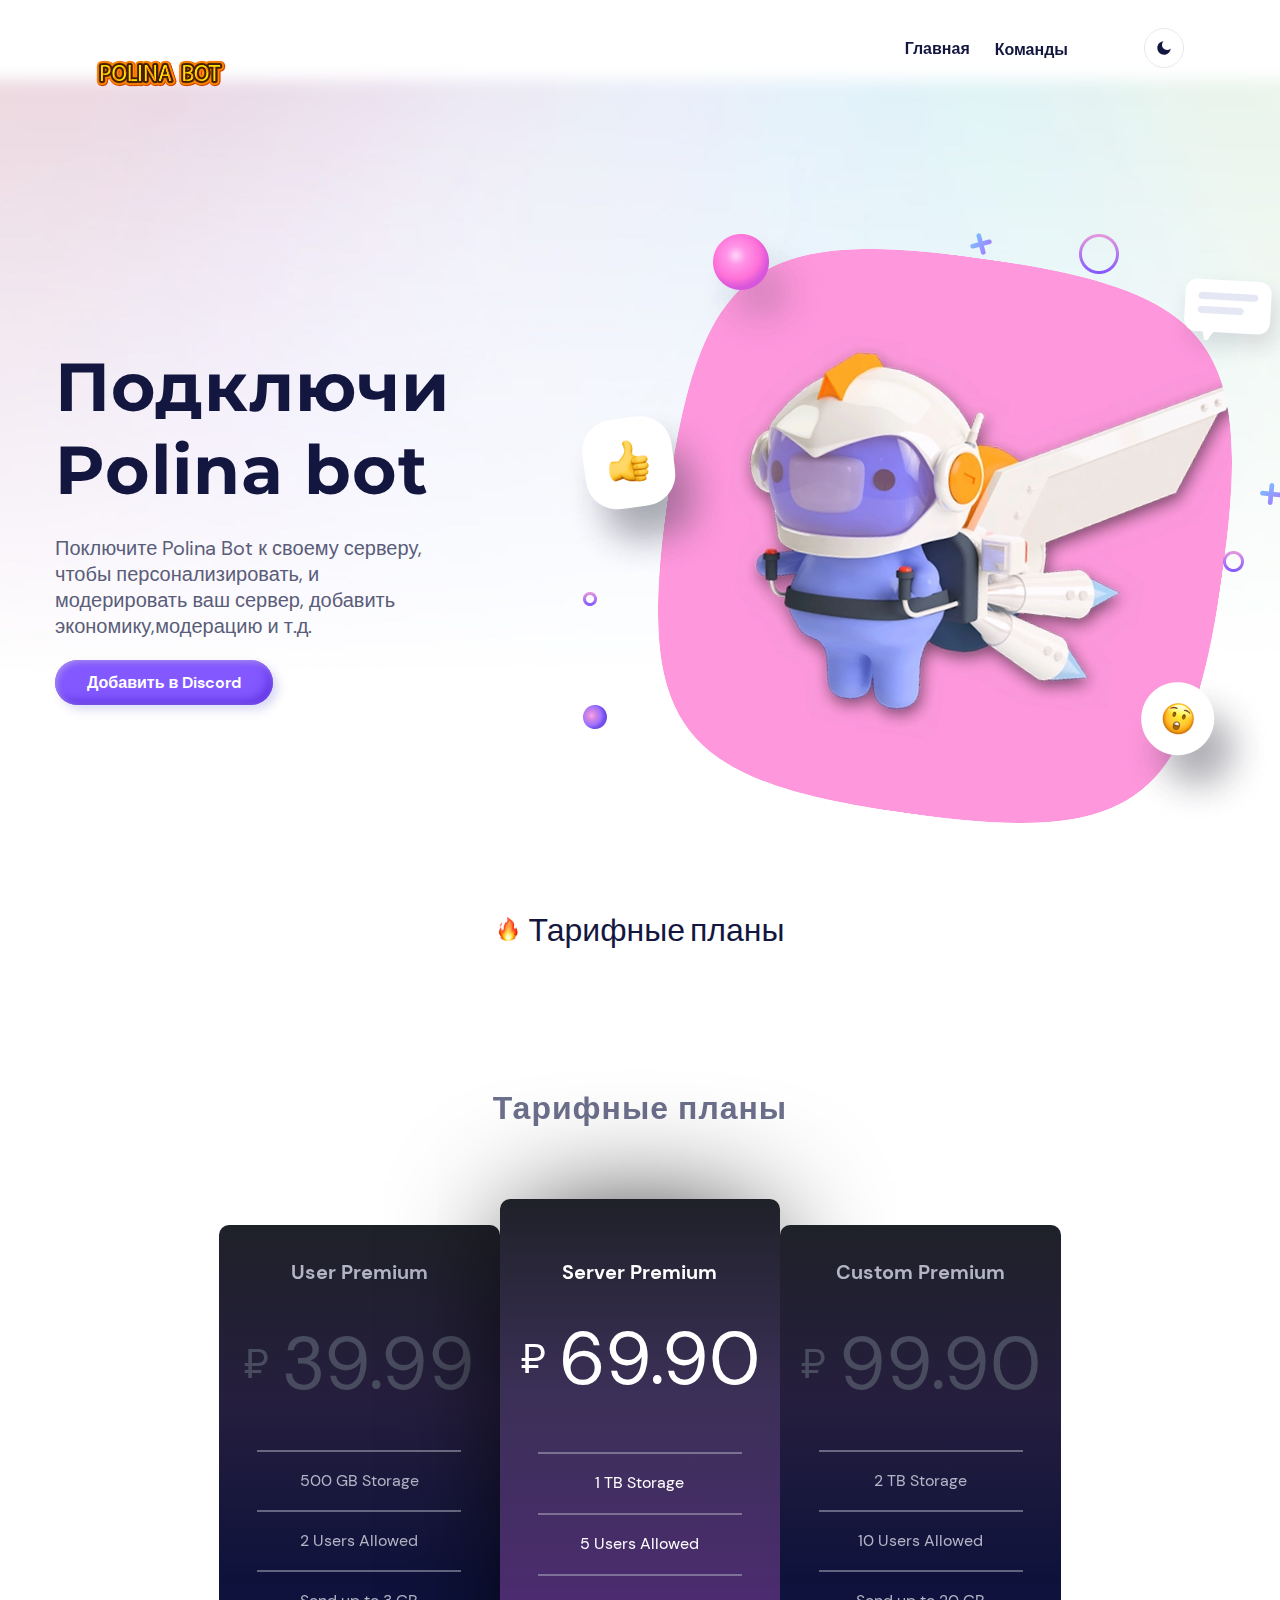
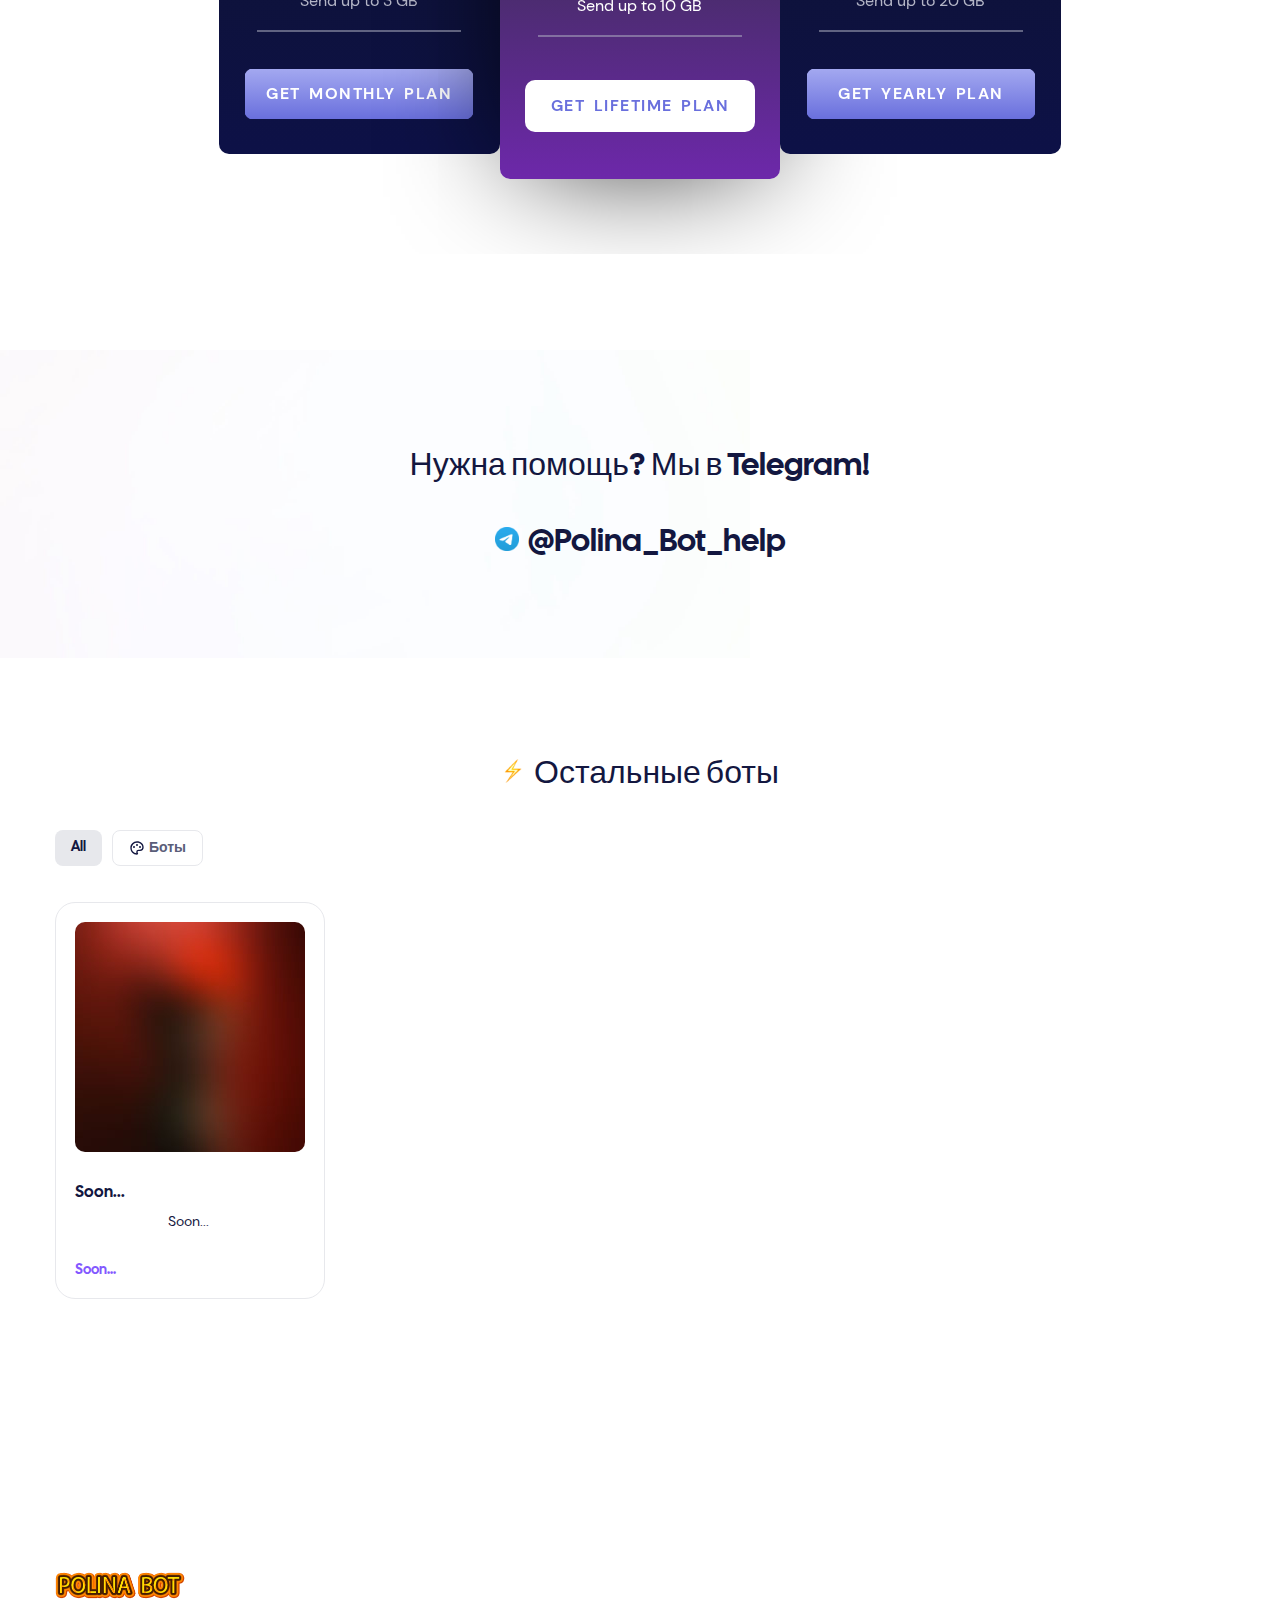
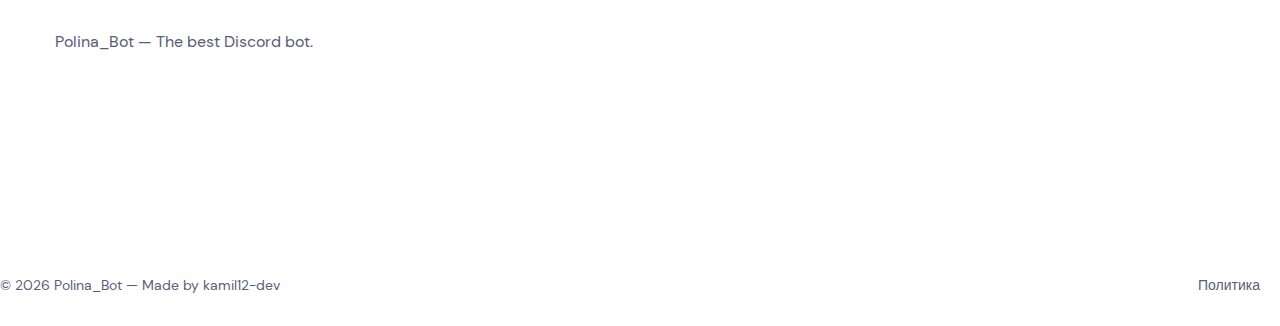
<file: index.html>
﻿<!DOCTYPE html>
<html lang="ru">
  <head itemscope="" itemtype="http://schema.org/">
    <meta charset="utf-8">
    <meta http-equiv="Content-Type" content="text/html; charset=utf-8">
    <meta name="language" content="Russian">
    <!--[if IE]><meta http-equiv="X-UA-Compatible" content="IE=edge,chrome=1" /><![endif]-->
    <meta name="viewport" content="width=device-width, initial-scale=1, maximum-scale=1">

    


    <link rel="preconnect" href="https://fonts.googleapis.com"><link rel="preconnect" href="https://fonts.gstatic.com" crossorigin=""><link href="css2?family=Montserrat:wght@600&display=swap" rel="stylesheet">

    <!-- Css -->
    <link rel="stylesheet" href="static/css/style.css">

    <!-- Dark Mode JS -->
    <script src="static/js/darkMode.bundle.js"></script>

    <!-- Favicons -->
    <link rel="icon" href="static/favicon/favicon.ico" type="image/x-icon">


    <meta name="msapplication-TileColor" content="#ffffff">
    <meta name="msapplication-TileImage" content="/static/favicon/ms-icon-144x144.png">
    <meta name="theme-color" content="#ffffff">
    






<meta name="title" content="Polina_bot — Лучший бот для discord серверов.">
<meta name="description" content="Подключите Polina bot к своему серверу, и получи лучшую модерацию среди ботов в discord">
<meta name="keywords" content="Discord, nitro, купить, нитро, генератор нитро, бесплатно, гарантия, Discord Nitro, Купить нитро, Kube Shop, Магазин нитро, Поставщик нитро, Где купить нитро, Как купить нитро, Магазин дискорд  нитро, Где купить дискорд нитро, Как купить дискорд нитро">
<meta name="robots" content="index, follow">
<title>Polina_Bot | The best Discord bot </title>

  </head>
  <body class="dark:bg-jacarta-900 font-body text-jacarta-500 overflow-x-hidden" itemscope="" itemtype="http://schema.org/WebPage">
    <header class="js-page-header fixed top-0 z-20 w-full backdrop-blur transition-colors">
      <div class="flex items-center px-6 py-6 xl:px-24">
        <!-- Logo -->
        <a href="index.html" class="shrink-0">
          <img src="static/img/logo.png" class="max-h-7 dark:hidden" alt="Kube Shop">
          <img src="static/img/logo_white.png" class="hidden max-h-7 dark:block posit4" alt="Kube Shop">
        </a>

        <!-- search -->

        <!-- Menu / Actions -->
        <div class="js-mobile-menu dark:bg-jacarta-800 invisible fixed inset-0 z-10 ml-auto items-center bg-white opacity-0 lg:visible lg:relative lg:inset-auto lg:flex lg:bg-transparent lg:opacity-100 dark:lg:bg-transparent">
          <!-- Mobile Logo / Menu Close -->
          <div class="t-0 dark:bg-jacarta-800 fixed left-0 z-10 flex w-full items-center justify-between bg-white p-6 lg:hidden">
            <!-- Mobile Logo -->
            <a href="index.htm" class="shrink-0">
              <img src="static/img/logo.png" class="max-h-7 dark:hidden" alt="Xhibiter | NFT Marketplace">
              <img src="static/img/logo_white.png" class="hidden max-h-7 dark:block" alt="Xhibiter | NFT Marketplace">
            </a>

            <!-- Mobile Menu Close -->
            <button class="js-mobile-close border-jacarta-100 hover:bg-accent focus:bg-accent group dark:hover:bg-accent ml-2 flex h-10 w-10 items-center justify-center rounded-full border bg-white transition-colors hover:border-transparent focus:border-transparent dark:border-transparent dark:bg-white/[.15]" aria-label="close mobile menu">
              <svg xmlns="http://www.w3.org/2000/svg" viewbox="0 0 24 24" width="24" height="24" class="fill-jacarta-700 h-4 w-4 transition-colors group-hover:fill-white group-focus:fill-white dark:fill-white">
                <path fill="none" d="M0 0h24v24H0z"></path>
                <path d="M12 10.586l4.95-4.95 1.414 1.414-4.95 4.95 4.95 4.95-1.414 1.414-4.95-4.95-4.95 4.95-1.414-1.414 4.95-4.95-4.95-4.95L7.05 5.636z"></path>
              </svg>
            </button>
          </div>

          <!-- Mobile Search -->
          <form action="search" class="relative mt-24 mb-8 w-full lg:hidden">
            <input type="search" class="text-jacarta-700 placeholder-jacarta-500 focus:ring-accent border-jacarta-100 w-full rounded-2xl border py-3 px-4 pl-10 dark:border-transparent dark:bg-white/[.15] dark:text-white dark:placeholder-white" placeholder="Search">
            <span class="absolute left-0 top-0 flex h-full w-12 items-center justify-center rounded-2xl">
              <svg xmlns="http://www.w3.org/2000/svg" viewbox="0 0 24 24" width="24" height="24" class="fill-jacarta-500 h-4 w-4 dark:fill-white">
                <path fill="none" d="M0 0h24v24H0z"></path>
                <path d="M18.031 16.617l4.283 4.282-1.415 1.415-4.282-4.283A8.96 8.96 0 0 1 11 20c-4.968 0-9-4.032-9-9s4.032-9 9-9 9 4.032 9 9a8.96 8.96 0 0 1-1.969 5.617zm-2.006-.742A6.977 6.977 0 0 0 18 11c0-3.868-3.133-7-7-7-3.868 0-7 3.132-7 7 0 3.867 3.132 7 7 7a6.977 6.977 0 0 0 4.875-1.975l.15-.15z"></path>
              </svg>
            </span>
          </form>

          <!-- Primary Nav -->
          <nav class="navbar w-full">
            <ul class="flex flex-col lg:flex-row">
              <li class="js-nav-dropdown group relative">
                <a href="index.html" class="dropdown-toggle text-jacarta-700 hover:text-accent focus:text-accent dark:hover:text-accent dark:focus:text-accent flex items-center justify-between py-3.5 text-base dark:text-white lg:px-5 posit1" id="navDropdown-1" aria-expanded="false" role="button"><b>Главная</b></a>
                <a href="commands.html" class="dropdown-toggle text-jacarta-700 hover:text-accent focus:text-accent dark:hover:text-accent dark:focus:text-accent flex items-center justify-between py-3.5 text-base dark:text-white lg:px-5 posit2" id="navDropdown-1" aria-expanded="false" role="button"><b>Команды</b></a>
              </li>
            </ul>
          </nav>

          <div class="ml-8 hidden lg:flex xl:ml-12">
            <a href="index.html" class="border-jacarta-100 hover:bg-accent focus:bg-accent group dark:hover:bg-accent js-dark-mode-trigger ml-2 flex h-10 w-10 items-center justify-center rounded-full border bg-white transition-colors hover:border-transparent focus:border-transparent dark:border-transparent dark:bg-white/[.15] posit3">
              <svg xmlns="http://www.w3.org/2000/svg" viewbox="0 0 24 24" width="24" height="24" class="fill-jacarta-700 dark-mode-light h-4 w-4 transition-colors group-hover:fill-white group-focus:fill-white dark:hidden">
                <path fill="none" d="M0 0h24v24H0z"></path>
                <path d="M11.38 2.019a7.5 7.5 0 1 0 10.6 10.6C21.662 17.854 17.316 22 12.001 22 6.477 22 2 17.523 2 12c0-5.315 4.146-9.661 9.38-9.981z"></path>
              </svg>
              <svg xmlns="http://www.w3.org/2000/svg" viewbox="0 0 24 24" width="24" height="24" class="fill-jacarta-700 dark-mode-dark hidden h-4 w-4 transition-colors group-hover:fill-white group-focus:fill-white dark:block dark:fill-white">
                <path fill="none" d="M0 0h24v24H0z"></path>
                <path d="M12 18a6 6 0 1 1 0-12 6 6 0 0 1 0 12zM11 1h2v3h-2V1zm0 19h2v3h-2v-3zM3.515 4.929l1.414-1.414L7.05 5.636 5.636 7.05 3.515 4.93zM16.95 18.364l1.414-1.414 2.121 2.121-1.414 1.414-2.121-2.121zm2.121-14.85l1.414 1.415-2.121 2.121-1.414-1.414 2.121-2.121zM5.636 16.95l1.414 1.414-2.121 2.121-1.414-1.414 2.121-2.121zM23 11v2h-3v-2h3zM4 11v2H1v-2h3z"></path>
              </svg>
            </a>
          </div>
        </div>

        <!-- Mobile Menu Actions -->
        <div class="ml-auto flex lg:hidden">

          <!-- Dark Mode -->
          <a href="#" class="js-dark-mode-trigger border-jacarta-100 hover:bg-accent dark:hover:bg-accent focus:bg-accent group ml-2 flex h-10 w-10 items-center justify-center rounded-full border bg-white transition-colors hover:border-transparent focus:border-transparent dark:border-transparent dark:bg-white/[.15]">
            <svg xmlns="http://www.w3.org/2000/svg" viewbox="0 0 24 24" width="24" height="24" class="fill-jacarta-700 dark-mode-light h-4 w-4 transition-colors group-hover:fill-white group-focus:fill-white dark:hidden">
              <path fill="none" d="M0 0h24v24H0z"></path>
              <path d="M11.38 2.019a7.5 7.5 0 1 0 10.6 10.6C21.662 17.854 17.316 22 12.001 22 6.477 22 2 17.523 2 12c0-5.315 4.146-9.661 9.38-9.981z"></path>
            </svg>
            <svg xmlns="http://www.w3.org/2000/svg" viewbox="0 0 24 24" width="24" height="24" class="fill-jacarta-700 dark-mode-dark hidden h-4 w-4 transition-colors group-hover:fill-white group-focus:fill-white dark:block dark:fill-white">
              <path fill="none" d="M0 0h24v24H0z"></path>
              <path d="M12 18a6 6 0 1 1 0-12 6 6 0 0 1 0 12zM11 1h2v3h-2V1zm0 19h2v3h-2v-3zM3.515 4.929l1.414-1.414L7.05 5.636 5.636 7.05 3.515 4.93zM16.95 18.364l1.414-1.414 2.121 2.121-1.414 1.414-2.121-2.121zm2.121-14.85l1.414 1.415-2.121 2.121-1.414-1.414 2.121-2.121zM5.636 16.95l1.414 1.414-2.121 2.121-1.414-1.414 2.121-2.121zM23 11v2h-3v-2h3zM4 11v2H1v-2h3z"></path>
            </svg>
          </a>

          <!-- Mobile Menu Toggle -->
          <button class="js-mobile-toggle border-jacarta-100 hover:bg-accent dark:hover:bg-accent focus:bg-accent group ml-2 flex h-10 w-10 items-center justify-center rounded-full border bg-white transition-colors hover:border-transparent focus:border-transparent dark:border-transparent dark:bg-white/[.15]" aria-label="open mobile menu">
            <svg xmlns="http://www.w3.org/2000/svg" viewbox="0 0 24 24" width="24" height="24" class="fill-jacarta-700 h-4 w-4 transition-colors group-hover:fill-white group-focus:fill-white dark:fill-white">
              <path fill="none" d="M0 0h24v24H0z"></path>
              <path d="M18 18v2H6v-2h12zm3-7v2H3v-2h18zm-3-7v2H6V4h12z"></path>
            </svg>
          </button>
        </div>
      </div>
    </header>



    

    <main>
      <!-- Hero -->
      <section class="relative pb-10 pt-20 md:pt-32 lg:h-[88vh]">
        <picture class="pointer-events-none absolute inset-x-0 top-0 -z-10 dark:hidden">
          <img src="static/img/gradient.jpg" alt="gradient" class="stretch">
        </picture>
        <picture class="pointer-events-none absolute inset-x-0 top-0 -z-10 hidden dark:block">
          <img src="static/img/gradient_dark.jpg" alt="gradient dark" class="stretch">
        </picture>

        <div class="container h-full">
          <div class="grid h-full items-center gap-4 md:grid-cols-12">
            <div class="col-span-6 flex h-full flex-col items-center justify-center py-10 md:items-start md:py-20 xl:col-span-4">
              <h1 class="text-jacarta-700 font-roboto mb-6 text-center text-5xl dark:text-white md:text-left lg:text-6xl xl:text-7xl">
				Подключи Polina bot
              </h1>
              <p class="dark:text-jacarta-300 mb-8 text-center text-lg md:text-left">
                Поключите Polina Bot к своему серверу, чтобы персонализировать, и модерировать ваш сервер, добавить экономику,модерацию и т.д.
              </p>
              <div class="">
                <a href="https://discord.com/api/oauth2/authorize?client_id=1023602153694183475&permissions=8&scope=bot" target="_blank" class="bg-accent shadow-accent-volume hover:bg-accent-dark w-36 rounded-full py-3 px-8 text-center font-semibold text-white transition-all">
                  Добавить в Discord
                </a>
<!--                <a-->
<!--                  href="collections.html"-->
<!--                  class="text-accent shadow-white-volume hover:bg-accent-dark hover:shadow-accent-volume w-36 rounded-full bg-white py-3 px-8 text-center font-semibold transition-all hover:text-white"-->
<!--                >-->
<!--                  Категории-->
<!--                </a>-->
              </div>
            </div>

            <!-- Hero image -->
            <div class="col-span-6 xl:col-span-8">
              <div class="relative text-center md:pl-8 md:text-right">
                <svg viewbox="0 0 200 200" xmlns="http://www.w3.org/2000/svg" class="mt-8 inline-block w-72 rotate-[8deg] sm:w-full lg:w-[24rem] xl:w-[35rem]">
                  <defs>
                    <clippath id="clipping" clippathunits="userSpaceOnUse">
                      <path d="
                    M 0, 100
                    C 0, 17.000000000000004 17.000000000000004, 0 100, 0
                    S 200, 17.000000000000004 200, 100
                        183, 200 100, 200
                        0, 183 0, 100
                " fill="#9446ED"></path>
                    </clippath>
                  </defs>
                  <g clip-path="url(#clipping)">
                    <!-- Bg image -->
                    <image href="static/img/hero/hero_1.webp" width="200" height="200" clip-path="url(#clipping)"></image>
                  </g>
                </svg>
                <img src="static/img/hero/3D_elements_1.webp" alt="" class="animate-fly absolute top-0 md:-right-[10%]">
              </div>
            </div>
          </div>
        </div>
      </section>
      <!-- end hero -->

      <!-- Hot Bids -->
      <section class="pt-10 pb-24">
        <div id="nitro"></div>
        <div class="container">
          <h2 class="font-display text-jacarta-700 mb-8 text-center text-3xl dark:text-white">
            <span class="mr-1 inline-block h-6 w-6 bg-contain bg-center text-xl" style="
                background-image: url(npm/emoji-datasource-apple@7.0.2/img/apple/64/1f525.png);
              "></span>
            Тарифные планы
          </h2>

          <div class="relative">
            <!-- Slider -->
            <div class="swiper card-slider-4-columns !py-5">

              <div class="swiper-wrapper">
                <!-- Slides -->
                
                
                
                
                <main>

    <h1> Тарифные планы</h1>

    <!-- Toggle Section -->
    


    <section class="pricing-container">
      <!-- Container 1 -->
      <article class="pricing container-1">
        <h2>User Premium</h2>
        <p class="price-3"><span class="dollar-sign">&#8381;</span>39.99</p>
        <ul>
         <hr>
          <li> 500 GB Storage</li>
            <hr>
          <li> 2 Users Allowed</li>
 <hr>
          <li> Send up to 3 GB</li>
 <hr>
        </ul>
        <button>Get  Monthly plan</button>
      </article>
      <!-- Container 2 -->
      <article class="pricing container-2">
        <h2>Server Premium</h2>
        <p class="price-2"> <span class="dollar-sign">&#8381;</span>69.90</p>
        <ul>
       <hr>
          <li> 1 TB Storage</li>
  <hr>
          <li> 5 Users Allowed</li>
   <hr>
          <li> Send up to 10 GB</li>
 <hr>
        </ul>
        <button>Get  Lifetime plan</button>
      </article>
      <!-- Container 3 -->
      <article class="pricing container-3">
        <h2>Custom Premium</h2>
        <p class="price-2"> <span class="dollar-sign">&#8381;</span>99.90</p>
        <ul>
  <hr>
          <li> 2 TB Storage</li>
       <hr>
          <li>10 Users Allowed</li>
        <hr>
          <li> Send up to 20 GB</li>
 <hr>
        </ul>
        <button>Get  Yearly plan</button>
      </article>
    </section>
  </main>
                
                
                
                
<style type="text/css">
  @import url("https://fonts.googleapis.com/css2?family=Montserrat:wght@700&display=swap");

:root {
  --gradient: hsl(236, 72%, 79%), hsl(237, 63%, 64%);
  --purple: hsl(237, 63%, 64%);
  --very-light-grayish-blue: hsl(240, 78%, 98%);
  --light-grayish-blue: hsl(234, 14%, 74%);
  --grayish-blue: hsl(233, 13%, 49%);
  --dark-grayish-blue: hsl(232, 13%, 33%);
  --white: white;
  --body-font: "Montserrat", sans-serif;
}








main {
  width: 100%;
  margin: 0 auto;
  text-align: center;
  margin-top: 5rem;
  margin-bottom: 5rem;
}

h1 {
  color: var(--grayish-blue);
  font-size: 2rem;
  font-weight: 700;
  letter-spacing: 1px;
}

/* Toggle Section */
.toggle-section {
  display: inline-flex;
  flex-direction: row;
  gap: 1.9rem;
  margin: 0 auto;
  margin-top: 2.6rem;
  align-items: center;
}

.toggle-area {
  position: relative;
  display: inline-flex;
  align-items: center;
  cursor: pointer;
  width: 3.8rem;
  height: 2.3rem;
  border-radius: 25px;
  background: linear-gradient(var(--gradient));
}

.toggle-btn {
  cursor: pointer;
  position: relative;
  width: 1.7rem;
  height: 1.7rem;
  margin: 5%;
  border-radius: 50%;
  background-color: var(--very-light-grayish-blue);
}

.toggle-area.monthly {
  justify-content: flex-end;
  align-content: flex-end;
}

.toggle-area.anually {
  justify-content: flex-start;
  align-content: flex-start;
}

.toggle-section p {
  color: var(--light-grayish-blue);
}

/* Pricing Section */

.pricing-container {
  display: grid;
  width: 72%;
  grid-template-columns: repeat(3, 1fr);
  margin: 0 auto;
  margin-top: 5.8rem;
}

.pricing {
  display: grid;
  grid-template-columns: 1fr;
  align-items: center;
  border-radius: 10px;
  padding: 2.1rem 0.8rem;
}

.container-2 {
  background: linear-gradient(to bottom, #1f2129, #3b3057, #4a2c6d, #6d28aa);


  color: var(--white);
  margin-top: -1.6rem;
  margin-bottom: -1.6rem;
  box-shadow: rgba(0, 0, 0, 1) 0px 0px 128px -24px;

}
.container-1,
.container-3 {
  background: linear-gradient(to bottom, #1f2129, #251e3e, #0e123b, #0d1147);

  gap: 1.3rem;
}

.pricing h2 {
  font-size: 1.23rem;
  font-weight: 700;
}
.container-2 h2 {
  padding-top: 12px;
}

.container-1 h2,
.container-1 li,
.container-3 h2,
.container-3 li {
  color: var(--light-grayish-blue);
}
.pricing p {
  display: flex;
  align-items: center;
  gap: 13px;
  margin: 0 auto;
  font-size: 4.6rem;
}

.dollar-sign {
  font-size: 2.6rem;
}

.container-1 p,
.container-3 p {
  color: var(--dark-grayish-blue);
}

.container-2 p {
  margin-top: -11px;
}

hr {
  width: 80%;
  border-width: 0.5px;
  margin: 0 auto;
  border-color: transparent;
  border-color: var(--light-grayish-blue);
  border-style: solid;
  opacity: 0.5;
}
.pricing ul {
  list-style: none;
  margin-top: 10px;
}

.pricing ul li {
  padding: 1.06rem;
}

.container-2 ul li {
  padding: 1.1rem;
}

.pricing button {
  cursor: pointer;
  width: 90%;
  margin: 0 auto;
  margin-top: 1rem;
  border-radius: 10px;
  border-color: transparent;
  border-style: solid;
  border-width: 1px;
  padding: 0.8rem;
  text-transform: uppercase;
  letter-spacing: 1.5px;
  word-spacing: 3px;
  font-weight: 700;
  text-align: center;
}

.container-2 button {
  color: var(--purple);
  background-color: var(--white);
}
.container-1 button,
.container-3 button {
  color: var(--white);
  background: linear-gradient(var(--gradient));
  background-repeat: no-repeat;
}

@media (hover: hover) {
  .container-1 button:hover,
  .container-3 button:hover {
    background: transparent;
    border-color: var(--light-grayish-blue);
    color: var(--purple);
    border-width: 1px;
  }
  .container-2 button:hover {
    background-color: transparent;
    border-color: var(--white);
    color: var(--white);
    border-width: 1px;
  }
}

@media screen and (max-width: 1025px) {
  .pricing-container {
    width: 50%;
    grid-template-columns: 1fr;
    margin-top: 5.8rem;
    gap: 5rem;
  }

  .container-2 {
    margin-top: initial;
    margin-bottom: initial;
  }
  .container-2 ul li {
    padding: 1.06rem;
  }

  .container-2 h2 {
    padding-top: initial;
  }
  .container-2 p {
    margin-top: initial;
  }
}

@media screen and (max-width: 800px) {
  body {
    background-size: 80%, 26.5%;
    background-position: top 0 right -10rem, bottom -4.7rem left -1.9rem;
  }
  .pricing-container {
    width: 60%;
  }
}

@media screen and (max-width: 600px) {
  .pricing-container {
    width: 90%;
  }
}

</style>

              </div>
            </div>

            <!-- Slider Navigation -->
            <div class="group swiper-button-prev shadow-white-volume absolute top-1/2 -left-4 z-10 -mt-6 flex h-12 w-12 cursor-pointer items-center justify-center rounded-full bg-white p-3 text-base sm:-left-6">
              <svg xmlns="http://www.w3.org/2000/svg" viewbox="0 0 24 24" width="24" height="24" class="fill-jacarta-700 group-hover:fill-accent">
                <path fill="none" d="M0 0h24v24H0z"></path>
                <path d="M10.828 12l4.95 4.95-1.414 1.414L8 12l6.364-6.364 1.414 1.414z"></path>
              </svg>
            </div>
            <div class="group swiper-button-next shadow-white-volume absolute top-1/2 -right-4 z-10 -mt-6 flex h-12 w-12 cursor-pointer items-center justify-center rounded-full bg-white p-3 text-base sm:-right-6">
              <svg xmlns="http://www.w3.org/2000/svg" viewbox="0 0 24 24" width="24" height="24" class="fill-jacarta-700 group-hover:fill-accent">
                <path fill="none" d="M0 0h24v24H0z"></path>
                <path d="M13.172 12l-4.95-4.95 1.414-1.414L16 12l-6.364 6.364-1.414-1.414z"></path>
              </svg>
            </div>
          </div>
        </div>
      </section>
      <!-- end hot bids -->

      <!-- Top Collections -->
      <section class="dark:bg-jacarta-800 relative py-24">
        <picture class="pointer-events-none absolute inset-0 -z-10 dark:hidden">
          <img src="static/img/gradient_light.jpg" alt="gradient" class="h-full">
        </picture>
        <div class="container">
          <div class="font-display text-jacarta-700 mb-02 text-center text-3xl dark:text-white">
            <h2 class="inline">Нужна помощь? Мы в Telegram!<br><br></h2>
            <span class="mr-1 inline-block h-6 w-6 bg-contain bg-center text-xl" style="background-image: url(static/img/tg_1.webp); "></span>
            <h2 class="inline"><a href="https://t.me/Kamil_Tinkov_msk">@Polina_Bot_help<h2>
          </h2></a></h2></div>
          
        </div>
      </section>
      <!-- end top collections -->

      <!-- Trending Categories -->
      <section class="py-24">
        <div class="container">
          <h2 class="font-display text-jacarta-700 mb-8 text-center text-3xl dark:text-white">
            <span class="mr-1 inline-block h-6 w-6 bg-contain bg-center text-xl" style="
                background-image: url(npm/emoji-datasource-apple@7.0.2/img/apple/64/26a1.png);
              "></span>
            Остальные боты
          </h2>

          <!-- Filter -->
          <div class="mb-8 flex flex-wrap items-center justify-between">
            <ul class="flex flex-wrap items-center">
              <li class="my-1 mr-2.5">
                <a href="#" class="dark:bg-jacarta-700 group dark:hover:bg-accent hover:bg-accent bg-jacarta-100 font-display text-jacarta-700 flex h-9 items-center justify-center rounded-lg px-4 text-sm font-semibold transition-colors hover:border-transparent hover:text-white dark:text-white">All</a>
              </li>
              <li class="my-1 mr-2.5">
                <a href="#" class="dark:border-jacarta-600 dark:bg-jacarta-900 dark:hover:bg-accent group hover:bg-accent border-jacarta-100 font-display text-jacarta-500 flex h-9 items-center rounded-lg border bg-white px-4 text-sm font-semibold transition-colors hover:border-transparent hover:text-white dark:text-white dark:hover:border-transparent dark:hover:text-white">
                  <svg xmlns="http://www.w3.org/2000/svg" viewbox="0 0 24 24" width="24" height="24" class="fill-jacarta-700 dark:fill-jacarta-100 mr-1 h-4 w-4 transition-colors group-hover:fill-white">
                    <path fill="none" d="M0 0h24v24H0z"></path>
                    <path d="M12 2c5.522 0 10 3.978 10 8.889a5.558 5.558 0 0 1-5.556 5.555h-1.966c-.922 0-1.667.745-1.667 1.667 0 .422.167.811.422 1.1.267.3.434.689.434 1.122C13.667 21.256 12.9 22 12 22 6.478 22 2 17.522 2 12S6.478 2 12 2zm-1.189 16.111a3.664 3.664 0 0 1 3.667-3.667h1.966A3.558 3.558 0 0 0 20 10.89C20 7.139 16.468 4 12 4a8 8 0 0 0-.676 15.972 3.648 3.648 0 0 1-.513-1.86zM7.5 12a1.5 1.5 0 1 1 0-3 1.5 1.5 0 0 1 0 3zm9 0a1.5 1.5 0 1 1 0-3 1.5 1.5 0 0 1 0 3zM12 9a1.5 1.5 0 1 1 0-3 1.5 1.5 0 0 1 0 3z"></path>
                  </svg>
                  <span>Боты</span>
                </a>
              </li>
            </ul>
          </div>

          <!-- Grid -->
          <div class="grid grid-cols-1 gap-[1.875rem] md:grid-cols-2 lg:grid-cols-4">
            <article>
              <div class="dark:bg-jacarta-700 dark:border-jacarta-700 border-jacarta-100 block rounded-[1.25rem] border bg-white p-[1.1875rem] transition-shadow hover:shadow-lg">
                <figure class="relative">
                  <a href="#">
                    <img src="static/img/products/item_5.jpg" alt="item 5" class="w-full rounded-[0.625rem]" loading="lazy">
                  </a>
                <div class="mt-7 flex items-center justify-between">
                  <a href="#">
                    <span class="font-display text-jacarta-700 hover:text-accent text-base dark:text-white">Soon...</span>
                  </a>

                </div>
                <div class="mt-2 text-sm">
                  <span class="dark:text-jacarta-200 text-jacarta-700 mr-1">Soon...</span>
                </div>

                <div class="mt-8 flex items-center justify-between">
                  <button class="text-accent font-display text-sm font-semibold" data-bs-toggle="modal" data-bs-target="#buyNowModal">
                    Soon...
                  </button>
                </div>
              </figure></div>
            </article>

          </div>
        </div>
      </section>
      <!-- end trending categories -->

      
      <!-- end process / newsletter -->
    </main>




    <script src="static/js/app.bundle.js"></script>
    <footer class="dark:bg-jacarta-900 page-footer bg-white">
      <div class="container">
        <div class="grid grid-cols-6 gap-x-7 gap-y-14 pt-24 pb-12 md:grid-cols-12">
          <div class="col-span-3 md:col-span-4">
            <!-- Logo -->
            <a href="index.htm" class="mb-6 inline-block">
              <img src="static/img/logo.png" class="max-h-7 dark:hidden" alt="Kube Shop">
              <img src="static/img/logo_white.png" class="hidden max-h-7 dark:block" alt="Kube Shop">
            </a>
            <p class="dark:text-jacarta-300 mb-12">
              Polina_Bot — The best Discord bot.
            </p>
            <!-- Socials -->
<!--            <div class="flex space-x-5">-->
<!--              <a href="#" class="group">-->
<!--                <svg-->
<!--                  aria-hidden="true"-->
<!--                  focusable="false"-->
<!--                  data-prefix="fab"-->
<!--                  data-icon="discord"-->
<!--                  class="group-hover:fill-accent fill-jacarta-300 h-5 w-5 dark:group-hover:fill-white"-->
<!--                  role="img"-->
<!--                  xmlns="http://www.w3.org/2000/svg"-->
<!--                  viewBox="0 0 640 512"-->
<!--                >-->
<!--                  <path-->
<!--                    d="M524.531,69.836a1.5,1.5,0,0,0-.764-.7A485.065,485.065,0,0,0,404.081,32.03a1.816,1.816,0,0,0-1.923.91,337.461,337.461,0,0,0-14.9,30.6,447.848,447.848,0,0,0-134.426,0,309.541,309.541,0,0,0-15.135-30.6,1.89,1.89,0,0,0-1.924-.91A483.689,483.689,0,0,0,116.085,69.137a1.712,1.712,0,0,0-.788.676C39.068,183.651,18.186,294.69,28.43,404.354a2.016,2.016,0,0,0,.765,1.375A487.666,487.666,0,0,0,176.02,479.918a1.9,1.9,0,0,0,2.063-.676A348.2,348.2,0,0,0,208.12,430.4a1.86,1.86,0,0,0-1.019-2.588,321.173,321.173,0,0,1-45.868-21.853,1.885,1.885,0,0,1-.185-3.126c3.082-2.309,6.166-4.711,9.109-7.137a1.819,1.819,0,0,1,1.9-.256c96.229,43.917,200.41,43.917,295.5,0a1.812,1.812,0,0,1,1.924.233c2.944,2.426,6.027,4.851,9.132,7.16a1.884,1.884,0,0,1-.162,3.126,301.407,301.407,0,0,1-45.89,21.83,1.875,1.875,0,0,0-1,2.611,391.055,391.055,0,0,0,30.014,48.815,1.864,1.864,0,0,0,2.063.7A486.048,486.048,0,0,0,610.7,405.729a1.882,1.882,0,0,0,.765-1.352C623.729,277.594,590.933,167.465,524.531,69.836ZM222.491,337.58c-28.972,0-52.844-26.587-52.844-59.239S193.056,219.1,222.491,219.1c29.665,0,53.306,26.82,52.843,59.239C275.334,310.993,251.924,337.58,222.491,337.58Zm195.38,0c-28.971,0-52.843-26.587-52.843-59.239S388.437,219.1,417.871,219.1c29.667,0,53.307,26.82,52.844,59.239C470.715,310.993,447.538,337.58,417.871,337.58Z"-->
<!--                  ></path>-->
<!--                </svg>-->
<!--              </a>-->
<!--            </div>-->
          </div>

          

          
<!--              <li>-->
<!--                <a href="#" class="hover:text-accent dark:hover:text-white">About</a>-->
<!--              </li>-->
<!--              <li>-->
<!--                <a href="#" class="hover:text-accent dark:hover:text-white">Contact Us</a>-->
<!--              </li>-->
<!--              <li>-->
<!--                <a href="#" class="hover:text-accent dark:hover:text-white">Our Blog</a>-->
<!--              </li>-->
<!--              <li>-->
<!--                <a href="#" class="hover:text-accent dark:hover:text-white">FAQ</a>-->
<!--              </li>-->
<!--            </ul>-->
          </ul></div>

          <div class="col-span-full sm:col-span-3 md:col-span-2 posit5">
            <h3 class="font-display text-jacarta-700 mb-6 text-sm dark:text-white">Страницы</h3>
            <ul class="dark:text-jacarta-300 flex flex-col space-y-1">
              <li>
                <a href="index.htm" class="hover:text-accent dark:hover:text-white">Главная</a>
              </li>
              <li>
                <a href="commands.html" class="hover:text-accent dark:hover:text-white">Команды</a>
              </li>
<!--              <li>-->
<!--                <a href="#" class="hover:text-accent dark:hover:text-white">Author Profile</a>-->
<!--              </li>-->
<!--              <li>-->
<!--                <a href="#" class="hover:text-accent dark:hover:text-white">Create Item</a>-->
<!--              </li>-->
<!--            </ul>-->
          </ul></div>
        </div>
        <div class="flex flex-col items-center justify-between space-y-2 py-8 sm:flex-row sm:space-y-0">
          <span class="dark:text-jacarta-400 text-sm">&copy;
            <script>
              document.write(new Date().getFullYear())
            </script>
            Polina_Bot — Made by
            <a href="https://github.com/kamil12-dev" class="hover:text-accent">kamil12-dev</a></span>
          <ul class="dark:text-jacarta-400 flex flex-wrap space-x-4 text-sm">
<!--            <li>-->
<!--              <a href="#" class="hover:text-accent">Terms and conditions</a>-->
<!--            </li>-->
            <li><a href="poltece.html" class="hover:text-accent posit6">Политика</a></li>
          </ul>
        </div>
      </div>
    </footer>

  </body>
</html>
</file>
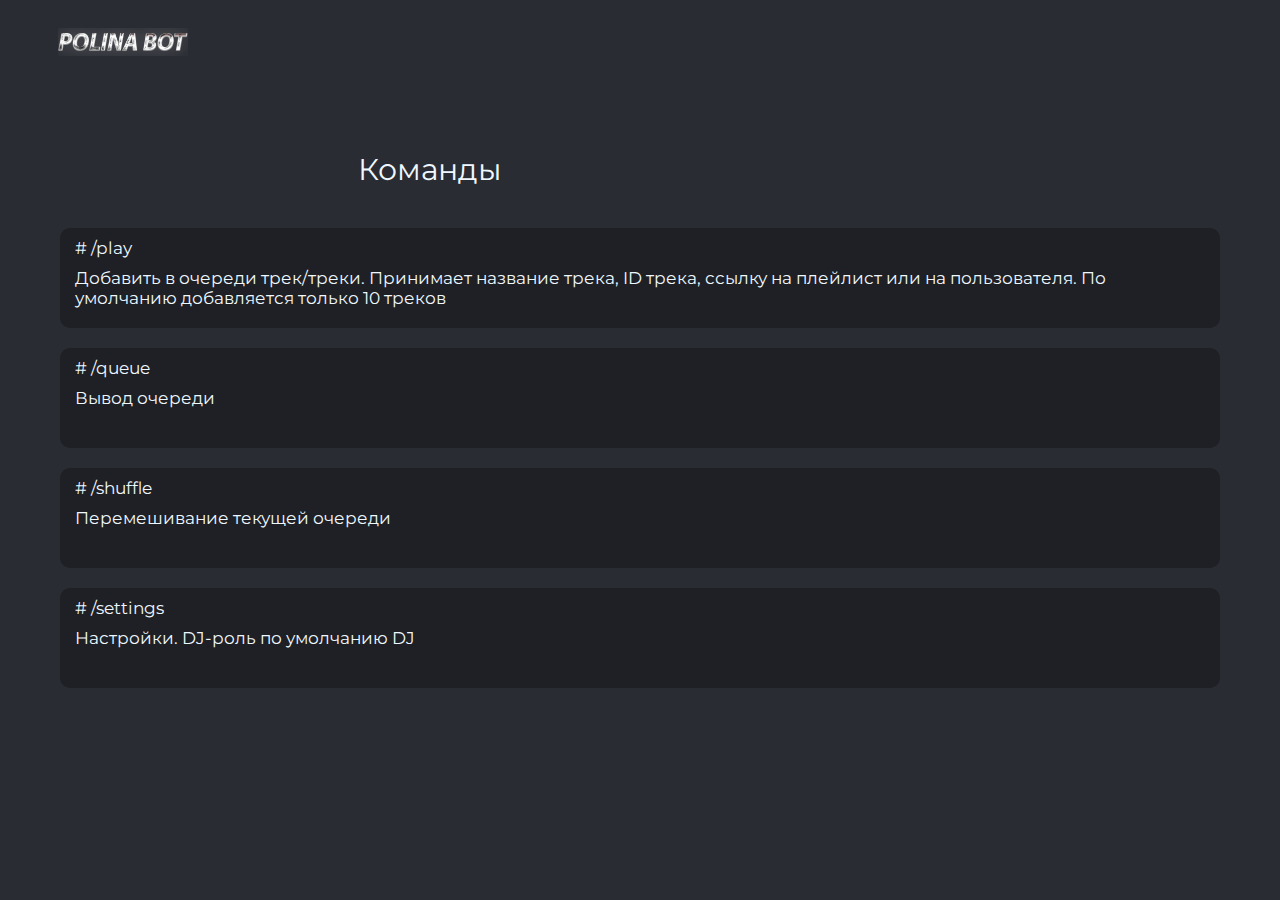
<file: commands.html>
<!DOCTYPE html>
<html lang="ru">
<head>
    <meta charset="UTF-8">
    <meta http-equiv="X-UA-Compatible" content="IE=edge">
    <meta name="viewport" content="width=device-width, initial-scale=1.0">
    <title>Команды бота</title>
    <link rel="stylesheet" href="styleone.css">
</head>
<body>
    <header>
        <a class="polinabot" href="index.html"><img src="huy/img/logo_white.png" title="О боте" href="index.html"></a>
        <a class="glav" href="index.html">Главная</a>

    </header>
    <div class="comd">  
        <div class="cmd">Команды</div>
    </div>
    <div class="cmds">
        <div class="one">
            <div class="padding">
                <div><span>#</span> <span>/play</span></div>
                <div class="tet">Добавить в очереди трек/треки. Принимает название трека, ID трека, ссылку на плейлист или на пользователя. По умолчанию добавляется только 10 треков</div>
            </div>
        </div>
        <div class="two">
            <div class="padding">
                <div><span >#</span> <span>/queue</span></div>
                <div class="tet">Вывод очереди</div>
            </div>
        </div>
        <div class="three">
            <div class="padding">
                <div><span >#</span> <span>/shuffle</span></div>
                <div class="tet">Перемешивание текущей очереди</div>
            </div>
        </div>
        <div class="four">
            <div class="padding">
                <div><span >#</span> <span>/settings</span></div>
                <div class="tet">Настройки. DJ-роль по умолчанию DJ</div>
            </div>
        </div>
        <div class="five"></div>
        <div class="six"></div>
        <div class="seven"></div>
        <div class="eight"></div>
        <div class="nine"></div>
        <div class="ten"></div>
        <div class="eleven"></div>
        <div class="twelve"></div>
        <div class="thirteen"></div>
        <div class="fourteen"></div>
        <div class="fifteen"></div>
        <div class="sixteen"></div>
        <div class="seventeen"></div>
        <div class="eighteen"></div>
    </div>
</body>
</html>
</file>
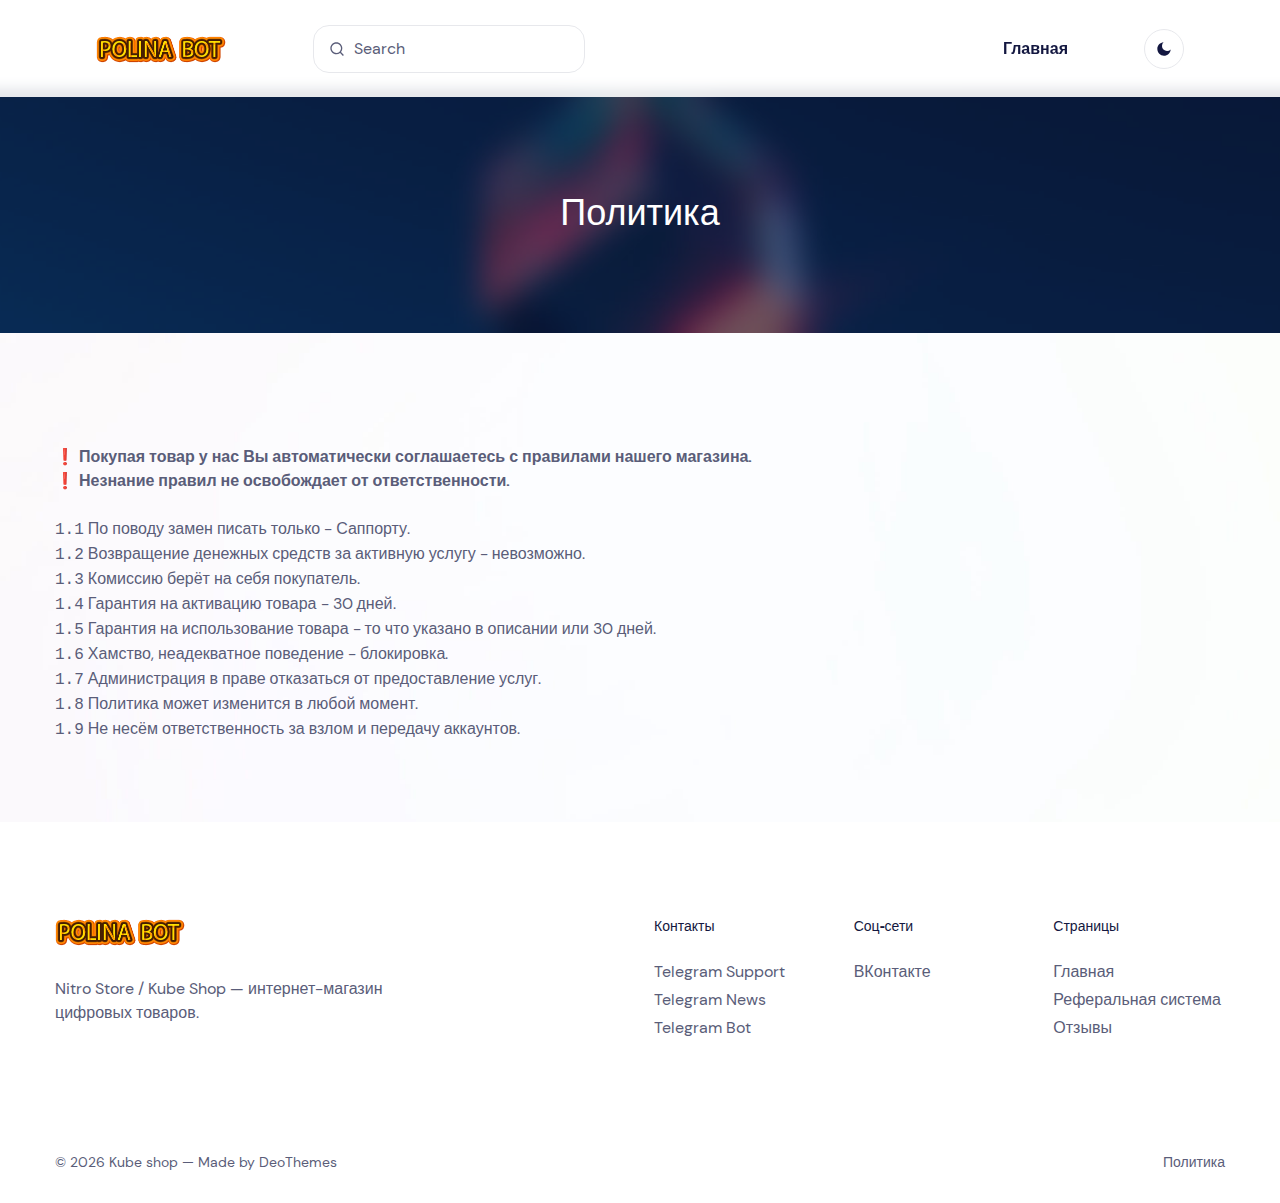
<file: poltece.html>
﻿<!DOCTYPE html>
<html lang="ru">
  <head itemscope="" itemtype="http://schema.org/">
    <meta charset="utf-8">
    <meta http-equiv="Content-Type" content="text/html; charset=utf-8">
    <meta name="language" content="Russian">
    <!--[if IE]><meta http-equiv="X-UA-Compatible" content="IE=edge,chrome=1" /><![endif]-->
    <meta name="viewport" content="width=device-width, initial-scale=1, maximum-scale=1">

    


    <link rel="preconnect" href="https://fonts.googleapis.com"><link rel="preconnect" href="https://fonts.gstatic.com" crossorigin=""><link href="css2?family=Montserrat:wght@600&display=swap" rel="stylesheet">

    <!-- Css -->
    <link rel="stylesheet" href="static/css/style.css">

    <!-- Dark Mode JS -->
    <script src="static/js/darkMode.bundle.js"></script>

    <!-- Favicons -->
    <link rel="icon" href="static/favicon/favicon.ico" type="image/x-icon">


    <meta name="msapplication-TileColor" content="#ffffff">
    <meta name="msapplication-TileImage" content="/static/favicon/ms-icon-144x144.png">
    <meta name="theme-color" content="#ffffff">
    
<meta name="title" content="Kube Shop — Политика.">
<title>Политика</title>

  </head>
  <body class="dark:bg-jacarta-900 font-body text-jacarta-500 overflow-x-hidden" itemscope="" itemtype="http://schema.org/WebPage">
    <header class="js-page-header fixed top-0 z-20 w-full backdrop-blur transition-colors">
      <div class="flex items-center px-6 py-6 xl:px-24">
        <!-- Logo -->
        <a href="index.htm" class="shrink-0">
          <img src="static/img/logo.png" class="max-h-7 dark:hidden" alt="Kube Shop">
          <img src="static/img/logo_white.png" class="hidden max-h-7 dark:block" alt="Kube Shop">
        </a>

        <!-- Search -->
        <form action="search" class="relative ml-12 mr-8 hidden basis-3/12 lg:block xl:ml-[8%]">
          <input type="search" class="text-jacarta-700 placeholder-jacarta-500 focus:ring-accent border-jacarta-100 w-full rounded-2xl border py-[0.6875rem] px-4 pl-10 dark:border-transparent dark:bg-white/[.15] dark:text-white dark:placeholder-white" placeholder="Search">
          <span class="absolute left-0 top-0 flex h-full w-12 items-center justify-center rounded-2xl">
            <svg xmlns="http://www.w3.org/2000/svg" viewbox="0 0 24 24" width="24" height="24" class="fill-jacarta-500 h-4 w-4 dark:fill-white">
              <path fill="none" d="M0 0h24v24H0z"></path>
              <path d="M18.031 16.617l4.283 4.282-1.415 1.415-4.282-4.283A8.96 8.96 0 0 1 11 20c-4.968 0-9-4.032-9-9s4.032-9 9-9 9 4.032 9 9a8.96 8.96 0 0 1-1.969 5.617zm-2.006-.742A6.977 6.977 0 0 0 18 11c0-3.868-3.133-7-7-7-3.868 0-7 3.132-7 7 0 3.867 3.132 7 7 7a6.977 6.977 0 0 0 4.875-1.975l.15-.15z"></path>
            </svg>
          </span>
        </form>

        <!-- Menu / Actions -->
        <div class="js-mobile-menu dark:bg-jacarta-800 invisible fixed inset-0 z-10 ml-auto items-center bg-white opacity-0 lg:visible lg:relative lg:inset-auto lg:flex lg:bg-transparent lg:opacity-100 dark:lg:bg-transparent">
          <!-- Mobile Logo / Menu Close -->
          <div class="t-0 dark:bg-jacarta-800 fixed left-0 z-10 flex w-full items-center justify-between bg-white p-6 lg:hidden">
            <!-- Mobile Logo -->
            <a href="index.htm" class="shrink-0">
              <img src="static/img/logo.png" class="max-h-7 dark:hidden" alt="Xhibiter | NFT Marketplace">
              <img src="static/img/logo_white.png" class="hidden max-h-7 dark:block" alt="Xhibiter | NFT Marketplace">
            </a>

            <!-- Mobile Menu Close -->
            <button class="js-mobile-close border-jacarta-100 hover:bg-accent focus:bg-accent group dark:hover:bg-accent ml-2 flex h-10 w-10 items-center justify-center rounded-full border bg-white transition-colors hover:border-transparent focus:border-transparent dark:border-transparent dark:bg-white/[.15]" aria-label="close mobile menu">
              <svg xmlns="http://www.w3.org/2000/svg" viewbox="0 0 24 24" width="24" height="24" class="fill-jacarta-700 h-4 w-4 transition-colors group-hover:fill-white group-focus:fill-white dark:fill-white">
                <path fill="none" d="M0 0h24v24H0z"></path>
                <path d="M12 10.586l4.95-4.95 1.414 1.414-4.95 4.95 4.95 4.95-1.414 1.414-4.95-4.95-4.95 4.95-1.414-1.414 4.95-4.95-4.95-4.95L7.05 5.636z"></path>
              </svg>
            </button>
          </div>

          <!-- Mobile Search -->
          <form action="search" class="relative mt-24 mb-8 w-full lg:hidden">
            <input type="search" class="text-jacarta-700 placeholder-jacarta-500 focus:ring-accent border-jacarta-100 w-full rounded-2xl border py-3 px-4 pl-10 dark:border-transparent dark:bg-white/[.15] dark:text-white dark:placeholder-white" placeholder="Search">
            <span class="absolute left-0 top-0 flex h-full w-12 items-center justify-center rounded-2xl">
              <svg xmlns="http://www.w3.org/2000/svg" viewbox="0 0 24 24" width="24" height="24" class="fill-jacarta-500 h-4 w-4 dark:fill-white">
                <path fill="none" d="M0 0h24v24H0z"></path>
                <path d="M18.031 16.617l4.283 4.282-1.415 1.415-4.282-4.283A8.96 8.96 0 0 1 11 20c-4.968 0-9-4.032-9-9s4.032-9 9-9 9 4.032 9 9a8.96 8.96 0 0 1-1.969 5.617zm-2.006-.742A6.977 6.977 0 0 0 18 11c0-3.868-3.133-7-7-7-3.868 0-7 3.132-7 7 0 3.867 3.132 7 7 7a6.977 6.977 0 0 0 4.875-1.975l.15-.15z"></path>
              </svg>
            </span>
          </form>

          <!-- Primary Nav -->
          <nav class="navbar w-full">
            <ul class="flex flex-col lg:flex-row">
              <li class="js-nav-dropdown group relative">
                <a href="#" class="dropdown-toggle text-jacarta-700 hover:text-accent focus:text-accent dark:hover:text-accent dark:focus:text-accent flex items-center justify-between py-3.5 text-base dark:text-white lg:px-5" id="navDropdown-1" aria-expanded="false" role="button" data-bs-toggle="dropdown"><b>Главная</b>
                  
          </a></li></ul></nav>

          <div class="ml-8 hidden lg:flex xl:ml-12">
            <a href="#" class="border-jacarta-100 hover:bg-accent focus:bg-accent group dark:hover:bg-accent js-dark-mode-trigger ml-2 flex h-10 w-10 items-center justify-center rounded-full border bg-white transition-colors hover:border-transparent focus:border-transparent dark:border-transparent dark:bg-white/[.15]">
              <svg xmlns="http://www.w3.org/2000/svg" viewbox="0 0 24 24" width="24" height="24" class="fill-jacarta-700 dark-mode-light h-4 w-4 transition-colors group-hover:fill-white group-focus:fill-white dark:hidden">
                <path fill="none" d="M0 0h24v24H0z"></path>
                <path d="M11.38 2.019a7.5 7.5 0 1 0 10.6 10.6C21.662 17.854 17.316 22 12.001 22 6.477 22 2 17.523 2 12c0-5.315 4.146-9.661 9.38-9.981z"></path>
              </svg>
              <svg xmlns="http://www.w3.org/2000/svg" viewbox="0 0 24 24" width="24" height="24" class="fill-jacarta-700 dark-mode-dark hidden h-4 w-4 transition-colors group-hover:fill-white group-focus:fill-white dark:block dark:fill-white">
                <path fill="none" d="M0 0h24v24H0z"></path>
                <path d="M12 18a6 6 0 1 1 0-12 6 6 0 0 1 0 12zM11 1h2v3h-2V1zm0 19h2v3h-2v-3zM3.515 4.929l1.414-1.414L7.05 5.636 5.636 7.05 3.515 4.93zM16.95 18.364l1.414-1.414 2.121 2.121-1.414 1.414-2.121-2.121zm2.121-14.85l1.414 1.415-2.121 2.121-1.414-1.414 2.121-2.121zM5.636 16.95l1.414 1.414-2.121 2.121-1.414-1.414 2.121-2.121zM23 11v2h-3v-2h3zM4 11v2H1v-2h3z"></path>
              </svg>
            </a>
          </div>
        </div>

        <!-- Mobile Menu Actions -->
        <div class="ml-auto flex lg:hidden">

          <!-- Dark Mode -->
          <a href="#" class="js-dark-mode-trigger border-jacarta-100 hover:bg-accent dark:hover:bg-accent focus:bg-accent group ml-2 flex h-10 w-10 items-center justify-center rounded-full border bg-white transition-colors hover:border-transparent focus:border-transparent dark:border-transparent dark:bg-white/[.15]">
            <svg xmlns="http://www.w3.org/2000/svg" viewbox="0 0 24 24" width="24" height="24" class="fill-jacarta-700 dark-mode-light h-4 w-4 transition-colors group-hover:fill-white group-focus:fill-white dark:hidden">
              <path fill="none" d="M0 0h24v24H0z"></path>
              <path d="M11.38 2.019a7.5 7.5 0 1 0 10.6 10.6C21.662 17.854 17.316 22 12.001 22 6.477 22 2 17.523 2 12c0-5.315 4.146-9.661 9.38-9.981z"></path>
            </svg>
            <svg xmlns="http://www.w3.org/2000/svg" viewbox="0 0 24 24" width="24" height="24" class="fill-jacarta-700 dark-mode-dark hidden h-4 w-4 transition-colors group-hover:fill-white group-focus:fill-white dark:block dark:fill-white">
              <path fill="none" d="M0 0h24v24H0z"></path>
              <path d="M12 18a6 6 0 1 1 0-12 6 6 0 0 1 0 12zM11 1h2v3h-2V1zm0 19h2v3h-2v-3zM3.515 4.929l1.414-1.414L7.05 5.636 5.636 7.05 3.515 4.93zM16.95 18.364l1.414-1.414 2.121 2.121-1.414 1.414-2.121-2.121zm2.121-14.85l1.414 1.415-2.121 2.121-1.414-1.414 2.121-2.121zM5.636 16.95l1.414 1.414-2.121 2.121-1.414-1.414 2.121-2.121zM23 11v2h-3v-2h3zM4 11v2H1v-2h3z"></path>
            </svg>
          </a>

          <!-- Mobile Menu Toggle -->
          <button class="js-mobile-toggle border-jacarta-100 hover:bg-accent dark:hover:bg-accent focus:bg-accent group ml-2 flex h-10 w-10 items-center justify-center rounded-full border bg-white transition-colors hover:border-transparent focus:border-transparent dark:border-transparent dark:bg-white/[.15]" aria-label="open mobile menu">
            <svg xmlns="http://www.w3.org/2000/svg" viewbox="0 0 24 24" width="24" height="24" class="fill-jacarta-700 h-4 w-4 transition-colors group-hover:fill-white group-focus:fill-white dark:fill-white">
              <path fill="none" d="M0 0h24v24H0z"></path>
              <path d="M18 18v2H6v-2h12zm3-7v2H3v-2h18zm-3-7v2H6V4h12z"></path>
            </svg>
          </button>
        </div>
      </div>
    </header>



    
<main class="pt-[5.5rem] lg:pt-24">
      <!-- Wallet -->
      <section class="after:bg-jacarta-900/60 relative bg-cover bg-center bg-no-repeat py-24 after:absolute after:inset-0" style="background-image: url('static/img/page-title/wallet_banner.jpg')">
        <div class="container relative z-10">
          <h1 class="font-display text-center text-4xl font-medium text-white">Политика</h1>
        </div>
      </section>

      <section class="dark:bg-jacarta-800 relative pb-20 pt-28">
        <picture class="pointer-events-none absolute inset-0 -z-10 dark:hidden">
          <img src="static/img/gradient_light.jpg" alt="gradient" class="h-full w-full">
        </picture>
        <div class="container">
			<b>❗️ Покупая товар у нас Вы автоматически соглашаетесь с правилами нашего магазина.</b><br>
			<b>❗️ Незнание правил не освобождает от ответственности.</b><br><br>

			<code>1.1</code> По поводу замен писать только - Саппорту.<br>
<code>1.2</code> Возвращение денежных средств за активную услугу - невозможно.<br>
<code>1.3</code> Комиссию берёт на себя покупатель.<br>
<code>1.4</code> Гарантия на активацию товара - 30 дней.<br>
<code>1.5</code> Гарантия на использование товара - то что указано в описании или 30 дней.<br>
<code>1.6</code> Хамство, неадекватное поведение - блокировка.<br>
<code>1.7</code> Администрация в праве отказаться от предоставление услуг.<br>
<code>1.8</code> Политика может изменится в любой момент.<br>
<code>1.9</code> Не несём ответственность за взлом и передачу аккаунтов.<br>
          </div>
      </section>
      <!-- end wallet -->
    </main>

    <script src="static/js/app.bundle.js"></script>
    <footer class="dark:bg-jacarta-900 page-footer bg-white">
      <div class="container">
        <div class="grid grid-cols-6 gap-x-7 gap-y-14 pt-24 pb-12 md:grid-cols-12">
          <div class="col-span-3 md:col-span-4">
            <!-- Logo -->
            <a href="index.htm" class="mb-6 inline-block">
              <img src="static/img/logo.png" class="max-h-7 dark:hidden" alt="Kube Shop">
              <img src="static/img/logo_white.png" class="hidden max-h-7 dark:block" alt="Kube Shop">
            </a>
            <p class="dark:text-jacarta-300 mb-12">
              Nitro Store / Kube Shop — интернет-магазин цифровых товаров.
            </p>
            <!-- Socials -->
<!--            <div class="flex space-x-5">-->
<!--              <a href="#" class="group">-->
<!--                <svg-->
<!--                  aria-hidden="true"-->
<!--                  focusable="false"-->
<!--                  data-prefix="fab"-->
<!--                  data-icon="discord"-->
<!--                  class="group-hover:fill-accent fill-jacarta-300 h-5 w-5 dark:group-hover:fill-white"-->
<!--                  role="img"-->
<!--                  xmlns="http://www.w3.org/2000/svg"-->
<!--                  viewBox="0 0 640 512"-->
<!--                >-->
<!--                  <path-->
<!--                    d="M524.531,69.836a1.5,1.5,0,0,0-.764-.7A485.065,485.065,0,0,0,404.081,32.03a1.816,1.816,0,0,0-1.923.91,337.461,337.461,0,0,0-14.9,30.6,447.848,447.848,0,0,0-134.426,0,309.541,309.541,0,0,0-15.135-30.6,1.89,1.89,0,0,0-1.924-.91A483.689,483.689,0,0,0,116.085,69.137a1.712,1.712,0,0,0-.788.676C39.068,183.651,18.186,294.69,28.43,404.354a2.016,2.016,0,0,0,.765,1.375A487.666,487.666,0,0,0,176.02,479.918a1.9,1.9,0,0,0,2.063-.676A348.2,348.2,0,0,0,208.12,430.4a1.86,1.86,0,0,0-1.019-2.588,321.173,321.173,0,0,1-45.868-21.853,1.885,1.885,0,0,1-.185-3.126c3.082-2.309,6.166-4.711,9.109-7.137a1.819,1.819,0,0,1,1.9-.256c96.229,43.917,200.41,43.917,295.5,0a1.812,1.812,0,0,1,1.924.233c2.944,2.426,6.027,4.851,9.132,7.16a1.884,1.884,0,0,1-.162,3.126,301.407,301.407,0,0,1-45.89,21.83,1.875,1.875,0,0,0-1,2.611,391.055,391.055,0,0,0,30.014,48.815,1.864,1.864,0,0,0,2.063.7A486.048,486.048,0,0,0,610.7,405.729a1.882,1.882,0,0,0,.765-1.352C623.729,277.594,590.933,167.465,524.531,69.836ZM222.491,337.58c-28.972,0-52.844-26.587-52.844-59.239S193.056,219.1,222.491,219.1c29.665,0,53.306,26.82,52.843,59.239C275.334,310.993,251.924,337.58,222.491,337.58Zm195.38,0c-28.971,0-52.843-26.587-52.843-59.239S388.437,219.1,417.871,219.1c29.667,0,53.307,26.82,52.844,59.239C470.715,310.993,447.538,337.58,417.871,337.58Z"-->
<!--                  ></path>-->
<!--                </svg>-->
<!--              </a>-->
<!--            </div>-->
          </div>

          <div class="col-span-full sm:col-span-3 md:col-span-2 md:col-start-7">
            <h3 class="font-display text-jacarta-700 mb-6 text-sm dark:text-white">Контакты</h3>
            <ul class="dark:text-jacarta-300 flex flex-col space-y-1">
              <li>
                <a href="https://t.me/kubesupport" class="hover:text-accent dark:hover:text-white">Telegram Support</a>
              </li>
              <li>
                <a href="https://t.me/Kube_shop_news" class="hover:text-accent dark:hover:text-white">Telegram News</a>
              </li>
              <li>
                <a href="https://t.me/Kube_shop_bot" class="hover:text-accent dark:hover:text-white">Telegram Bot</a>
              </li>
            </ul>
          </div>

          <div class="col-span-full sm:col-span-3 md:col-span-2">
            <h3 class="font-display text-jacarta-700 mb-6 text-sm dark:text-white">Соц-сети</h3>
            <ul class="dark:text-jacarta-300 flex flex-col space-y-1">
              <li>
                <a href="https://vk.com/nitrostore" class="hover:text-accent dark:hover:text-white">ВКонтакте</a>
              </li>
<!--              <li>-->
<!--                <a href="#" class="hover:text-accent dark:hover:text-white">About</a>-->
<!--              </li>-->
<!--              <li>-->
<!--                <a href="#" class="hover:text-accent dark:hover:text-white">Contact Us</a>-->
<!--              </li>-->
<!--              <li>-->
<!--                <a href="#" class="hover:text-accent dark:hover:text-white">Our Blog</a>-->
<!--              </li>-->
<!--              <li>-->
<!--                <a href="#" class="hover:text-accent dark:hover:text-white">FAQ</a>-->
<!--              </li>-->
<!--            </ul>-->
          </ul></div>

          <div class="col-span-full sm:col-span-3 md:col-span-2">
            <h3 class="font-display text-jacarta-700 mb-6 text-sm dark:text-white">Страницы</h3>
            <ul class="dark:text-jacarta-300 flex flex-col space-y-1">
              <li>
                <a href="index.htm" class="hover:text-accent dark:hover:text-white">Главная</a>
              </li>
              <li>
                <a href="referral.html" class="hover:text-accent dark:hover:text-white">Реферальная система</a>
              </li>
              <li>
                <a href="feedback.html" class="hover:text-accent dark:hover:text-white">Отзывы</a>
              </li>
<!--              <li>-->
<!--                <a href="#" class="hover:text-accent dark:hover:text-white">Author Profile</a>-->
<!--              </li>-->
<!--              <li>-->
<!--                <a href="#" class="hover:text-accent dark:hover:text-white">Create Item</a>-->
<!--              </li>-->
<!--            </ul>-->
          </ul></div>
        </div>
        <div class="flex flex-col items-center justify-between space-y-2 py-8 sm:flex-row sm:space-y-0">
          <span class="dark:text-jacarta-400 text-sm">&copy;
            <script>
              document.write(new Date().getFullYear())
            </script>
            Kube shop — Made by
            <a href="https://deothemes.com" class="hover:text-accent">DeoThemes</a></span>
          <ul class="dark:text-jacarta-400 flex flex-wrap space-x-4 text-sm">
<!--            <li>-->
<!--              <a href="#" class="hover:text-accent">Terms and conditions</a>-->
<!--            </li>-->
            <li><a href="poltece.html" class="hover:text-accent">Политика</a></li>
          </ul>
        </div>
      </div>
    </footer>

  </body>
</html>
</file>
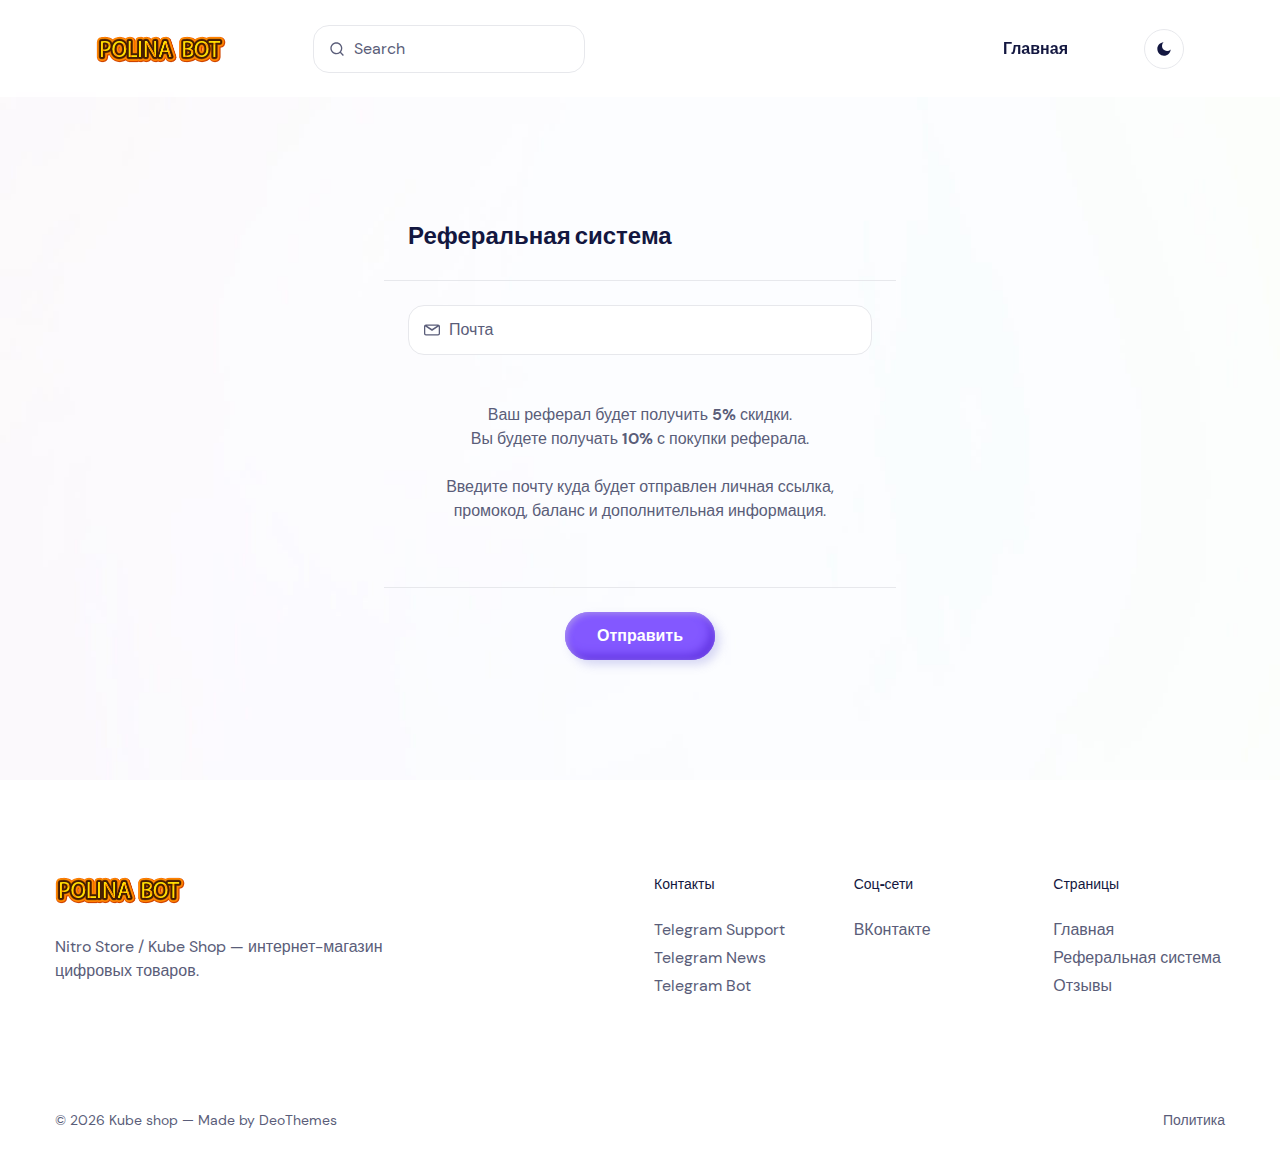
<file: referral.html>
﻿<!DOCTYPE html>
<html lang="ru">
  <head itemscope="" itemtype="http://schema.org/">
    <meta charset="utf-8">
    <meta http-equiv="Content-Type" content="text/html; charset=utf-8">
    <meta name="language" content="Russian">
    <!--[if IE]><meta http-equiv="X-UA-Compatible" content="IE=edge,chrome=1" /><![endif]-->
    <meta name="viewport" content="width=device-width, initial-scale=1, maximum-scale=1">

    


    <link rel="preconnect" href="https://fonts.googleapis.com"><link rel="preconnect" href="https://fonts.gstatic.com" crossorigin=""><link href="css2?family=Montserrat:wght@600&display=swap" rel="stylesheet">

    <!-- Css -->
    <link rel="stylesheet" href="static/css/style.css">

    <!-- Dark Mode JS -->
    <script src="static/js/darkMode.bundle.js"></script>

    <!-- Favicons -->
    <link rel="icon" href="static/favicon/favicon.ico" type="image/x-icon">


    <meta name="msapplication-TileColor" content="#ffffff">
    <meta name="msapplication-TileImage" content="/static/favicon/ms-icon-144x144.png">
    <meta name="theme-color" content="#ffffff">
    
<title>Реферальная система</title>
<meta name="title" content="Реферальная система">

  </head>
  <body class="dark:bg-jacarta-900 font-body text-jacarta-500 overflow-x-hidden" itemscope="" itemtype="http://schema.org/WebPage">
    <header class="js-page-header fixed top-0 z-20 w-full backdrop-blur transition-colors">
      <div class="flex items-center px-6 py-6 xl:px-24">
        <!-- Logo -->
        <a href="index.htm" class="shrink-0">
          <img src="static/img/logo.png" class="max-h-7 dark:hidden" alt="Kube Shop">
          <img src="static/img/logo_white.png" class="hidden max-h-7 dark:block" alt="Kube Shop">
        </a>

        <!-- Search -->
        <form action="search" class="relative ml-12 mr-8 hidden basis-3/12 lg:block xl:ml-[8%]">
          <input type="search" class="text-jacarta-700 placeholder-jacarta-500 focus:ring-accent border-jacarta-100 w-full rounded-2xl border py-[0.6875rem] px-4 pl-10 dark:border-transparent dark:bg-white/[.15] dark:text-white dark:placeholder-white" placeholder="Search">
          <span class="absolute left-0 top-0 flex h-full w-12 items-center justify-center rounded-2xl">
            <svg xmlns="http://www.w3.org/2000/svg" viewbox="0 0 24 24" width="24" height="24" class="fill-jacarta-500 h-4 w-4 dark:fill-white">
              <path fill="none" d="M0 0h24v24H0z"></path>
              <path d="M18.031 16.617l4.283 4.282-1.415 1.415-4.282-4.283A8.96 8.96 0 0 1 11 20c-4.968 0-9-4.032-9-9s4.032-9 9-9 9 4.032 9 9a8.96 8.96 0 0 1-1.969 5.617zm-2.006-.742A6.977 6.977 0 0 0 18 11c0-3.868-3.133-7-7-7-3.868 0-7 3.132-7 7 0 3.867 3.132 7 7 7a6.977 6.977 0 0 0 4.875-1.975l.15-.15z"></path>
            </svg>
          </span>
        </form>

        <!-- Menu / Actions -->
        <div class="js-mobile-menu dark:bg-jacarta-800 invisible fixed inset-0 z-10 ml-auto items-center bg-white opacity-0 lg:visible lg:relative lg:inset-auto lg:flex lg:bg-transparent lg:opacity-100 dark:lg:bg-transparent">
          <!-- Mobile Logo / Menu Close -->
          <div class="t-0 dark:bg-jacarta-800 fixed left-0 z-10 flex w-full items-center justify-between bg-white p-6 lg:hidden">
            <!-- Mobile Logo -->
            <a href="index.htm" class="shrink-0">
              <img src="static/img/logo.png" class="max-h-7 dark:hidden" alt="Xhibiter | NFT Marketplace">
              <img src="static/img/logo_white.png" class="hidden max-h-7 dark:block" alt="Xhibiter | NFT Marketplace">
            </a>

            <!-- Mobile Menu Close -->
            <button class="js-mobile-close border-jacarta-100 hover:bg-accent focus:bg-accent group dark:hover:bg-accent ml-2 flex h-10 w-10 items-center justify-center rounded-full border bg-white transition-colors hover:border-transparent focus:border-transparent dark:border-transparent dark:bg-white/[.15]" aria-label="close mobile menu">
              <svg xmlns="http://www.w3.org/2000/svg" viewbox="0 0 24 24" width="24" height="24" class="fill-jacarta-700 h-4 w-4 transition-colors group-hover:fill-white group-focus:fill-white dark:fill-white">
                <path fill="none" d="M0 0h24v24H0z"></path>
                <path d="M12 10.586l4.95-4.95 1.414 1.414-4.95 4.95 4.95 4.95-1.414 1.414-4.95-4.95-4.95 4.95-1.414-1.414 4.95-4.95-4.95-4.95L7.05 5.636z"></path>
              </svg>
            </button>
          </div>

          <!-- Mobile Search -->
          <form action="search" class="relative mt-24 mb-8 w-full lg:hidden">
            <input type="search" class="text-jacarta-700 placeholder-jacarta-500 focus:ring-accent border-jacarta-100 w-full rounded-2xl border py-3 px-4 pl-10 dark:border-transparent dark:bg-white/[.15] dark:text-white dark:placeholder-white" placeholder="Search">
            <span class="absolute left-0 top-0 flex h-full w-12 items-center justify-center rounded-2xl">
              <svg xmlns="http://www.w3.org/2000/svg" viewbox="0 0 24 24" width="24" height="24" class="fill-jacarta-500 h-4 w-4 dark:fill-white">
                <path fill="none" d="M0 0h24v24H0z"></path>
                <path d="M18.031 16.617l4.283 4.282-1.415 1.415-4.282-4.283A8.96 8.96 0 0 1 11 20c-4.968 0-9-4.032-9-9s4.032-9 9-9 9 4.032 9 9a8.96 8.96 0 0 1-1.969 5.617zm-2.006-.742A6.977 6.977 0 0 0 18 11c0-3.868-3.133-7-7-7-3.868 0-7 3.132-7 7 0 3.867 3.132 7 7 7a6.977 6.977 0 0 0 4.875-1.975l.15-.15z"></path>
              </svg>
            </span>
          </form>

          <!-- Primary Nav -->
          <nav class="navbar w-full">
            <ul class="flex flex-col lg:flex-row">
              <li class="js-nav-dropdown group relative">
                <a href="#" class="dropdown-toggle text-jacarta-700 hover:text-accent focus:text-accent dark:hover:text-accent dark:focus:text-accent flex items-center justify-between py-3.5 text-base dark:text-white lg:px-5" id="navDropdown-1" aria-expanded="false" role="button" data-bs-toggle="dropdown"><b>Главная</b>
                  
          </a></li></ul></nav>

          <div class="ml-8 hidden lg:flex xl:ml-12">
            <a href="#" class="border-jacarta-100 hover:bg-accent focus:bg-accent group dark:hover:bg-accent js-dark-mode-trigger ml-2 flex h-10 w-10 items-center justify-center rounded-full border bg-white transition-colors hover:border-transparent focus:border-transparent dark:border-transparent dark:bg-white/[.15]">
              <svg xmlns="http://www.w3.org/2000/svg" viewbox="0 0 24 24" width="24" height="24" class="fill-jacarta-700 dark-mode-light h-4 w-4 transition-colors group-hover:fill-white group-focus:fill-white dark:hidden">
                <path fill="none" d="M0 0h24v24H0z"></path>
                <path d="M11.38 2.019a7.5 7.5 0 1 0 10.6 10.6C21.662 17.854 17.316 22 12.001 22 6.477 22 2 17.523 2 12c0-5.315 4.146-9.661 9.38-9.981z"></path>
              </svg>
              <svg xmlns="http://www.w3.org/2000/svg" viewbox="0 0 24 24" width="24" height="24" class="fill-jacarta-700 dark-mode-dark hidden h-4 w-4 transition-colors group-hover:fill-white group-focus:fill-white dark:block dark:fill-white">
                <path fill="none" d="M0 0h24v24H0z"></path>
                <path d="M12 18a6 6 0 1 1 0-12 6 6 0 0 1 0 12zM11 1h2v3h-2V1zm0 19h2v3h-2v-3zM3.515 4.929l1.414-1.414L7.05 5.636 5.636 7.05 3.515 4.93zM16.95 18.364l1.414-1.414 2.121 2.121-1.414 1.414-2.121-2.121zm2.121-14.85l1.414 1.415-2.121 2.121-1.414-1.414 2.121-2.121zM5.636 16.95l1.414 1.414-2.121 2.121-1.414-1.414 2.121-2.121zM23 11v2h-3v-2h3zM4 11v2H1v-2h3z"></path>
              </svg>
            </a>
          </div>
        </div>

        <!-- Mobile Menu Actions -->
        <div class="ml-auto flex lg:hidden">

          <!-- Dark Mode -->
          <a href="#" class="js-dark-mode-trigger border-jacarta-100 hover:bg-accent dark:hover:bg-accent focus:bg-accent group ml-2 flex h-10 w-10 items-center justify-center rounded-full border bg-white transition-colors hover:border-transparent focus:border-transparent dark:border-transparent dark:bg-white/[.15]">
            <svg xmlns="http://www.w3.org/2000/svg" viewbox="0 0 24 24" width="24" height="24" class="fill-jacarta-700 dark-mode-light h-4 w-4 transition-colors group-hover:fill-white group-focus:fill-white dark:hidden">
              <path fill="none" d="M0 0h24v24H0z"></path>
              <path d="M11.38 2.019a7.5 7.5 0 1 0 10.6 10.6C21.662 17.854 17.316 22 12.001 22 6.477 22 2 17.523 2 12c0-5.315 4.146-9.661 9.38-9.981z"></path>
            </svg>
            <svg xmlns="http://www.w3.org/2000/svg" viewbox="0 0 24 24" width="24" height="24" class="fill-jacarta-700 dark-mode-dark hidden h-4 w-4 transition-colors group-hover:fill-white group-focus:fill-white dark:block dark:fill-white">
              <path fill="none" d="M0 0h24v24H0z"></path>
              <path d="M12 18a6 6 0 1 1 0-12 6 6 0 0 1 0 12zM11 1h2v3h-2V1zm0 19h2v3h-2v-3zM3.515 4.929l1.414-1.414L7.05 5.636 5.636 7.05 3.515 4.93zM16.95 18.364l1.414-1.414 2.121 2.121-1.414 1.414-2.121-2.121zm2.121-14.85l1.414 1.415-2.121 2.121-1.414-1.414 2.121-2.121zM5.636 16.95l1.414 1.414-2.121 2.121-1.414-1.414 2.121-2.121zM23 11v2h-3v-2h3zM4 11v2H1v-2h3z"></path>
            </svg>
          </a>

          <!-- Mobile Menu Toggle -->
          <button class="js-mobile-toggle border-jacarta-100 hover:bg-accent dark:hover:bg-accent focus:bg-accent group ml-2 flex h-10 w-10 items-center justify-center rounded-full border bg-white transition-colors hover:border-transparent focus:border-transparent dark:border-transparent dark:bg-white/[.15]" aria-label="open mobile menu">
            <svg xmlns="http://www.w3.org/2000/svg" viewbox="0 0 24 24" width="24" height="24" class="fill-jacarta-700 h-4 w-4 transition-colors group-hover:fill-white group-focus:fill-white dark:fill-white">
              <path fill="none" d="M0 0h24v24H0z"></path>
              <path d="M18 18v2H6v-2h12zm3-7v2H3v-2h18zm-3-7v2H6V4h12z"></path>
            </svg>
          </button>
        </div>
      </div>
    </header>



    

<main class="pt-[5.5rem] lg:pt-24">
      <!-- 404 -->
      <section class="dark:bg-jacarta-800 relative py-16 md:py-24">
        <picture class="pointer-events-none absolute inset-0 -z-10 dark:hidden">
          <img src="static/img/gradient_light.jpg" alt="gradient" class="h-full w-full">
        </picture>
        <div class="container">
          <div class="mx-auto max-w-lg text-center">


              <div class="modal-header">
            <h5 class="modal-title" id="placeBidLabel">Реферальная система</h5>
          </div>

          <!-- Body -->
          <form action="" method="post">
              
            <div class="modal-body p-6 ">
              <input required="" type="email" name="email" class="text-jacarta-700 placeholder-jacarta-500 focus:ring-accent border-jacarta-100 w-full rounded-2xl border py-3 px-4 pl-10 dark:border-transparent dark:bg-white/[.15] dark:text-white dark:placeholder-white" placeholder="Почта">
              <span class="absolute top-0 flex h-full w-12 items-center justify-center rounded-2xl">
                <svg version="1.1" id="Capa_1" xmlns="http://www.w3.org/2000/svg" xmlns:xlink="http://www.w3.org/1999/xlink" viewbox="0 0 75.294 75.294" style="enable-background:new 0 0 75.294 75.294;" xml:space="preserve" width="24" height="24" class="fill-jacarta-500 h-4 w-4 dark:fill-white">
  <g>
      <path d="M66.097,12.089h-56.9C4.126,12.089,0,16.215,0,21.286v32.722c0,5.071,4.126,9.197,9.197,9.197h56.9
          c5.071,0,9.197-4.126,9.197-9.197V21.287C75.295,16.215,71.169,12.089,66.097,12.089z M61.603,18.089L37.647,33.523L13.691,18.089
          H61.603z M66.097,57.206h-56.9C7.434,57.206,6,55.771,6,54.009V21.457l29.796,19.16c0.04,0.025,0.083,0.042,0.124,0.065
          c0.043,0.024,0.087,0.047,0.131,0.069c0.231,0.119,0.469,0.215,0.712,0.278c0.025,0.007,0.05,0.01,0.075,0.016
          c0.267,0.063,0.537,0.102,0.807,0.102c0.001,0,0.002,0,0.002,0c0.002,0,0.003,0,0.004,0c0.27,0,0.54-0.038,0.807-0.102
          c0.025-0.006,0.05-0.009,0.075-0.016c0.243-0.063,0.48-0.159,0.712-0.278c0.044-0.022,0.088-0.045,0.131-0.069
          c0.041-0.023,0.084-0.04,0.124-0.065l29.796-19.16v32.551C69.295,55.771,67.86,57.206,66.097,57.206z"></path>
  </g>
  </svg>
              </span>




            </div>
            <div class="modal-body p-6 ">
              <p class="dark:text-jacarta-300 mb-10">Ваш реферал будет получить <b>5%</b> скидки.<br>
                Вы будете получать <b>10%</b> с покупки реферала.<br><br>
                Введите почту куда будет отправлен личная ссылка, промокод, баланс и дополнительная информация.</p>
                
        <script src="https://hcaptcha.com/1/api.js" async="" defer=""></script>
        <div class="h-captcha" data-sitekey="1fb2395f-6916-4dd6-9e41-031a80cf56be"></div>
        

            </div>



          <!-- end body -->

          <div class="modal-footer">
            <div class="flex items-center justify-center space-x-4">
              <input type="submit" class="bg-accent shadow-accent-volume hover:bg-accent-dark rounded-full py-3 px-8 text-center font-semibold text-white transition-all" value="Отправить">

              
            </div>
          </div></form>

          </div>
        </div>
      </section>
      <!-- end 404 -->
    </main>

    <script src="static/js/app.bundle.js"></script>
    <footer class="dark:bg-jacarta-900 page-footer bg-white">
      <div class="container">
        <div class="grid grid-cols-6 gap-x-7 gap-y-14 pt-24 pb-12 md:grid-cols-12">
          <div class="col-span-3 md:col-span-4">
            <!-- Logo -->
            <a href="index.htm" class="mb-6 inline-block">
              <img src="static/img/logo.png" class="max-h-7 dark:hidden" alt="Kube Shop">
              <img src="static/img/logo_white.png" class="hidden max-h-7 dark:block" alt="Kube Shop">
            </a>
            <p class="dark:text-jacarta-300 mb-12">
              Nitro Store / Kube Shop — интернет-магазин цифровых товаров.
            </p>
            <!-- Socials -->
<!--            <div class="flex space-x-5">-->
<!--              <a href="#" class="group">-->
<!--                <svg-->
<!--                  aria-hidden="true"-->
<!--                  focusable="false"-->
<!--                  data-prefix="fab"-->
<!--                  data-icon="discord"-->
<!--                  class="group-hover:fill-accent fill-jacarta-300 h-5 w-5 dark:group-hover:fill-white"-->
<!--                  role="img"-->
<!--                  xmlns="http://www.w3.org/2000/svg"-->
<!--                  viewBox="0 0 640 512"-->
<!--                >-->
<!--                  <path-->
<!--                    d="M524.531,69.836a1.5,1.5,0,0,0-.764-.7A485.065,485.065,0,0,0,404.081,32.03a1.816,1.816,0,0,0-1.923.91,337.461,337.461,0,0,0-14.9,30.6,447.848,447.848,0,0,0-134.426,0,309.541,309.541,0,0,0-15.135-30.6,1.89,1.89,0,0,0-1.924-.91A483.689,483.689,0,0,0,116.085,69.137a1.712,1.712,0,0,0-.788.676C39.068,183.651,18.186,294.69,28.43,404.354a2.016,2.016,0,0,0,.765,1.375A487.666,487.666,0,0,0,176.02,479.918a1.9,1.9,0,0,0,2.063-.676A348.2,348.2,0,0,0,208.12,430.4a1.86,1.86,0,0,0-1.019-2.588,321.173,321.173,0,0,1-45.868-21.853,1.885,1.885,0,0,1-.185-3.126c3.082-2.309,6.166-4.711,9.109-7.137a1.819,1.819,0,0,1,1.9-.256c96.229,43.917,200.41,43.917,295.5,0a1.812,1.812,0,0,1,1.924.233c2.944,2.426,6.027,4.851,9.132,7.16a1.884,1.884,0,0,1-.162,3.126,301.407,301.407,0,0,1-45.89,21.83,1.875,1.875,0,0,0-1,2.611,391.055,391.055,0,0,0,30.014,48.815,1.864,1.864,0,0,0,2.063.7A486.048,486.048,0,0,0,610.7,405.729a1.882,1.882,0,0,0,.765-1.352C623.729,277.594,590.933,167.465,524.531,69.836ZM222.491,337.58c-28.972,0-52.844-26.587-52.844-59.239S193.056,219.1,222.491,219.1c29.665,0,53.306,26.82,52.843,59.239C275.334,310.993,251.924,337.58,222.491,337.58Zm195.38,0c-28.971,0-52.843-26.587-52.843-59.239S388.437,219.1,417.871,219.1c29.667,0,53.307,26.82,52.844,59.239C470.715,310.993,447.538,337.58,417.871,337.58Z"-->
<!--                  ></path>-->
<!--                </svg>-->
<!--              </a>-->
<!--            </div>-->
          </div>

          <div class="col-span-full sm:col-span-3 md:col-span-2 md:col-start-7">
            <h3 class="font-display text-jacarta-700 mb-6 text-sm dark:text-white">Контакты</h3>
            <ul class="dark:text-jacarta-300 flex flex-col space-y-1">
              <li>
                <a href="https://t.me/kubesupport" class="hover:text-accent dark:hover:text-white">Telegram Support</a>
              </li>
              <li>
                <a href="https://t.me/Kube_shop_news" class="hover:text-accent dark:hover:text-white">Telegram News</a>
              </li>
              <li>
                <a href="https://t.me/Kube_shop_bot" class="hover:text-accent dark:hover:text-white">Telegram Bot</a>
              </li>
            </ul>
          </div>

          <div class="col-span-full sm:col-span-3 md:col-span-2">
            <h3 class="font-display text-jacarta-700 mb-6 text-sm dark:text-white">Соц-сети</h3>
            <ul class="dark:text-jacarta-300 flex flex-col space-y-1">
              <li>
                <a href="https://vk.com/nitrostore" class="hover:text-accent dark:hover:text-white">ВКонтакте</a>
              </li>
<!--              <li>-->
<!--                <a href="#" class="hover:text-accent dark:hover:text-white">About</a>-->
<!--              </li>-->
<!--              <li>-->
<!--                <a href="#" class="hover:text-accent dark:hover:text-white">Contact Us</a>-->
<!--              </li>-->
<!--              <li>-->
<!--                <a href="#" class="hover:text-accent dark:hover:text-white">Our Blog</a>-->
<!--              </li>-->
<!--              <li>-->
<!--                <a href="#" class="hover:text-accent dark:hover:text-white">FAQ</a>-->
<!--              </li>-->
<!--            </ul>-->
          </ul></div>

          <div class="col-span-full sm:col-span-3 md:col-span-2">
            <h3 class="font-display text-jacarta-700 mb-6 text-sm dark:text-white">Страницы</h3>
            <ul class="dark:text-jacarta-300 flex flex-col space-y-1">
              <li>
                <a href="index.htm" class="hover:text-accent dark:hover:text-white">Главная</a>
              </li>
              <li>
                <a href="referral.html" class="hover:text-accent dark:hover:text-white">Реферальная система</a>
              </li>
              <li>
                <a href="feedback.html" class="hover:text-accent dark:hover:text-white">Отзывы</a>
              </li>
<!--              <li>-->
<!--                <a href="#" class="hover:text-accent dark:hover:text-white">Author Profile</a>-->
<!--              </li>-->
<!--              <li>-->
<!--                <a href="#" class="hover:text-accent dark:hover:text-white">Create Item</a>-->
<!--              </li>-->
<!--            </ul>-->
          </ul></div>
        </div>
        <div class="flex flex-col items-center justify-between space-y-2 py-8 sm:flex-row sm:space-y-0">
          <span class="dark:text-jacarta-400 text-sm">&copy;
            <script>
              document.write(new Date().getFullYear())
            </script>
            Kube shop — Made by
            <a href="https://deothemes.com" class="hover:text-accent">DeoThemes</a></span>
          <ul class="dark:text-jacarta-400 flex flex-wrap space-x-4 text-sm">
<!--            <li>-->
<!--              <a href="#" class="hover:text-accent">Terms and conditions</a>-->
<!--            </li>-->
            <li><a href="poltece.html" class="hover:text-accent">Политика</a></li>
          </ul>
        </div>
      </div>
    </footer>

  </body>
</html>
</file>
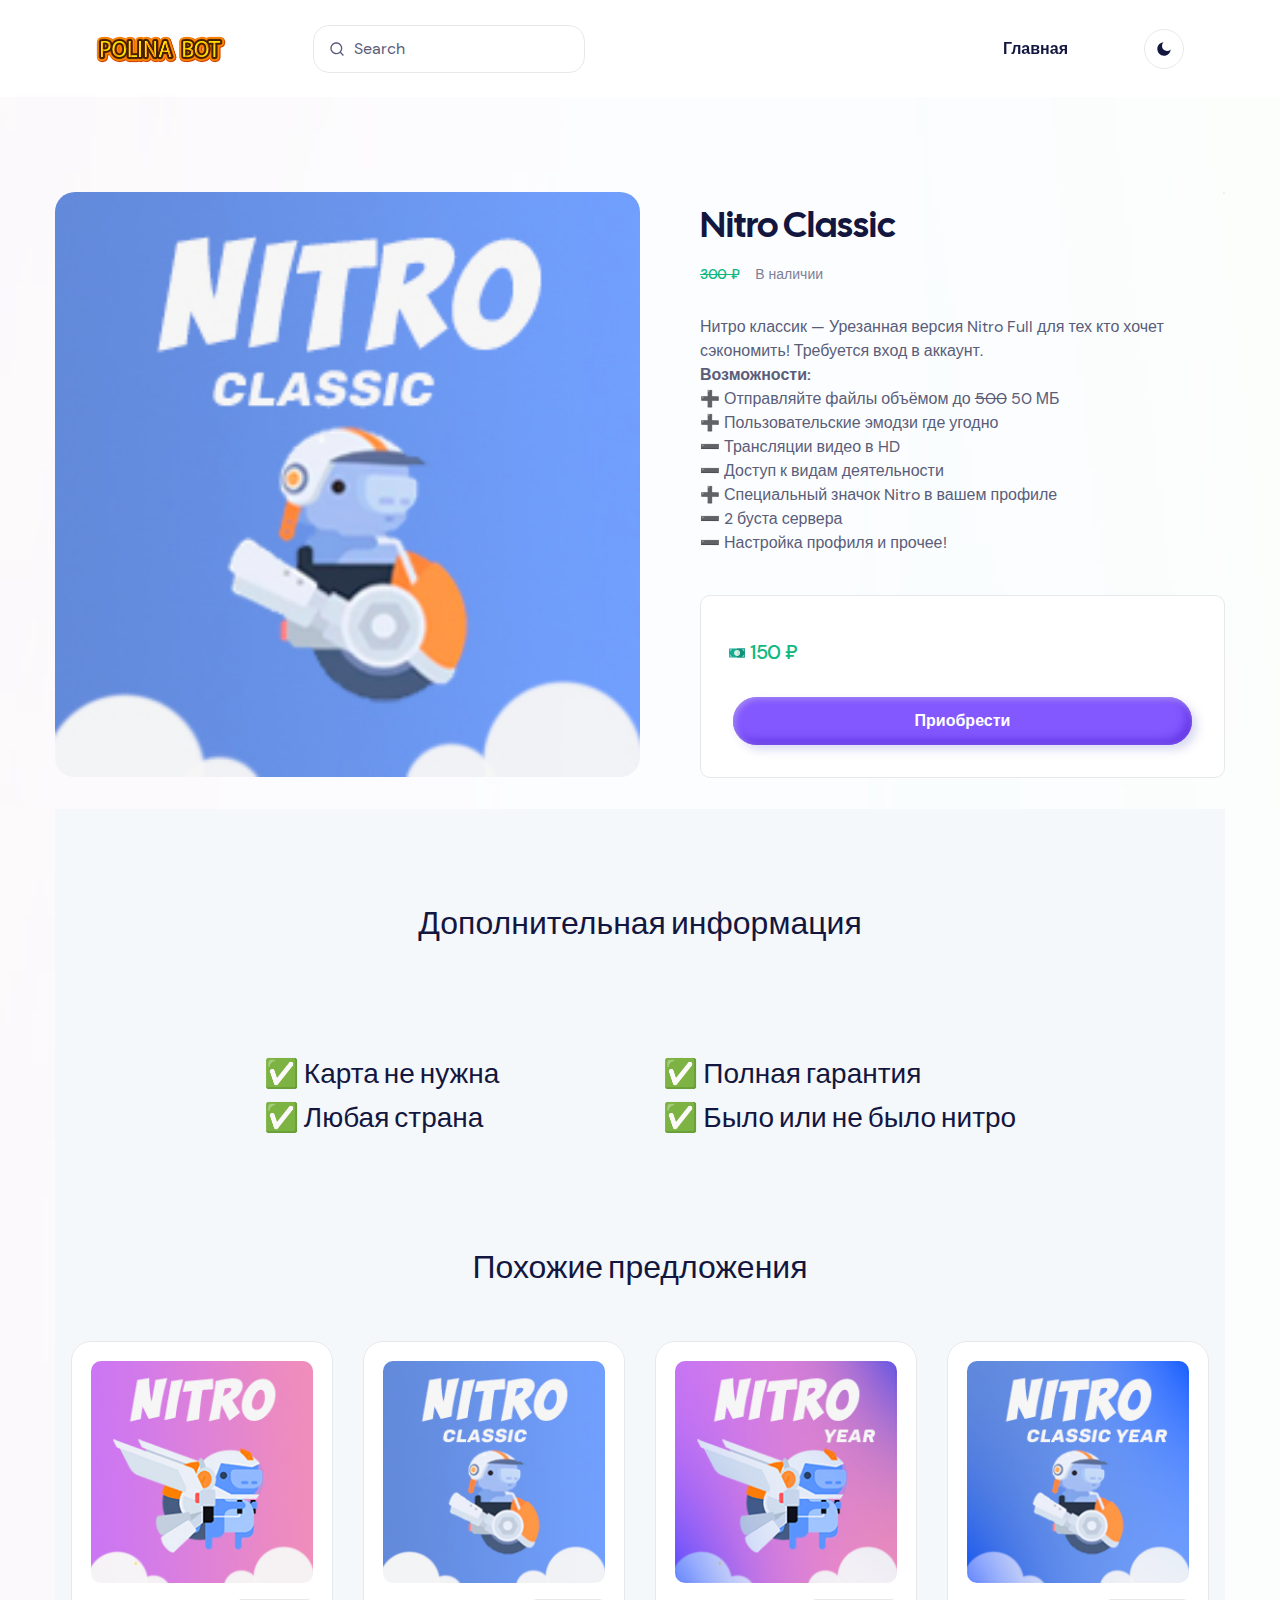
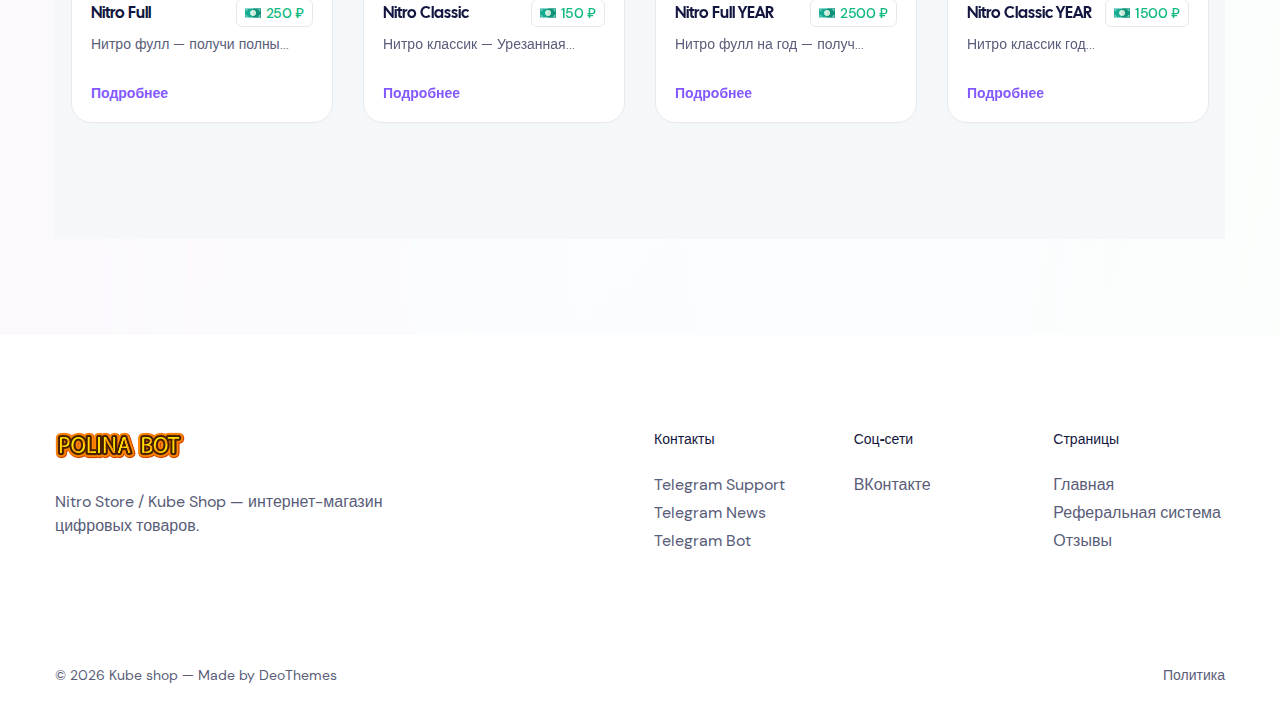
<file: item/classic.html>
﻿<!DOCTYPE html>
<html lang="ru">
  <head itemscope="" itemtype="http://schema.org/">
    <meta charset="utf-8">
    <meta http-equiv="Content-Type" content="text/html; charset=utf-8">
    <meta name="language" content="Russian">
    <!--[if IE]><meta http-equiv="X-UA-Compatible" content="IE=edge,chrome=1" /><![endif]-->
    <meta name="viewport" content="width=device-width, initial-scale=1, maximum-scale=1">

    <!-- Yandex.Metrika counter -->
  <script type="text/javascript">
   (function(m,e,t,r,i,k,a){m[i]=m[i]||function(){(m[i].a=m[i].a||[]).push(arguments)};
   m[i].l=1*new Date();
   for (var j = 0; j < document.scripts.length; j++) {if (document.scripts[j].src === r) { return; }}
   k=e.createElement(t),a=e.getElementsByTagName(t)[0],k.async=1,k.src=r,a.parentNode.insertBefore(k,a)})
   (window, document, "script", "https://mc.yandex.ru/metrika/tag.js", "ym");

   ym(91576952, "init", {
        clickmap:true,
        trackLinks:true,
        accurateTrackBounce:true,
        webvisor:true,
        ecommerce:"dataLayer"
   });
  </script>
  <noscript><div><img src="../watch/91576952" style="position:absolute; left:-9999px;" alt=""></div></noscript>
<!-- /Yandex.Metrika counter -->


    <link rel="preconnect" href="https://fonts.googleapis.com"><link rel="preconnect" href="https://fonts.gstatic.com" crossorigin=""><link href="../css2?family=Montserrat:wght@600&display=swap" rel="stylesheet">

    <!-- Css -->
    <link rel="stylesheet" href="../static/css/style.css">

    <!-- Dark Mode JS -->
    <script src="../static/js/darkMode.bundle.js"></script>

    <!-- Favicons -->
    <link rel="icon" href="../static/favicon/favicon.ico" type="image/x-icon">


    <meta name="msapplication-TileColor" content="#ffffff">
    <meta name="msapplication-TileImage" content="/static/favicon/ms-icon-144x144.png">
    <meta name="theme-color" content="#ffffff">
    
<meta name="title" content="Купить Nitro Classic">
<meta name="description" content="Нитро классик — Урезанная версия Nitro Full для тех кто хочет сэкономить! Требуется вход в аккаунт.<br>


<b>Возможности:</b><br>

➕ Отправляйте файлы объёмом до <s>500</s> 50 МБ<br>
➕ Пользовательские эмодзи где угодно<br>
➖ Трансляции видео в HD<br>
➖ Доступ к видам деятельности<br>
➕ Специальный значок Nitro в вашем профиле<br>
➖ 2 буста сервера<br>
➖ Настройка профиля и прочее!
">
<meta name="robots" content="index, follow">
<title>Nitro Classic — 150 ₽</title>

  </head>
  <body class="dark:bg-jacarta-900 font-body text-jacarta-500 overflow-x-hidden" itemscope="" itemtype="http://schema.org/WebPage">
    <header class="js-page-header fixed top-0 z-20 w-full backdrop-blur transition-colors">
      <div class="flex items-center px-6 py-6 xl:px-24">
        <!-- Logo -->
        <a href="../index.htm" class="shrink-0">
          <img src="../static/img/logo.png" class="max-h-7 dark:hidden" alt="Kube Shop">
          <img src="../static/img/logo_white.png" class="hidden max-h-7 dark:block" alt="Kube Shop">
        </a>

        <!-- Search -->
        <form action="search" class="relative ml-12 mr-8 hidden basis-3/12 lg:block xl:ml-[8%]">
          <input type="search" class="text-jacarta-700 placeholder-jacarta-500 focus:ring-accent border-jacarta-100 w-full rounded-2xl border py-[0.6875rem] px-4 pl-10 dark:border-transparent dark:bg-white/[.15] dark:text-white dark:placeholder-white" placeholder="Search">
          <span class="absolute left-0 top-0 flex h-full w-12 items-center justify-center rounded-2xl">
            <svg xmlns="http://www.w3.org/2000/svg" viewbox="0 0 24 24" width="24" height="24" class="fill-jacarta-500 h-4 w-4 dark:fill-white">
              <path fill="none" d="M0 0h24v24H0z"></path>
              <path d="M18.031 16.617l4.283 4.282-1.415 1.415-4.282-4.283A8.96 8.96 0 0 1 11 20c-4.968 0-9-4.032-9-9s4.032-9 9-9 9 4.032 9 9a8.96 8.96 0 0 1-1.969 5.617zm-2.006-.742A6.977 6.977 0 0 0 18 11c0-3.868-3.133-7-7-7-3.868 0-7 3.132-7 7 0 3.867 3.132 7 7 7a6.977 6.977 0 0 0 4.875-1.975l.15-.15z"></path>
            </svg>
          </span>
        </form>

        <!-- Menu / Actions -->
        <div class="js-mobile-menu dark:bg-jacarta-800 invisible fixed inset-0 z-10 ml-auto items-center bg-white opacity-0 lg:visible lg:relative lg:inset-auto lg:flex lg:bg-transparent lg:opacity-100 dark:lg:bg-transparent">
          <!-- Mobile Logo / Menu Close -->
          <div class="t-0 dark:bg-jacarta-800 fixed left-0 z-10 flex w-full items-center justify-between bg-white p-6 lg:hidden">
            <!-- Mobile Logo -->
            <a href="../index.htm" class="shrink-0">
              <img src="../static/img/logo.png" class="max-h-7 dark:hidden" alt="Xhibiter | NFT Marketplace">
              <img src="../static/img/logo_white.png" class="hidden max-h-7 dark:block" alt="Xhibiter | NFT Marketplace">
            </a>

            <!-- Mobile Menu Close -->
            <button class="js-mobile-close border-jacarta-100 hover:bg-accent focus:bg-accent group dark:hover:bg-accent ml-2 flex h-10 w-10 items-center justify-center rounded-full border bg-white transition-colors hover:border-transparent focus:border-transparent dark:border-transparent dark:bg-white/[.15]" aria-label="close mobile menu">
              <svg xmlns="http://www.w3.org/2000/svg" viewbox="0 0 24 24" width="24" height="24" class="fill-jacarta-700 h-4 w-4 transition-colors group-hover:fill-white group-focus:fill-white dark:fill-white">
                <path fill="none" d="M0 0h24v24H0z"></path>
                <path d="M12 10.586l4.95-4.95 1.414 1.414-4.95 4.95 4.95 4.95-1.414 1.414-4.95-4.95-4.95 4.95-1.414-1.414 4.95-4.95-4.95-4.95L7.05 5.636z"></path>
              </svg>
            </button>
          </div>

          <!-- Mobile Search -->
          <form action="search" class="relative mt-24 mb-8 w-full lg:hidden">
            <input type="search" class="text-jacarta-700 placeholder-jacarta-500 focus:ring-accent border-jacarta-100 w-full rounded-2xl border py-3 px-4 pl-10 dark:border-transparent dark:bg-white/[.15] dark:text-white dark:placeholder-white" placeholder="Search">
            <span class="absolute left-0 top-0 flex h-full w-12 items-center justify-center rounded-2xl">
              <svg xmlns="http://www.w3.org/2000/svg" viewbox="0 0 24 24" width="24" height="24" class="fill-jacarta-500 h-4 w-4 dark:fill-white">
                <path fill="none" d="M0 0h24v24H0z"></path>
                <path d="M18.031 16.617l4.283 4.282-1.415 1.415-4.282-4.283A8.96 8.96 0 0 1 11 20c-4.968 0-9-4.032-9-9s4.032-9 9-9 9 4.032 9 9a8.96 8.96 0 0 1-1.969 5.617zm-2.006-.742A6.977 6.977 0 0 0 18 11c0-3.868-3.133-7-7-7-3.868 0-7 3.132-7 7 0 3.867 3.132 7 7 7a6.977 6.977 0 0 0 4.875-1.975l.15-.15z"></path>
              </svg>
            </span>
          </form>

          <!-- Primary Nav -->
          <nav class="navbar w-full">
            <ul class="flex flex-col lg:flex-row">
              <li class="js-nav-dropdown group relative">
                <a href="#" class="dropdown-toggle text-jacarta-700 hover:text-accent focus:text-accent dark:hover:text-accent dark:focus:text-accent flex items-center justify-between py-3.5 text-base dark:text-white lg:px-5" id="navDropdown-1" aria-expanded="false" role="button" data-bs-toggle="dropdown"><b>Главная</b>
                  
          </a></li></ul></nav>

          <div class="ml-8 hidden lg:flex xl:ml-12">
            <a href="#" class="border-jacarta-100 hover:bg-accent focus:bg-accent group dark:hover:bg-accent js-dark-mode-trigger ml-2 flex h-10 w-10 items-center justify-center rounded-full border bg-white transition-colors hover:border-transparent focus:border-transparent dark:border-transparent dark:bg-white/[.15]">
              <svg xmlns="http://www.w3.org/2000/svg" viewbox="0 0 24 24" width="24" height="24" class="fill-jacarta-700 dark-mode-light h-4 w-4 transition-colors group-hover:fill-white group-focus:fill-white dark:hidden">
                <path fill="none" d="M0 0h24v24H0z"></path>
                <path d="M11.38 2.019a7.5 7.5 0 1 0 10.6 10.6C21.662 17.854 17.316 22 12.001 22 6.477 22 2 17.523 2 12c0-5.315 4.146-9.661 9.38-9.981z"></path>
              </svg>
              <svg xmlns="http://www.w3.org/2000/svg" viewbox="0 0 24 24" width="24" height="24" class="fill-jacarta-700 dark-mode-dark hidden h-4 w-4 transition-colors group-hover:fill-white group-focus:fill-white dark:block dark:fill-white">
                <path fill="none" d="M0 0h24v24H0z"></path>
                <path d="M12 18a6 6 0 1 1 0-12 6 6 0 0 1 0 12zM11 1h2v3h-2V1zm0 19h2v3h-2v-3zM3.515 4.929l1.414-1.414L7.05 5.636 5.636 7.05 3.515 4.93zM16.95 18.364l1.414-1.414 2.121 2.121-1.414 1.414-2.121-2.121zm2.121-14.85l1.414 1.415-2.121 2.121-1.414-1.414 2.121-2.121zM5.636 16.95l1.414 1.414-2.121 2.121-1.414-1.414 2.121-2.121zM23 11v2h-3v-2h3zM4 11v2H1v-2h3z"></path>
              </svg>
            </a>
          </div>
        </div>

        <!-- Mobile Menu Actions -->
        <div class="ml-auto flex lg:hidden">

          <!-- Dark Mode -->
          <a href="#" class="js-dark-mode-trigger border-jacarta-100 hover:bg-accent dark:hover:bg-accent focus:bg-accent group ml-2 flex h-10 w-10 items-center justify-center rounded-full border bg-white transition-colors hover:border-transparent focus:border-transparent dark:border-transparent dark:bg-white/[.15]">
            <svg xmlns="http://www.w3.org/2000/svg" viewbox="0 0 24 24" width="24" height="24" class="fill-jacarta-700 dark-mode-light h-4 w-4 transition-colors group-hover:fill-white group-focus:fill-white dark:hidden">
              <path fill="none" d="M0 0h24v24H0z"></path>
              <path d="M11.38 2.019a7.5 7.5 0 1 0 10.6 10.6C21.662 17.854 17.316 22 12.001 22 6.477 22 2 17.523 2 12c0-5.315 4.146-9.661 9.38-9.981z"></path>
            </svg>
            <svg xmlns="http://www.w3.org/2000/svg" viewbox="0 0 24 24" width="24" height="24" class="fill-jacarta-700 dark-mode-dark hidden h-4 w-4 transition-colors group-hover:fill-white group-focus:fill-white dark:block dark:fill-white">
              <path fill="none" d="M0 0h24v24H0z"></path>
              <path d="M12 18a6 6 0 1 1 0-12 6 6 0 0 1 0 12zM11 1h2v3h-2V1zm0 19h2v3h-2v-3zM3.515 4.929l1.414-1.414L7.05 5.636 5.636 7.05 3.515 4.93zM16.95 18.364l1.414-1.414 2.121 2.121-1.414 1.414-2.121-2.121zm2.121-14.85l1.414 1.415-2.121 2.121-1.414-1.414 2.121-2.121zM5.636 16.95l1.414 1.414-2.121 2.121-1.414-1.414 2.121-2.121zM23 11v2h-3v-2h3zM4 11v2H1v-2h3z"></path>
            </svg>
          </a>

          <!-- Mobile Menu Toggle -->
          <button class="js-mobile-toggle border-jacarta-100 hover:bg-accent dark:hover:bg-accent focus:bg-accent group ml-2 flex h-10 w-10 items-center justify-center rounded-full border bg-white transition-colors hover:border-transparent focus:border-transparent dark:border-transparent dark:bg-white/[.15]" aria-label="open mobile menu">
            <svg xmlns="http://www.w3.org/2000/svg" viewbox="0 0 24 24" width="24" height="24" class="fill-jacarta-700 h-4 w-4 transition-colors group-hover:fill-white group-focus:fill-white dark:fill-white">
              <path fill="none" d="M0 0h24v24H0z"></path>
              <path d="M18 18v2H6v-2h12zm3-7v2H3v-2h18zm-3-7v2H6V4h12z"></path>
            </svg>
          </button>
        </div>
      </div>
    </header>



    
    <!-- Header -->
    <main class="mt-24">
      <!-- Item -->
      <section class="relative pt-12 pb-24 lg:py-24">
        <picture class="pointer-events-none absolute inset-0 -z-10 dark:hidden">
          <img src="../static/img/gradient_light.jpg" alt="gradient" class="h-full">
        </picture>
        <div class="container">
          <!-- Item -->
          <div class="md:flex md:flex-wrap">
            <!-- Image -->
            <figure class="mb-8 md:w-2/5 md:flex-shrink-0 md:flex-grow-0 md:basis-auto lg:w-1/2">
              <img src="../static/tovar/classic.jpg" alt="item" class="cursor-pointer rounded-[1.25rem]" style="width: 100%; height: 100%;" data-bs-toggle="modal" data-bs-target="#imageModal">

            </figure>

            <!-- Details -->
            <div class="md:w-3/5 md:basis-auto md:pl-8 lg:w-1/2 lg:pl-[3.75rem]">
              <!-- Collection / Likes / Actions -->
              <div class="mb-3 flex">
                <!-- Collection -->
                <!-- Likes / Actions -->
                <div class="ml-auto flex space-x-2">
                  <!-- Actions -->
                  <div class="dark:border-jacarta-600 dark:hover:bg-jacarta-600 border-jacarta-100 dropdown hover:bg-jacarta-100 dark:bg-jacarta-700 rounded-xl border bg-white">
                    
                    
                  </div>
                </div>
              </div>

              <h1 class="font-display text-jacarta-700 mb-4 text-4xl font-semibold dark:text-white">Nitro Classic</h1>

              <div class="mb-8 flex items-center space-x-4 whitespace-nowrap">
                <div class="flex items-center">
                  <span class="text-green text-sm font-medium tracking-tight"><s>300 ₽</s></span>
                </div>
                <span class="dark:text-jacarta-300 text-jacarta-400 text-sm">В наличии</span>
              </div>

              <p class="dark:text-jacarta-300 mb-10">
                Нитро классик — Урезанная версия Nitro Full для тех кто хочет сэкономить! Требуется вход в аккаунт.<br>


<b>Возможности:</b><br>

➕ Отправляйте файлы объёмом до <s>500</s> 50 МБ<br>
➕ Пользовательские эмодзи где угодно<br>
➖ Трансляции видео в HD<br>
➖ Доступ к видам деятельности<br>
➕ Специальный значок Nitro в вашем профиле<br>
➖ 2 буста сервера<br>
➖ Настройка профиля и прочее!

              </p>

              <!-- Creator / Owner -->
              

              <!-- Bid -->
              <div class="dark:bg-jacarta-700 dark:border-jacarta-600 border-jacarta-100 rounded-2lg border bg-white p-8">
                <div class="mb-8 sm:flex sm:flex-wrap">
                  <!-- Highest bid -->
                  <div class="sm:w-1/2 sm:pr-4 lg:pr-8">
                  
                    <div class="mt-3 flex">
                      <div>
                        <div class="flex items-center whitespace-nowrap">
                          <span class="-ml-1" data-tippy-content="MONEY">
                            <svg version="1.1" id="Layer_1" xmlns="http://www.w3.org/2000/svg" class="h-4 w-4" xmlns:xlink="http://www.w3.org/1999/xlink" x="0px" y="0px" viewbox="0 0 297.001 297.001" style="enable-background:new 0 0 297.001 297.001; margin-right:5px;" xml:space="preserve">
<g>
  <path style="fill:#17AB93;" d="M288.514,65.889H8.486C3.799,65.889,0,69.688,0,74.375v148.25c0,4.686,3.799,8.486,8.486,8.486
    h280.029c4.686,0,8.486-3.799,8.486-8.486V74.375C297,69.688,293.201,65.889,288.514,65.889z"></path>
  <path style="fill:#129179;" d="M288.514,65.889H149.166v165.222h139.348c4.686,0,8.486-3.799,8.486-8.486V74.375
    C297,69.688,293.201,65.889,288.514,65.889z"></path>
  <polygon style="fill:#82D9C8;" points="60.907,78.368 12.479,78.368 12.479,126.796   "></polygon>
  <polygon style="fill:#82D9C8;" points="284.521,170.204 236.093,218.632 284.521,218.632  "></polygon>
  <polygon style="fill:#82D9C8;" points="60.907,218.632 12.479,170.204 12.479,218.632   "></polygon>
  <polygon style="fill:#82D9C8;" points="284.521,78.368 236.093,78.368 284.521,126.796  "></polygon>
  <path style="fill:#D5F5E6;" d="M148.5,94.092c-30.001,0-54.408,24.407-54.408,54.408s24.407,54.408,54.408,54.408
    s54.408-24.407,54.408-54.408S178.501,94.092,148.5,94.092z"></path>
  <path style="fill:#C6E5D5;" d="M202.908,148.5c0-29.778-24.048-54.032-53.743-54.392v108.783
    C178.86,202.532,202.908,178.278,202.908,148.5z"></path>
</g></svg>
                          </span>
                          <span class="text-green text-lg font-medium leading-tight tracking-tight">150 ₽</span>
                        </div>
                      </div>
                    </div>
                  </div>

                  <!-- Countdown -->
                  
                </div>

                <a href="#" data-bs-toggle="modal" data-bs-target="#placeBidModal" class="dataLayer bg-accent shadow-accent-volume hover:bg-accent-dark inline-block w-full rounded-full py-3 px-8 text-center font-semibold text-white transition-all">Приобрести</a>
              </div>
              <!-- end bid -->
            </div>
            <!-- end details -->
          </div>

          <!-- Tabs -->
          

      <!-- Related -->
      <section class="dark:bg-jacarta-800 bg-light-base py-24">
        <div class="container">
          <h2 class="font-display text-jacarta-700 mb-8 text-center text-3xl dark:text-white">
            Дополнительная информация
          </h2>
            <div class="text-center">
            <div style="padding: 70px; display: inline-block; margin: 10px; text-align: left;"><h4 class="font-display text-jacarta-700 mb-2 text-2xl dark:text-white">✅ Карта не нужна</h4>
            <h4 class="font-display text-jacarta-700 mb-2 text-2xl dark:text-white">✅ Любая страна</h4></div>
            <div style="padding: 70px; display: inline-block; margin: 10px; text-align: left;"><h4 class="font-display text-jacarta-700 mb-2 text-2xl dark:text-white">✅ Полная гарантия</h4>
            <h4 class="font-display text-jacarta-700 mb-8 text-2xl dark:text-white">✅ Было или не было нитро</h4></div>
                </div>
          <h2 class="font-display text-jacarta-700 mb-8 text-center text-3xl dark:text-white">
            Похожие предложения
          </h2>

          <div class="relative">
            <!-- Slider -->
            <div class="swiper card-slider-4-columns !py-5">
              <div class="swiper-wrapper">
                
                <div class="swiper-slide">
                  <article>
                    <div class="dark:bg-jacarta-700 dark:border-jacarta-700 border-jacarta-100 block rounded-[1.25rem] border bg-white p-[1.1875rem] transition-shadow hover:shadow-lg">
                      <figure>
                        <a href="full.html">
                          <img src="../static/tovar/full.jpg" alt="Nitro Full" width="230" height="230" class="w-full rounded-[0.625rem]" loading="lazy">
                        </a>
                      </figure>
                      <div class="mt-4 flex items-center justify-between">
                        <a href="full.html">
                          <span class="font-display text-jacarta-700 hover:text-accent text-base dark:text-white">Nitro Full</span>
                        </a>
                        <span class="dark:border-jacarta-600 border-jacarta-100 flex items-center whitespace-nowrap rounded-md border py-1 px-2">
                          <span>
                            <svg version="1.1" id="Layer_1" xmlns="http://www.w3.org/2000/svg" class="h-4 w-4" xmlns:xlink="http://www.w3.org/1999/xlink" x="0px" y="0px" viewbox="0 0 297.001 297.001" style="enable-background:new 0 0 297.001 297.001; margin-right:5px;" xml:space="preserve">
<g>
  <path style="fill:#17AB93;" d="M288.514,65.889H8.486C3.799,65.889,0,69.688,0,74.375v148.25c0,4.686,3.799,8.486,8.486,8.486
    h280.029c4.686,0,8.486-3.799,8.486-8.486V74.375C297,69.688,293.201,65.889,288.514,65.889z"></path>
  <path style="fill:#129179;" d="M288.514,65.889H149.166v165.222h139.348c4.686,0,8.486-3.799,8.486-8.486V74.375
    C297,69.688,293.201,65.889,288.514,65.889z"></path>
  <polygon style="fill:#82D9C8;" points="60.907,78.368 12.479,78.368 12.479,126.796   "></polygon>
  <polygon style="fill:#82D9C8;" points="284.521,170.204 236.093,218.632 284.521,218.632  "></polygon>
  <polygon style="fill:#82D9C8;" points="60.907,218.632 12.479,170.204 12.479,218.632   "></polygon>
  <polygon style="fill:#82D9C8;" points="284.521,78.368 236.093,78.368 284.521,126.796  "></polygon>
  <path style="fill:#D5F5E6;" d="M148.5,94.092c-30.001,0-54.408,24.407-54.408,54.408s24.407,54.408,54.408,54.408
    s54.408-24.407,54.408-54.408S178.501,94.092,148.5,94.092z"></path>
  <path style="fill:#C6E5D5;" d="M202.908,148.5c0-29.778-24.048-54.032-53.743-54.392v108.783
    C178.86,202.532,202.908,178.278,202.908,148.5z"></path>
</g></svg>

                          </span>
                          <span class="text-green text-sm font-medium tracking-tight">250 ₽</span>
                        </span>
                      </div>
                      <div class="mt-2 text-sm">
                        <span class="dark:text-jacarta-300">Нитро фулл — получи полны...</span>
                      </div>

                      <div class="mt-8 flex items-center justify-between">
                        <button type="button" class="text-accent font-display text-sm font-semibold" onclick="location.href='/item/full';">
                          Подробнее
                        </button>

                    </div>
                  </div></article></div>
                
                <div class="swiper-slide">
                  <article>
                    <div class="dark:bg-jacarta-700 dark:border-jacarta-700 border-jacarta-100 block rounded-[1.25rem] border bg-white p-[1.1875rem] transition-shadow hover:shadow-lg">
                      <figure>
                        <a href="classic.html">
                          <img src="../static/tovar/classic.jpg" alt="Nitro Classic" width="230" height="230" class="w-full rounded-[0.625rem]" loading="lazy">
                        </a>
                      </figure>
                      <div class="mt-4 flex items-center justify-between">
                        <a href="classic.html">
                          <span class="font-display text-jacarta-700 hover:text-accent text-base dark:text-white">Nitro Classic</span>
                        </a>
                        <span class="dark:border-jacarta-600 border-jacarta-100 flex items-center whitespace-nowrap rounded-md border py-1 px-2">
                          <span>
                            <svg version="1.1" id="Layer_1" xmlns="http://www.w3.org/2000/svg" class="h-4 w-4" xmlns:xlink="http://www.w3.org/1999/xlink" x="0px" y="0px" viewbox="0 0 297.001 297.001" style="enable-background:new 0 0 297.001 297.001; margin-right:5px;" xml:space="preserve">
<g>
  <path style="fill:#17AB93;" d="M288.514,65.889H8.486C3.799,65.889,0,69.688,0,74.375v148.25c0,4.686,3.799,8.486,8.486,8.486
    h280.029c4.686,0,8.486-3.799,8.486-8.486V74.375C297,69.688,293.201,65.889,288.514,65.889z"></path>
  <path style="fill:#129179;" d="M288.514,65.889H149.166v165.222h139.348c4.686,0,8.486-3.799,8.486-8.486V74.375
    C297,69.688,293.201,65.889,288.514,65.889z"></path>
  <polygon style="fill:#82D9C8;" points="60.907,78.368 12.479,78.368 12.479,126.796   "></polygon>
  <polygon style="fill:#82D9C8;" points="284.521,170.204 236.093,218.632 284.521,218.632  "></polygon>
  <polygon style="fill:#82D9C8;" points="60.907,218.632 12.479,170.204 12.479,218.632   "></polygon>
  <polygon style="fill:#82D9C8;" points="284.521,78.368 236.093,78.368 284.521,126.796  "></polygon>
  <path style="fill:#D5F5E6;" d="M148.5,94.092c-30.001,0-54.408,24.407-54.408,54.408s24.407,54.408,54.408,54.408
    s54.408-24.407,54.408-54.408S178.501,94.092,148.5,94.092z"></path>
  <path style="fill:#C6E5D5;" d="M202.908,148.5c0-29.778-24.048-54.032-53.743-54.392v108.783
    C178.86,202.532,202.908,178.278,202.908,148.5z"></path>
</g></svg>

                          </span>
                          <span class="text-green text-sm font-medium tracking-tight">150 ₽</span>
                        </span>
                      </div>
                      <div class="mt-2 text-sm">
                        <span class="dark:text-jacarta-300">Нитро классик — Урезанная...</span>
                      </div>

                      <div class="mt-8 flex items-center justify-between">
                        <button type="button" class="text-accent font-display text-sm font-semibold" onclick="location.href='/item/classic';">
                          Подробнее
                        </button>

                    </div>
                  </div></article></div>
                
                <div class="swiper-slide">
                  <article>
                    <div class="dark:bg-jacarta-700 dark:border-jacarta-700 border-jacarta-100 block rounded-[1.25rem] border bg-white p-[1.1875rem] transition-shadow hover:shadow-lg">
                      <figure>
                        <a href="full_year.html">
                          <img src="../static/tovar/full_year.jpg" alt="Nitro Full YEAR" width="230" height="230" class="w-full rounded-[0.625rem]" loading="lazy">
                        </a>
                      </figure>
                      <div class="mt-4 flex items-center justify-between">
                        <a href="full_year.html">
                          <span class="font-display text-jacarta-700 hover:text-accent text-base dark:text-white">Nitro Full YEAR</span>
                        </a>
                        <span class="dark:border-jacarta-600 border-jacarta-100 flex items-center whitespace-nowrap rounded-md border py-1 px-2">
                          <span>
                            <svg version="1.1" id="Layer_1" xmlns="http://www.w3.org/2000/svg" class="h-4 w-4" xmlns:xlink="http://www.w3.org/1999/xlink" x="0px" y="0px" viewbox="0 0 297.001 297.001" style="enable-background:new 0 0 297.001 297.001; margin-right:5px;" xml:space="preserve">
<g>
  <path style="fill:#17AB93;" d="M288.514,65.889H8.486C3.799,65.889,0,69.688,0,74.375v148.25c0,4.686,3.799,8.486,8.486,8.486
    h280.029c4.686,0,8.486-3.799,8.486-8.486V74.375C297,69.688,293.201,65.889,288.514,65.889z"></path>
  <path style="fill:#129179;" d="M288.514,65.889H149.166v165.222h139.348c4.686,0,8.486-3.799,8.486-8.486V74.375
    C297,69.688,293.201,65.889,288.514,65.889z"></path>
  <polygon style="fill:#82D9C8;" points="60.907,78.368 12.479,78.368 12.479,126.796   "></polygon>
  <polygon style="fill:#82D9C8;" points="284.521,170.204 236.093,218.632 284.521,218.632  "></polygon>
  <polygon style="fill:#82D9C8;" points="60.907,218.632 12.479,170.204 12.479,218.632   "></polygon>
  <polygon style="fill:#82D9C8;" points="284.521,78.368 236.093,78.368 284.521,126.796  "></polygon>
  <path style="fill:#D5F5E6;" d="M148.5,94.092c-30.001,0-54.408,24.407-54.408,54.408s24.407,54.408,54.408,54.408
    s54.408-24.407,54.408-54.408S178.501,94.092,148.5,94.092z"></path>
  <path style="fill:#C6E5D5;" d="M202.908,148.5c0-29.778-24.048-54.032-53.743-54.392v108.783
    C178.86,202.532,202.908,178.278,202.908,148.5z"></path>
</g></svg>

                          </span>
                          <span class="text-green text-sm font-medium tracking-tight">2500 ₽</span>
                        </span>
                      </div>
                      <div class="mt-2 text-sm">
                        <span class="dark:text-jacarta-300">Нитро фулл на год — получ...</span>
                      </div>

                      <div class="mt-8 flex items-center justify-between">
                        <button type="button" class="text-accent font-display text-sm font-semibold" onclick="location.href='/item/full_year';">
                          Подробнее
                        </button>

                    </div>
                  </div></article></div>
                
                <div class="swiper-slide">
                  <article>
                    <div class="dark:bg-jacarta-700 dark:border-jacarta-700 border-jacarta-100 block rounded-[1.25rem] border bg-white p-[1.1875rem] transition-shadow hover:shadow-lg">
                      <figure>
                        <a href="classic_year.html">
                          <img src="../static/tovar/classic_year.jpg" alt="Nitro Classic YEAR" width="230" height="230" class="w-full rounded-[0.625rem]" loading="lazy">
                        </a>
                      </figure>
                      <div class="mt-4 flex items-center justify-between">
                        <a href="classic_year.html">
                          <span class="font-display text-jacarta-700 hover:text-accent text-base dark:text-white">Nitro Classic YEAR</span>
                        </a>
                        <span class="dark:border-jacarta-600 border-jacarta-100 flex items-center whitespace-nowrap rounded-md border py-1 px-2">
                          <span>
                            <svg version="1.1" id="Layer_1" xmlns="http://www.w3.org/2000/svg" class="h-4 w-4" xmlns:xlink="http://www.w3.org/1999/xlink" x="0px" y="0px" viewbox="0 0 297.001 297.001" style="enable-background:new 0 0 297.001 297.001; margin-right:5px;" xml:space="preserve">
<g>
  <path style="fill:#17AB93;" d="M288.514,65.889H8.486C3.799,65.889,0,69.688,0,74.375v148.25c0,4.686,3.799,8.486,8.486,8.486
    h280.029c4.686,0,8.486-3.799,8.486-8.486V74.375C297,69.688,293.201,65.889,288.514,65.889z"></path>
  <path style="fill:#129179;" d="M288.514,65.889H149.166v165.222h139.348c4.686,0,8.486-3.799,8.486-8.486V74.375
    C297,69.688,293.201,65.889,288.514,65.889z"></path>
  <polygon style="fill:#82D9C8;" points="60.907,78.368 12.479,78.368 12.479,126.796   "></polygon>
  <polygon style="fill:#82D9C8;" points="284.521,170.204 236.093,218.632 284.521,218.632  "></polygon>
  <polygon style="fill:#82D9C8;" points="60.907,218.632 12.479,170.204 12.479,218.632   "></polygon>
  <polygon style="fill:#82D9C8;" points="284.521,78.368 236.093,78.368 284.521,126.796  "></polygon>
  <path style="fill:#D5F5E6;" d="M148.5,94.092c-30.001,0-54.408,24.407-54.408,54.408s24.407,54.408,54.408,54.408
    s54.408-24.407,54.408-54.408S178.501,94.092,148.5,94.092z"></path>
  <path style="fill:#C6E5D5;" d="M202.908,148.5c0-29.778-24.048-54.032-53.743-54.392v108.783
    C178.86,202.532,202.908,178.278,202.908,148.5z"></path>
</g></svg>

                          </span>
                          <span class="text-green text-sm font-medium tracking-tight">1500 ₽</span>
                        </span>
                      </div>
                      <div class="mt-2 text-sm">
                        <span class="dark:text-jacarta-300">Нитро классик год...</span>
                      </div>

                      <div class="mt-8 flex items-center justify-between">
                        <button type="button" class="text-accent font-display text-sm font-semibold" onclick="location.href='/item/classic_year';">
                          Подробнее
                        </button>

                    </div>
                  </div></article></div>
                
              </div>
            </div>

            <!-- Slider Navigation -->
            <div class="group swiper-button-prev shadow-white-volume absolute top-1/2 -left-4 z-10 -mt-6 flex h-12 w-12 cursor-pointer items-center justify-center rounded-full bg-white p-3 text-base sm:-left-6">
              <svg xmlns="http://www.w3.org/2000/svg" viewbox="0 0 24 24" width="24" height="24" class="fill-jacarta-700 group-hover:fill-accent">
                <path fill="none" d="M0 0h24v24H0z"></path>
                <path d="M10.828 12l4.95 4.95-1.414 1.414L8 12l6.364-6.364 1.414 1.414z"></path>
              </svg>
            </div>
            <div class="group swiper-button-next shadow-white-volume absolute top-1/2 -right-4 z-10 -mt-6 flex h-12 w-12 cursor-pointer items-center justify-center rounded-full bg-white p-3 text-base sm:-right-6">
              <svg xmlns="http://www.w3.org/2000/svg" viewbox="0 0 24 24" width="24" height="24" class="fill-jacarta-700 group-hover:fill-accent">
                <path fill="none" d="M0 0h24v24H0z"></path>
                <path d="M13.172 12l-4.95-4.95 1.414-1.414L16 12l-6.364 6.364-1.414-1.414z"></path>
              </svg>
            </div>
          </div>
        </div>
      </section>
      <!-- end related -->
    </div></section></main>


        <!-- Place Bid Modal -->
    <div class="modal fade" id="placeBidModal" tabindex="-1" aria-labelledby="placeBidLabel" aria-hidden="true">
      <div class="modal-dialog max-w-2xl">
        <div class="modal-content">
          <div class="modal-header">
            <h5 class="modal-title" id="placeBidLabel">Оплата - 150 ₽</h5>
            <button type="button" class="btn-close" data-bs-dismiss="modal" aria-label="Close">


              <svg xmlns="http://www.w3.org/2000/svg" viewbox="0 0 24 24" width="24" height="24" class="fill-jacarta-700 h-6 w-6 dark:fill-white">
                <path fill="none" d="M0 0h24v24H0z"></path>
                <path d="M12 10.586l4.95-4.95 1.414 1.414-4.95 4.95 4.95 4.95-1.414 1.414-4.95-4.95-4.95 4.95-1.414-1.414 4.95-4.95-4.95-4.95L7.05 5.636z"></path>
              </svg>
            </button>
          </div>

          <!-- Body -->
          <form action="" method="post">
            <div class="modal-body p-6 ">


              <input required="" type="email" name="email" class="text-jacarta-700 placeholder-jacarta-500 focus:ring-accent border-jacarta-100 w-full rounded-2xl border py-3 px-4 pl-10 dark:border-transparent dark:bg-white/[.15] dark:text-white dark:placeholder-white" placeholder="Почта">
              <span class="absolute top-0 flex h-full w-12 items-center justify-center rounded-2xl">
                <svg version="1.1" id="Capa_1" xmlns="http://www.w3.org/2000/svg" xmlns:xlink="http://www.w3.org/1999/xlink" viewbox="0 0 75.294 75.294" style="enable-background:new 0 0 75.294 75.294;" xml:space="preserve" width="24" height="24" class="fill-jacarta-500 h-4 w-4 dark:fill-white">
  <g>
      <path d="M66.097,12.089h-56.9C4.126,12.089,0,16.215,0,21.286v32.722c0,5.071,4.126,9.197,9.197,9.197h56.9
          c5.071,0,9.197-4.126,9.197-9.197V21.287C75.295,16.215,71.169,12.089,66.097,12.089z M61.603,18.089L37.647,33.523L13.691,18.089
          H61.603z M66.097,57.206h-56.9C7.434,57.206,6,55.771,6,54.009V21.457l29.796,19.16c0.04,0.025,0.083,0.042,0.124,0.065
          c0.043,0.024,0.087,0.047,0.131,0.069c0.231,0.119,0.469,0.215,0.712,0.278c0.025,0.007,0.05,0.01,0.075,0.016
          c0.267,0.063,0.537,0.102,0.807,0.102c0.001,0,0.002,0,0.002,0c0.002,0,0.003,0,0.004,0c0.27,0,0.54-0.038,0.807-0.102
          c0.025-0.006,0.05-0.009,0.075-0.016c0.243-0.063,0.48-0.159,0.712-0.278c0.044-0.022,0.088-0.045,0.131-0.069
          c0.041-0.023,0.084-0.04,0.124-0.065l29.796-19.16v32.551C69.295,55.771,67.86,57.206,66.097,57.206z"></path>
  </g>
  </svg>
              </span>



            </div>
              <div class="modal-body p-6">
              <input type="text" name="PromoKod" class="text-jacarta-700 placeholder-jacarta-500 focus:ring-accent border-jacarta-100 w-full rounded-2xl border py-3 px-4 pl-10 dark:border-transparent dark:bg-white/[.15] dark:text-white dark:placeholder-white" placeholder="Промокод (Необязательно)">
              <span class="absolute top-0 flex h-full w-12 items-center justify-center rounded-2xl">
                  <svg class="fill-jacarta-1000 h-6 w-6 dark:fill-white" width="800px" height="800px" viewbox="0 0 24 24" fill="none" xmlns="http://www.w3.org/2000/svg">
<path d="M12 22C17.5228 22 22 17.5228 22 12C22 6.47715 17.5228 2 12 2C6.47715 2 2 6.47715 2 12C2 17.5228 6.47715 22 12 22Z" stroke="#292D32" stroke-width="1.5" stroke-linecap="round" stroke-linejoin="round"></path>
<path d="M9 15L15 9" stroke="#292D32" stroke-width="1.5" stroke-linecap="round" stroke-linejoin="round"></path>
<path d="M14.4945 14.5H14.5035" stroke="#292D32" stroke-width="2" stroke-linecap="round" stroke-linejoin="round"></path>
<path d="M9.49451 9.5H9.50349" stroke="#292D32" stroke-width="2" stroke-linecap="round" stroke-linejoin="round"></path>
</svg>
              </span>





            </div>
              <div class="modal-body p-6">
                  <div class="form_radio_btn">
                      <input id="radio-1" type="radio" name="radio" value="Lava" checked="">
                      <label for="radio-1">
                        <svg class="mr-1 inline-block h-6 w-6 bg-contain bg-center text-xl" width="800px" height="800px" viewbox="0 0 32 32" xmlns="http://www.w3.org/2000/svg"><g fill="none"><circle cx="16" cy="16" r="16" fill="#FF8C00"></circle><path fill="#FFF" d="M22.59 19.445c.051.401-.063.556-.19.556s-.305-.155-.495-.465c-.19-.31-.267-.66-.165-.84.063-.117.203-.169.368-.104.33.13.457.633.482.853zm-1.777.88c.393.336.508.723.304 1.008a.664.664 0 01-.52.232.896.896 0 01-.597-.22c-.355-.31-.457-.827-.229-1.111a.489.489 0 01.407-.181c.203 0 .432.09.635.271zM7 14.894C7 9.981 10.91 6 15.734 6c4.825 0 8.735 3.982 8.735 8.894a9.074 9.074 0 01-1.231 4.564c-.026.039-.09.026-.102-.026-.304-2.185-1.612-3.387-3.516-3.749-.166-.026-.191-.13.025-.155.584-.052 1.409-.039 1.84.039a5.9 5.9 0 00.039-.686c0-3.245-2.59-5.882-5.777-5.882-3.186 0-5.776 2.637-5.776 5.882 0 3.246 2.59 5.883 5.776 5.883h.267a8.078 8.078 0 01-.115-1.59c.013-.362.09-.414.242-.13.8 1.41 1.942 2.677 4.177 3.18 1.828.415 3.656.893 5.624 3.44.177.22-.089.452-.292.271-2.006-1.81-3.834-2.405-5.497-2.405-1.867.014-3.136.26-4.419.26C10.91 23.79 7 19.806 7 14.893z"></path></g></svg>
                          QIWI
                      </label>
                  </div>
                  <div class="form_radio_btn">
                      <input id="radio-2" type="radio" name="radio" value="Lava">
                      <label for="radio-2">
                        <svg class="mr-1 inline-block h-6 w-6 bg-contain bg-center text-xl" width="800px" height="800px" viewbox="0 0 36 36" xmlns="http://www.w3.org/2000/svg" xmlns:xlink="http://www.w3.org/1999/xlink" aria-hidden="true" role="img" class="iconify iconify--twemoji" preserveaspectratio="xMidYMid meet"><path fill="#CE2028" d="M36 27a4 4 0 0 1-4 4H4a4 4 0 0 1-4-4v-4h36v4z"></path><path fill="#22408C" d="M0 13h36v10H0z"></path><path fill="#EEE" d="M32 5H4a4 4 0 0 0-4 4v4h36V9a4 4 0 0 0-4-4z"></path></svg>
                          Банковская карта Россия
                      </label>
                  </div>
                  <div class="form_radio_btn">
                      <input id="radio-3" type="radio" name="radio" value="FK">
                      <label for="radio-3">
                        <svg class="mr-1 inline-block h-6 w-6 bg-contain bg-center text-xl" width="800px" height="800px" viewbox="0 0 32 32" fill="none" xmlns="http://www.w3.org/2000/svg"><path d="M2.56967 20.0269C4.30041 25.7964 9.65423 30 15.9906 30C23.7274 30 29.9995 23.7318 29.9995 16C29.9995 8.26803 23.7274 2 15.9906 2C8.56634 2 2.49151 7.77172 2.01172 15.0699C2.01172 17.1667 2.01172 18.0417 2.56967 20.0269Z" fill="url(#paint0_linear_87_8314)"></path><path d="M15.2706 12.5629L11.8426 17.5395C11.0345 17.5028 10.221 17.7314 9.54572 18.1752L2.01829 15.0784C2.01829 15.0784 1.84411 17.9421 2.56999 20.0763L7.89147 22.2707C8.15866 23.464 8.97779 24.5107 10.1863 25.0142C12.1635 25.8398 14.4433 24.8988 15.2658 22.922C15.4799 22.4052 15.5797 21.8633 15.5652 21.3225L20.5904 17.8219C23.5257 17.8219 25.9114 15.4305 25.9114 12.4937C25.9114 9.55673 23.5257 7.16748 20.5904 7.16748C17.7553 7.16748 15.1117 9.64126 15.2706 12.5629ZM14.4469 22.5783C13.8103 24.1057 12.054 24.8303 10.5273 24.1946C9.82302 23.9014 9.29128 23.3642 8.98452 22.7237L10.7167 23.4411C11.8426 23.9098 13.1343 23.3762 13.6023 22.2514C14.0718 21.1254 13.5392 19.8324 12.4139 19.3637L10.6233 18.6222C11.3142 18.3603 12.0997 18.3507 12.8336 18.6559C13.5734 18.9635 14.1475 19.5428 14.4517 20.283C14.756 21.0233 14.7548 21.8404 14.4469 22.5783ZM20.5904 16.0434C18.6364 16.0434 17.0455 14.4511 17.0455 12.4937C17.0455 10.5379 18.6364 8.94518 20.5904 8.94518C22.5457 8.94518 24.1365 10.5379 24.1365 12.4937C24.1365 14.4511 22.5457 16.0434 20.5904 16.0434ZM17.9341 12.4883C17.9341 11.0159 19.127 9.82159 20.5964 9.82159C22.0671 9.82159 23.2599 11.0159 23.2599 12.4883C23.2599 13.9609 22.0671 15.1541 20.5964 15.1541C19.127 15.1541 17.9341 13.9609 17.9341 12.4883Z" fill="white"></path><defs><lineargradient id="paint0_linear_87_8314" x1="16.0056" y1="2" x2="16.0056" y2="30" gradientunits="userSpaceOnUse"><stop stop-color="#111D2E"></stop><stop offset="0.21248" stop-color="#051839"></stop><stop offset="0.40695" stop-color="#0A1B48"></stop><stop offset="0.5811" stop-color="#132E62"></stop><stop offset="0.7376" stop-color="#144B7E"></stop><stop offset="0.87279" stop-color="#136497"></stop><stop offset="1" stop-color="#1387B8"></stop></lineargradient></defs></svg>
                          Скинами Steam
                      </label>
                  </div>
                  <div class="form_radio_btn">
                      <input id="radio-4" type="radio" name="radio" value="Lava">
                      <label for="radio-4">
                        <svg class="mr-1 inline-block h-6 w-6 bg-contain bg-center text-xl" width="44" height="44" viewbox="0 0 44 44" fill="none" xmlns="http://www.w3.org/2000/svg"><path d="M0 22C0 9.84974 9.84974 0 22 0C34.1503 0 44 9.84974 44 22C44 34.1503 34.1503 44 22 44C9.84974 44 0 34.1503 0 22Z" fill="url(#paint0_linear_118_120)"></path><path d="M16.432 18.9272C16.519 18.8504 16.5626 18.812 16.5694 18.7745C16.5754 18.7418 16.5663 18.7082 16.5446 18.683C16.5197 18.6541 16.4637 18.6432 16.3516 18.6213C15.0447 18.367 13.6917 18.2178 12.5048 18.2054C12.4478 18.2048 12.4194 18.2045 12.3973 18.1938C12.3776 18.1844 12.3616 18.1696 12.3505 18.1509C12.3379 18.1298 12.3352 18.1017 12.3297 18.0456L11.8897 13.5204C11.8842 13.4643 11.8815 13.4362 11.8899 13.4129C11.8973 13.3924 11.9107 13.3745 11.9282 13.3616C11.9482 13.3469 11.9758 13.3416 12.0311 13.3309C18.6608 12.0482 25.2596 11.9824 31.9886 13.3334C32.0437 13.3444 32.0713 13.3499 32.0911 13.3647C32.1085 13.3777 32.1218 13.3956 32.1291 13.4161C32.1373 13.4394 32.1345 13.4674 32.1289 13.5233L31.6723 18.0462C31.6667 18.1022 31.6638 18.1301 31.6513 18.1512C31.6401 18.1698 31.6241 18.1845 31.6045 18.1939C31.5825 18.2045 31.5541 18.2048 31.4973 18.2054C30.3103 18.2177 28.9571 18.3669 27.6499 18.6213C27.5379 18.6432 27.4818 18.6541 27.4569 18.683C27.4353 18.7082 27.4261 18.7418 27.4321 18.7745C27.4389 18.812 27.4825 18.8504 27.5696 18.9272C30.719 21.7036 32.9464 25.3616 32.9964 30.5006C32.997 30.5623 32.9973 30.5932 32.9854 30.617C32.975 30.6377 32.9579 30.6549 32.9373 30.6656C32.9136 30.6777 32.8828 30.6777 32.8213 30.6777H28.2844C28.2227 30.6777 28.1919 30.6777 28.1686 30.6659C28.1478 30.6554 28.1313 30.6392 28.1206 30.6186C28.1085 30.5954 28.108 30.5638 28.1072 30.5006C28.0483 26.2112 25.8454 23.3516 22.0967 20.9037C22.0621 20.8811 22.0448 20.8698 22.026 20.8653C22.0095 20.8615 21.992 20.8615 21.9755 20.8653C21.9568 20.8698 21.9394 20.8811 21.9048 20.9037C18.1561 23.3516 15.9532 26.2112 15.8944 30.5006C15.8935 30.5638 15.8931 30.5954 15.8809 30.6186C15.8702 30.6392 15.8537 30.6554 15.833 30.6659C15.8096 30.6777 15.7788 30.6777 15.7171 30.6777H11.1803C11.1187 30.6777 11.0879 30.6777 11.0642 30.6656C11.0436 30.6549 11.0265 30.6377 11.0161 30.617C11.0042 30.5932 11.0045 30.5623 11.0051 30.5006C11.0551 25.3616 13.2826 21.7036 16.432 18.9272Z" fill="white"></path><defs><lineargradient id="paint0_linear_118_120" x1="22" y1="0" x2="22" y2="44" gradientunits="userSpaceOnUse"><stop stop-color="#EF3F51"></stop><stop offset="1" stop-color="#FC6743"></stop></lineargradient></defs></svg>
                          LAVA
                      </label>
                  </div>
                  <div class="form_radio_btn">
                      <input id="radio-5" type="radio" name="radio" value="FK">
                      <label for="radio-5">
                        <svg class="mr-1 inline-block h-6 w-6 bg-contain bg-center text-xl" width="800px" height="800px" viewbox="0 0 36 36" xmlns="http://www.w3.org/2000/svg" xmlns:xlink="http://www.w3.org/1999/xlink" aria-hidden="true" role="img" class="iconify iconify--twemoji" preserveaspectratio="xMidYMid meet"><path fill="#00AFCA" d="M36 27a4 4 0 0 1-4 4H4a4 4 0 0 1-4-4V9a4 4 0 0 1 4-4h28a4 4 0 0 1 4 4v18z"></path><g fill="#FFCC4D"><circle cx="19.035" cy="16.513" r="2.865"></circle><path d="M19.037 13.432c.17-.002.232-.109.232-.236c0-.17-.232-1.496-.232-1.496s-.236 1.326-.236 1.496c0 .127.064.236.236.236zm0 6.178c-.172.001-.236.108-.236.235c0 .171.236 1.479.236 1.479s.232-1.309.232-1.479c.001-.126-.062-.235-.232-.235zm-.801-.121c-.165-.042-.252.045-.285.168c-.044.164-.163 1.506-.163 1.506s.571-1.221.615-1.385c.034-.123-.001-.245-.167-.289zm1.6-5.968c.166.044.256-.044.289-.166c.044-.165.154-1.49.154-1.49s-.562 1.203-.607 1.369c-.033.122-.001.243.164.287zm-2.343 5.658c-.149-.083-.256-.022-.319.089c-.085.147-.547 1.412-.547 1.412s.867-1.031.952-1.178c.064-.111.063-.237-.086-.323zm3.089-5.351c.149.086.259.024.322-.086c.086-.148.535-1.398.535-1.398s-.856 1.017-.942 1.164c-.062.11-.062.235.085.32zm-3.727 4.862c-.122-.119-.241-.088-.331.002c-.12.121-.894 1.223-.894 1.223s1.105-.772 1.225-.891c.09-.09.122-.214 0-.334zm4.369-4.37c.122.121.243.09.333 0c.121-.12.879-1.213.879-1.213s-1.089.762-1.209.883c-.09.09-.123.21-.003.33zm-4.857 3.731c-.087-.146-.21-.146-.321-.083c-.148.085-1.18.949-1.18.949s1.267-.458 1.414-.543c.111-.064.173-.174.087-.323zm5.35-3.089c.087.149.213.15.322.087c.148-.086 1.163-.944 1.163-.944s-1.249.453-1.397.538c-.11.064-.172.171-.088.319zm-5.657 2.346c-.046-.164-.166-.196-.289-.164c-.164.044-1.385.612-1.385.612s1.342-.115 1.506-.159c.123-.034.212-.123.168-.289zm5.966-1.6c.046.166.166.2.289.167c.165-.044 1.368-.61 1.368-.61s-1.324.114-1.49.158c-.122.032-.211.121-.167.285zm-6.071.803c-.002-.17-.109-.232-.236-.232c-.17 0-1.496.232-1.496.232s1.326.236 1.496.236c.127 0 .236-.064.236-.236zm6.178 0c.001.172.108.236.235.236c.171 0 1.479-.236 1.479-.236s-1.309-.232-1.479-.232c-.127-.001-.235.062-.235.232zm-6.073-.797c.042-.165-.045-.252-.168-.285c-.164-.044-1.506-.163-1.506-.163s1.221.571 1.385.615c.123.033.245-.001.289-.167zm5.967 1.599c-.044.166.044.256.166.289c.165.044 1.49.154 1.49.154s-1.203-.563-1.369-.607c-.122-.032-.243-.001-.287.164zm-5.659-2.342c.083-.148.022-.256-.089-.319c-.147-.085-1.412-.547-1.412-.547s1.031.867 1.178.952c.111.064.237.062.323-.086zm5.351 3.089c-.086.149-.024.259.086.322c.147.086 1.398.535 1.398.535s-1.017-.855-1.164-.941c-.11-.063-.235-.063-.32.084zm-4.862-3.727c.119-.122.088-.241-.002-.331c-.121-.12-1.223-.894-1.223-.894s.772 1.105.891 1.225c.09.09.213.122.334 0zm4.37 4.369c-.121.122-.09.244 0 .333c.12.121 1.213.879 1.213.879s-.762-1.089-.883-1.21c-.09-.09-.21-.123-.33-.002zm-3.73-4.858c.145-.087.146-.21.083-.321c-.085-.147-.949-1.18-.949-1.18s.458 1.267.543 1.414c.063.111.174.173.323.087zm3.089 5.351c-.148.086-.15.211-.087.321c.086.148.944 1.163.944 1.163s-.453-1.25-.538-1.398c-.064-.109-.172-.172-.319-.086zm-2.347-5.658c.164-.046.196-.166.164-.289c-.044-.164-.612-1.385-.612-1.385s.115 1.342.159 1.506c.033.123.123.212.289.168zm1.6 5.967c-.166.046-.2.166-.167.289c.044.165.61 1.368.61 1.368s-.114-1.325-.158-1.489c-.032-.123-.121-.212-.285-.168z"></path></g><g fill="#FFCC4D"><path d="M21.846 23.645l-.037.016l-.041.006l-.031.006l-.057-.012l-.025-.01l-.023-.011l-.027-.017l-.045-.032l-.041-.033l-.023-.016l-.029-.012l-.02-.005h-.029l-.113.235l-.023.033l-.022.027l-.023.017l-.02.017l-.029.011h-.027l-.025-.011l-.035-.017l-.01-.017l-.012-.017l-.012-.022l-.012-.026l-.016-.083l-.033.027l-.031.039l-.062.094l-.037.049l-.039.038l-.021.023l-.027.017l-.027.012l-.033.01h-.016l-.029.006l-.027-.006l-.021-.01l-.064-.077l-.072-.077l-.049.077l-.057.065l-.027.027l-.025.027l-.027.022l-.051.028l-.027.006h-.027l-.023-.006l-.022-.012l-.016-.017l-.021-.026a2.5 2.5 0 0 0-.045-.121l-.006-.028l-.01-.021l-.012-.011h-.012l-.148.242l-.021.021l-.039.017l-.086.021h-.051l-.039-.011l-.012-.006l-.016-.017l-.004-.01v-.022l.02-.242l-.016.006l-.043.021a3.434 3.434 0 0 0-.115.126l-.049.061l-.061.051l-.057.043l-.032.018l-.066.01l-.027-.006l-.012-.004l-.011-.012l-.006-.017V24.1l.006-.07l.017-.111l-.011-.065l-.023-.038l-.033.049l-.054.071a4.69 4.69 0 0 1-.138.144a1.352 1.352 0 0 0-.077.055l-.06.021l-.012-.006h-.017l-.012-.01l-.004-.006l-.012-.017l-.004-.017v-.021l-.006-.028l.006-.208c-.1.068-.201.134-.303.197l-.038.017l-.043.022c-.041.01-.081.02-.121.032h-.04l-.037-.005l-.034-.012l.017-.044l.033-.077l.021-.032l.024-.033l.021-.033l.056-.055l.061-.043l.07-.045l.072-.033l.083-.027l.082-.021l.187-.033l.093-.012c.276-.016.553-.018.829-.016l.303-.017l.094-.011l.174-.033l.084-.023l.078-.032l.072-.033c.038-.03.077-.06.117-.088l.053-.062l-.057-.109l.045-.006l.043-.01l.045-.022l.037-.028l.016-.01l.018-.017l.012-.022l.012-.016l.004-.022v-.038l-.012-.022l.094-.017l.1-.011l.105-.006h.109c.153.006.305.015.457.027c.23.028.461.05.692.072l.207.011v.076l-.004.034l-.012.032l-.01.033l-.012.027l-.016.022c-.019.022-.04.044-.061.065l-.049.032l-.053.022l-.053.012l-.061.011l-.117-.011l-.061-.017l-.053-.028l-.057-.027l-.043-.039l-.043-.043v.094c-.008.061-.018.121-.027.182l-.021.057l-.012.023l-.016.016l-.012.017l-.014.01m-4.418-.517l.125.055a1.45 1.45 0 0 1 .077-.06l.049-.026l.044-.028l.165-.066l.142-.066l.072-.027l.122-.065l.049-.034c.124-.081.249-.161.374-.24l.109-.077l.083-.066c.082-.074.162-.149.242-.225l.033-.022l.038-.022a3.49 3.49 0 0 1 .138-.066l.093-.032c.186-.051.375-.091.565-.121c.194-.023.388-.049.582-.071l.258-.044c.064-.018.128-.034.193-.049l.066-.083l.106-.115l.072-.071l.08-.067l.094-.071l.109-.072l.166-.098c.119-.06.237-.12.355-.182c.21-.098.417-.202.623-.308l.098-.066l.027-.083l.039-.081l.049-.083l.127-.17c.058-.062.114-.124.17-.188c.068-.066.138-.13.209-.192l.106-.087l.053-.039l.057-.038c.04-.023.08-.045.121-.066l.061-.028l.059-.021l.129-.034l.064-.004l.061-.006l.064.006l.061.01l-.004.066l-.016.065l-.049.138l-.041.071l-.049.072l-.06.076l-.072.077l.057-.006l.049-.011l.039-.012l.037-.016l.072-.022l.103-.011l.006.039v.038l-.006.038l-.01.033l-.016.033l-.023.033l-.021.026l-.027.028a7.797 7.797 0 0 1-.231.214l.065.006c.048.015.096.03.145.043l.053.012l-.064.05a5.026 5.026 0 0 1-.154.099l-.176.099l-.088.055l-.088.061l-.082.066l.037.005l.051.022l.022.006l.021.011l.018.005l.016-.005l-.109.061a7.605 7.605 0 0 0-.203.099l-.084.05l-.016.017l-.01.017l-.012.016l.004.022l.012.017l.021.016l.02.018l-.008.021l-.012.018l-.021.016l-.02.017l-.053.026l-.064.028l-.125.044l-.078.039l.109.109l-.039.038l-.037.028l-.033.017l-.039.016l-.076.011h-.108l.012.05l.016.049l.023.111a4.474 4.474 0 0 1-.209.153l-.127.082l-.141.082l-.084.039l-.082.038a4.68 4.68 0 0 1-.281.099l-.213.045l-.117.017c.127.004.254.006.381.005l.312-.033l.137-.027l.121-.033c.08-.027.158-.057.236-.088l.152-.07l.15-.083l.141-.089l.15-.087l-.09-.044l-.086-.027l-.041-.019c-.031-.015-.062-.03-.094-.043l-.051-.028l.043-.032l.053-.022l.057-.021c.066-.016.133-.031.199-.045c.086-.009.172-.02.258-.032l.109-.011l.084-.021l.022-.012l.016-.017l-.004-.006l-.012-.011l-.016-.006l-.021-.01l-.061-.012l-.078-.011l-.076-.006l-.076-.011l-.068-.017l-.041-.017l.537-.12l.094-.028c.041-.015.081-.032.121-.049l.053-.034l.023-.021l-.006-.005l-.01-.012l-.051-.011l-.07-.006h-.084c-.057-.004-.113-.008-.17-.01l-.07-.012l-.045-.011l.078-.032c.116-.036.234-.069.352-.1c.067-.023.135-.046.203-.066l.104-.044l.049-.027l.045-.027l.016-.017l.017-.022l.016-.016l.006-.017l-.006-.017l-.016-.012l-.017-.004h-.152l-.072.004h-.098l-.029-.004l-.019-.012l-.024-.011c.2-.132.402-.263.605-.391l.158-.11a3.25 3.25 0 0 0 .125-.109l.049-.055l.045-.055l.033-.06l.027-.06l.016-.067v-.071h-.037l-.039.006l-.086.032a5.447 5.447 0 0 1-.232.138l-.043.028l-.051.021l-.049.017l-.045.011l-.043.006H24.5l-.043-.017l.133-.099c.107-.091.213-.183.318-.275a9.94 9.94 0 0 0 .34-.341l.158-.176c.047-.062.095-.122.144-.182c.039-.056.078-.113.115-.17l.012-.021l.004-.017l-.004-.023l-.006-.016l-.006-.018l-.016-.011l-.017-.017l-.016-.006l-.021-.01l-.024-.006h-.043l-.021.006l-.029.004l-.016.018l-.023.017c-.112.112-.223.226-.332.341l-.133.126a19.54 19.54 0 0 1-.264.226a3.428 3.428 0 0 1-.127.082l-.121.061l.037-.033c.04-.038.079-.076.117-.115c.141-.162.276-.33.406-.5l.254-.357l.068-.12l.068-.11l.055-.1l.043-.094l.027-.076l.006-.027v-.044l-.006-.017l-.02-.033l-.012-.011l-.018-.005l-.031-.018l-.041-.011h-.075l-.021.006l-.016.005l-.023.012l-.016.016l-.045.039a4.24 4.24 0 0 0-.143.182c-.11.172-.226.34-.346.505l-.139.165l-.07.072l-.076.066l.098-.183l.154-.323l.1-.236l.043-.121l.076-.248c.019-.08.036-.16.051-.241c.007-.075.013-.15.018-.226l-.008-.055l-.004-.049l-.006-.051l-.016-.064l-.012-.018l-.027-.027l-.037-.016l-.041-.012h-.037l-.035.006l-.01.006l-.016.004l-.006.012c-.099.312-.174.63-.26.945c-.032.088-.064.176-.098.264l-.082.159l-.051.071l.033-.158c.016-.092.03-.183.043-.275l.023-.226l.006-.094a3.445 3.445 0 0 0-.012-.143l-.01-.055l-.016-.044l-.023-.033l-.012-.011l-.033-.011l-.016-.006h-.018l-.016.006l-.045.011l-.043.022c-.034.17-.075.339-.121.506a6.14 6.14 0 0 1-.23.62a7.493 7.493 0 0 1-.188.368l-.121.209l-.131.197a8.785 8.785 0 0 1-.273.362c-.092.104-.186.206-.281.308c-.099.097-.2.193-.303.287c-.106.088-.213.173-.322.257a7.463 7.463 0 0 1-.408.275l-.242.142l-.385.177l-.396.142l-.328.1l-.34.076l-.17.028l-.348.044l-.176.011l-.017.006l-.017.005l-.033.018l-.037.026a4.543 4.543 0 0 0-.127.115l-.088.089l-.319.356l-.121.121l-.142.109l-.056.038l-.055.034l-.12.055c-.186.076-.375.145-.562.22l-.049.027l-.044.023l-.032.021l-.061.061l-.017.027l-.012.027l-.004.039v.028"></path><path d="M19.441 23.375l.092.012l.045.017l.01.005v.006h-.01l-.012.005l-.088.017h-.07l-.23-.017l-.583-.011c-.154.002-.308.006-.462.011c-.136.01-.271.021-.407.033l-.105.017l-.093.021c-.022.008-.043.016-.065.022l-.028.012l-.022.017l.01-.056l.024-.056l-.077.022l-.066.033l-.026.017l-.023.022l-.017.026l-.004.028l-.016-.038l-.012-.034a.808.808 0 0 0-.012-.071c.006-.029.012-.058.016-.087l.018-.028l.01-.022l.023-.026l.044-.044l.06-.039l.068-.038a.503.503 0 0 0 .114.049a.322.322 0 0 0 .117-.011c.061.054.219.043.241-.055a.24.24 0 0 0 0-.11l.066-.005l.077-.012l.17-.044l.089-.017l.082-.021l.077-.011l.065-.006l-.027.023l-.143.109l-.054.038l.07.018l.061.011l-.13.148l-.034.044l.043.017l.044.012l.05.011h.099l.098-.022l.039-.023l.045.023l.044.017c.028.008.057.016.086.022c.068.007.136.015.205.021h.414m-.501-1.672l-.049.099l-.056.127a2.618 2.618 0 0 0-.081.158l-.028.028l-.065-.055l-.072-.05l-.077-.039l-.081-.032l-.177-.045l-.087-.016a6.75 6.75 0 0 0-.286-.027a5.971 5.971 0 0 1-.379-.018l-.176-.021l-.099-.017l-.093-.021l-.098-.034l-.083-.043l-.061-.04l-.126-.093c-.184-.173-.366-.348-.555-.517l-.109-.076l-.05-.022l-.052-.016l-.093-.021a4.505 4.505 0 0 0-.164-.055a4.336 4.336 0 0 0-.155-.071a3.155 3.155 0 0 1-.263-.182l-.055-.051l-.109-.109l-.105-.115c-.173-.211-.336-.429-.505-.643a9.824 9.824 0 0 0-.247-.253l-.071-.065l-.072-.06l-.158-.115l-.016.005l-.018.017l-.017.022c-.01.025-.018.051-.026.077l-.006.022l-.04-.018l-.033-.017l-.04-.017l-.033-.011h-.071l-.039.011l-.038.017c.03.038.059.076.087.115l.049.077l.089.17l.032.083l.012.044l.012.033l.005.038v.032h-.296l.043.066c.033.045.068.089.103.132l.182.182l.061.049l.056.039a3.445 3.445 0 0 1-.143.012l-.144.016l.049.045c.043.03.085.061.127.093l.071.049l.072.044l.071.039l.066.022l.061.016l.049.011l.016.006l.012.012l.004.005v.021l-.016.045l-.004.032l-.007.022v.016l.007.028l.004.022l.012.01l.016.012l.021.011l.028.006l.056.022l.027.01l.022.017l.005.006v.011l-.005.006l-.044.032l-.022.022l-.022.027v.023l-.005.022l.011.059l.192.066l.044.01l.044.018l.033.017l.028.017l-.182.143l.049.044l.061.033l.077.038c.055.02.11.038.166.056l.082.016l.072.017h.065l-.061.044l-.077.049l-.082.045l-.061.044l.055.038c.167.086.338.166.512.237c.304.124.615.232.928.329c.07.017.139.035.208.055l.088.017l-.177-.017a7.468 7.468 0 0 1-.329-.05l-.154-.033l-.303-.087l-.142-.05c-.38-.148-.751-.318-1.132-.462l.028-.016l.077-.028l.049-.011c.067-.02.132-.042.198-.066a7.444 7.444 0 0 1-.391-.07a4.739 4.739 0 0 0-.203-.061l-.039-.017l-.033-.017l-.027-.018l-.018-.016v-.005l.006-.006l.017-.006l.016-.011l.044-.017l.192-.056l.111-.038c-.159-.03-.319-.057-.479-.082l-.077-.018l-.061-.021l-.022-.012l-.021-.017l-.018-.01l-.011-.018l.017-.011l.049-.011c.051-.008.103-.017.154-.027l.088-.011c.05-.014.099-.029.148-.045l.023-.016l.022-.018l-.087-.033l-.056-.01l-.055-.012l-.252-.033l-.066-.016l-.061-.012l-.121-.043l-.056-.028l-.045-.032l-.044-.039l-.033-.049l.012-.006l.021-.006h.028l.044.006l.209.011l.122.012h.153l.043-.006l.034-.011l.022-.012a9.196 9.196 0 0 1-.308-.132a6.414 6.414 0 0 0-.204-.099l-.208-.109l-.099-.061a7.586 7.586 0 0 1-.181-.132l-.077-.066l-.034-.038l-.034-.033l-.021-.033l-.023-.039l-.022-.032l-.012-.038l-.009-.071h.037l.044.005l.044.018l.044.016l.087.055l.099.055l.044.028l.049.026l.049.022l.044.017l.049.012l.044.005h.05l.043-.017l-.13-.1a13.893 13.893 0 0 1-.319-.273a8.748 8.748 0 0 1-.501-.518l-.07-.093l-.072-.088a7.298 7.298 0 0 1-.116-.171l-.01-.022v-.038l.005-.017l.005-.016l.017-.011l.016-.017l.018-.012l.021-.006l.022-.004h.044l.027.004l.024.006l.021.017c.119.118.236.237.351.358c.127.122.259.24.396.352l.126.081l.065.034l.061.021l-.043-.027l-.115-.115c-.141-.162-.275-.33-.407-.5a10.5 10.5 0 0 1-.171-.242a7.343 7.343 0 0 0-.154-.236a5.403 5.403 0 0 1-.121-.209a5.052 5.052 0 0 0-.07-.17l-.007-.027v-.045l.007-.016l.021-.033l.012-.012l.017-.01l.071-.023h.077l.022.005l.016.006l.022.012l.061.055l.143.182c.112.172.23.34.352.505l.13.165l.072.071l.077.066a13.15 13.15 0 0 1-.252-.504a9.786 9.786 0 0 1-.099-.236l-.044-.121a4.433 4.433 0 0 0-.077-.248l-.027-.121l-.02-.123l-.012-.115l-.005-.109l.005-.055l.007-.05l.005-.05l.011-.049l.011-.018l.006-.016l.016-.018l.011-.01l.038-.017l.039-.01h.038l.033.006l.016.004l.012.006l.006.012l.006.016c.094.307.171.619.252.93c.032.087.065.173.1.258l.038.082l.044.077l.049.077l-.032-.16a5.974 5.974 0 0 0-.044-.273a8.572 8.572 0 0 1-.027-.319l.011-.143l.011-.056l.017-.043l.022-.033l.011-.012l.016-.011l.016-.005h.05l.045.016l.043.022l.077.346c.028.105.059.21.093.313c.056.157.117.313.182.467l.077.159l.11.21l.12.208l.133.198l.142.197l.133.165c.092.104.185.207.28.308c.099.097.2.192.303.285l.159.133c.146.114.296.222.451.324c.121.072.244.142.368.209l.378.182c.192.076.386.146.582.208c.192.051.387.095.583.132c.263.042.533.067.804.078"></path></g><g fill="#FFCC4D"><path d="M3.457 28.522s-.237.197-.317.098c-.129-.16.397-.959.397-1.241c0-.461-.309-.589-.689-.654c-.256-.044-.671.019-.671.019c.078.105.129.138.261.144a.554.554 0 0 0-.296.501c0 .396.164.56.164 1.009c0 .249-.204.565-.204.565c.36-.036.54-.369.438-.637a.174.174 0 0 1 .154.047c.026-.073-.015-.16-.071-.233c.045-.023.078-.009.149.005c-.007-.076-.053-.156-.164-.232c.324.083.523-.142.523-.378c0-.18-.125-.308-.248-.308a.256.256 0 0 0-.131.041c-.023-.048-.011-.114.012-.163c-.089.023-.146.076-.105.188a.22.22 0 0 0-.161.074a.192.192 0 0 0 .161.072c-.05.104.006.163.087.209c0 0-.052-.209.081-.209c.06 0 .114.021.114.108c0 .075-.067.181-.221.175c-.155-.007-.28-.107-.28-.352c0-.229.183-.342.424-.349c.218-.007.382.111.382.336c0 .298-.432.98-.432 1.246c0 .2.179.311.355.311c.228 0 .42-.226.42-.226l-.132-.166zm-.05-5.402c0-.498.448-.755.8-.755c.474 0 .727.284.727.654c0 .212-.039.344-.136.545l-1.087 2.257a.67.67 0 0 0-.051.3c0 .202.197.368.403.373c.187.005.392-.175.392-.38c0-.249-.128-.359-.261-.359c-.163 0-.228.066-.228.181c0 .081.039.115.094.115c.14 0 .101-.188.101-.188a.13.13 0 0 1 .094.176a.247.247 0 0 1 .135.079a.248.248 0 0 1-.135.074c.033.108-.011.161-.105.184a.193.193 0 0 0 .013-.116c-.149.042-.377-.024-.377-.282c0-.256.177-.471.51-.418c-.08-.036-.119-.113-.127-.201c.06.025.127.028.127.028c-.039-.068-.093-.127-.091-.263c.062.029.119.08.198.047c-.124-.243.028-.577.416-.658a.8.8 0 0 0-.211.524c0 .58.162.676.162 1.078a.596.596 0 0 1-.258.474v-.007c.112.03.185.087.227.162c-.259.073-.636.072-.837-.007a.62.62 0 0 1-.443-.295a.897.897 0 0 1 0-.714c.154-.321.88-1.86 1.106-2.345a.77.77 0 0 0 .077-.33c0-.295-.271-.399-.425-.399c-.185 0-.373.142-.373.316c0 .112.061.178.147.178c.209 0 .196-.177.154-.289c.129.06.205.162.184.272c.074.01.144.045.208.117c-.051.066-.113.114-.208.115c.042.17-.072.242-.184.281c.035-.124.058-.269-.154-.269c-.155 0-.277-.027-.348-.128c-.005.135-.018.665-.018.665c-.008.2.267.194.442.135c-.067.23-.202.355-.517.323a.247.247 0 0 1 .158.241c0 .188-.152.395-.251.457l-.05-1.948z"></path><path d="M3.506 23.12c0-.498-.448-.755-.8-.755c-.474 0-.727.284-.727.654c0 .212.039.344.136.545l1.087 2.257a.67.67 0 0 1 .05.3c0 .202-.197.368-.402.373c-.188.005-.392-.175-.392-.38c0-.249.128-.359.261-.359c.163 0 .228.066.228.181c0 .081-.039.115-.094.115c-.14 0-.101-.188-.101-.188a.13.13 0 0 0-.094.176a.247.247 0 0 0-.135.079a.248.248 0 0 0 .135.074c-.032.108.012.161.106.183a.193.193 0 0 1-.013-.116c.149.042.377-.024.377-.282c0-.256-.177-.471-.509-.418c.079-.036.119-.113.126-.201a.423.423 0 0 1-.126.028c.038-.068.092-.127.09-.263c-.062.029-.118.08-.198.047c.124-.243-.028-.577-.416-.658a.8.8 0 0 1 .211.524c0 .58-.161.676-.161 1.078c0 .168.087.351.258.474v-.007a.343.343 0 0 0-.227.162c.259.073.635.072.837-.007a.62.62 0 0 0 .443-.295a.897.897 0 0 0 0-.714c-.154-.321-.88-1.86-1.106-2.345a.77.77 0 0 1-.077-.33c0-.295.271-.399.425-.399c.185 0 .373.142.373.316c0 .112-.061.178-.147.178c-.209 0-.196-.177-.155-.289c-.129.06-.205.162-.184.272a.337.337 0 0 0-.208.117c.051.066.113.114.208.115c-.042.17.072.242.184.281c-.035-.124-.058-.269.155-.269c.155 0 .277-.027.348-.128l.018.665c.008.2-.268.194-.443.135c.066.229.202.354.516.322a.247.247 0 0 0-.158.241c0 .188.151.395.251.457l.05-1.946zm-.049 5.402s.237.197.317.098c.129-.16-.397-.959-.397-1.241c0-.461.309-.589.689-.654c.256-.044.672.019.672.019c-.079.105-.129.138-.261.144a.555.555 0 0 1 .296.501c0 .396-.164.56-.164 1.009c0 .249.204.565.204.565c-.36-.036-.54-.369-.438-.637a.176.176 0 0 0-.154.047c-.026-.073.016-.16.071-.233c-.045-.023-.078-.009-.149.005c.007-.076.052-.156.164-.232c-.324.083-.523-.142-.523-.378c0-.18.125-.308.248-.308c.04 0 .098.017.131.041c.023-.048.011-.114-.013-.163c.09.023.146.076.106.188a.221.221 0 0 1 .161.074a.192.192 0 0 1-.161.072c.05.104-.006.163-.087.209c0 0 .052-.209-.081-.209c-.06 0-.114.021-.114.108c0 .075.067.181.221.175c.154-.007.279-.107.279-.352c0-.229-.183-.342-.424-.349c-.218-.007-.382.111-.382.336c0 .298.432.98.432 1.246c0 .2-.179.311-.355.311c-.228 0-.42-.226-.42-.226l.132-.166zm-.05-14.145c0-.5.448-.756.8-.756c.474 0 .727.284.727.655c0 .211-.039.343-.136.544l-1.087 2.258a.664.664 0 0 0-.051.299c0 .203.197.368.403.374c.187.004.392-.176.392-.38c0-.248-.128-.359-.261-.359c-.163 0-.228.067-.228.182c0 .079.039.114.094.114c.14 0 .101-.188.101-.188a.129.129 0 0 1 .094.174a.25.25 0 0 1 .135.08a.255.255 0 0 1-.135.075c.033.108-.011.16-.105.183a.192.192 0 0 0 .013-.116c-.149.042-.377-.024-.377-.282c0-.255.177-.47.51-.417c-.08-.038-.119-.115-.127-.201c.06.024.127.026.127.026c-.039-.068-.093-.127-.091-.262c.062.028.119.08.198.047c-.124-.244.028-.579.416-.658a.804.804 0 0 0-.211.524c0 .579.162.676.162 1.079c0 .168-.087.35-.258.474v-.007c.11.03.182.085.225.161c-.259.074-.636.072-.837-.007a.623.623 0 0 1-.443-.295a.892.892 0 0 1 0-.712c.154-.322.88-1.861 1.106-2.346a.787.787 0 0 0 .077-.33c0-.296-.271-.4-.425-.4c-.185 0-.373.141-.373.315c0 .112.061.179.147.179c.209 0 .196-.178.154-.289c.129.058.205.162.184.272c.074.01.144.044.208.118c-.051.064-.113.112-.208.114c.042.171-.072.243-.184.282c.035-.124.058-.268-.154-.268c-.155 0-.277-.027-.348-.127c-.005.134-.018.665-.018.665c-.008.199.267.194.442.134c-.065.23-.2.354-.515.322a.248.248 0 0 1 .158.242c0 .187-.152.395-.251.456l-.05-1.948z"></path><path d="M3.506 14.377c0-.5-.448-.756-.8-.756c-.474 0-.727.284-.727.655c0 .211.039.343.136.544l1.087 2.258c.038.079.05.168.05.299c0 .203-.197.368-.402.374c-.188.004-.392-.176-.392-.38c0-.248.128-.359.261-.359c.163 0 .228.067.228.182c0 .079-.039.114-.094.114c-.14 0-.101-.188-.101-.188a.128.128 0 0 0-.094.174a.25.25 0 0 0-.135.08a.255.255 0 0 0 .135.075c-.032.108.011.16.105.183a.192.192 0 0 1-.013-.116c.149.042.377-.024.377-.282c0-.255-.177-.47-.509-.417c.079-.038.119-.115.126-.201c-.06.024-.126.026-.126.026c.038-.068.092-.127.09-.262c-.062.028-.118.08-.198.047c.124-.244-.028-.579-.416-.658a.804.804 0 0 1 .211.524c0 .579-.161.676-.161 1.079c0 .168.087.35.258.474v-.007c-.111.03-.184.085-.225.161c.259.074.635.072.837-.007a.623.623 0 0 0 .443-.295a.892.892 0 0 0 0-.712c-.154-.322-.88-1.861-1.106-2.346a.768.768 0 0 1-.077-.329c0-.296.271-.4.425-.4c.185 0 .373.141.373.315c0 .112-.061.179-.147.179c-.209 0-.196-.178-.155-.289c-.129.058-.205.162-.184.272a.33.33 0 0 0-.208.118c.051.064.113.112.208.114c-.042.171.072.243.184.282c-.035-.124-.058-.268.155-.268c.155 0 .277-.027.348-.127l.017.663c.008.199-.268.194-.443.134c.066.23.202.354.516.323a.248.248 0 0 0-.158.242c0 .187.151.395.251.456l.05-1.948z"></path><path d="M3.506 12.879c0 .499-.448.756-.8.756c-.474 0-.727-.284-.727-.656c0-.21.039-.342.136-.544l1.087-2.258a.666.666 0 0 0 .05-.299c0-.202-.197-.368-.402-.373c-.188-.004-.392.175-.392.38c0 .249.128.359.261.359c.163 0 .228-.067.228-.182c0-.08-.039-.114-.094-.114c-.14 0-.101.188-.101.188a.129.129 0 0 1-.094-.175a.237.237 0 0 1-.135-.079a.26.26 0 0 1 .135-.074c-.032-.108.012-.16.106-.183a.192.192 0 0 0-.013.116c.149-.042.377.026.377.282c0 .255-.177.47-.509.417c.079.038.119.115.126.201a.46.46 0 0 0-.126-.026c.038.068.092.127.09.262c-.062-.028-.118-.08-.198-.047c.124.244-.028.579-.416.659a.807.807 0 0 0 .211-.525c0-.578-.161-.676-.161-1.078c0-.168.087-.35.258-.474v.007a.344.344 0 0 1-.226-.163c.259-.073.635-.072.837.008a.62.62 0 0 1 .443.296a.891.891 0 0 1 0 .712c-.154.322-.88 1.861-1.106 2.345a.765.765 0 0 0-.077.329c0 .297.271.4.425.4c.185 0 .373-.141.373-.316c0-.111-.061-.179-.147-.179c-.209 0-.196.177-.155.289c-.129-.058-.205-.162-.184-.272a.334.334 0 0 1-.208-.118c.051-.064.113-.113.208-.114c-.042-.17.072-.243.184-.283c-.035.125-.058.27.155.27c.155 0 .277.026.348.127l.018-.666c.008-.199-.268-.193-.443-.134c.066-.23.202-.354.516-.323a.248.248 0 0 1-.158-.242c0-.187.151-.395.251-.456l.049 1.95zm0 8.744c0 .499-.448.755-.8.755c-.474 0-.727-.283-.727-.654a1.1 1.1 0 0 1 .136-.544l1.087-2.258a.666.666 0 0 0 .05-.299c0-.203-.197-.368-.402-.373c-.188-.005-.392.175-.392.379c0 .248.128.359.261.359c.163 0 .228-.067.228-.182c0-.079-.039-.113-.094-.113c-.14 0-.101.188-.101.188a.13.13 0 0 1-.094-.175a.238.238 0 0 1-.135-.08a.254.254 0 0 1 .135-.074c-.032-.109.011-.161.105-.184a.192.192 0 0 0-.013.116c.149-.042.377.025.377.282c0 .255-.177.469-.509.417c.079.039.119.115.126.202c-.06-.023-.126-.027-.126-.027c.038.068.092.128.09.262c-.062-.028-.118-.08-.198-.047c.124.243-.028.58-.416.658a.802.802 0 0 0 .211-.524c0-.577-.161-.676-.161-1.078c0-.169.087-.351.258-.474v.006c-.111-.029-.184-.084-.225-.161c.259-.073.635-.072.837.008a.623.623 0 0 1 .443.295a.892.892 0 0 1 0 .712c-.154.322-.88 1.861-1.106 2.346a.761.761 0 0 0-.077.329c0 .296.271.399.425.399c.185 0 .373-.141.373-.316c0-.109-.061-.177-.147-.177c-.209 0-.196.177-.155.288c-.129-.058-.205-.163-.184-.272a.327.327 0 0 1-.208-.117a.272.272 0 0 1 .208-.115c-.042-.17.072-.241.184-.281c-.035.125-.058.269.155.269c.155 0 .277.026.348.128l.018-.666c.008-.198-.268-.193-.443-.134c.066-.229.202-.353.516-.322a.248.248 0 0 1-.158-.242c0-.187.151-.394.251-.456l.049 1.947z"></path><path d="M3.407 21.623c0 .499.448.755.8.755c.474 0 .727-.283.727-.654a1.1 1.1 0 0 0-.136-.544l-1.087-2.258a.664.664 0 0 1-.051-.299c0-.203.197-.368.403-.373c.187-.005.392.175.392.379c0 .248-.128.359-.261.359c-.163 0-.228-.067-.228-.182c0-.079.039-.113.094-.113c.14 0 .101.188.101.188a.13.13 0 0 0 .094-.175a.238.238 0 0 0 .135-.08a.254.254 0 0 0-.135-.074c.033-.109-.011-.161-.105-.184c.019.042.019.08.013.116c-.149-.042-.377.025-.377.282c0 .255.177.469.51.417c-.08.039-.119.115-.127.202c.06-.023.127-.027.127-.027c-.039.068-.093.128-.091.262c.062-.028.119-.08.198-.047c-.124.243.028.58.416.658a.802.802 0 0 1-.211-.524c0-.577.162-.676.162-1.078a.594.594 0 0 0-.258-.474v.006a.341.341 0 0 0 .227-.162c-.259-.073-.636-.072-.837.008a.623.623 0 0 0-.443.295a.892.892 0 0 0 0 .712c.154.322.88 1.861 1.106 2.346c.048.102.077.21.077.329c0 .296-.271.399-.425.399c-.185 0-.373-.141-.373-.316c0-.109.061-.177.147-.177c.209 0 .196.177.154.288c.129-.058.205-.163.184-.272a.323.323 0 0 0 .208-.117a.272.272 0 0 0-.208-.115c.042-.17-.072-.241-.184-.281c.035.125.058.269-.154.269c-.155 0-.277.026-.348.128c-.005-.134-.018-.666-.018-.666c-.008-.198.267-.193.442-.134c-.067-.229-.202-.353-.517-.322a.248.248 0 0 0 .158-.242c0-.187-.152-.394-.251-.456l-.05 1.948zm.05-14.144s.237-.199.317-.1c.129.161-.397.96-.397 1.242c0 .462.309.587.689.653c.256.045.672-.018.672-.018c-.08-.105-.13-.136-.262-.144a.55.55 0 0 0 .296-.499c0-.398-.164-.562-.164-1.01c0-.249.204-.566.204-.566c-.36.037-.54.37-.438.637a.173.173 0 0 1-.153-.047c-.026.074.016.16.071.234c-.045.024-.078.009-.149-.006c.007.077.052.157.164.233c-.325-.084-.524.142-.524.379c0 .179.125.306.248.306c.04 0 .098-.016.131-.041c.023.049.011.115-.013.164c.09-.023.146-.077.106-.188a.233.233 0 0 0 .161-.074a.196.196 0 0 0-.162-.073c.05-.104-.006-.162-.087-.208c0 0 .052.208-.081.208c-.06 0-.114-.02-.114-.107c0-.076.067-.182.221-.175c.154.006.279.106.279.353c0 .227-.183.339-.424.347c-.217.006-.381-.112-.381-.336c0-.299.432-.979.432-1.246c0-.2-.179-.312-.355-.312c-.228 0-.42.226-.42.226l.133.168z"></path><path d="M3.457 7.479s-.237-.199-.317-.1c-.13.162.397.961.397 1.243c0 .462-.309.587-.689.653c-.256.044-.671-.019-.671-.019c.078-.105.129-.136.261-.144a.549.549 0 0 1-.297-.499c0-.398.164-.562.164-1.01c0-.249-.204-.566-.204-.566c.36.037.54.37.438.637a.177.177 0 0 0 .154-.047c.026.074-.015.16-.071.234c.044.024.077.009.149-.006c-.007.077-.053.157-.164.233c.324-.084.523.142.523.379c0 .179-.125.306-.248.306a.247.247 0 0 1-.131-.041c-.022.05-.01.115.013.164c-.089-.023-.145-.077-.105-.187a.23.23 0 0 1-.161-.074a.194.194 0 0 1 .161-.074c-.05-.104.006-.162.087-.208c0 0-.052.208.081.208c.06 0 .114-.02.114-.107c0-.076-.067-.182-.221-.175c-.155.006-.28.106-.28.352c0 .227.183.339.424.347c.218.006.382-.111.382-.336c0-.299-.432-.979-.432-1.246c0-.2.179-.312.355-.312c.228 0 .42.226.42.226l-.132.169zm-.05 5.4c0 .499.448.756.8.756c.474 0 .727-.284.727-.656c0-.21-.039-.342-.136-.544l-1.087-2.258a.67.67 0 0 1-.05-.298c0-.202.197-.368.403-.373c.187-.004.392.175.392.38c0 .249-.128.359-.261.359c-.163 0-.228-.067-.228-.182c0-.08.039-.114.094-.114c.14 0 .101.188.101.188a.13.13 0 0 0 .094-.175a.242.242 0 0 0 .134-.08a.26.26 0 0 0-.136-.074c.033-.108-.011-.16-.105-.183c.019.042.019.08.013.116c-.149-.042-.377.025-.377.282c0 .255.177.47.51.417c-.08.038-.119.115-.127.201a.464.464 0 0 1 .127-.026c-.039.068-.093.127-.091.262c.062-.028.119-.08.198-.047c-.124.244.028.579.416.659a.807.807 0 0 1-.211-.525c0-.578.162-.676.162-1.078a.597.597 0 0 0-.258-.474v.007a.349.349 0 0 0 .227-.163c-.26-.072-.637-.071-.839.009a.615.615 0 0 0-.442.295a.891.891 0 0 0 0 .712c.154.322.88 1.861 1.106 2.345a.787.787 0 0 1 .077.329c0 .297-.271.4-.425.4c-.185 0-.373-.141-.373-.316c0-.111.061-.179.147-.179c.209 0 .196.177.154.289c.129-.058.205-.162.184-.272a.329.329 0 0 0 .208-.118c-.051-.064-.113-.113-.208-.114c.042-.17-.072-.243-.184-.283c.035.125.058.27-.154.27c-.155 0-.277.026-.348.127c-.005-.134-.018-.666-.018-.666c-.008-.199.267-.193.442-.134c-.065-.228-.2-.352-.515-.321a.248.248 0 0 0 .158-.242c0-.187-.152-.395-.251-.456l-.05 1.948z"></path></g></svg>
                          Банковская карта Казахстан
                      </label>
                  </div>
                  <div class="form_radio_btn">
                      <input id="radio-6" type="radio" name="radio" value="FK">
                      <label for="radio-6">
                        <svg class="mr-1 inline-block h-6 w-6 bg-contain bg-center text-xl" width="800px" height="800px" viewbox="0 0 48 48" xmlns="http://www.w3.org/2000/svg"><title>70 Basic icons by Xicons.co</title><path d="M1,18.42L22.46,44.16a2,2,0,0,0,3.07,0L47,18.42H1Z" fill="#299acc"></path><path d="M36.6,3.42H11.4A4,4,0,0,0,7.87,5.53L1,18.42H47L40.13,5.53A4,4,0,0,0,36.6,3.42Z" fill="#38b1e7"></path><path d="M22.08,43.38L15,18.42H33l-7.08,25A2,2,0,0,1,22.08,43.38Z" fill="#61c0ea"></path><polygon points="33 18.42 15 18.42 14 3.42 34 3.42 33 18.42" fill="#89d0ef"></polygon></svg>
                          Криптовалюта
                      </label>
                  </div>


              </div>

              <div class="p-6">
                Оплачивая вы соглашаетесь с <a href="../poltece.html">политикой<a>.
              </a></div>


          <!-- end body -->

          <div class="modal-footer">
            <div class="flex items-center justify-center space-x-4">
              <input type="submit" class="bg-accent shadow-accent-volume hover:bg-accent-dark rounded-full py-3 px-8 text-center font-semibold text-white transition-all" value="Оплатить">

              
            </div>
          </div>
        </form></div>
      </div>
    </div>
    </form>

    <!-- JS Scripts -->
    <script src="../ajax/libs/Chart.js/3.7.0/chart.min.js"></script>
    <script src="../static/js/countdown.bundle.js"></script>
    <script src="../static/js/charts.bundle.js"></script>

    <script src="../static/js/app.bundle.js"></script>
    <footer class="dark:bg-jacarta-900 page-footer bg-white">
      <div class="container">
        <div class="grid grid-cols-6 gap-x-7 gap-y-14 pt-24 pb-12 md:grid-cols-12">
          <div class="col-span-3 md:col-span-4">
            <!-- Logo -->
            <a href="../index.htm" class="mb-6 inline-block">
              <img src="../static/img/logo.png" class="max-h-7 dark:hidden" alt="Kube Shop">
              <img src="../static/img/logo_white.png" class="hidden max-h-7 dark:block" alt="Kube Shop">
            </a>
            <p class="dark:text-jacarta-300 mb-12">
              Nitro Store / Kube Shop — интернет-магазин цифровых товаров.
            </p>
            <!-- Socials -->
<!--            <div class="flex space-x-5">-->
<!--              <a href="#" class="group">-->
<!--                <svg-->
<!--                  aria-hidden="true"-->
<!--                  focusable="false"-->
<!--                  data-prefix="fab"-->
<!--                  data-icon="discord"-->
<!--                  class="group-hover:fill-accent fill-jacarta-300 h-5 w-5 dark:group-hover:fill-white"-->
<!--                  role="img"-->
<!--                  xmlns="http://www.w3.org/2000/svg"-->
<!--                  viewBox="0 0 640 512"-->
<!--                >-->
<!--                  <path-->
<!--                    d="M524.531,69.836a1.5,1.5,0,0,0-.764-.7A485.065,485.065,0,0,0,404.081,32.03a1.816,1.816,0,0,0-1.923.91,337.461,337.461,0,0,0-14.9,30.6,447.848,447.848,0,0,0-134.426,0,309.541,309.541,0,0,0-15.135-30.6,1.89,1.89,0,0,0-1.924-.91A483.689,483.689,0,0,0,116.085,69.137a1.712,1.712,0,0,0-.788.676C39.068,183.651,18.186,294.69,28.43,404.354a2.016,2.016,0,0,0,.765,1.375A487.666,487.666,0,0,0,176.02,479.918a1.9,1.9,0,0,0,2.063-.676A348.2,348.2,0,0,0,208.12,430.4a1.86,1.86,0,0,0-1.019-2.588,321.173,321.173,0,0,1-45.868-21.853,1.885,1.885,0,0,1-.185-3.126c3.082-2.309,6.166-4.711,9.109-7.137a1.819,1.819,0,0,1,1.9-.256c96.229,43.917,200.41,43.917,295.5,0a1.812,1.812,0,0,1,1.924.233c2.944,2.426,6.027,4.851,9.132,7.16a1.884,1.884,0,0,1-.162,3.126,301.407,301.407,0,0,1-45.89,21.83,1.875,1.875,0,0,0-1,2.611,391.055,391.055,0,0,0,30.014,48.815,1.864,1.864,0,0,0,2.063.7A486.048,486.048,0,0,0,610.7,405.729a1.882,1.882,0,0,0,.765-1.352C623.729,277.594,590.933,167.465,524.531,69.836ZM222.491,337.58c-28.972,0-52.844-26.587-52.844-59.239S193.056,219.1,222.491,219.1c29.665,0,53.306,26.82,52.843,59.239C275.334,310.993,251.924,337.58,222.491,337.58Zm195.38,0c-28.971,0-52.843-26.587-52.843-59.239S388.437,219.1,417.871,219.1c29.667,0,53.307,26.82,52.844,59.239C470.715,310.993,447.538,337.58,417.871,337.58Z"-->
<!--                  ></path>-->
<!--                </svg>-->
<!--              </a>-->
<!--            </div>-->
          </div>

          <div class="col-span-full sm:col-span-3 md:col-span-2 md:col-start-7">
            <h3 class="font-display text-jacarta-700 mb-6 text-sm dark:text-white">Контакты</h3>
            <ul class="dark:text-jacarta-300 flex flex-col space-y-1">
              <li>
                <a href="https://t.me/kubesupport" class="hover:text-accent dark:hover:text-white">Telegram Support</a>
              </li>
              <li>
                <a href="https://t.me/Kube_shop_news" class="hover:text-accent dark:hover:text-white">Telegram News</a>
              </li>
              <li>
                <a href="https://t.me/Kube_shop_bot" class="hover:text-accent dark:hover:text-white">Telegram Bot</a>
              </li>
            </ul>
          </div>

          <div class="col-span-full sm:col-span-3 md:col-span-2">
            <h3 class="font-display text-jacarta-700 mb-6 text-sm dark:text-white">Соц-сети</h3>
            <ul class="dark:text-jacarta-300 flex flex-col space-y-1">
              <li>
                <a href="https://vk.com/nitrostore" class="hover:text-accent dark:hover:text-white">ВКонтакте</a>
              </li>
<!--              <li>-->
<!--                <a href="#" class="hover:text-accent dark:hover:text-white">About</a>-->
<!--              </li>-->
<!--              <li>-->
<!--                <a href="#" class="hover:text-accent dark:hover:text-white">Contact Us</a>-->
<!--              </li>-->
<!--              <li>-->
<!--                <a href="#" class="hover:text-accent dark:hover:text-white">Our Blog</a>-->
<!--              </li>-->
<!--              <li>-->
<!--                <a href="#" class="hover:text-accent dark:hover:text-white">FAQ</a>-->
<!--              </li>-->
<!--            </ul>-->
          </ul></div>

          <div class="col-span-full sm:col-span-3 md:col-span-2">
            <h3 class="font-display text-jacarta-700 mb-6 text-sm dark:text-white">Страницы</h3>
            <ul class="dark:text-jacarta-300 flex flex-col space-y-1">
              <li>
                <a href="../index.htm" class="hover:text-accent dark:hover:text-white">Главная</a>
              </li>
              <li>
                <a href="../referral.html" class="hover:text-accent dark:hover:text-white">Реферальная система</a>
              </li>
              <li>
                <a href="../feedback.html" class="hover:text-accent dark:hover:text-white">Отзывы</a>
              </li>
<!--              <li>-->
<!--                <a href="#" class="hover:text-accent dark:hover:text-white">Author Profile</a>-->
<!--              </li>-->
<!--              <li>-->
<!--                <a href="#" class="hover:text-accent dark:hover:text-white">Create Item</a>-->
<!--              </li>-->
<!--            </ul>-->
          </ul></div>
        </div>
        <div class="flex flex-col items-center justify-between space-y-2 py-8 sm:flex-row sm:space-y-0">
          <span class="dark:text-jacarta-400 text-sm">&copy;
            <script>
              document.write(new Date().getFullYear())
            </script>
            Kube shop — Made by
            <a href="https://deothemes.com" class="hover:text-accent">DeoThemes</a></span>
          <ul class="dark:text-jacarta-400 flex flex-wrap space-x-4 text-sm">
<!--            <li>-->
<!--              <a href="#" class="hover:text-accent">Terms and conditions</a>-->
<!--            </li>-->
            <li><a href="../poltece.html" class="hover:text-accent">Политика</a></li>
          </ul>
        </div>
      </div>
    </footer>

  </body>
</html>
</file>
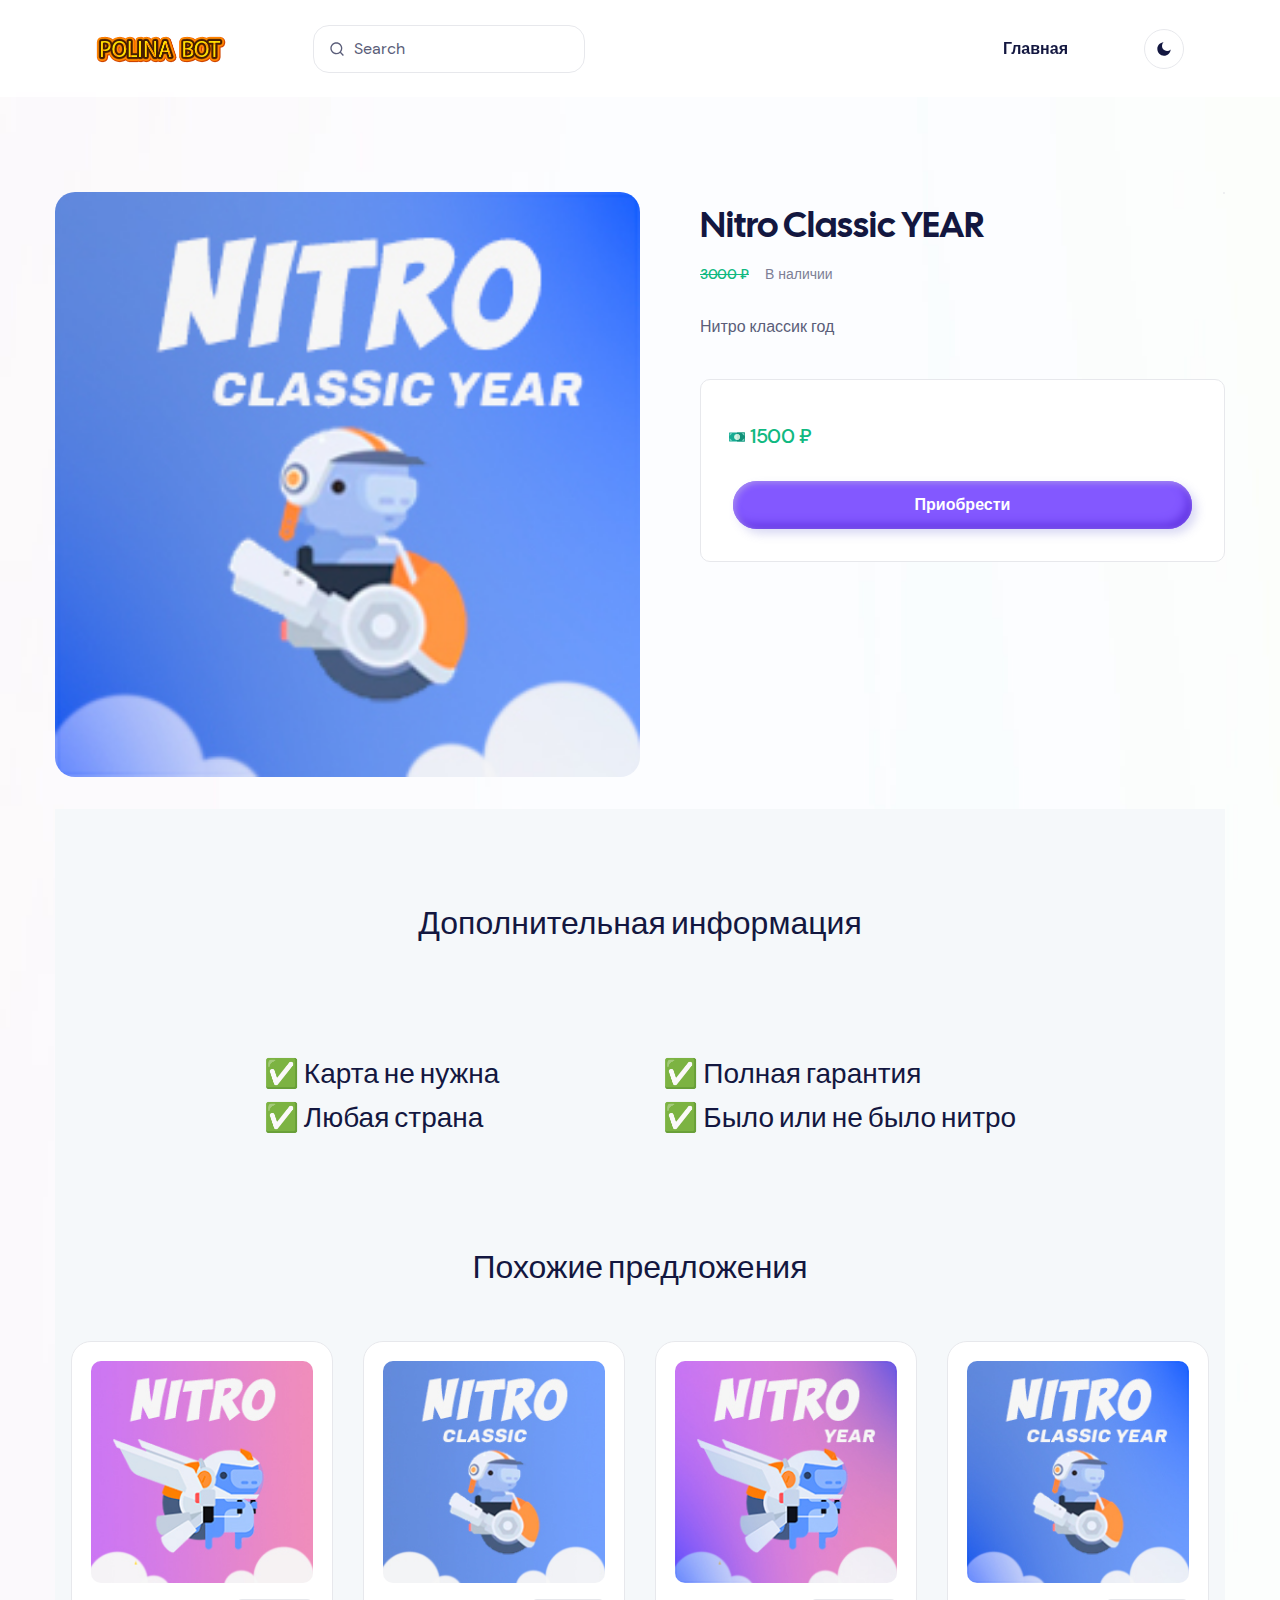
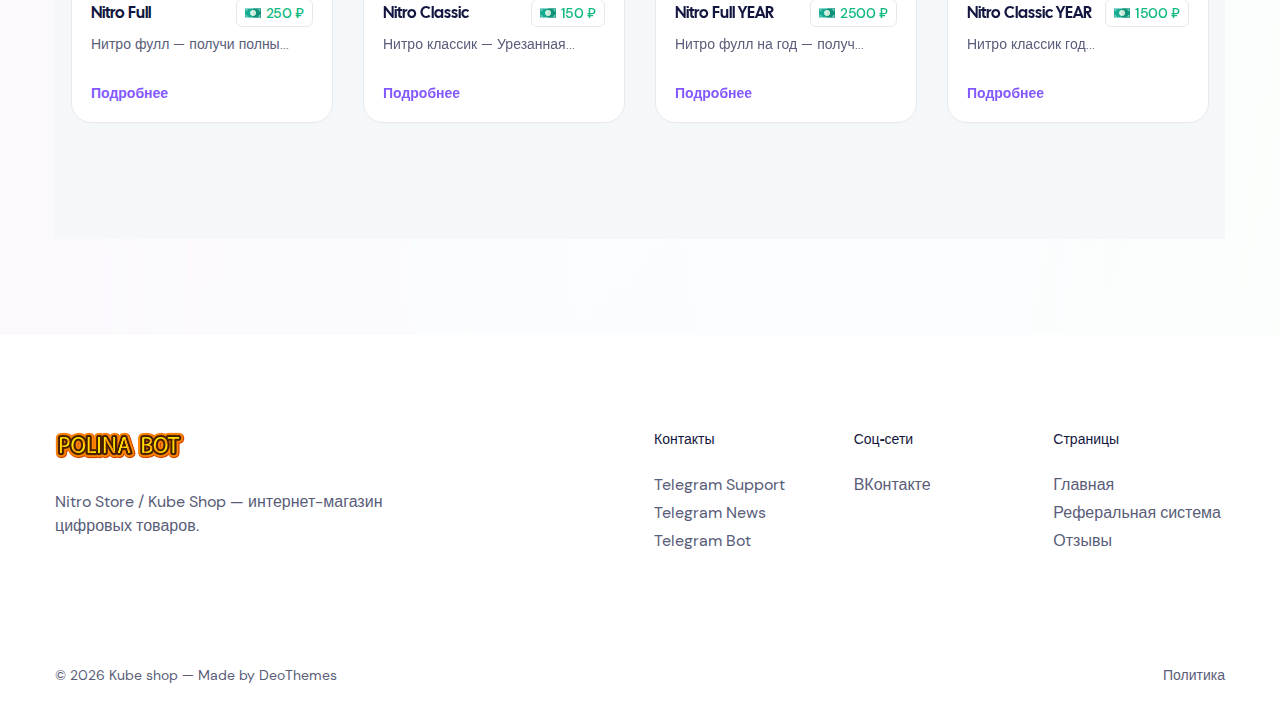
<file: item/classic_year.html>
﻿<!DOCTYPE html>
<html lang="ru">
  <head itemscope="" itemtype="http://schema.org/">
    <meta charset="utf-8">
    <meta http-equiv="Content-Type" content="text/html; charset=utf-8">
    <meta name="language" content="Russian">
    <!--[if IE]><meta http-equiv="X-UA-Compatible" content="IE=edge,chrome=1" /><![endif]-->
    <meta name="viewport" content="width=device-width, initial-scale=1, maximum-scale=1">

    <!-- Yandex.Metrika counter -->
  <script type="text/javascript">
   (function(m,e,t,r,i,k,a){m[i]=m[i]||function(){(m[i].a=m[i].a||[]).push(arguments)};
   m[i].l=1*new Date();
   for (var j = 0; j < document.scripts.length; j++) {if (document.scripts[j].src === r) { return; }}
   k=e.createElement(t),a=e.getElementsByTagName(t)[0],k.async=1,k.src=r,a.parentNode.insertBefore(k,a)})
   (window, document, "script", "https://mc.yandex.ru/metrika/tag.js", "ym");

   ym(91576952, "init", {
        clickmap:true,
        trackLinks:true,
        accurateTrackBounce:true,
        webvisor:true,
        ecommerce:"dataLayer"
   });
  </script>
  <noscript><div><img src="../watch/91576952" style="position:absolute; left:-9999px;" alt=""></div></noscript>
<!-- /Yandex.Metrika counter -->


    <link rel="preconnect" href="https://fonts.googleapis.com"><link rel="preconnect" href="https://fonts.gstatic.com" crossorigin=""><link href="../css2?family=Montserrat:wght@600&display=swap" rel="stylesheet">

    <!-- Css -->
    <link rel="stylesheet" href="../static/css/style.css">

    <!-- Dark Mode JS -->
    <script src="../static/js/darkMode.bundle.js"></script>

    <!-- Favicons -->
    <link rel="icon" href="../static/favicon/favicon.ico" type="image/x-icon">


    <meta name="msapplication-TileColor" content="#ffffff">
    <meta name="msapplication-TileImage" content="/static/favicon/ms-icon-144x144.png">
    <meta name="theme-color" content="#ffffff">
    
<meta name="title" content="Купить Nitro Classic YEAR">
<meta name="description" content="Нитро классик год">
<meta name="robots" content="index, follow">
<title>Nitro Classic YEAR — 1500 ₽</title>

  </head>
  <body class="dark:bg-jacarta-900 font-body text-jacarta-500 overflow-x-hidden" itemscope="" itemtype="http://schema.org/WebPage">
    <header class="js-page-header fixed top-0 z-20 w-full backdrop-blur transition-colors">
      <div class="flex items-center px-6 py-6 xl:px-24">
        <!-- Logo -->
        <a href="../index.htm" class="shrink-0">
          <img src="../static/img/logo.png" class="max-h-7 dark:hidden" alt="Kube Shop">
          <img src="../static/img/logo_white.png" class="hidden max-h-7 dark:block" alt="Kube Shop">
        </a>

        <!-- Search -->
        <form action="search" class="relative ml-12 mr-8 hidden basis-3/12 lg:block xl:ml-[8%]">
          <input type="search" class="text-jacarta-700 placeholder-jacarta-500 focus:ring-accent border-jacarta-100 w-full rounded-2xl border py-[0.6875rem] px-4 pl-10 dark:border-transparent dark:bg-white/[.15] dark:text-white dark:placeholder-white" placeholder="Search">
          <span class="absolute left-0 top-0 flex h-full w-12 items-center justify-center rounded-2xl">
            <svg xmlns="http://www.w3.org/2000/svg" viewbox="0 0 24 24" width="24" height="24" class="fill-jacarta-500 h-4 w-4 dark:fill-white">
              <path fill="none" d="M0 0h24v24H0z"></path>
              <path d="M18.031 16.617l4.283 4.282-1.415 1.415-4.282-4.283A8.96 8.96 0 0 1 11 20c-4.968 0-9-4.032-9-9s4.032-9 9-9 9 4.032 9 9a8.96 8.96 0 0 1-1.969 5.617zm-2.006-.742A6.977 6.977 0 0 0 18 11c0-3.868-3.133-7-7-7-3.868 0-7 3.132-7 7 0 3.867 3.132 7 7 7a6.977 6.977 0 0 0 4.875-1.975l.15-.15z"></path>
            </svg>
          </span>
        </form>

        <!-- Menu / Actions -->
        <div class="js-mobile-menu dark:bg-jacarta-800 invisible fixed inset-0 z-10 ml-auto items-center bg-white opacity-0 lg:visible lg:relative lg:inset-auto lg:flex lg:bg-transparent lg:opacity-100 dark:lg:bg-transparent">
          <!-- Mobile Logo / Menu Close -->
          <div class="t-0 dark:bg-jacarta-800 fixed left-0 z-10 flex w-full items-center justify-between bg-white p-6 lg:hidden">
            <!-- Mobile Logo -->
            <a href="../index.htm" class="shrink-0">
              <img src="../static/img/logo.png" class="max-h-7 dark:hidden" alt="Xhibiter | NFT Marketplace">
              <img src="../static/img/logo_white.png" class="hidden max-h-7 dark:block" alt="Xhibiter | NFT Marketplace">
            </a>

            <!-- Mobile Menu Close -->
            <button class="js-mobile-close border-jacarta-100 hover:bg-accent focus:bg-accent group dark:hover:bg-accent ml-2 flex h-10 w-10 items-center justify-center rounded-full border bg-white transition-colors hover:border-transparent focus:border-transparent dark:border-transparent dark:bg-white/[.15]" aria-label="close mobile menu">
              <svg xmlns="http://www.w3.org/2000/svg" viewbox="0 0 24 24" width="24" height="24" class="fill-jacarta-700 h-4 w-4 transition-colors group-hover:fill-white group-focus:fill-white dark:fill-white">
                <path fill="none" d="M0 0h24v24H0z"></path>
                <path d="M12 10.586l4.95-4.95 1.414 1.414-4.95 4.95 4.95 4.95-1.414 1.414-4.95-4.95-4.95 4.95-1.414-1.414 4.95-4.95-4.95-4.95L7.05 5.636z"></path>
              </svg>
            </button>
          </div>

          <!-- Mobile Search -->
          <form action="search" class="relative mt-24 mb-8 w-full lg:hidden">
            <input type="search" class="text-jacarta-700 placeholder-jacarta-500 focus:ring-accent border-jacarta-100 w-full rounded-2xl border py-3 px-4 pl-10 dark:border-transparent dark:bg-white/[.15] dark:text-white dark:placeholder-white" placeholder="Search">
            <span class="absolute left-0 top-0 flex h-full w-12 items-center justify-center rounded-2xl">
              <svg xmlns="http://www.w3.org/2000/svg" viewbox="0 0 24 24" width="24" height="24" class="fill-jacarta-500 h-4 w-4 dark:fill-white">
                <path fill="none" d="M0 0h24v24H0z"></path>
                <path d="M18.031 16.617l4.283 4.282-1.415 1.415-4.282-4.283A8.96 8.96 0 0 1 11 20c-4.968 0-9-4.032-9-9s4.032-9 9-9 9 4.032 9 9a8.96 8.96 0 0 1-1.969 5.617zm-2.006-.742A6.977 6.977 0 0 0 18 11c0-3.868-3.133-7-7-7-3.868 0-7 3.132-7 7 0 3.867 3.132 7 7 7a6.977 6.977 0 0 0 4.875-1.975l.15-.15z"></path>
              </svg>
            </span>
          </form>

          <!-- Primary Nav -->
          <nav class="navbar w-full">
            <ul class="flex flex-col lg:flex-row">
              <li class="js-nav-dropdown group relative">
                <a href="#" class="dropdown-toggle text-jacarta-700 hover:text-accent focus:text-accent dark:hover:text-accent dark:focus:text-accent flex items-center justify-between py-3.5 text-base dark:text-white lg:px-5" id="navDropdown-1" aria-expanded="false" role="button" data-bs-toggle="dropdown"><b>Главная</b>
                  
          </a></li></ul></nav>

          <div class="ml-8 hidden lg:flex xl:ml-12">
            <a href="#" class="border-jacarta-100 hover:bg-accent focus:bg-accent group dark:hover:bg-accent js-dark-mode-trigger ml-2 flex h-10 w-10 items-center justify-center rounded-full border bg-white transition-colors hover:border-transparent focus:border-transparent dark:border-transparent dark:bg-white/[.15]">
              <svg xmlns="http://www.w3.org/2000/svg" viewbox="0 0 24 24" width="24" height="24" class="fill-jacarta-700 dark-mode-light h-4 w-4 transition-colors group-hover:fill-white group-focus:fill-white dark:hidden">
                <path fill="none" d="M0 0h24v24H0z"></path>
                <path d="M11.38 2.019a7.5 7.5 0 1 0 10.6 10.6C21.662 17.854 17.316 22 12.001 22 6.477 22 2 17.523 2 12c0-5.315 4.146-9.661 9.38-9.981z"></path>
              </svg>
              <svg xmlns="http://www.w3.org/2000/svg" viewbox="0 0 24 24" width="24" height="24" class="fill-jacarta-700 dark-mode-dark hidden h-4 w-4 transition-colors group-hover:fill-white group-focus:fill-white dark:block dark:fill-white">
                <path fill="none" d="M0 0h24v24H0z"></path>
                <path d="M12 18a6 6 0 1 1 0-12 6 6 0 0 1 0 12zM11 1h2v3h-2V1zm0 19h2v3h-2v-3zM3.515 4.929l1.414-1.414L7.05 5.636 5.636 7.05 3.515 4.93zM16.95 18.364l1.414-1.414 2.121 2.121-1.414 1.414-2.121-2.121zm2.121-14.85l1.414 1.415-2.121 2.121-1.414-1.414 2.121-2.121zM5.636 16.95l1.414 1.414-2.121 2.121-1.414-1.414 2.121-2.121zM23 11v2h-3v-2h3zM4 11v2H1v-2h3z"></path>
              </svg>
            </a>
          </div>
        </div>

        <!-- Mobile Menu Actions -->
        <div class="ml-auto flex lg:hidden">

          <!-- Dark Mode -->
          <a href="#" class="js-dark-mode-trigger border-jacarta-100 hover:bg-accent dark:hover:bg-accent focus:bg-accent group ml-2 flex h-10 w-10 items-center justify-center rounded-full border bg-white transition-colors hover:border-transparent focus:border-transparent dark:border-transparent dark:bg-white/[.15]">
            <svg xmlns="http://www.w3.org/2000/svg" viewbox="0 0 24 24" width="24" height="24" class="fill-jacarta-700 dark-mode-light h-4 w-4 transition-colors group-hover:fill-white group-focus:fill-white dark:hidden">
              <path fill="none" d="M0 0h24v24H0z"></path>
              <path d="M11.38 2.019a7.5 7.5 0 1 0 10.6 10.6C21.662 17.854 17.316 22 12.001 22 6.477 22 2 17.523 2 12c0-5.315 4.146-9.661 9.38-9.981z"></path>
            </svg>
            <svg xmlns="http://www.w3.org/2000/svg" viewbox="0 0 24 24" width="24" height="24" class="fill-jacarta-700 dark-mode-dark hidden h-4 w-4 transition-colors group-hover:fill-white group-focus:fill-white dark:block dark:fill-white">
              <path fill="none" d="M0 0h24v24H0z"></path>
              <path d="M12 18a6 6 0 1 1 0-12 6 6 0 0 1 0 12zM11 1h2v3h-2V1zm0 19h2v3h-2v-3zM3.515 4.929l1.414-1.414L7.05 5.636 5.636 7.05 3.515 4.93zM16.95 18.364l1.414-1.414 2.121 2.121-1.414 1.414-2.121-2.121zm2.121-14.85l1.414 1.415-2.121 2.121-1.414-1.414 2.121-2.121zM5.636 16.95l1.414 1.414-2.121 2.121-1.414-1.414 2.121-2.121zM23 11v2h-3v-2h3zM4 11v2H1v-2h3z"></path>
            </svg>
          </a>

          <!-- Mobile Menu Toggle -->
          <button class="js-mobile-toggle border-jacarta-100 hover:bg-accent dark:hover:bg-accent focus:bg-accent group ml-2 flex h-10 w-10 items-center justify-center rounded-full border bg-white transition-colors hover:border-transparent focus:border-transparent dark:border-transparent dark:bg-white/[.15]" aria-label="open mobile menu">
            <svg xmlns="http://www.w3.org/2000/svg" viewbox="0 0 24 24" width="24" height="24" class="fill-jacarta-700 h-4 w-4 transition-colors group-hover:fill-white group-focus:fill-white dark:fill-white">
              <path fill="none" d="M0 0h24v24H0z"></path>
              <path d="M18 18v2H6v-2h12zm3-7v2H3v-2h18zm-3-7v2H6V4h12z"></path>
            </svg>
          </button>
        </div>
      </div>
    </header>



    
    <!-- Header -->
    <main class="mt-24">
      <!-- Item -->
      <section class="relative pt-12 pb-24 lg:py-24">
        <picture class="pointer-events-none absolute inset-0 -z-10 dark:hidden">
          <img src="../static/img/gradient_light.jpg" alt="gradient" class="h-full">
        </picture>
        <div class="container">
          <!-- Item -->
          <div class="md:flex md:flex-wrap">
            <!-- Image -->
            <figure class="mb-8 md:w-2/5 md:flex-shrink-0 md:flex-grow-0 md:basis-auto lg:w-1/2">
              <img src="../static/tovar/classic_year.jpg" alt="item" class="cursor-pointer rounded-[1.25rem]" style="width: 100%; height: 100%;" data-bs-toggle="modal" data-bs-target="#imageModal">

            </figure>

            <!-- Details -->
            <div class="md:w-3/5 md:basis-auto md:pl-8 lg:w-1/2 lg:pl-[3.75rem]">
              <!-- Collection / Likes / Actions -->
              <div class="mb-3 flex">
                <!-- Collection -->
                <!-- Likes / Actions -->
                <div class="ml-auto flex space-x-2">
                  <!-- Actions -->
                  <div class="dark:border-jacarta-600 dark:hover:bg-jacarta-600 border-jacarta-100 dropdown hover:bg-jacarta-100 dark:bg-jacarta-700 rounded-xl border bg-white">
                    
                    
                  </div>
                </div>
              </div>

              <h1 class="font-display text-jacarta-700 mb-4 text-4xl font-semibold dark:text-white">Nitro Classic YEAR</h1>

              <div class="mb-8 flex items-center space-x-4 whitespace-nowrap">
                <div class="flex items-center">
                  <span class="text-green text-sm font-medium tracking-tight"><s>3000 ₽</s></span>
                </div>
                <span class="dark:text-jacarta-300 text-jacarta-400 text-sm">В наличии</span>
              </div>

              <p class="dark:text-jacarta-300 mb-10">
                Нитро классик год
              </p>

              <!-- Creator / Owner -->
              

              <!-- Bid -->
              <div class="dark:bg-jacarta-700 dark:border-jacarta-600 border-jacarta-100 rounded-2lg border bg-white p-8">
                <div class="mb-8 sm:flex sm:flex-wrap">
                  <!-- Highest bid -->
                  <div class="sm:w-1/2 sm:pr-4 lg:pr-8">
                  
                    <div class="mt-3 flex">
                      <div>
                        <div class="flex items-center whitespace-nowrap">
                          <span class="-ml-1" data-tippy-content="MONEY">
                            <svg version="1.1" id="Layer_1" xmlns="http://www.w3.org/2000/svg" class="h-4 w-4" xmlns:xlink="http://www.w3.org/1999/xlink" x="0px" y="0px" viewbox="0 0 297.001 297.001" style="enable-background:new 0 0 297.001 297.001; margin-right:5px;" xml:space="preserve">
<g>
  <path style="fill:#17AB93;" d="M288.514,65.889H8.486C3.799,65.889,0,69.688,0,74.375v148.25c0,4.686,3.799,8.486,8.486,8.486
    h280.029c4.686,0,8.486-3.799,8.486-8.486V74.375C297,69.688,293.201,65.889,288.514,65.889z"></path>
  <path style="fill:#129179;" d="M288.514,65.889H149.166v165.222h139.348c4.686,0,8.486-3.799,8.486-8.486V74.375
    C297,69.688,293.201,65.889,288.514,65.889z"></path>
  <polygon style="fill:#82D9C8;" points="60.907,78.368 12.479,78.368 12.479,126.796   "></polygon>
  <polygon style="fill:#82D9C8;" points="284.521,170.204 236.093,218.632 284.521,218.632  "></polygon>
  <polygon style="fill:#82D9C8;" points="60.907,218.632 12.479,170.204 12.479,218.632   "></polygon>
  <polygon style="fill:#82D9C8;" points="284.521,78.368 236.093,78.368 284.521,126.796  "></polygon>
  <path style="fill:#D5F5E6;" d="M148.5,94.092c-30.001,0-54.408,24.407-54.408,54.408s24.407,54.408,54.408,54.408
    s54.408-24.407,54.408-54.408S178.501,94.092,148.5,94.092z"></path>
  <path style="fill:#C6E5D5;" d="M202.908,148.5c0-29.778-24.048-54.032-53.743-54.392v108.783
    C178.86,202.532,202.908,178.278,202.908,148.5z"></path>
</g></svg>
                          </span>
                          <span class="text-green text-lg font-medium leading-tight tracking-tight">1500 ₽</span>
                        </div>
                      </div>
                    </div>
                  </div>

                  <!-- Countdown -->
                  
                </div>

                <a href="#" data-bs-toggle="modal" data-bs-target="#placeBidModal" class="dataLayer bg-accent shadow-accent-volume hover:bg-accent-dark inline-block w-full rounded-full py-3 px-8 text-center font-semibold text-white transition-all">Приобрести</a>
              </div>
              <!-- end bid -->
            </div>
            <!-- end details -->
          </div>

          <!-- Tabs -->
          

      <!-- Related -->
      <section class="dark:bg-jacarta-800 bg-light-base py-24">
        <div class="container">
          <h2 class="font-display text-jacarta-700 mb-8 text-center text-3xl dark:text-white">
            Дополнительная информация
          </h2>
            <div class="text-center">
            <div style="padding: 70px; display: inline-block; margin: 10px; text-align: left;"><h4 class="font-display text-jacarta-700 mb-2 text-2xl dark:text-white">✅ Карта не нужна</h4>
            <h4 class="font-display text-jacarta-700 mb-2 text-2xl dark:text-white">✅ Любая страна</h4></div>
            <div style="padding: 70px; display: inline-block; margin: 10px; text-align: left;"><h4 class="font-display text-jacarta-700 mb-2 text-2xl dark:text-white">✅ Полная гарантия</h4>
            <h4 class="font-display text-jacarta-700 mb-8 text-2xl dark:text-white">✅ Было или не было нитро</h4></div>
                </div>
          <h2 class="font-display text-jacarta-700 mb-8 text-center text-3xl dark:text-white">
            Похожие предложения
          </h2>

          <div class="relative">
            <!-- Slider -->
            <div class="swiper card-slider-4-columns !py-5">
              <div class="swiper-wrapper">
                
                <div class="swiper-slide">
                  <article>
                    <div class="dark:bg-jacarta-700 dark:border-jacarta-700 border-jacarta-100 block rounded-[1.25rem] border bg-white p-[1.1875rem] transition-shadow hover:shadow-lg">
                      <figure>
                        <a href="full.html">
                          <img src="../static/tovar/full.jpg" alt="Nitro Full" width="230" height="230" class="w-full rounded-[0.625rem]" loading="lazy">
                        </a>
                      </figure>
                      <div class="mt-4 flex items-center justify-between">
                        <a href="full.html">
                          <span class="font-display text-jacarta-700 hover:text-accent text-base dark:text-white">Nitro Full</span>
                        </a>
                        <span class="dark:border-jacarta-600 border-jacarta-100 flex items-center whitespace-nowrap rounded-md border py-1 px-2">
                          <span>
                            <svg version="1.1" id="Layer_1" xmlns="http://www.w3.org/2000/svg" class="h-4 w-4" xmlns:xlink="http://www.w3.org/1999/xlink" x="0px" y="0px" viewbox="0 0 297.001 297.001" style="enable-background:new 0 0 297.001 297.001; margin-right:5px;" xml:space="preserve">
<g>
  <path style="fill:#17AB93;" d="M288.514,65.889H8.486C3.799,65.889,0,69.688,0,74.375v148.25c0,4.686,3.799,8.486,8.486,8.486
    h280.029c4.686,0,8.486-3.799,8.486-8.486V74.375C297,69.688,293.201,65.889,288.514,65.889z"></path>
  <path style="fill:#129179;" d="M288.514,65.889H149.166v165.222h139.348c4.686,0,8.486-3.799,8.486-8.486V74.375
    C297,69.688,293.201,65.889,288.514,65.889z"></path>
  <polygon style="fill:#82D9C8;" points="60.907,78.368 12.479,78.368 12.479,126.796   "></polygon>
  <polygon style="fill:#82D9C8;" points="284.521,170.204 236.093,218.632 284.521,218.632  "></polygon>
  <polygon style="fill:#82D9C8;" points="60.907,218.632 12.479,170.204 12.479,218.632   "></polygon>
  <polygon style="fill:#82D9C8;" points="284.521,78.368 236.093,78.368 284.521,126.796  "></polygon>
  <path style="fill:#D5F5E6;" d="M148.5,94.092c-30.001,0-54.408,24.407-54.408,54.408s24.407,54.408,54.408,54.408
    s54.408-24.407,54.408-54.408S178.501,94.092,148.5,94.092z"></path>
  <path style="fill:#C6E5D5;" d="M202.908,148.5c0-29.778-24.048-54.032-53.743-54.392v108.783
    C178.86,202.532,202.908,178.278,202.908,148.5z"></path>
</g></svg>

                          </span>
                          <span class="text-green text-sm font-medium tracking-tight">250 ₽</span>
                        </span>
                      </div>
                      <div class="mt-2 text-sm">
                        <span class="dark:text-jacarta-300">Нитро фулл — получи полны...</span>
                      </div>

                      <div class="mt-8 flex items-center justify-between">
                        <button type="button" class="text-accent font-display text-sm font-semibold" onclick="location.href='/item/full';">
                          Подробнее
                        </button>

                    </div>
                  </div></article></div>
                
                <div class="swiper-slide">
                  <article>
                    <div class="dark:bg-jacarta-700 dark:border-jacarta-700 border-jacarta-100 block rounded-[1.25rem] border bg-white p-[1.1875rem] transition-shadow hover:shadow-lg">
                      <figure>
                        <a href="classic.html">
                          <img src="../static/tovar/classic.jpg" alt="Nitro Classic" width="230" height="230" class="w-full rounded-[0.625rem]" loading="lazy">
                        </a>
                      </figure>
                      <div class="mt-4 flex items-center justify-between">
                        <a href="classic.html">
                          <span class="font-display text-jacarta-700 hover:text-accent text-base dark:text-white">Nitro Classic</span>
                        </a>
                        <span class="dark:border-jacarta-600 border-jacarta-100 flex items-center whitespace-nowrap rounded-md border py-1 px-2">
                          <span>
                            <svg version="1.1" id="Layer_1" xmlns="http://www.w3.org/2000/svg" class="h-4 w-4" xmlns:xlink="http://www.w3.org/1999/xlink" x="0px" y="0px" viewbox="0 0 297.001 297.001" style="enable-background:new 0 0 297.001 297.001; margin-right:5px;" xml:space="preserve">
<g>
  <path style="fill:#17AB93;" d="M288.514,65.889H8.486C3.799,65.889,0,69.688,0,74.375v148.25c0,4.686,3.799,8.486,8.486,8.486
    h280.029c4.686,0,8.486-3.799,8.486-8.486V74.375C297,69.688,293.201,65.889,288.514,65.889z"></path>
  <path style="fill:#129179;" d="M288.514,65.889H149.166v165.222h139.348c4.686,0,8.486-3.799,8.486-8.486V74.375
    C297,69.688,293.201,65.889,288.514,65.889z"></path>
  <polygon style="fill:#82D9C8;" points="60.907,78.368 12.479,78.368 12.479,126.796   "></polygon>
  <polygon style="fill:#82D9C8;" points="284.521,170.204 236.093,218.632 284.521,218.632  "></polygon>
  <polygon style="fill:#82D9C8;" points="60.907,218.632 12.479,170.204 12.479,218.632   "></polygon>
  <polygon style="fill:#82D9C8;" points="284.521,78.368 236.093,78.368 284.521,126.796  "></polygon>
  <path style="fill:#D5F5E6;" d="M148.5,94.092c-30.001,0-54.408,24.407-54.408,54.408s24.407,54.408,54.408,54.408
    s54.408-24.407,54.408-54.408S178.501,94.092,148.5,94.092z"></path>
  <path style="fill:#C6E5D5;" d="M202.908,148.5c0-29.778-24.048-54.032-53.743-54.392v108.783
    C178.86,202.532,202.908,178.278,202.908,148.5z"></path>
</g></svg>

                          </span>
                          <span class="text-green text-sm font-medium tracking-tight">150 ₽</span>
                        </span>
                      </div>
                      <div class="mt-2 text-sm">
                        <span class="dark:text-jacarta-300">Нитро классик — Урезанная...</span>
                      </div>

                      <div class="mt-8 flex items-center justify-between">
                        <button type="button" class="text-accent font-display text-sm font-semibold" onclick="location.href='/item/classic';">
                          Подробнее
                        </button>

                    </div>
                  </div></article></div>
                
                <div class="swiper-slide">
                  <article>
                    <div class="dark:bg-jacarta-700 dark:border-jacarta-700 border-jacarta-100 block rounded-[1.25rem] border bg-white p-[1.1875rem] transition-shadow hover:shadow-lg">
                      <figure>
                        <a href="full_year.html">
                          <img src="../static/tovar/full_year.jpg" alt="Nitro Full YEAR" width="230" height="230" class="w-full rounded-[0.625rem]" loading="lazy">
                        </a>
                      </figure>
                      <div class="mt-4 flex items-center justify-between">
                        <a href="full_year.html">
                          <span class="font-display text-jacarta-700 hover:text-accent text-base dark:text-white">Nitro Full YEAR</span>
                        </a>
                        <span class="dark:border-jacarta-600 border-jacarta-100 flex items-center whitespace-nowrap rounded-md border py-1 px-2">
                          <span>
                            <svg version="1.1" id="Layer_1" xmlns="http://www.w3.org/2000/svg" class="h-4 w-4" xmlns:xlink="http://www.w3.org/1999/xlink" x="0px" y="0px" viewbox="0 0 297.001 297.001" style="enable-background:new 0 0 297.001 297.001; margin-right:5px;" xml:space="preserve">
<g>
  <path style="fill:#17AB93;" d="M288.514,65.889H8.486C3.799,65.889,0,69.688,0,74.375v148.25c0,4.686,3.799,8.486,8.486,8.486
    h280.029c4.686,0,8.486-3.799,8.486-8.486V74.375C297,69.688,293.201,65.889,288.514,65.889z"></path>
  <path style="fill:#129179;" d="M288.514,65.889H149.166v165.222h139.348c4.686,0,8.486-3.799,8.486-8.486V74.375
    C297,69.688,293.201,65.889,288.514,65.889z"></path>
  <polygon style="fill:#82D9C8;" points="60.907,78.368 12.479,78.368 12.479,126.796   "></polygon>
  <polygon style="fill:#82D9C8;" points="284.521,170.204 236.093,218.632 284.521,218.632  "></polygon>
  <polygon style="fill:#82D9C8;" points="60.907,218.632 12.479,170.204 12.479,218.632   "></polygon>
  <polygon style="fill:#82D9C8;" points="284.521,78.368 236.093,78.368 284.521,126.796  "></polygon>
  <path style="fill:#D5F5E6;" d="M148.5,94.092c-30.001,0-54.408,24.407-54.408,54.408s24.407,54.408,54.408,54.408
    s54.408-24.407,54.408-54.408S178.501,94.092,148.5,94.092z"></path>
  <path style="fill:#C6E5D5;" d="M202.908,148.5c0-29.778-24.048-54.032-53.743-54.392v108.783
    C178.86,202.532,202.908,178.278,202.908,148.5z"></path>
</g></svg>

                          </span>
                          <span class="text-green text-sm font-medium tracking-tight">2500 ₽</span>
                        </span>
                      </div>
                      <div class="mt-2 text-sm">
                        <span class="dark:text-jacarta-300">Нитро фулл на год — получ...</span>
                      </div>

                      <div class="mt-8 flex items-center justify-between">
                        <button type="button" class="text-accent font-display text-sm font-semibold" onclick="location.href='/item/full_year';">
                          Подробнее
                        </button>

                    </div>
                  </div></article></div>
                
                <div class="swiper-slide">
                  <article>
                    <div class="dark:bg-jacarta-700 dark:border-jacarta-700 border-jacarta-100 block rounded-[1.25rem] border bg-white p-[1.1875rem] transition-shadow hover:shadow-lg">
                      <figure>
                        <a href="classic_year.html">
                          <img src="../static/tovar/classic_year.jpg" alt="Nitro Classic YEAR" width="230" height="230" class="w-full rounded-[0.625rem]" loading="lazy">
                        </a>
                      </figure>
                      <div class="mt-4 flex items-center justify-between">
                        <a href="classic_year.html">
                          <span class="font-display text-jacarta-700 hover:text-accent text-base dark:text-white">Nitro Classic YEAR</span>
                        </a>
                        <span class="dark:border-jacarta-600 border-jacarta-100 flex items-center whitespace-nowrap rounded-md border py-1 px-2">
                          <span>
                            <svg version="1.1" id="Layer_1" xmlns="http://www.w3.org/2000/svg" class="h-4 w-4" xmlns:xlink="http://www.w3.org/1999/xlink" x="0px" y="0px" viewbox="0 0 297.001 297.001" style="enable-background:new 0 0 297.001 297.001; margin-right:5px;" xml:space="preserve">
<g>
  <path style="fill:#17AB93;" d="M288.514,65.889H8.486C3.799,65.889,0,69.688,0,74.375v148.25c0,4.686,3.799,8.486,8.486,8.486
    h280.029c4.686,0,8.486-3.799,8.486-8.486V74.375C297,69.688,293.201,65.889,288.514,65.889z"></path>
  <path style="fill:#129179;" d="M288.514,65.889H149.166v165.222h139.348c4.686,0,8.486-3.799,8.486-8.486V74.375
    C297,69.688,293.201,65.889,288.514,65.889z"></path>
  <polygon style="fill:#82D9C8;" points="60.907,78.368 12.479,78.368 12.479,126.796   "></polygon>
  <polygon style="fill:#82D9C8;" points="284.521,170.204 236.093,218.632 284.521,218.632  "></polygon>
  <polygon style="fill:#82D9C8;" points="60.907,218.632 12.479,170.204 12.479,218.632   "></polygon>
  <polygon style="fill:#82D9C8;" points="284.521,78.368 236.093,78.368 284.521,126.796  "></polygon>
  <path style="fill:#D5F5E6;" d="M148.5,94.092c-30.001,0-54.408,24.407-54.408,54.408s24.407,54.408,54.408,54.408
    s54.408-24.407,54.408-54.408S178.501,94.092,148.5,94.092z"></path>
  <path style="fill:#C6E5D5;" d="M202.908,148.5c0-29.778-24.048-54.032-53.743-54.392v108.783
    C178.86,202.532,202.908,178.278,202.908,148.5z"></path>
</g></svg>

                          </span>
                          <span class="text-green text-sm font-medium tracking-tight">1500 ₽</span>
                        </span>
                      </div>
                      <div class="mt-2 text-sm">
                        <span class="dark:text-jacarta-300">Нитро классик год...</span>
                      </div>

                      <div class="mt-8 flex items-center justify-between">
                        <button type="button" class="text-accent font-display text-sm font-semibold" onclick="location.href='/item/classic_year';">
                          Подробнее
                        </button>

                    </div>
                  </div></article></div>
                
              </div>
            </div>

            <!-- Slider Navigation -->
            <div class="group swiper-button-prev shadow-white-volume absolute top-1/2 -left-4 z-10 -mt-6 flex h-12 w-12 cursor-pointer items-center justify-center rounded-full bg-white p-3 text-base sm:-left-6">
              <svg xmlns="http://www.w3.org/2000/svg" viewbox="0 0 24 24" width="24" height="24" class="fill-jacarta-700 group-hover:fill-accent">
                <path fill="none" d="M0 0h24v24H0z"></path>
                <path d="M10.828 12l4.95 4.95-1.414 1.414L8 12l6.364-6.364 1.414 1.414z"></path>
              </svg>
            </div>
            <div class="group swiper-button-next shadow-white-volume absolute top-1/2 -right-4 z-10 -mt-6 flex h-12 w-12 cursor-pointer items-center justify-center rounded-full bg-white p-3 text-base sm:-right-6">
              <svg xmlns="http://www.w3.org/2000/svg" viewbox="0 0 24 24" width="24" height="24" class="fill-jacarta-700 group-hover:fill-accent">
                <path fill="none" d="M0 0h24v24H0z"></path>
                <path d="M13.172 12l-4.95-4.95 1.414-1.414L16 12l-6.364 6.364-1.414-1.414z"></path>
              </svg>
            </div>
          </div>
        </div>
      </section>
      <!-- end related -->
    </div></section></main>


        <!-- Place Bid Modal -->
    <div class="modal fade" id="placeBidModal" tabindex="-1" aria-labelledby="placeBidLabel" aria-hidden="true">
      <div class="modal-dialog max-w-2xl">
        <div class="modal-content">
          <div class="modal-header">
            <h5 class="modal-title" id="placeBidLabel">Оплата - 1500 ₽</h5>
            <button type="button" class="btn-close" data-bs-dismiss="modal" aria-label="Close">


              <svg xmlns="http://www.w3.org/2000/svg" viewbox="0 0 24 24" width="24" height="24" class="fill-jacarta-700 h-6 w-6 dark:fill-white">
                <path fill="none" d="M0 0h24v24H0z"></path>
                <path d="M12 10.586l4.95-4.95 1.414 1.414-4.95 4.95 4.95 4.95-1.414 1.414-4.95-4.95-4.95 4.95-1.414-1.414 4.95-4.95-4.95-4.95L7.05 5.636z"></path>
              </svg>
            </button>
          </div>

          <!-- Body -->
          <form action="" method="post">
            <div class="modal-body p-6 ">


              <input required="" type="email" name="email" class="text-jacarta-700 placeholder-jacarta-500 focus:ring-accent border-jacarta-100 w-full rounded-2xl border py-3 px-4 pl-10 dark:border-transparent dark:bg-white/[.15] dark:text-white dark:placeholder-white" placeholder="Почта">
              <span class="absolute top-0 flex h-full w-12 items-center justify-center rounded-2xl">
                <svg version="1.1" id="Capa_1" xmlns="http://www.w3.org/2000/svg" xmlns:xlink="http://www.w3.org/1999/xlink" viewbox="0 0 75.294 75.294" style="enable-background:new 0 0 75.294 75.294;" xml:space="preserve" width="24" height="24" class="fill-jacarta-500 h-4 w-4 dark:fill-white">
  <g>
      <path d="M66.097,12.089h-56.9C4.126,12.089,0,16.215,0,21.286v32.722c0,5.071,4.126,9.197,9.197,9.197h56.9
          c5.071,0,9.197-4.126,9.197-9.197V21.287C75.295,16.215,71.169,12.089,66.097,12.089z M61.603,18.089L37.647,33.523L13.691,18.089
          H61.603z M66.097,57.206h-56.9C7.434,57.206,6,55.771,6,54.009V21.457l29.796,19.16c0.04,0.025,0.083,0.042,0.124,0.065
          c0.043,0.024,0.087,0.047,0.131,0.069c0.231,0.119,0.469,0.215,0.712,0.278c0.025,0.007,0.05,0.01,0.075,0.016
          c0.267,0.063,0.537,0.102,0.807,0.102c0.001,0,0.002,0,0.002,0c0.002,0,0.003,0,0.004,0c0.27,0,0.54-0.038,0.807-0.102
          c0.025-0.006,0.05-0.009,0.075-0.016c0.243-0.063,0.48-0.159,0.712-0.278c0.044-0.022,0.088-0.045,0.131-0.069
          c0.041-0.023,0.084-0.04,0.124-0.065l29.796-19.16v32.551C69.295,55.771,67.86,57.206,66.097,57.206z"></path>
  </g>
  </svg>
              </span>



            </div>
              <div class="modal-body p-6">
              <input type="text" name="PromoKod" class="text-jacarta-700 placeholder-jacarta-500 focus:ring-accent border-jacarta-100 w-full rounded-2xl border py-3 px-4 pl-10 dark:border-transparent dark:bg-white/[.15] dark:text-white dark:placeholder-white" placeholder="Промокод (Необязательно)">
              <span class="absolute top-0 flex h-full w-12 items-center justify-center rounded-2xl">
                  <svg class="fill-jacarta-1000 h-6 w-6 dark:fill-white" width="800px" height="800px" viewbox="0 0 24 24" fill="none" xmlns="http://www.w3.org/2000/svg">
<path d="M12 22C17.5228 22 22 17.5228 22 12C22 6.47715 17.5228 2 12 2C6.47715 2 2 6.47715 2 12C2 17.5228 6.47715 22 12 22Z" stroke="#292D32" stroke-width="1.5" stroke-linecap="round" stroke-linejoin="round"></path>
<path d="M9 15L15 9" stroke="#292D32" stroke-width="1.5" stroke-linecap="round" stroke-linejoin="round"></path>
<path d="M14.4945 14.5H14.5035" stroke="#292D32" stroke-width="2" stroke-linecap="round" stroke-linejoin="round"></path>
<path d="M9.49451 9.5H9.50349" stroke="#292D32" stroke-width="2" stroke-linecap="round" stroke-linejoin="round"></path>
</svg>
              </span>





            </div>
              <div class="modal-body p-6">
                  <div class="form_radio_btn">
                      <input id="radio-1" type="radio" name="radio" value="Lava" checked="">
                      <label for="radio-1">
                        <svg class="mr-1 inline-block h-6 w-6 bg-contain bg-center text-xl" width="800px" height="800px" viewbox="0 0 32 32" xmlns="http://www.w3.org/2000/svg"><g fill="none"><circle cx="16" cy="16" r="16" fill="#FF8C00"></circle><path fill="#FFF" d="M22.59 19.445c.051.401-.063.556-.19.556s-.305-.155-.495-.465c-.19-.31-.267-.66-.165-.84.063-.117.203-.169.368-.104.33.13.457.633.482.853zm-1.777.88c.393.336.508.723.304 1.008a.664.664 0 01-.52.232.896.896 0 01-.597-.22c-.355-.31-.457-.827-.229-1.111a.489.489 0 01.407-.181c.203 0 .432.09.635.271zM7 14.894C7 9.981 10.91 6 15.734 6c4.825 0 8.735 3.982 8.735 8.894a9.074 9.074 0 01-1.231 4.564c-.026.039-.09.026-.102-.026-.304-2.185-1.612-3.387-3.516-3.749-.166-.026-.191-.13.025-.155.584-.052 1.409-.039 1.84.039a5.9 5.9 0 00.039-.686c0-3.245-2.59-5.882-5.777-5.882-3.186 0-5.776 2.637-5.776 5.882 0 3.246 2.59 5.883 5.776 5.883h.267a8.078 8.078 0 01-.115-1.59c.013-.362.09-.414.242-.13.8 1.41 1.942 2.677 4.177 3.18 1.828.415 3.656.893 5.624 3.44.177.22-.089.452-.292.271-2.006-1.81-3.834-2.405-5.497-2.405-1.867.014-3.136.26-4.419.26C10.91 23.79 7 19.806 7 14.893z"></path></g></svg>
                          QIWI
                      </label>
                  </div>
                  <div class="form_radio_btn">
                      <input id="radio-2" type="radio" name="radio" value="Lava">
                      <label for="radio-2">
                        <svg class="mr-1 inline-block h-6 w-6 bg-contain bg-center text-xl" width="800px" height="800px" viewbox="0 0 36 36" xmlns="http://www.w3.org/2000/svg" xmlns:xlink="http://www.w3.org/1999/xlink" aria-hidden="true" role="img" class="iconify iconify--twemoji" preserveaspectratio="xMidYMid meet"><path fill="#CE2028" d="M36 27a4 4 0 0 1-4 4H4a4 4 0 0 1-4-4v-4h36v4z"></path><path fill="#22408C" d="M0 13h36v10H0z"></path><path fill="#EEE" d="M32 5H4a4 4 0 0 0-4 4v4h36V9a4 4 0 0 0-4-4z"></path></svg>
                          Банковская карта Россия
                      </label>
                  </div>
                  <div class="form_radio_btn">
                      <input id="radio-3" type="radio" name="radio" value="FK">
                      <label for="radio-3">
                        <svg class="mr-1 inline-block h-6 w-6 bg-contain bg-center text-xl" width="800px" height="800px" viewbox="0 0 32 32" fill="none" xmlns="http://www.w3.org/2000/svg"><path d="M2.56967 20.0269C4.30041 25.7964 9.65423 30 15.9906 30C23.7274 30 29.9995 23.7318 29.9995 16C29.9995 8.26803 23.7274 2 15.9906 2C8.56634 2 2.49151 7.77172 2.01172 15.0699C2.01172 17.1667 2.01172 18.0417 2.56967 20.0269Z" fill="url(#paint0_linear_87_8314)"></path><path d="M15.2706 12.5629L11.8426 17.5395C11.0345 17.5028 10.221 17.7314 9.54572 18.1752L2.01829 15.0784C2.01829 15.0784 1.84411 17.9421 2.56999 20.0763L7.89147 22.2707C8.15866 23.464 8.97779 24.5107 10.1863 25.0142C12.1635 25.8398 14.4433 24.8988 15.2658 22.922C15.4799 22.4052 15.5797 21.8633 15.5652 21.3225L20.5904 17.8219C23.5257 17.8219 25.9114 15.4305 25.9114 12.4937C25.9114 9.55673 23.5257 7.16748 20.5904 7.16748C17.7553 7.16748 15.1117 9.64126 15.2706 12.5629ZM14.4469 22.5783C13.8103 24.1057 12.054 24.8303 10.5273 24.1946C9.82302 23.9014 9.29128 23.3642 8.98452 22.7237L10.7167 23.4411C11.8426 23.9098 13.1343 23.3762 13.6023 22.2514C14.0718 21.1254 13.5392 19.8324 12.4139 19.3637L10.6233 18.6222C11.3142 18.3603 12.0997 18.3507 12.8336 18.6559C13.5734 18.9635 14.1475 19.5428 14.4517 20.283C14.756 21.0233 14.7548 21.8404 14.4469 22.5783ZM20.5904 16.0434C18.6364 16.0434 17.0455 14.4511 17.0455 12.4937C17.0455 10.5379 18.6364 8.94518 20.5904 8.94518C22.5457 8.94518 24.1365 10.5379 24.1365 12.4937C24.1365 14.4511 22.5457 16.0434 20.5904 16.0434ZM17.9341 12.4883C17.9341 11.0159 19.127 9.82159 20.5964 9.82159C22.0671 9.82159 23.2599 11.0159 23.2599 12.4883C23.2599 13.9609 22.0671 15.1541 20.5964 15.1541C19.127 15.1541 17.9341 13.9609 17.9341 12.4883Z" fill="white"></path><defs><lineargradient id="paint0_linear_87_8314" x1="16.0056" y1="2" x2="16.0056" y2="30" gradientunits="userSpaceOnUse"><stop stop-color="#111D2E"></stop><stop offset="0.21248" stop-color="#051839"></stop><stop offset="0.40695" stop-color="#0A1B48"></stop><stop offset="0.5811" stop-color="#132E62"></stop><stop offset="0.7376" stop-color="#144B7E"></stop><stop offset="0.87279" stop-color="#136497"></stop><stop offset="1" stop-color="#1387B8"></stop></lineargradient></defs></svg>
                          Скинами Steam
                      </label>
                  </div>
                  <div class="form_radio_btn">
                      <input id="radio-4" type="radio" name="radio" value="Lava">
                      <label for="radio-4">
                        <svg class="mr-1 inline-block h-6 w-6 bg-contain bg-center text-xl" width="44" height="44" viewbox="0 0 44 44" fill="none" xmlns="http://www.w3.org/2000/svg"><path d="M0 22C0 9.84974 9.84974 0 22 0C34.1503 0 44 9.84974 44 22C44 34.1503 34.1503 44 22 44C9.84974 44 0 34.1503 0 22Z" fill="url(#paint0_linear_118_120)"></path><path d="M16.432 18.9272C16.519 18.8504 16.5626 18.812 16.5694 18.7745C16.5754 18.7418 16.5663 18.7082 16.5446 18.683C16.5197 18.6541 16.4637 18.6432 16.3516 18.6213C15.0447 18.367 13.6917 18.2178 12.5048 18.2054C12.4478 18.2048 12.4194 18.2045 12.3973 18.1938C12.3776 18.1844 12.3616 18.1696 12.3505 18.1509C12.3379 18.1298 12.3352 18.1017 12.3297 18.0456L11.8897 13.5204C11.8842 13.4643 11.8815 13.4362 11.8899 13.4129C11.8973 13.3924 11.9107 13.3745 11.9282 13.3616C11.9482 13.3469 11.9758 13.3416 12.0311 13.3309C18.6608 12.0482 25.2596 11.9824 31.9886 13.3334C32.0437 13.3444 32.0713 13.3499 32.0911 13.3647C32.1085 13.3777 32.1218 13.3956 32.1291 13.4161C32.1373 13.4394 32.1345 13.4674 32.1289 13.5233L31.6723 18.0462C31.6667 18.1022 31.6638 18.1301 31.6513 18.1512C31.6401 18.1698 31.6241 18.1845 31.6045 18.1939C31.5825 18.2045 31.5541 18.2048 31.4973 18.2054C30.3103 18.2177 28.9571 18.3669 27.6499 18.6213C27.5379 18.6432 27.4818 18.6541 27.4569 18.683C27.4353 18.7082 27.4261 18.7418 27.4321 18.7745C27.4389 18.812 27.4825 18.8504 27.5696 18.9272C30.719 21.7036 32.9464 25.3616 32.9964 30.5006C32.997 30.5623 32.9973 30.5932 32.9854 30.617C32.975 30.6377 32.9579 30.6549 32.9373 30.6656C32.9136 30.6777 32.8828 30.6777 32.8213 30.6777H28.2844C28.2227 30.6777 28.1919 30.6777 28.1686 30.6659C28.1478 30.6554 28.1313 30.6392 28.1206 30.6186C28.1085 30.5954 28.108 30.5638 28.1072 30.5006C28.0483 26.2112 25.8454 23.3516 22.0967 20.9037C22.0621 20.8811 22.0448 20.8698 22.026 20.8653C22.0095 20.8615 21.992 20.8615 21.9755 20.8653C21.9568 20.8698 21.9394 20.8811 21.9048 20.9037C18.1561 23.3516 15.9532 26.2112 15.8944 30.5006C15.8935 30.5638 15.8931 30.5954 15.8809 30.6186C15.8702 30.6392 15.8537 30.6554 15.833 30.6659C15.8096 30.6777 15.7788 30.6777 15.7171 30.6777H11.1803C11.1187 30.6777 11.0879 30.6777 11.0642 30.6656C11.0436 30.6549 11.0265 30.6377 11.0161 30.617C11.0042 30.5932 11.0045 30.5623 11.0051 30.5006C11.0551 25.3616 13.2826 21.7036 16.432 18.9272Z" fill="white"></path><defs><lineargradient id="paint0_linear_118_120" x1="22" y1="0" x2="22" y2="44" gradientunits="userSpaceOnUse"><stop stop-color="#EF3F51"></stop><stop offset="1" stop-color="#FC6743"></stop></lineargradient></defs></svg>
                          LAVA
                      </label>
                  </div>
                  <div class="form_radio_btn">
                      <input id="radio-5" type="radio" name="radio" value="FK">
                      <label for="radio-5">
                        <svg class="mr-1 inline-block h-6 w-6 bg-contain bg-center text-xl" width="800px" height="800px" viewbox="0 0 36 36" xmlns="http://www.w3.org/2000/svg" xmlns:xlink="http://www.w3.org/1999/xlink" aria-hidden="true" role="img" class="iconify iconify--twemoji" preserveaspectratio="xMidYMid meet"><path fill="#00AFCA" d="M36 27a4 4 0 0 1-4 4H4a4 4 0 0 1-4-4V9a4 4 0 0 1 4-4h28a4 4 0 0 1 4 4v18z"></path><g fill="#FFCC4D"><circle cx="19.035" cy="16.513" r="2.865"></circle><path d="M19.037 13.432c.17-.002.232-.109.232-.236c0-.17-.232-1.496-.232-1.496s-.236 1.326-.236 1.496c0 .127.064.236.236.236zm0 6.178c-.172.001-.236.108-.236.235c0 .171.236 1.479.236 1.479s.232-1.309.232-1.479c.001-.126-.062-.235-.232-.235zm-.801-.121c-.165-.042-.252.045-.285.168c-.044.164-.163 1.506-.163 1.506s.571-1.221.615-1.385c.034-.123-.001-.245-.167-.289zm1.6-5.968c.166.044.256-.044.289-.166c.044-.165.154-1.49.154-1.49s-.562 1.203-.607 1.369c-.033.122-.001.243.164.287zm-2.343 5.658c-.149-.083-.256-.022-.319.089c-.085.147-.547 1.412-.547 1.412s.867-1.031.952-1.178c.064-.111.063-.237-.086-.323zm3.089-5.351c.149.086.259.024.322-.086c.086-.148.535-1.398.535-1.398s-.856 1.017-.942 1.164c-.062.11-.062.235.085.32zm-3.727 4.862c-.122-.119-.241-.088-.331.002c-.12.121-.894 1.223-.894 1.223s1.105-.772 1.225-.891c.09-.09.122-.214 0-.334zm4.369-4.37c.122.121.243.09.333 0c.121-.12.879-1.213.879-1.213s-1.089.762-1.209.883c-.09.09-.123.21-.003.33zm-4.857 3.731c-.087-.146-.21-.146-.321-.083c-.148.085-1.18.949-1.18.949s1.267-.458 1.414-.543c.111-.064.173-.174.087-.323zm5.35-3.089c.087.149.213.15.322.087c.148-.086 1.163-.944 1.163-.944s-1.249.453-1.397.538c-.11.064-.172.171-.088.319zm-5.657 2.346c-.046-.164-.166-.196-.289-.164c-.164.044-1.385.612-1.385.612s1.342-.115 1.506-.159c.123-.034.212-.123.168-.289zm5.966-1.6c.046.166.166.2.289.167c.165-.044 1.368-.61 1.368-.61s-1.324.114-1.49.158c-.122.032-.211.121-.167.285zm-6.071.803c-.002-.17-.109-.232-.236-.232c-.17 0-1.496.232-1.496.232s1.326.236 1.496.236c.127 0 .236-.064.236-.236zm6.178 0c.001.172.108.236.235.236c.171 0 1.479-.236 1.479-.236s-1.309-.232-1.479-.232c-.127-.001-.235.062-.235.232zm-6.073-.797c.042-.165-.045-.252-.168-.285c-.164-.044-1.506-.163-1.506-.163s1.221.571 1.385.615c.123.033.245-.001.289-.167zm5.967 1.599c-.044.166.044.256.166.289c.165.044 1.49.154 1.49.154s-1.203-.563-1.369-.607c-.122-.032-.243-.001-.287.164zm-5.659-2.342c.083-.148.022-.256-.089-.319c-.147-.085-1.412-.547-1.412-.547s1.031.867 1.178.952c.111.064.237.062.323-.086zm5.351 3.089c-.086.149-.024.259.086.322c.147.086 1.398.535 1.398.535s-1.017-.855-1.164-.941c-.11-.063-.235-.063-.32.084zm-4.862-3.727c.119-.122.088-.241-.002-.331c-.121-.12-1.223-.894-1.223-.894s.772 1.105.891 1.225c.09.09.213.122.334 0zm4.37 4.369c-.121.122-.09.244 0 .333c.12.121 1.213.879 1.213.879s-.762-1.089-.883-1.21c-.09-.09-.21-.123-.33-.002zm-3.73-4.858c.145-.087.146-.21.083-.321c-.085-.147-.949-1.18-.949-1.18s.458 1.267.543 1.414c.063.111.174.173.323.087zm3.089 5.351c-.148.086-.15.211-.087.321c.086.148.944 1.163.944 1.163s-.453-1.25-.538-1.398c-.064-.109-.172-.172-.319-.086zm-2.347-5.658c.164-.046.196-.166.164-.289c-.044-.164-.612-1.385-.612-1.385s.115 1.342.159 1.506c.033.123.123.212.289.168zm1.6 5.967c-.166.046-.2.166-.167.289c.044.165.61 1.368.61 1.368s-.114-1.325-.158-1.489c-.032-.123-.121-.212-.285-.168z"></path></g><g fill="#FFCC4D"><path d="M21.846 23.645l-.037.016l-.041.006l-.031.006l-.057-.012l-.025-.01l-.023-.011l-.027-.017l-.045-.032l-.041-.033l-.023-.016l-.029-.012l-.02-.005h-.029l-.113.235l-.023.033l-.022.027l-.023.017l-.02.017l-.029.011h-.027l-.025-.011l-.035-.017l-.01-.017l-.012-.017l-.012-.022l-.012-.026l-.016-.083l-.033.027l-.031.039l-.062.094l-.037.049l-.039.038l-.021.023l-.027.017l-.027.012l-.033.01h-.016l-.029.006l-.027-.006l-.021-.01l-.064-.077l-.072-.077l-.049.077l-.057.065l-.027.027l-.025.027l-.027.022l-.051.028l-.027.006h-.027l-.023-.006l-.022-.012l-.016-.017l-.021-.026a2.5 2.5 0 0 0-.045-.121l-.006-.028l-.01-.021l-.012-.011h-.012l-.148.242l-.021.021l-.039.017l-.086.021h-.051l-.039-.011l-.012-.006l-.016-.017l-.004-.01v-.022l.02-.242l-.016.006l-.043.021a3.434 3.434 0 0 0-.115.126l-.049.061l-.061.051l-.057.043l-.032.018l-.066.01l-.027-.006l-.012-.004l-.011-.012l-.006-.017V24.1l.006-.07l.017-.111l-.011-.065l-.023-.038l-.033.049l-.054.071a4.69 4.69 0 0 1-.138.144a1.352 1.352 0 0 0-.077.055l-.06.021l-.012-.006h-.017l-.012-.01l-.004-.006l-.012-.017l-.004-.017v-.021l-.006-.028l.006-.208c-.1.068-.201.134-.303.197l-.038.017l-.043.022c-.041.01-.081.02-.121.032h-.04l-.037-.005l-.034-.012l.017-.044l.033-.077l.021-.032l.024-.033l.021-.033l.056-.055l.061-.043l.07-.045l.072-.033l.083-.027l.082-.021l.187-.033l.093-.012c.276-.016.553-.018.829-.016l.303-.017l.094-.011l.174-.033l.084-.023l.078-.032l.072-.033c.038-.03.077-.06.117-.088l.053-.062l-.057-.109l.045-.006l.043-.01l.045-.022l.037-.028l.016-.01l.018-.017l.012-.022l.012-.016l.004-.022v-.038l-.012-.022l.094-.017l.1-.011l.105-.006h.109c.153.006.305.015.457.027c.23.028.461.05.692.072l.207.011v.076l-.004.034l-.012.032l-.01.033l-.012.027l-.016.022c-.019.022-.04.044-.061.065l-.049.032l-.053.022l-.053.012l-.061.011l-.117-.011l-.061-.017l-.053-.028l-.057-.027l-.043-.039l-.043-.043v.094c-.008.061-.018.121-.027.182l-.021.057l-.012.023l-.016.016l-.012.017l-.014.01m-4.418-.517l.125.055a1.45 1.45 0 0 1 .077-.06l.049-.026l.044-.028l.165-.066l.142-.066l.072-.027l.122-.065l.049-.034c.124-.081.249-.161.374-.24l.109-.077l.083-.066c.082-.074.162-.149.242-.225l.033-.022l.038-.022a3.49 3.49 0 0 1 .138-.066l.093-.032c.186-.051.375-.091.565-.121c.194-.023.388-.049.582-.071l.258-.044c.064-.018.128-.034.193-.049l.066-.083l.106-.115l.072-.071l.08-.067l.094-.071l.109-.072l.166-.098c.119-.06.237-.12.355-.182c.21-.098.417-.202.623-.308l.098-.066l.027-.083l.039-.081l.049-.083l.127-.17c.058-.062.114-.124.17-.188c.068-.066.138-.13.209-.192l.106-.087l.053-.039l.057-.038c.04-.023.08-.045.121-.066l.061-.028l.059-.021l.129-.034l.064-.004l.061-.006l.064.006l.061.01l-.004.066l-.016.065l-.049.138l-.041.071l-.049.072l-.06.076l-.072.077l.057-.006l.049-.011l.039-.012l.037-.016l.072-.022l.103-.011l.006.039v.038l-.006.038l-.01.033l-.016.033l-.023.033l-.021.026l-.027.028a7.797 7.797 0 0 1-.231.214l.065.006c.048.015.096.03.145.043l.053.012l-.064.05a5.026 5.026 0 0 1-.154.099l-.176.099l-.088.055l-.088.061l-.082.066l.037.005l.051.022l.022.006l.021.011l.018.005l.016-.005l-.109.061a7.605 7.605 0 0 0-.203.099l-.084.05l-.016.017l-.01.017l-.012.016l.004.022l.012.017l.021.016l.02.018l-.008.021l-.012.018l-.021.016l-.02.017l-.053.026l-.064.028l-.125.044l-.078.039l.109.109l-.039.038l-.037.028l-.033.017l-.039.016l-.076.011h-.108l.012.05l.016.049l.023.111a4.474 4.474 0 0 1-.209.153l-.127.082l-.141.082l-.084.039l-.082.038a4.68 4.68 0 0 1-.281.099l-.213.045l-.117.017c.127.004.254.006.381.005l.312-.033l.137-.027l.121-.033c.08-.027.158-.057.236-.088l.152-.07l.15-.083l.141-.089l.15-.087l-.09-.044l-.086-.027l-.041-.019c-.031-.015-.062-.03-.094-.043l-.051-.028l.043-.032l.053-.022l.057-.021c.066-.016.133-.031.199-.045c.086-.009.172-.02.258-.032l.109-.011l.084-.021l.022-.012l.016-.017l-.004-.006l-.012-.011l-.016-.006l-.021-.01l-.061-.012l-.078-.011l-.076-.006l-.076-.011l-.068-.017l-.041-.017l.537-.12l.094-.028c.041-.015.081-.032.121-.049l.053-.034l.023-.021l-.006-.005l-.01-.012l-.051-.011l-.07-.006h-.084c-.057-.004-.113-.008-.17-.01l-.07-.012l-.045-.011l.078-.032c.116-.036.234-.069.352-.1c.067-.023.135-.046.203-.066l.104-.044l.049-.027l.045-.027l.016-.017l.017-.022l.016-.016l.006-.017l-.006-.017l-.016-.012l-.017-.004h-.152l-.072.004h-.098l-.029-.004l-.019-.012l-.024-.011c.2-.132.402-.263.605-.391l.158-.11a3.25 3.25 0 0 0 .125-.109l.049-.055l.045-.055l.033-.06l.027-.06l.016-.067v-.071h-.037l-.039.006l-.086.032a5.447 5.447 0 0 1-.232.138l-.043.028l-.051.021l-.049.017l-.045.011l-.043.006H24.5l-.043-.017l.133-.099c.107-.091.213-.183.318-.275a9.94 9.94 0 0 0 .34-.341l.158-.176c.047-.062.095-.122.144-.182c.039-.056.078-.113.115-.17l.012-.021l.004-.017l-.004-.023l-.006-.016l-.006-.018l-.016-.011l-.017-.017l-.016-.006l-.021-.01l-.024-.006h-.043l-.021.006l-.029.004l-.016.018l-.023.017c-.112.112-.223.226-.332.341l-.133.126a19.54 19.54 0 0 1-.264.226a3.428 3.428 0 0 1-.127.082l-.121.061l.037-.033c.04-.038.079-.076.117-.115c.141-.162.276-.33.406-.5l.254-.357l.068-.12l.068-.11l.055-.1l.043-.094l.027-.076l.006-.027v-.044l-.006-.017l-.02-.033l-.012-.011l-.018-.005l-.031-.018l-.041-.011h-.075l-.021.006l-.016.005l-.023.012l-.016.016l-.045.039a4.24 4.24 0 0 0-.143.182c-.11.172-.226.34-.346.505l-.139.165l-.07.072l-.076.066l.098-.183l.154-.323l.1-.236l.043-.121l.076-.248c.019-.08.036-.16.051-.241c.007-.075.013-.15.018-.226l-.008-.055l-.004-.049l-.006-.051l-.016-.064l-.012-.018l-.027-.027l-.037-.016l-.041-.012h-.037l-.035.006l-.01.006l-.016.004l-.006.012c-.099.312-.174.63-.26.945c-.032.088-.064.176-.098.264l-.082.159l-.051.071l.033-.158c.016-.092.03-.183.043-.275l.023-.226l.006-.094a3.445 3.445 0 0 0-.012-.143l-.01-.055l-.016-.044l-.023-.033l-.012-.011l-.033-.011l-.016-.006h-.018l-.016.006l-.045.011l-.043.022c-.034.17-.075.339-.121.506a6.14 6.14 0 0 1-.23.62a7.493 7.493 0 0 1-.188.368l-.121.209l-.131.197a8.785 8.785 0 0 1-.273.362c-.092.104-.186.206-.281.308c-.099.097-.2.193-.303.287c-.106.088-.213.173-.322.257a7.463 7.463 0 0 1-.408.275l-.242.142l-.385.177l-.396.142l-.328.1l-.34.076l-.17.028l-.348.044l-.176.011l-.017.006l-.017.005l-.033.018l-.037.026a4.543 4.543 0 0 0-.127.115l-.088.089l-.319.356l-.121.121l-.142.109l-.056.038l-.055.034l-.12.055c-.186.076-.375.145-.562.22l-.049.027l-.044.023l-.032.021l-.061.061l-.017.027l-.012.027l-.004.039v.028"></path><path d="M19.441 23.375l.092.012l.045.017l.01.005v.006h-.01l-.012.005l-.088.017h-.07l-.23-.017l-.583-.011c-.154.002-.308.006-.462.011c-.136.01-.271.021-.407.033l-.105.017l-.093.021c-.022.008-.043.016-.065.022l-.028.012l-.022.017l.01-.056l.024-.056l-.077.022l-.066.033l-.026.017l-.023.022l-.017.026l-.004.028l-.016-.038l-.012-.034a.808.808 0 0 0-.012-.071c.006-.029.012-.058.016-.087l.018-.028l.01-.022l.023-.026l.044-.044l.06-.039l.068-.038a.503.503 0 0 0 .114.049a.322.322 0 0 0 .117-.011c.061.054.219.043.241-.055a.24.24 0 0 0 0-.11l.066-.005l.077-.012l.17-.044l.089-.017l.082-.021l.077-.011l.065-.006l-.027.023l-.143.109l-.054.038l.07.018l.061.011l-.13.148l-.034.044l.043.017l.044.012l.05.011h.099l.098-.022l.039-.023l.045.023l.044.017c.028.008.057.016.086.022c.068.007.136.015.205.021h.414m-.501-1.672l-.049.099l-.056.127a2.618 2.618 0 0 0-.081.158l-.028.028l-.065-.055l-.072-.05l-.077-.039l-.081-.032l-.177-.045l-.087-.016a6.75 6.75 0 0 0-.286-.027a5.971 5.971 0 0 1-.379-.018l-.176-.021l-.099-.017l-.093-.021l-.098-.034l-.083-.043l-.061-.04l-.126-.093c-.184-.173-.366-.348-.555-.517l-.109-.076l-.05-.022l-.052-.016l-.093-.021a4.505 4.505 0 0 0-.164-.055a4.336 4.336 0 0 0-.155-.071a3.155 3.155 0 0 1-.263-.182l-.055-.051l-.109-.109l-.105-.115c-.173-.211-.336-.429-.505-.643a9.824 9.824 0 0 0-.247-.253l-.071-.065l-.072-.06l-.158-.115l-.016.005l-.018.017l-.017.022c-.01.025-.018.051-.026.077l-.006.022l-.04-.018l-.033-.017l-.04-.017l-.033-.011h-.071l-.039.011l-.038.017c.03.038.059.076.087.115l.049.077l.089.17l.032.083l.012.044l.012.033l.005.038v.032h-.296l.043.066c.033.045.068.089.103.132l.182.182l.061.049l.056.039a3.445 3.445 0 0 1-.143.012l-.144.016l.049.045c.043.03.085.061.127.093l.071.049l.072.044l.071.039l.066.022l.061.016l.049.011l.016.006l.012.012l.004.005v.021l-.016.045l-.004.032l-.007.022v.016l.007.028l.004.022l.012.01l.016.012l.021.011l.028.006l.056.022l.027.01l.022.017l.005.006v.011l-.005.006l-.044.032l-.022.022l-.022.027v.023l-.005.022l.011.059l.192.066l.044.01l.044.018l.033.017l.028.017l-.182.143l.049.044l.061.033l.077.038c.055.02.11.038.166.056l.082.016l.072.017h.065l-.061.044l-.077.049l-.082.045l-.061.044l.055.038c.167.086.338.166.512.237c.304.124.615.232.928.329c.07.017.139.035.208.055l.088.017l-.177-.017a7.468 7.468 0 0 1-.329-.05l-.154-.033l-.303-.087l-.142-.05c-.38-.148-.751-.318-1.132-.462l.028-.016l.077-.028l.049-.011c.067-.02.132-.042.198-.066a7.444 7.444 0 0 1-.391-.07a4.739 4.739 0 0 0-.203-.061l-.039-.017l-.033-.017l-.027-.018l-.018-.016v-.005l.006-.006l.017-.006l.016-.011l.044-.017l.192-.056l.111-.038c-.159-.03-.319-.057-.479-.082l-.077-.018l-.061-.021l-.022-.012l-.021-.017l-.018-.01l-.011-.018l.017-.011l.049-.011c.051-.008.103-.017.154-.027l.088-.011c.05-.014.099-.029.148-.045l.023-.016l.022-.018l-.087-.033l-.056-.01l-.055-.012l-.252-.033l-.066-.016l-.061-.012l-.121-.043l-.056-.028l-.045-.032l-.044-.039l-.033-.049l.012-.006l.021-.006h.028l.044.006l.209.011l.122.012h.153l.043-.006l.034-.011l.022-.012a9.196 9.196 0 0 1-.308-.132a6.414 6.414 0 0 0-.204-.099l-.208-.109l-.099-.061a7.586 7.586 0 0 1-.181-.132l-.077-.066l-.034-.038l-.034-.033l-.021-.033l-.023-.039l-.022-.032l-.012-.038l-.009-.071h.037l.044.005l.044.018l.044.016l.087.055l.099.055l.044.028l.049.026l.049.022l.044.017l.049.012l.044.005h.05l.043-.017l-.13-.1a13.893 13.893 0 0 1-.319-.273a8.748 8.748 0 0 1-.501-.518l-.07-.093l-.072-.088a7.298 7.298 0 0 1-.116-.171l-.01-.022v-.038l.005-.017l.005-.016l.017-.011l.016-.017l.018-.012l.021-.006l.022-.004h.044l.027.004l.024.006l.021.017c.119.118.236.237.351.358c.127.122.259.24.396.352l.126.081l.065.034l.061.021l-.043-.027l-.115-.115c-.141-.162-.275-.33-.407-.5a10.5 10.5 0 0 1-.171-.242a7.343 7.343 0 0 0-.154-.236a5.403 5.403 0 0 1-.121-.209a5.052 5.052 0 0 0-.07-.17l-.007-.027v-.045l.007-.016l.021-.033l.012-.012l.017-.01l.071-.023h.077l.022.005l.016.006l.022.012l.061.055l.143.182c.112.172.23.34.352.505l.13.165l.072.071l.077.066a13.15 13.15 0 0 1-.252-.504a9.786 9.786 0 0 1-.099-.236l-.044-.121a4.433 4.433 0 0 0-.077-.248l-.027-.121l-.02-.123l-.012-.115l-.005-.109l.005-.055l.007-.05l.005-.05l.011-.049l.011-.018l.006-.016l.016-.018l.011-.01l.038-.017l.039-.01h.038l.033.006l.016.004l.012.006l.006.012l.006.016c.094.307.171.619.252.93c.032.087.065.173.1.258l.038.082l.044.077l.049.077l-.032-.16a5.974 5.974 0 0 0-.044-.273a8.572 8.572 0 0 1-.027-.319l.011-.143l.011-.056l.017-.043l.022-.033l.011-.012l.016-.011l.016-.005h.05l.045.016l.043.022l.077.346c.028.105.059.21.093.313c.056.157.117.313.182.467l.077.159l.11.21l.12.208l.133.198l.142.197l.133.165c.092.104.185.207.28.308c.099.097.2.192.303.285l.159.133c.146.114.296.222.451.324c.121.072.244.142.368.209l.378.182c.192.076.386.146.582.208c.192.051.387.095.583.132c.263.042.533.067.804.078"></path></g><g fill="#FFCC4D"><path d="M3.457 28.522s-.237.197-.317.098c-.129-.16.397-.959.397-1.241c0-.461-.309-.589-.689-.654c-.256-.044-.671.019-.671.019c.078.105.129.138.261.144a.554.554 0 0 0-.296.501c0 .396.164.56.164 1.009c0 .249-.204.565-.204.565c.36-.036.54-.369.438-.637a.174.174 0 0 1 .154.047c.026-.073-.015-.16-.071-.233c.045-.023.078-.009.149.005c-.007-.076-.053-.156-.164-.232c.324.083.523-.142.523-.378c0-.18-.125-.308-.248-.308a.256.256 0 0 0-.131.041c-.023-.048-.011-.114.012-.163c-.089.023-.146.076-.105.188a.22.22 0 0 0-.161.074a.192.192 0 0 0 .161.072c-.05.104.006.163.087.209c0 0-.052-.209.081-.209c.06 0 .114.021.114.108c0 .075-.067.181-.221.175c-.155-.007-.28-.107-.28-.352c0-.229.183-.342.424-.349c.218-.007.382.111.382.336c0 .298-.432.98-.432 1.246c0 .2.179.311.355.311c.228 0 .42-.226.42-.226l-.132-.166zm-.05-5.402c0-.498.448-.755.8-.755c.474 0 .727.284.727.654c0 .212-.039.344-.136.545l-1.087 2.257a.67.67 0 0 0-.051.3c0 .202.197.368.403.373c.187.005.392-.175.392-.38c0-.249-.128-.359-.261-.359c-.163 0-.228.066-.228.181c0 .081.039.115.094.115c.14 0 .101-.188.101-.188a.13.13 0 0 1 .094.176a.247.247 0 0 1 .135.079a.248.248 0 0 1-.135.074c.033.108-.011.161-.105.184a.193.193 0 0 0 .013-.116c-.149.042-.377-.024-.377-.282c0-.256.177-.471.51-.418c-.08-.036-.119-.113-.127-.201c.06.025.127.028.127.028c-.039-.068-.093-.127-.091-.263c.062.029.119.08.198.047c-.124-.243.028-.577.416-.658a.8.8 0 0 0-.211.524c0 .58.162.676.162 1.078a.596.596 0 0 1-.258.474v-.007c.112.03.185.087.227.162c-.259.073-.636.072-.837-.007a.62.62 0 0 1-.443-.295a.897.897 0 0 1 0-.714c.154-.321.88-1.86 1.106-2.345a.77.77 0 0 0 .077-.33c0-.295-.271-.399-.425-.399c-.185 0-.373.142-.373.316c0 .112.061.178.147.178c.209 0 .196-.177.154-.289c.129.06.205.162.184.272c.074.01.144.045.208.117c-.051.066-.113.114-.208.115c.042.17-.072.242-.184.281c.035-.124.058-.269-.154-.269c-.155 0-.277-.027-.348-.128c-.005.135-.018.665-.018.665c-.008.2.267.194.442.135c-.067.23-.202.355-.517.323a.247.247 0 0 1 .158.241c0 .188-.152.395-.251.457l-.05-1.948z"></path><path d="M3.506 23.12c0-.498-.448-.755-.8-.755c-.474 0-.727.284-.727.654c0 .212.039.344.136.545l1.087 2.257a.67.67 0 0 1 .05.3c0 .202-.197.368-.402.373c-.188.005-.392-.175-.392-.38c0-.249.128-.359.261-.359c.163 0 .228.066.228.181c0 .081-.039.115-.094.115c-.14 0-.101-.188-.101-.188a.13.13 0 0 0-.094.176a.247.247 0 0 0-.135.079a.248.248 0 0 0 .135.074c-.032.108.012.161.106.183a.193.193 0 0 1-.013-.116c.149.042.377-.024.377-.282c0-.256-.177-.471-.509-.418c.079-.036.119-.113.126-.201a.423.423 0 0 1-.126.028c.038-.068.092-.127.09-.263c-.062.029-.118.08-.198.047c.124-.243-.028-.577-.416-.658a.8.8 0 0 1 .211.524c0 .58-.161.676-.161 1.078c0 .168.087.351.258.474v-.007a.343.343 0 0 0-.227.162c.259.073.635.072.837-.007a.62.62 0 0 0 .443-.295a.897.897 0 0 0 0-.714c-.154-.321-.88-1.86-1.106-2.345a.77.77 0 0 1-.077-.33c0-.295.271-.399.425-.399c.185 0 .373.142.373.316c0 .112-.061.178-.147.178c-.209 0-.196-.177-.155-.289c-.129.06-.205.162-.184.272a.337.337 0 0 0-.208.117c.051.066.113.114.208.115c-.042.17.072.242.184.281c-.035-.124-.058-.269.155-.269c.155 0 .277-.027.348-.128l.018.665c.008.2-.268.194-.443.135c.066.229.202.354.516.322a.247.247 0 0 0-.158.241c0 .188.151.395.251.457l.05-1.946zm-.049 5.402s.237.197.317.098c.129-.16-.397-.959-.397-1.241c0-.461.309-.589.689-.654c.256-.044.672.019.672.019c-.079.105-.129.138-.261.144a.555.555 0 0 1 .296.501c0 .396-.164.56-.164 1.009c0 .249.204.565.204.565c-.36-.036-.54-.369-.438-.637a.176.176 0 0 0-.154.047c-.026-.073.016-.16.071-.233c-.045-.023-.078-.009-.149.005c.007-.076.052-.156.164-.232c-.324.083-.523-.142-.523-.378c0-.18.125-.308.248-.308c.04 0 .098.017.131.041c.023-.048.011-.114-.013-.163c.09.023.146.076.106.188a.221.221 0 0 1 .161.074a.192.192 0 0 1-.161.072c.05.104-.006.163-.087.209c0 0 .052-.209-.081-.209c-.06 0-.114.021-.114.108c0 .075.067.181.221.175c.154-.007.279-.107.279-.352c0-.229-.183-.342-.424-.349c-.218-.007-.382.111-.382.336c0 .298.432.98.432 1.246c0 .2-.179.311-.355.311c-.228 0-.42-.226-.42-.226l.132-.166zm-.05-14.145c0-.5.448-.756.8-.756c.474 0 .727.284.727.655c0 .211-.039.343-.136.544l-1.087 2.258a.664.664 0 0 0-.051.299c0 .203.197.368.403.374c.187.004.392-.176.392-.38c0-.248-.128-.359-.261-.359c-.163 0-.228.067-.228.182c0 .079.039.114.094.114c.14 0 .101-.188.101-.188a.129.129 0 0 1 .094.174a.25.25 0 0 1 .135.08a.255.255 0 0 1-.135.075c.033.108-.011.16-.105.183a.192.192 0 0 0 .013-.116c-.149.042-.377-.024-.377-.282c0-.255.177-.47.51-.417c-.08-.038-.119-.115-.127-.201c.06.024.127.026.127.026c-.039-.068-.093-.127-.091-.262c.062.028.119.08.198.047c-.124-.244.028-.579.416-.658a.804.804 0 0 0-.211.524c0 .579.162.676.162 1.079c0 .168-.087.35-.258.474v-.007c.11.03.182.085.225.161c-.259.074-.636.072-.837-.007a.623.623 0 0 1-.443-.295a.892.892 0 0 1 0-.712c.154-.322.88-1.861 1.106-2.346a.787.787 0 0 0 .077-.33c0-.296-.271-.4-.425-.4c-.185 0-.373.141-.373.315c0 .112.061.179.147.179c.209 0 .196-.178.154-.289c.129.058.205.162.184.272c.074.01.144.044.208.118c-.051.064-.113.112-.208.114c.042.171-.072.243-.184.282c.035-.124.058-.268-.154-.268c-.155 0-.277-.027-.348-.127c-.005.134-.018.665-.018.665c-.008.199.267.194.442.134c-.065.23-.2.354-.515.322a.248.248 0 0 1 .158.242c0 .187-.152.395-.251.456l-.05-1.948z"></path><path d="M3.506 14.377c0-.5-.448-.756-.8-.756c-.474 0-.727.284-.727.655c0 .211.039.343.136.544l1.087 2.258c.038.079.05.168.05.299c0 .203-.197.368-.402.374c-.188.004-.392-.176-.392-.38c0-.248.128-.359.261-.359c.163 0 .228.067.228.182c0 .079-.039.114-.094.114c-.14 0-.101-.188-.101-.188a.128.128 0 0 0-.094.174a.25.25 0 0 0-.135.08a.255.255 0 0 0 .135.075c-.032.108.011.16.105.183a.192.192 0 0 1-.013-.116c.149.042.377-.024.377-.282c0-.255-.177-.47-.509-.417c.079-.038.119-.115.126-.201c-.06.024-.126.026-.126.026c.038-.068.092-.127.09-.262c-.062.028-.118.08-.198.047c.124-.244-.028-.579-.416-.658a.804.804 0 0 1 .211.524c0 .579-.161.676-.161 1.079c0 .168.087.35.258.474v-.007c-.111.03-.184.085-.225.161c.259.074.635.072.837-.007a.623.623 0 0 0 .443-.295a.892.892 0 0 0 0-.712c-.154-.322-.88-1.861-1.106-2.346a.768.768 0 0 1-.077-.329c0-.296.271-.4.425-.4c.185 0 .373.141.373.315c0 .112-.061.179-.147.179c-.209 0-.196-.178-.155-.289c-.129.058-.205.162-.184.272a.33.33 0 0 0-.208.118c.051.064.113.112.208.114c-.042.171.072.243.184.282c-.035-.124-.058-.268.155-.268c.155 0 .277-.027.348-.127l.017.663c.008.199-.268.194-.443.134c.066.23.202.354.516.323a.248.248 0 0 0-.158.242c0 .187.151.395.251.456l.05-1.948z"></path><path d="M3.506 12.879c0 .499-.448.756-.8.756c-.474 0-.727-.284-.727-.656c0-.21.039-.342.136-.544l1.087-2.258a.666.666 0 0 0 .05-.299c0-.202-.197-.368-.402-.373c-.188-.004-.392.175-.392.38c0 .249.128.359.261.359c.163 0 .228-.067.228-.182c0-.08-.039-.114-.094-.114c-.14 0-.101.188-.101.188a.129.129 0 0 1-.094-.175a.237.237 0 0 1-.135-.079a.26.26 0 0 1 .135-.074c-.032-.108.012-.16.106-.183a.192.192 0 0 0-.013.116c.149-.042.377.026.377.282c0 .255-.177.47-.509.417c.079.038.119.115.126.201a.46.46 0 0 0-.126-.026c.038.068.092.127.09.262c-.062-.028-.118-.08-.198-.047c.124.244-.028.579-.416.659a.807.807 0 0 0 .211-.525c0-.578-.161-.676-.161-1.078c0-.168.087-.35.258-.474v.007a.344.344 0 0 1-.226-.163c.259-.073.635-.072.837.008a.62.62 0 0 1 .443.296a.891.891 0 0 1 0 .712c-.154.322-.88 1.861-1.106 2.345a.765.765 0 0 0-.077.329c0 .297.271.4.425.4c.185 0 .373-.141.373-.316c0-.111-.061-.179-.147-.179c-.209 0-.196.177-.155.289c-.129-.058-.205-.162-.184-.272a.334.334 0 0 1-.208-.118c.051-.064.113-.113.208-.114c-.042-.17.072-.243.184-.283c-.035.125-.058.27.155.27c.155 0 .277.026.348.127l.018-.666c.008-.199-.268-.193-.443-.134c.066-.23.202-.354.516-.323a.248.248 0 0 1-.158-.242c0-.187.151-.395.251-.456l.049 1.95zm0 8.744c0 .499-.448.755-.8.755c-.474 0-.727-.283-.727-.654a1.1 1.1 0 0 1 .136-.544l1.087-2.258a.666.666 0 0 0 .05-.299c0-.203-.197-.368-.402-.373c-.188-.005-.392.175-.392.379c0 .248.128.359.261.359c.163 0 .228-.067.228-.182c0-.079-.039-.113-.094-.113c-.14 0-.101.188-.101.188a.13.13 0 0 1-.094-.175a.238.238 0 0 1-.135-.08a.254.254 0 0 1 .135-.074c-.032-.109.011-.161.105-.184a.192.192 0 0 0-.013.116c.149-.042.377.025.377.282c0 .255-.177.469-.509.417c.079.039.119.115.126.202c-.06-.023-.126-.027-.126-.027c.038.068.092.128.09.262c-.062-.028-.118-.08-.198-.047c.124.243-.028.58-.416.658a.802.802 0 0 0 .211-.524c0-.577-.161-.676-.161-1.078c0-.169.087-.351.258-.474v.006c-.111-.029-.184-.084-.225-.161c.259-.073.635-.072.837.008a.623.623 0 0 1 .443.295a.892.892 0 0 1 0 .712c-.154.322-.88 1.861-1.106 2.346a.761.761 0 0 0-.077.329c0 .296.271.399.425.399c.185 0 .373-.141.373-.316c0-.109-.061-.177-.147-.177c-.209 0-.196.177-.155.288c-.129-.058-.205-.163-.184-.272a.327.327 0 0 1-.208-.117a.272.272 0 0 1 .208-.115c-.042-.17.072-.241.184-.281c-.035.125-.058.269.155.269c.155 0 .277.026.348.128l.018-.666c.008-.198-.268-.193-.443-.134c.066-.229.202-.353.516-.322a.248.248 0 0 1-.158-.242c0-.187.151-.394.251-.456l.049 1.947z"></path><path d="M3.407 21.623c0 .499.448.755.8.755c.474 0 .727-.283.727-.654a1.1 1.1 0 0 0-.136-.544l-1.087-2.258a.664.664 0 0 1-.051-.299c0-.203.197-.368.403-.373c.187-.005.392.175.392.379c0 .248-.128.359-.261.359c-.163 0-.228-.067-.228-.182c0-.079.039-.113.094-.113c.14 0 .101.188.101.188a.13.13 0 0 0 .094-.175a.238.238 0 0 0 .135-.08a.254.254 0 0 0-.135-.074c.033-.109-.011-.161-.105-.184c.019.042.019.08.013.116c-.149-.042-.377.025-.377.282c0 .255.177.469.51.417c-.08.039-.119.115-.127.202c.06-.023.127-.027.127-.027c-.039.068-.093.128-.091.262c.062-.028.119-.08.198-.047c-.124.243.028.58.416.658a.802.802 0 0 1-.211-.524c0-.577.162-.676.162-1.078a.594.594 0 0 0-.258-.474v.006a.341.341 0 0 0 .227-.162c-.259-.073-.636-.072-.837.008a.623.623 0 0 0-.443.295a.892.892 0 0 0 0 .712c.154.322.88 1.861 1.106 2.346c.048.102.077.21.077.329c0 .296-.271.399-.425.399c-.185 0-.373-.141-.373-.316c0-.109.061-.177.147-.177c.209 0 .196.177.154.288c.129-.058.205-.163.184-.272a.323.323 0 0 0 .208-.117a.272.272 0 0 0-.208-.115c.042-.17-.072-.241-.184-.281c.035.125.058.269-.154.269c-.155 0-.277.026-.348.128c-.005-.134-.018-.666-.018-.666c-.008-.198.267-.193.442-.134c-.067-.229-.202-.353-.517-.322a.248.248 0 0 0 .158-.242c0-.187-.152-.394-.251-.456l-.05 1.948zm.05-14.144s.237-.199.317-.1c.129.161-.397.96-.397 1.242c0 .462.309.587.689.653c.256.045.672-.018.672-.018c-.08-.105-.13-.136-.262-.144a.55.55 0 0 0 .296-.499c0-.398-.164-.562-.164-1.01c0-.249.204-.566.204-.566c-.36.037-.54.37-.438.637a.173.173 0 0 1-.153-.047c-.026.074.016.16.071.234c-.045.024-.078.009-.149-.006c.007.077.052.157.164.233c-.325-.084-.524.142-.524.379c0 .179.125.306.248.306c.04 0 .098-.016.131-.041c.023.049.011.115-.013.164c.09-.023.146-.077.106-.188a.233.233 0 0 0 .161-.074a.196.196 0 0 0-.162-.073c.05-.104-.006-.162-.087-.208c0 0 .052.208-.081.208c-.06 0-.114-.02-.114-.107c0-.076.067-.182.221-.175c.154.006.279.106.279.353c0 .227-.183.339-.424.347c-.217.006-.381-.112-.381-.336c0-.299.432-.979.432-1.246c0-.2-.179-.312-.355-.312c-.228 0-.42.226-.42.226l.133.168z"></path><path d="M3.457 7.479s-.237-.199-.317-.1c-.13.162.397.961.397 1.243c0 .462-.309.587-.689.653c-.256.044-.671-.019-.671-.019c.078-.105.129-.136.261-.144a.549.549 0 0 1-.297-.499c0-.398.164-.562.164-1.01c0-.249-.204-.566-.204-.566c.36.037.54.37.438.637a.177.177 0 0 0 .154-.047c.026.074-.015.16-.071.234c.044.024.077.009.149-.006c-.007.077-.053.157-.164.233c.324-.084.523.142.523.379c0 .179-.125.306-.248.306a.247.247 0 0 1-.131-.041c-.022.05-.01.115.013.164c-.089-.023-.145-.077-.105-.187a.23.23 0 0 1-.161-.074a.194.194 0 0 1 .161-.074c-.05-.104.006-.162.087-.208c0 0-.052.208.081.208c.06 0 .114-.02.114-.107c0-.076-.067-.182-.221-.175c-.155.006-.28.106-.28.352c0 .227.183.339.424.347c.218.006.382-.111.382-.336c0-.299-.432-.979-.432-1.246c0-.2.179-.312.355-.312c.228 0 .42.226.42.226l-.132.169zm-.05 5.4c0 .499.448.756.8.756c.474 0 .727-.284.727-.656c0-.21-.039-.342-.136-.544l-1.087-2.258a.67.67 0 0 1-.05-.298c0-.202.197-.368.403-.373c.187-.004.392.175.392.38c0 .249-.128.359-.261.359c-.163 0-.228-.067-.228-.182c0-.08.039-.114.094-.114c.14 0 .101.188.101.188a.13.13 0 0 0 .094-.175a.242.242 0 0 0 .134-.08a.26.26 0 0 0-.136-.074c.033-.108-.011-.16-.105-.183c.019.042.019.08.013.116c-.149-.042-.377.025-.377.282c0 .255.177.47.51.417c-.08.038-.119.115-.127.201a.464.464 0 0 1 .127-.026c-.039.068-.093.127-.091.262c.062-.028.119-.08.198-.047c-.124.244.028.579.416.659a.807.807 0 0 1-.211-.525c0-.578.162-.676.162-1.078a.597.597 0 0 0-.258-.474v.007a.349.349 0 0 0 .227-.163c-.26-.072-.637-.071-.839.009a.615.615 0 0 0-.442.295a.891.891 0 0 0 0 .712c.154.322.88 1.861 1.106 2.345a.787.787 0 0 1 .077.329c0 .297-.271.4-.425.4c-.185 0-.373-.141-.373-.316c0-.111.061-.179.147-.179c.209 0 .196.177.154.289c.129-.058.205-.162.184-.272a.329.329 0 0 0 .208-.118c-.051-.064-.113-.113-.208-.114c.042-.17-.072-.243-.184-.283c.035.125.058.27-.154.27c-.155 0-.277.026-.348.127c-.005-.134-.018-.666-.018-.666c-.008-.199.267-.193.442-.134c-.065-.228-.2-.352-.515-.321a.248.248 0 0 0 .158-.242c0-.187-.152-.395-.251-.456l-.05 1.948z"></path></g></svg>
                          Банковская карта Казахстан
                      </label>
                  </div>
                  <div class="form_radio_btn">
                      <input id="radio-6" type="radio" name="radio" value="FK">
                      <label for="radio-6">
                        <svg class="mr-1 inline-block h-6 w-6 bg-contain bg-center text-xl" width="800px" height="800px" viewbox="0 0 48 48" xmlns="http://www.w3.org/2000/svg"><title>70 Basic icons by Xicons.co</title><path d="M1,18.42L22.46,44.16a2,2,0,0,0,3.07,0L47,18.42H1Z" fill="#299acc"></path><path d="M36.6,3.42H11.4A4,4,0,0,0,7.87,5.53L1,18.42H47L40.13,5.53A4,4,0,0,0,36.6,3.42Z" fill="#38b1e7"></path><path d="M22.08,43.38L15,18.42H33l-7.08,25A2,2,0,0,1,22.08,43.38Z" fill="#61c0ea"></path><polygon points="33 18.42 15 18.42 14 3.42 34 3.42 33 18.42" fill="#89d0ef"></polygon></svg>
                          Криптовалюта
                      </label>
                  </div>


              </div>

              <div class="p-6">
                Оплачивая вы соглашаетесь с <a href="../poltece.html">политикой<a>.
              </a></div>


          <!-- end body -->

          <div class="modal-footer">
            <div class="flex items-center justify-center space-x-4">
              <input type="submit" class="bg-accent shadow-accent-volume hover:bg-accent-dark rounded-full py-3 px-8 text-center font-semibold text-white transition-all" value="Оплатить">

              
            </div>
          </div>
        </form></div>
      </div>
    </div>
    </form>

    <!-- JS Scripts -->
    <script src="../ajax/libs/Chart.js/3.7.0/chart.min.js"></script>
    <script src="../static/js/countdown.bundle.js"></script>
    <script src="../static/js/charts.bundle.js"></script>

    <script src="../static/js/app.bundle.js"></script>
    <footer class="dark:bg-jacarta-900 page-footer bg-white">
      <div class="container">
        <div class="grid grid-cols-6 gap-x-7 gap-y-14 pt-24 pb-12 md:grid-cols-12">
          <div class="col-span-3 md:col-span-4">
            <!-- Logo -->
            <a href="../index.htm" class="mb-6 inline-block">
              <img src="../static/img/logo.png" class="max-h-7 dark:hidden" alt="Kube Shop">
              <img src="../static/img/logo_white.png" class="hidden max-h-7 dark:block" alt="Kube Shop">
            </a>
            <p class="dark:text-jacarta-300 mb-12">
              Nitro Store / Kube Shop — интернет-магазин цифровых товаров.
            </p>
            <!-- Socials -->
<!--            <div class="flex space-x-5">-->
<!--              <a href="#" class="group">-->
<!--                <svg-->
<!--                  aria-hidden="true"-->
<!--                  focusable="false"-->
<!--                  data-prefix="fab"-->
<!--                  data-icon="discord"-->
<!--                  class="group-hover:fill-accent fill-jacarta-300 h-5 w-5 dark:group-hover:fill-white"-->
<!--                  role="img"-->
<!--                  xmlns="http://www.w3.org/2000/svg"-->
<!--                  viewBox="0 0 640 512"-->
<!--                >-->
<!--                  <path-->
<!--                    d="M524.531,69.836a1.5,1.5,0,0,0-.764-.7A485.065,485.065,0,0,0,404.081,32.03a1.816,1.816,0,0,0-1.923.91,337.461,337.461,0,0,0-14.9,30.6,447.848,447.848,0,0,0-134.426,0,309.541,309.541,0,0,0-15.135-30.6,1.89,1.89,0,0,0-1.924-.91A483.689,483.689,0,0,0,116.085,69.137a1.712,1.712,0,0,0-.788.676C39.068,183.651,18.186,294.69,28.43,404.354a2.016,2.016,0,0,0,.765,1.375A487.666,487.666,0,0,0,176.02,479.918a1.9,1.9,0,0,0,2.063-.676A348.2,348.2,0,0,0,208.12,430.4a1.86,1.86,0,0,0-1.019-2.588,321.173,321.173,0,0,1-45.868-21.853,1.885,1.885,0,0,1-.185-3.126c3.082-2.309,6.166-4.711,9.109-7.137a1.819,1.819,0,0,1,1.9-.256c96.229,43.917,200.41,43.917,295.5,0a1.812,1.812,0,0,1,1.924.233c2.944,2.426,6.027,4.851,9.132,7.16a1.884,1.884,0,0,1-.162,3.126,301.407,301.407,0,0,1-45.89,21.83,1.875,1.875,0,0,0-1,2.611,391.055,391.055,0,0,0,30.014,48.815,1.864,1.864,0,0,0,2.063.7A486.048,486.048,0,0,0,610.7,405.729a1.882,1.882,0,0,0,.765-1.352C623.729,277.594,590.933,167.465,524.531,69.836ZM222.491,337.58c-28.972,0-52.844-26.587-52.844-59.239S193.056,219.1,222.491,219.1c29.665,0,53.306,26.82,52.843,59.239C275.334,310.993,251.924,337.58,222.491,337.58Zm195.38,0c-28.971,0-52.843-26.587-52.843-59.239S388.437,219.1,417.871,219.1c29.667,0,53.307,26.82,52.844,59.239C470.715,310.993,447.538,337.58,417.871,337.58Z"-->
<!--                  ></path>-->
<!--                </svg>-->
<!--              </a>-->
<!--            </div>-->
          </div>

          <div class="col-span-full sm:col-span-3 md:col-span-2 md:col-start-7">
            <h3 class="font-display text-jacarta-700 mb-6 text-sm dark:text-white">Контакты</h3>
            <ul class="dark:text-jacarta-300 flex flex-col space-y-1">
              <li>
                <a href="https://t.me/kubesupport" class="hover:text-accent dark:hover:text-white">Telegram Support</a>
              </li>
              <li>
                <a href="https://t.me/Kube_shop_news" class="hover:text-accent dark:hover:text-white">Telegram News</a>
              </li>
              <li>
                <a href="https://t.me/Kube_shop_bot" class="hover:text-accent dark:hover:text-white">Telegram Bot</a>
              </li>
            </ul>
          </div>

          <div class="col-span-full sm:col-span-3 md:col-span-2">
            <h3 class="font-display text-jacarta-700 mb-6 text-sm dark:text-white">Соц-сети</h3>
            <ul class="dark:text-jacarta-300 flex flex-col space-y-1">
              <li>
                <a href="https://vk.com/nitrostore" class="hover:text-accent dark:hover:text-white">ВКонтакте</a>
              </li>
<!--              <li>-->
<!--                <a href="#" class="hover:text-accent dark:hover:text-white">About</a>-->
<!--              </li>-->
<!--              <li>-->
<!--                <a href="#" class="hover:text-accent dark:hover:text-white">Contact Us</a>-->
<!--              </li>-->
<!--              <li>-->
<!--                <a href="#" class="hover:text-accent dark:hover:text-white">Our Blog</a>-->
<!--              </li>-->
<!--              <li>-->
<!--                <a href="#" class="hover:text-accent dark:hover:text-white">FAQ</a>-->
<!--              </li>-->
<!--            </ul>-->
          </ul></div>

          <div class="col-span-full sm:col-span-3 md:col-span-2">
            <h3 class="font-display text-jacarta-700 mb-6 text-sm dark:text-white">Страницы</h3>
            <ul class="dark:text-jacarta-300 flex flex-col space-y-1">
              <li>
                <a href="../index.htm" class="hover:text-accent dark:hover:text-white">Главная</a>
              </li>
              <li>
                <a href="../referral.html" class="hover:text-accent dark:hover:text-white">Реферальная система</a>
              </li>
              <li>
                <a href="../feedback.html" class="hover:text-accent dark:hover:text-white">Отзывы</a>
              </li>
<!--              <li>-->
<!--                <a href="#" class="hover:text-accent dark:hover:text-white">Author Profile</a>-->
<!--              </li>-->
<!--              <li>-->
<!--                <a href="#" class="hover:text-accent dark:hover:text-white">Create Item</a>-->
<!--              </li>-->
<!--            </ul>-->
          </ul></div>
        </div>
        <div class="flex flex-col items-center justify-between space-y-2 py-8 sm:flex-row sm:space-y-0">
          <span class="dark:text-jacarta-400 text-sm">&copy;
            <script>
              document.write(new Date().getFullYear())
            </script>
            Kube shop — Made by
            <a href="https://deothemes.com" class="hover:text-accent">DeoThemes</a></span>
          <ul class="dark:text-jacarta-400 flex flex-wrap space-x-4 text-sm">
<!--            <li>-->
<!--              <a href="#" class="hover:text-accent">Terms and conditions</a>-->
<!--            </li>-->
            <li><a href="../poltece.html" class="hover:text-accent">Политика</a></li>
          </ul>
        </div>
      </div>
    </footer>

  </body>
</html>
</file>
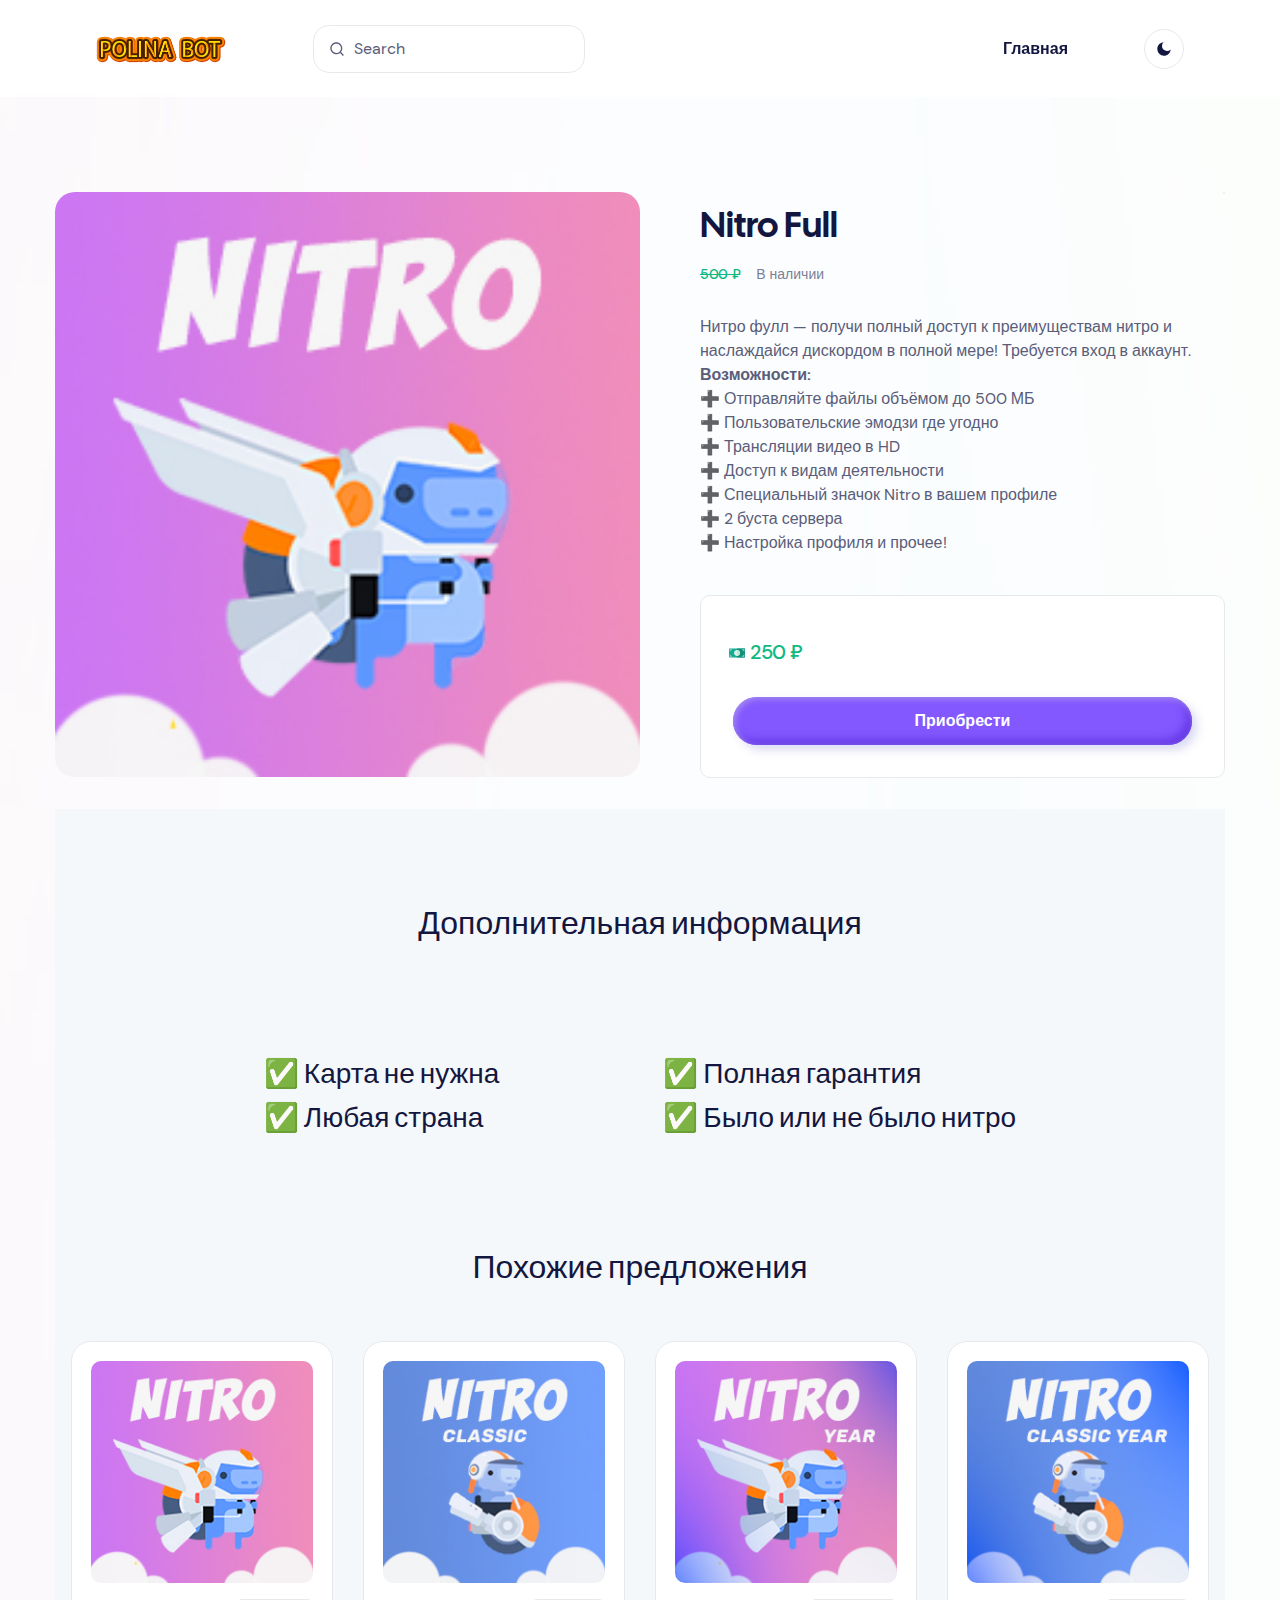
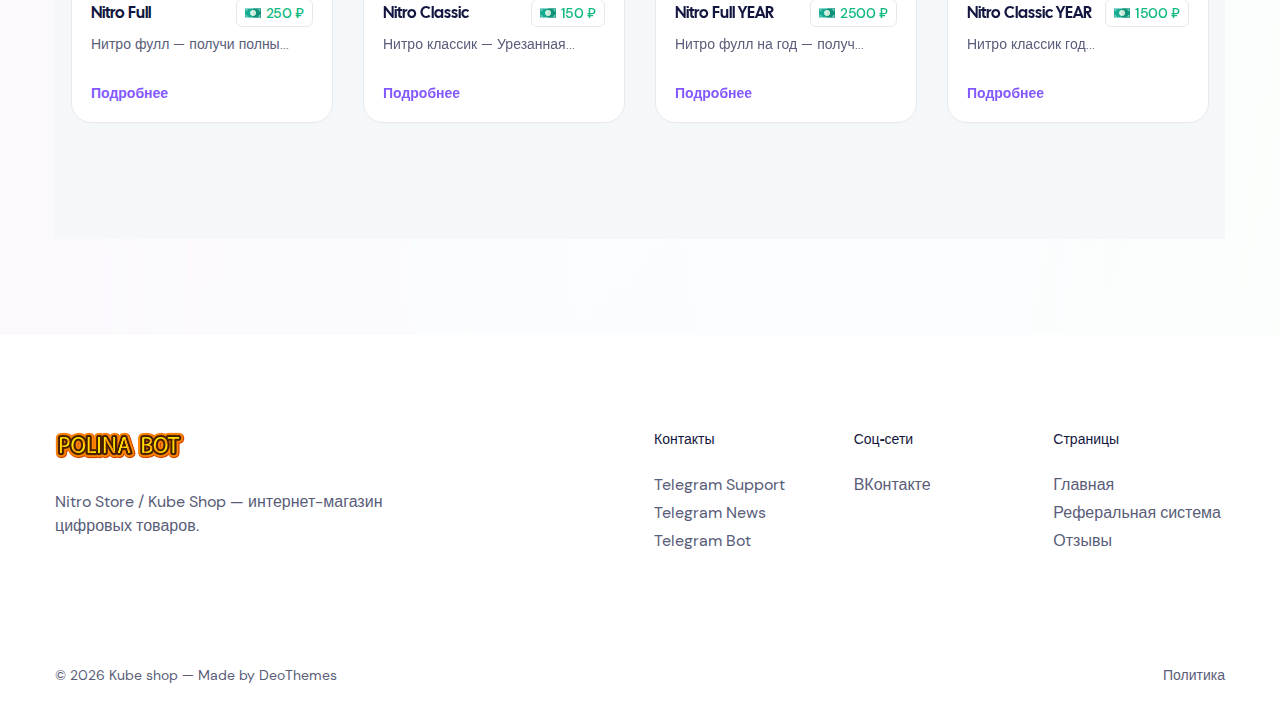
<file: item/full.html>
﻿<!DOCTYPE html>
<html lang="ru">
  <head itemscope="" itemtype="http://schema.org/">
    <meta charset="utf-8">
    <meta http-equiv="Content-Type" content="text/html; charset=utf-8">
    <meta name="language" content="Russian">
    <!--[if IE]><meta http-equiv="X-UA-Compatible" content="IE=edge,chrome=1" /><![endif]-->
    <meta name="viewport" content="width=device-width, initial-scale=1, maximum-scale=1">

    <!-- Yandex.Metrika counter -->
  <script type="text/javascript">
   (function(m,e,t,r,i,k,a){m[i]=m[i]||function(){(m[i].a=m[i].a||[]).push(arguments)};
   m[i].l=1*new Date();
   for (var j = 0; j < document.scripts.length; j++) {if (document.scripts[j].src === r) { return; }}
   k=e.createElement(t),a=e.getElementsByTagName(t)[0],k.async=1,k.src=r,a.parentNode.insertBefore(k,a)})
   (window, document, "script", "https://mc.yandex.ru/metrika/tag.js", "ym");

   ym(91576952, "init", {
        clickmap:true,
        trackLinks:true,
        accurateTrackBounce:true,
        webvisor:true,
        ecommerce:"dataLayer"
   });
  </script>
  <noscript><div><img src="../watch/91576952" style="position:absolute; left:-9999px;" alt=""></div></noscript>
<!-- /Yandex.Metrika counter -->


    <link rel="preconnect" href="https://fonts.googleapis.com"><link rel="preconnect" href="https://fonts.gstatic.com" crossorigin=""><link href="../css2?family=Montserrat:wght@600&display=swap" rel="stylesheet">

    <!-- Css -->
    <link rel="stylesheet" href="../static/css/style.css">

    <!-- Dark Mode JS -->
    <script src="../static/js/darkMode.bundle.js"></script>

    <!-- Favicons -->
    <link rel="icon" href="../static/favicon/favicon.ico" type="image/x-icon">


    <meta name="msapplication-TileColor" content="#ffffff">
    <meta name="msapplication-TileImage" content="/static/favicon/ms-icon-144x144.png">
    <meta name="theme-color" content="#ffffff">
    
<meta name="title" content="Купить Nitro Full">
<meta name="description" content="Нитро фулл — получи полный доступ к преимуществам нитро и наслаждайся дискордом в полной мере! Требуется вход в аккаунт.<br>


<b>Возможности:</b><br>


➕ Отправляйте файлы объёмом до 500 МБ<br>
➕ Пользовательские эмодзи где угодно<br>
➕ Трансляции видео в HD<br>
➕ Доступ к видам деятельности<br>
➕ Специальный значок Nitro в вашем профиле<br>
➕ 2 буста сервера<br>
➕ Настройка профиля и прочее!<br>
">
<meta name="robots" content="index, follow">
<title>Nitro Full — 250 ₽</title>

  </head>
  <body class="dark:bg-jacarta-900 font-body text-jacarta-500 overflow-x-hidden" itemscope="" itemtype="http://schema.org/WebPage">
    <header class="js-page-header fixed top-0 z-20 w-full backdrop-blur transition-colors">
      <div class="flex items-center px-6 py-6 xl:px-24">
        <!-- Logo -->
        <a href="../index.htm" class="shrink-0">
          <img src="../static/img/logo.png" class="max-h-7 dark:hidden" alt="Kube Shop">
          <img src="../static/img/logo_white.png" class="hidden max-h-7 dark:block" alt="Kube Shop">
        </a>

        <!-- Search -->
        <form action="search" class="relative ml-12 mr-8 hidden basis-3/12 lg:block xl:ml-[8%]">
          <input type="search" class="text-jacarta-700 placeholder-jacarta-500 focus:ring-accent border-jacarta-100 w-full rounded-2xl border py-[0.6875rem] px-4 pl-10 dark:border-transparent dark:bg-white/[.15] dark:text-white dark:placeholder-white" placeholder="Search">
          <span class="absolute left-0 top-0 flex h-full w-12 items-center justify-center rounded-2xl">
            <svg xmlns="http://www.w3.org/2000/svg" viewbox="0 0 24 24" width="24" height="24" class="fill-jacarta-500 h-4 w-4 dark:fill-white">
              <path fill="none" d="M0 0h24v24H0z"></path>
              <path d="M18.031 16.617l4.283 4.282-1.415 1.415-4.282-4.283A8.96 8.96 0 0 1 11 20c-4.968 0-9-4.032-9-9s4.032-9 9-9 9 4.032 9 9a8.96 8.96 0 0 1-1.969 5.617zm-2.006-.742A6.977 6.977 0 0 0 18 11c0-3.868-3.133-7-7-7-3.868 0-7 3.132-7 7 0 3.867 3.132 7 7 7a6.977 6.977 0 0 0 4.875-1.975l.15-.15z"></path>
            </svg>
          </span>
        </form>

        <!-- Menu / Actions -->
        <div class="js-mobile-menu dark:bg-jacarta-800 invisible fixed inset-0 z-10 ml-auto items-center bg-white opacity-0 lg:visible lg:relative lg:inset-auto lg:flex lg:bg-transparent lg:opacity-100 dark:lg:bg-transparent">
          <!-- Mobile Logo / Menu Close -->
          <div class="t-0 dark:bg-jacarta-800 fixed left-0 z-10 flex w-full items-center justify-between bg-white p-6 lg:hidden">
            <!-- Mobile Logo -->
            <a href="../index.htm" class="shrink-0">
              <img src="../static/img/logo.png" class="max-h-7 dark:hidden" alt="Xhibiter | NFT Marketplace">
              <img src="../static/img/logo_white.png" class="hidden max-h-7 dark:block" alt="Xhibiter | NFT Marketplace">
            </a>

            <!-- Mobile Menu Close -->
            <button class="js-mobile-close border-jacarta-100 hover:bg-accent focus:bg-accent group dark:hover:bg-accent ml-2 flex h-10 w-10 items-center justify-center rounded-full border bg-white transition-colors hover:border-transparent focus:border-transparent dark:border-transparent dark:bg-white/[.15]" aria-label="close mobile menu">
              <svg xmlns="http://www.w3.org/2000/svg" viewbox="0 0 24 24" width="24" height="24" class="fill-jacarta-700 h-4 w-4 transition-colors group-hover:fill-white group-focus:fill-white dark:fill-white">
                <path fill="none" d="M0 0h24v24H0z"></path>
                <path d="M12 10.586l4.95-4.95 1.414 1.414-4.95 4.95 4.95 4.95-1.414 1.414-4.95-4.95-4.95 4.95-1.414-1.414 4.95-4.95-4.95-4.95L7.05 5.636z"></path>
              </svg>
            </button>
          </div>

          <!-- Mobile Search -->
          <form action="search" class="relative mt-24 mb-8 w-full lg:hidden">
            <input type="search" class="text-jacarta-700 placeholder-jacarta-500 focus:ring-accent border-jacarta-100 w-full rounded-2xl border py-3 px-4 pl-10 dark:border-transparent dark:bg-white/[.15] dark:text-white dark:placeholder-white" placeholder="Search">
            <span class="absolute left-0 top-0 flex h-full w-12 items-center justify-center rounded-2xl">
              <svg xmlns="http://www.w3.org/2000/svg" viewbox="0 0 24 24" width="24" height="24" class="fill-jacarta-500 h-4 w-4 dark:fill-white">
                <path fill="none" d="M0 0h24v24H0z"></path>
                <path d="M18.031 16.617l4.283 4.282-1.415 1.415-4.282-4.283A8.96 8.96 0 0 1 11 20c-4.968 0-9-4.032-9-9s4.032-9 9-9 9 4.032 9 9a8.96 8.96 0 0 1-1.969 5.617zm-2.006-.742A6.977 6.977 0 0 0 18 11c0-3.868-3.133-7-7-7-3.868 0-7 3.132-7 7 0 3.867 3.132 7 7 7a6.977 6.977 0 0 0 4.875-1.975l.15-.15z"></path>
              </svg>
            </span>
          </form>

          <!-- Primary Nav -->
          <nav class="navbar w-full">
            <ul class="flex flex-col lg:flex-row">
              <li class="js-nav-dropdown group relative">
                <a href="#" class="dropdown-toggle text-jacarta-700 hover:text-accent focus:text-accent dark:hover:text-accent dark:focus:text-accent flex items-center justify-between py-3.5 text-base dark:text-white lg:px-5" id="navDropdown-1" aria-expanded="false" role="button" data-bs-toggle="dropdown"><b>Главная</b>
                  
          </a></li></ul></nav>

          <div class="ml-8 hidden lg:flex xl:ml-12">
            <a href="#" class="border-jacarta-100 hover:bg-accent focus:bg-accent group dark:hover:bg-accent js-dark-mode-trigger ml-2 flex h-10 w-10 items-center justify-center rounded-full border bg-white transition-colors hover:border-transparent focus:border-transparent dark:border-transparent dark:bg-white/[.15]">
              <svg xmlns="http://www.w3.org/2000/svg" viewbox="0 0 24 24" width="24" height="24" class="fill-jacarta-700 dark-mode-light h-4 w-4 transition-colors group-hover:fill-white group-focus:fill-white dark:hidden">
                <path fill="none" d="M0 0h24v24H0z"></path>
                <path d="M11.38 2.019a7.5 7.5 0 1 0 10.6 10.6C21.662 17.854 17.316 22 12.001 22 6.477 22 2 17.523 2 12c0-5.315 4.146-9.661 9.38-9.981z"></path>
              </svg>
              <svg xmlns="http://www.w3.org/2000/svg" viewbox="0 0 24 24" width="24" height="24" class="fill-jacarta-700 dark-mode-dark hidden h-4 w-4 transition-colors group-hover:fill-white group-focus:fill-white dark:block dark:fill-white">
                <path fill="none" d="M0 0h24v24H0z"></path>
                <path d="M12 18a6 6 0 1 1 0-12 6 6 0 0 1 0 12zM11 1h2v3h-2V1zm0 19h2v3h-2v-3zM3.515 4.929l1.414-1.414L7.05 5.636 5.636 7.05 3.515 4.93zM16.95 18.364l1.414-1.414 2.121 2.121-1.414 1.414-2.121-2.121zm2.121-14.85l1.414 1.415-2.121 2.121-1.414-1.414 2.121-2.121zM5.636 16.95l1.414 1.414-2.121 2.121-1.414-1.414 2.121-2.121zM23 11v2h-3v-2h3zM4 11v2H1v-2h3z"></path>
              </svg>
            </a>
          </div>
        </div>

        <!-- Mobile Menu Actions -->
        <div class="ml-auto flex lg:hidden">

          <!-- Dark Mode -->
          <a href="#" class="js-dark-mode-trigger border-jacarta-100 hover:bg-accent dark:hover:bg-accent focus:bg-accent group ml-2 flex h-10 w-10 items-center justify-center rounded-full border bg-white transition-colors hover:border-transparent focus:border-transparent dark:border-transparent dark:bg-white/[.15]">
            <svg xmlns="http://www.w3.org/2000/svg" viewbox="0 0 24 24" width="24" height="24" class="fill-jacarta-700 dark-mode-light h-4 w-4 transition-colors group-hover:fill-white group-focus:fill-white dark:hidden">
              <path fill="none" d="M0 0h24v24H0z"></path>
              <path d="M11.38 2.019a7.5 7.5 0 1 0 10.6 10.6C21.662 17.854 17.316 22 12.001 22 6.477 22 2 17.523 2 12c0-5.315 4.146-9.661 9.38-9.981z"></path>
            </svg>
            <svg xmlns="http://www.w3.org/2000/svg" viewbox="0 0 24 24" width="24" height="24" class="fill-jacarta-700 dark-mode-dark hidden h-4 w-4 transition-colors group-hover:fill-white group-focus:fill-white dark:block dark:fill-white">
              <path fill="none" d="M0 0h24v24H0z"></path>
              <path d="M12 18a6 6 0 1 1 0-12 6 6 0 0 1 0 12zM11 1h2v3h-2V1zm0 19h2v3h-2v-3zM3.515 4.929l1.414-1.414L7.05 5.636 5.636 7.05 3.515 4.93zM16.95 18.364l1.414-1.414 2.121 2.121-1.414 1.414-2.121-2.121zm2.121-14.85l1.414 1.415-2.121 2.121-1.414-1.414 2.121-2.121zM5.636 16.95l1.414 1.414-2.121 2.121-1.414-1.414 2.121-2.121zM23 11v2h-3v-2h3zM4 11v2H1v-2h3z"></path>
            </svg>
          </a>

          <!-- Mobile Menu Toggle -->
          <button class="js-mobile-toggle border-jacarta-100 hover:bg-accent dark:hover:bg-accent focus:bg-accent group ml-2 flex h-10 w-10 items-center justify-center rounded-full border bg-white transition-colors hover:border-transparent focus:border-transparent dark:border-transparent dark:bg-white/[.15]" aria-label="open mobile menu">
            <svg xmlns="http://www.w3.org/2000/svg" viewbox="0 0 24 24" width="24" height="24" class="fill-jacarta-700 h-4 w-4 transition-colors group-hover:fill-white group-focus:fill-white dark:fill-white">
              <path fill="none" d="M0 0h24v24H0z"></path>
              <path d="M18 18v2H6v-2h12zm3-7v2H3v-2h18zm-3-7v2H6V4h12z"></path>
            </svg>
          </button>
        </div>
      </div>
    </header>



    
    <!-- Header -->
    <main class="mt-24">
      <!-- Item -->
      <section class="relative pt-12 pb-24 lg:py-24">
        <picture class="pointer-events-none absolute inset-0 -z-10 dark:hidden">
          <img src="../static/img/gradient_light.jpg" alt="gradient" class="h-full">
        </picture>
        <div class="container">
          <!-- Item -->
          <div class="md:flex md:flex-wrap">
            <!-- Image -->
            <figure class="mb-8 md:w-2/5 md:flex-shrink-0 md:flex-grow-0 md:basis-auto lg:w-1/2">
              <img src="../static/tovar/full.jpg" alt="item" class="cursor-pointer rounded-[1.25rem]" style="width: 100%; height: 100%;" data-bs-toggle="modal" data-bs-target="#imageModal">

            </figure>

            <!-- Details -->
            <div class="md:w-3/5 md:basis-auto md:pl-8 lg:w-1/2 lg:pl-[3.75rem]">
              <!-- Collection / Likes / Actions -->
              <div class="mb-3 flex">
                <!-- Collection -->
                <!-- Likes / Actions -->
                <div class="ml-auto flex space-x-2">
                  <!-- Actions -->
                  <div class="dark:border-jacarta-600 dark:hover:bg-jacarta-600 border-jacarta-100 dropdown hover:bg-jacarta-100 dark:bg-jacarta-700 rounded-xl border bg-white">
                    
                    
                  </div>
                </div>
              </div>

              <h1 class="font-display text-jacarta-700 mb-4 text-4xl font-semibold dark:text-white">Nitro Full</h1>

              <div class="mb-8 flex items-center space-x-4 whitespace-nowrap">
                <div class="flex items-center">
                  <span class="text-green text-sm font-medium tracking-tight"><s>500 ₽</s></span>
                </div>
                <span class="dark:text-jacarta-300 text-jacarta-400 text-sm">В наличии</span>
              </div>

              <p class="dark:text-jacarta-300 mb-10">
                Нитро фулл — получи полный доступ к преимуществам нитро и наслаждайся дискордом в полной мере! Требуется вход в аккаунт.<br>


<b>Возможности:</b><br>


➕ Отправляйте файлы объёмом до 500 МБ<br>
➕ Пользовательские эмодзи где угодно<br>
➕ Трансляции видео в HD<br>
➕ Доступ к видам деятельности<br>
➕ Специальный значок Nitro в вашем профиле<br>
➕ 2 буста сервера<br>
➕ Настройка профиля и прочее!<br>

              </p>

              <!-- Creator / Owner -->
              

              <!-- Bid -->
              <div class="dark:bg-jacarta-700 dark:border-jacarta-600 border-jacarta-100 rounded-2lg border bg-white p-8">
                <div class="mb-8 sm:flex sm:flex-wrap">
                  <!-- Highest bid -->
                  <div class="sm:w-1/2 sm:pr-4 lg:pr-8">
                  
                    <div class="mt-3 flex">
                      <div>
                        <div class="flex items-center whitespace-nowrap">
                          <span class="-ml-1" data-tippy-content="MONEY">
                            <svg version="1.1" id="Layer_1" xmlns="http://www.w3.org/2000/svg" class="h-4 w-4" xmlns:xlink="http://www.w3.org/1999/xlink" x="0px" y="0px" viewbox="0 0 297.001 297.001" style="enable-background:new 0 0 297.001 297.001; margin-right:5px;" xml:space="preserve">
<g>
  <path style="fill:#17AB93;" d="M288.514,65.889H8.486C3.799,65.889,0,69.688,0,74.375v148.25c0,4.686,3.799,8.486,8.486,8.486
    h280.029c4.686,0,8.486-3.799,8.486-8.486V74.375C297,69.688,293.201,65.889,288.514,65.889z"></path>
  <path style="fill:#129179;" d="M288.514,65.889H149.166v165.222h139.348c4.686,0,8.486-3.799,8.486-8.486V74.375
    C297,69.688,293.201,65.889,288.514,65.889z"></path>
  <polygon style="fill:#82D9C8;" points="60.907,78.368 12.479,78.368 12.479,126.796   "></polygon>
  <polygon style="fill:#82D9C8;" points="284.521,170.204 236.093,218.632 284.521,218.632  "></polygon>
  <polygon style="fill:#82D9C8;" points="60.907,218.632 12.479,170.204 12.479,218.632   "></polygon>
  <polygon style="fill:#82D9C8;" points="284.521,78.368 236.093,78.368 284.521,126.796  "></polygon>
  <path style="fill:#D5F5E6;" d="M148.5,94.092c-30.001,0-54.408,24.407-54.408,54.408s24.407,54.408,54.408,54.408
    s54.408-24.407,54.408-54.408S178.501,94.092,148.5,94.092z"></path>
  <path style="fill:#C6E5D5;" d="M202.908,148.5c0-29.778-24.048-54.032-53.743-54.392v108.783
    C178.86,202.532,202.908,178.278,202.908,148.5z"></path>
</g></svg>
                          </span>
                          <span class="text-green text-lg font-medium leading-tight tracking-tight">250 ₽</span>
                        </div>
                      </div>
                    </div>
                  </div>

                  <!-- Countdown -->
                  
                </div>

                <a href="#" data-bs-toggle="modal" data-bs-target="#placeBidModal" class="dataLayer bg-accent shadow-accent-volume hover:bg-accent-dark inline-block w-full rounded-full py-3 px-8 text-center font-semibold text-white transition-all">Приобрести</a>
              </div>
              <!-- end bid -->
            </div>
            <!-- end details -->
          </div>

          <!-- Tabs -->
          

      <!-- Related -->
      <section class="dark:bg-jacarta-800 bg-light-base py-24">
        <div class="container">
          <h2 class="font-display text-jacarta-700 mb-8 text-center text-3xl dark:text-white">
            Дополнительная информация
          </h2>
            <div class="text-center">
            <div style="padding: 70px; display: inline-block; margin: 10px; text-align: left;"><h4 class="font-display text-jacarta-700 mb-2 text-2xl dark:text-white">✅ Карта не нужна</h4>
            <h4 class="font-display text-jacarta-700 mb-2 text-2xl dark:text-white">✅ Любая страна</h4></div>
            <div style="padding: 70px; display: inline-block; margin: 10px; text-align: left;"><h4 class="font-display text-jacarta-700 mb-2 text-2xl dark:text-white">✅ Полная гарантия</h4>
            <h4 class="font-display text-jacarta-700 mb-8 text-2xl dark:text-white">✅ Было или не было нитро</h4></div>
                </div>
          <h2 class="font-display text-jacarta-700 mb-8 text-center text-3xl dark:text-white">
            Похожие предложения
          </h2>

          <div class="relative">
            <!-- Slider -->
            <div class="swiper card-slider-4-columns !py-5">
              <div class="swiper-wrapper">
                
                <div class="swiper-slide">
                  <article>
                    <div class="dark:bg-jacarta-700 dark:border-jacarta-700 border-jacarta-100 block rounded-[1.25rem] border bg-white p-[1.1875rem] transition-shadow hover:shadow-lg">
                      <figure>
                        <a href="full.html">
                          <img src="../static/tovar/full.jpg" alt="Nitro Full" width="230" height="230" class="w-full rounded-[0.625rem]" loading="lazy">
                        </a>
                      </figure>
                      <div class="mt-4 flex items-center justify-between">
                        <a href="full.html">
                          <span class="font-display text-jacarta-700 hover:text-accent text-base dark:text-white">Nitro Full</span>
                        </a>
                        <span class="dark:border-jacarta-600 border-jacarta-100 flex items-center whitespace-nowrap rounded-md border py-1 px-2">
                          <span>
                            <svg version="1.1" id="Layer_1" xmlns="http://www.w3.org/2000/svg" class="h-4 w-4" xmlns:xlink="http://www.w3.org/1999/xlink" x="0px" y="0px" viewbox="0 0 297.001 297.001" style="enable-background:new 0 0 297.001 297.001; margin-right:5px;" xml:space="preserve">
<g>
  <path style="fill:#17AB93;" d="M288.514,65.889H8.486C3.799,65.889,0,69.688,0,74.375v148.25c0,4.686,3.799,8.486,8.486,8.486
    h280.029c4.686,0,8.486-3.799,8.486-8.486V74.375C297,69.688,293.201,65.889,288.514,65.889z"></path>
  <path style="fill:#129179;" d="M288.514,65.889H149.166v165.222h139.348c4.686,0,8.486-3.799,8.486-8.486V74.375
    C297,69.688,293.201,65.889,288.514,65.889z"></path>
  <polygon style="fill:#82D9C8;" points="60.907,78.368 12.479,78.368 12.479,126.796   "></polygon>
  <polygon style="fill:#82D9C8;" points="284.521,170.204 236.093,218.632 284.521,218.632  "></polygon>
  <polygon style="fill:#82D9C8;" points="60.907,218.632 12.479,170.204 12.479,218.632   "></polygon>
  <polygon style="fill:#82D9C8;" points="284.521,78.368 236.093,78.368 284.521,126.796  "></polygon>
  <path style="fill:#D5F5E6;" d="M148.5,94.092c-30.001,0-54.408,24.407-54.408,54.408s24.407,54.408,54.408,54.408
    s54.408-24.407,54.408-54.408S178.501,94.092,148.5,94.092z"></path>
  <path style="fill:#C6E5D5;" d="M202.908,148.5c0-29.778-24.048-54.032-53.743-54.392v108.783
    C178.86,202.532,202.908,178.278,202.908,148.5z"></path>
</g></svg>

                          </span>
                          <span class="text-green text-sm font-medium tracking-tight">250 ₽</span>
                        </span>
                      </div>
                      <div class="mt-2 text-sm">
                        <span class="dark:text-jacarta-300">Нитро фулл — получи полны...</span>
                      </div>

                      <div class="mt-8 flex items-center justify-between">
                        <button type="button" class="text-accent font-display text-sm font-semibold" onclick="location.href='/item/full';">
                          Подробнее
                        </button>

                    </div>
                  </div></article></div>
                
                <div class="swiper-slide">
                  <article>
                    <div class="dark:bg-jacarta-700 dark:border-jacarta-700 border-jacarta-100 block rounded-[1.25rem] border bg-white p-[1.1875rem] transition-shadow hover:shadow-lg">
                      <figure>
                        <a href="classic.html">
                          <img src="../static/tovar/classic.jpg" alt="Nitro Classic" width="230" height="230" class="w-full rounded-[0.625rem]" loading="lazy">
                        </a>
                      </figure>
                      <div class="mt-4 flex items-center justify-between">
                        <a href="classic.html">
                          <span class="font-display text-jacarta-700 hover:text-accent text-base dark:text-white">Nitro Classic</span>
                        </a>
                        <span class="dark:border-jacarta-600 border-jacarta-100 flex items-center whitespace-nowrap rounded-md border py-1 px-2">
                          <span>
                            <svg version="1.1" id="Layer_1" xmlns="http://www.w3.org/2000/svg" class="h-4 w-4" xmlns:xlink="http://www.w3.org/1999/xlink" x="0px" y="0px" viewbox="0 0 297.001 297.001" style="enable-background:new 0 0 297.001 297.001; margin-right:5px;" xml:space="preserve">
<g>
  <path style="fill:#17AB93;" d="M288.514,65.889H8.486C3.799,65.889,0,69.688,0,74.375v148.25c0,4.686,3.799,8.486,8.486,8.486
    h280.029c4.686,0,8.486-3.799,8.486-8.486V74.375C297,69.688,293.201,65.889,288.514,65.889z"></path>
  <path style="fill:#129179;" d="M288.514,65.889H149.166v165.222h139.348c4.686,0,8.486-3.799,8.486-8.486V74.375
    C297,69.688,293.201,65.889,288.514,65.889z"></path>
  <polygon style="fill:#82D9C8;" points="60.907,78.368 12.479,78.368 12.479,126.796   "></polygon>
  <polygon style="fill:#82D9C8;" points="284.521,170.204 236.093,218.632 284.521,218.632  "></polygon>
  <polygon style="fill:#82D9C8;" points="60.907,218.632 12.479,170.204 12.479,218.632   "></polygon>
  <polygon style="fill:#82D9C8;" points="284.521,78.368 236.093,78.368 284.521,126.796  "></polygon>
  <path style="fill:#D5F5E6;" d="M148.5,94.092c-30.001,0-54.408,24.407-54.408,54.408s24.407,54.408,54.408,54.408
    s54.408-24.407,54.408-54.408S178.501,94.092,148.5,94.092z"></path>
  <path style="fill:#C6E5D5;" d="M202.908,148.5c0-29.778-24.048-54.032-53.743-54.392v108.783
    C178.86,202.532,202.908,178.278,202.908,148.5z"></path>
</g></svg>

                          </span>
                          <span class="text-green text-sm font-medium tracking-tight">150 ₽</span>
                        </span>
                      </div>
                      <div class="mt-2 text-sm">
                        <span class="dark:text-jacarta-300">Нитро классик — Урезанная...</span>
                      </div>

                      <div class="mt-8 flex items-center justify-between">
                        <button type="button" class="text-accent font-display text-sm font-semibold" onclick="location.href='/item/classic';">
                          Подробнее
                        </button>

                    </div>
                  </div></article></div>
                
                <div class="swiper-slide">
                  <article>
                    <div class="dark:bg-jacarta-700 dark:border-jacarta-700 border-jacarta-100 block rounded-[1.25rem] border bg-white p-[1.1875rem] transition-shadow hover:shadow-lg">
                      <figure>
                        <a href="full_year.html">
                          <img src="../static/tovar/full_year.jpg" alt="Nitro Full YEAR" width="230" height="230" class="w-full rounded-[0.625rem]" loading="lazy">
                        </a>
                      </figure>
                      <div class="mt-4 flex items-center justify-between">
                        <a href="full_year.html">
                          <span class="font-display text-jacarta-700 hover:text-accent text-base dark:text-white">Nitro Full YEAR</span>
                        </a>
                        <span class="dark:border-jacarta-600 border-jacarta-100 flex items-center whitespace-nowrap rounded-md border py-1 px-2">
                          <span>
                            <svg version="1.1" id="Layer_1" xmlns="http://www.w3.org/2000/svg" class="h-4 w-4" xmlns:xlink="http://www.w3.org/1999/xlink" x="0px" y="0px" viewbox="0 0 297.001 297.001" style="enable-background:new 0 0 297.001 297.001; margin-right:5px;" xml:space="preserve">
<g>
  <path style="fill:#17AB93;" d="M288.514,65.889H8.486C3.799,65.889,0,69.688,0,74.375v148.25c0,4.686,3.799,8.486,8.486,8.486
    h280.029c4.686,0,8.486-3.799,8.486-8.486V74.375C297,69.688,293.201,65.889,288.514,65.889z"></path>
  <path style="fill:#129179;" d="M288.514,65.889H149.166v165.222h139.348c4.686,0,8.486-3.799,8.486-8.486V74.375
    C297,69.688,293.201,65.889,288.514,65.889z"></path>
  <polygon style="fill:#82D9C8;" points="60.907,78.368 12.479,78.368 12.479,126.796   "></polygon>
  <polygon style="fill:#82D9C8;" points="284.521,170.204 236.093,218.632 284.521,218.632  "></polygon>
  <polygon style="fill:#82D9C8;" points="60.907,218.632 12.479,170.204 12.479,218.632   "></polygon>
  <polygon style="fill:#82D9C8;" points="284.521,78.368 236.093,78.368 284.521,126.796  "></polygon>
  <path style="fill:#D5F5E6;" d="M148.5,94.092c-30.001,0-54.408,24.407-54.408,54.408s24.407,54.408,54.408,54.408
    s54.408-24.407,54.408-54.408S178.501,94.092,148.5,94.092z"></path>
  <path style="fill:#C6E5D5;" d="M202.908,148.5c0-29.778-24.048-54.032-53.743-54.392v108.783
    C178.86,202.532,202.908,178.278,202.908,148.5z"></path>
</g></svg>

                          </span>
                          <span class="text-green text-sm font-medium tracking-tight">2500 ₽</span>
                        </span>
                      </div>
                      <div class="mt-2 text-sm">
                        <span class="dark:text-jacarta-300">Нитро фулл на год — получ...</span>
                      </div>

                      <div class="mt-8 flex items-center justify-between">
                        <button type="button" class="text-accent font-display text-sm font-semibold" onclick="location.href='/item/full_year';">
                          Подробнее
                        </button>

                    </div>
                  </div></article></div>
                
                <div class="swiper-slide">
                  <article>
                    <div class="dark:bg-jacarta-700 dark:border-jacarta-700 border-jacarta-100 block rounded-[1.25rem] border bg-white p-[1.1875rem] transition-shadow hover:shadow-lg">
                      <figure>
                        <a href="classic_year.html">
                          <img src="../static/tovar/classic_year.jpg" alt="Nitro Classic YEAR" width="230" height="230" class="w-full rounded-[0.625rem]" loading="lazy">
                        </a>
                      </figure>
                      <div class="mt-4 flex items-center justify-between">
                        <a href="classic_year.html">
                          <span class="font-display text-jacarta-700 hover:text-accent text-base dark:text-white">Nitro Classic YEAR</span>
                        </a>
                        <span class="dark:border-jacarta-600 border-jacarta-100 flex items-center whitespace-nowrap rounded-md border py-1 px-2">
                          <span>
                            <svg version="1.1" id="Layer_1" xmlns="http://www.w3.org/2000/svg" class="h-4 w-4" xmlns:xlink="http://www.w3.org/1999/xlink" x="0px" y="0px" viewbox="0 0 297.001 297.001" style="enable-background:new 0 0 297.001 297.001; margin-right:5px;" xml:space="preserve">
<g>
  <path style="fill:#17AB93;" d="M288.514,65.889H8.486C3.799,65.889,0,69.688,0,74.375v148.25c0,4.686,3.799,8.486,8.486,8.486
    h280.029c4.686,0,8.486-3.799,8.486-8.486V74.375C297,69.688,293.201,65.889,288.514,65.889z"></path>
  <path style="fill:#129179;" d="M288.514,65.889H149.166v165.222h139.348c4.686,0,8.486-3.799,8.486-8.486V74.375
    C297,69.688,293.201,65.889,288.514,65.889z"></path>
  <polygon style="fill:#82D9C8;" points="60.907,78.368 12.479,78.368 12.479,126.796   "></polygon>
  <polygon style="fill:#82D9C8;" points="284.521,170.204 236.093,218.632 284.521,218.632  "></polygon>
  <polygon style="fill:#82D9C8;" points="60.907,218.632 12.479,170.204 12.479,218.632   "></polygon>
  <polygon style="fill:#82D9C8;" points="284.521,78.368 236.093,78.368 284.521,126.796  "></polygon>
  <path style="fill:#D5F5E6;" d="M148.5,94.092c-30.001,0-54.408,24.407-54.408,54.408s24.407,54.408,54.408,54.408
    s54.408-24.407,54.408-54.408S178.501,94.092,148.5,94.092z"></path>
  <path style="fill:#C6E5D5;" d="M202.908,148.5c0-29.778-24.048-54.032-53.743-54.392v108.783
    C178.86,202.532,202.908,178.278,202.908,148.5z"></path>
</g></svg>

                          </span>
                          <span class="text-green text-sm font-medium tracking-tight">1500 ₽</span>
                        </span>
                      </div>
                      <div class="mt-2 text-sm">
                        <span class="dark:text-jacarta-300">Нитро классик год...</span>
                      </div>

                      <div class="mt-8 flex items-center justify-between">
                        <button type="button" class="text-accent font-display text-sm font-semibold" onclick="location.href='/item/classic_year';">
                          Подробнее
                        </button>

                    </div>
                  </div></article></div>
                
              </div>
            </div>

            <!-- Slider Navigation -->
            <div class="group swiper-button-prev shadow-white-volume absolute top-1/2 -left-4 z-10 -mt-6 flex h-12 w-12 cursor-pointer items-center justify-center rounded-full bg-white p-3 text-base sm:-left-6">
              <svg xmlns="http://www.w3.org/2000/svg" viewbox="0 0 24 24" width="24" height="24" class="fill-jacarta-700 group-hover:fill-accent">
                <path fill="none" d="M0 0h24v24H0z"></path>
                <path d="M10.828 12l4.95 4.95-1.414 1.414L8 12l6.364-6.364 1.414 1.414z"></path>
              </svg>
            </div>
            <div class="group swiper-button-next shadow-white-volume absolute top-1/2 -right-4 z-10 -mt-6 flex h-12 w-12 cursor-pointer items-center justify-center rounded-full bg-white p-3 text-base sm:-right-6">
              <svg xmlns="http://www.w3.org/2000/svg" viewbox="0 0 24 24" width="24" height="24" class="fill-jacarta-700 group-hover:fill-accent">
                <path fill="none" d="M0 0h24v24H0z"></path>
                <path d="M13.172 12l-4.95-4.95 1.414-1.414L16 12l-6.364 6.364-1.414-1.414z"></path>
              </svg>
            </div>
          </div>
        </div>
      </section>
      <!-- end related -->
    </div></section></main>


        <!-- Place Bid Modal -->
    <div class="modal fade" id="placeBidModal" tabindex="-1" aria-labelledby="placeBidLabel" aria-hidden="true">
      <div class="modal-dialog max-w-2xl">
        <div class="modal-content">
          <div class="modal-header">
            <h5 class="modal-title" id="placeBidLabel">Оплата - 250 ₽</h5>
            <button type="button" class="btn-close" data-bs-dismiss="modal" aria-label="Close">


              <svg xmlns="http://www.w3.org/2000/svg" viewbox="0 0 24 24" width="24" height="24" class="fill-jacarta-700 h-6 w-6 dark:fill-white">
                <path fill="none" d="M0 0h24v24H0z"></path>
                <path d="M12 10.586l4.95-4.95 1.414 1.414-4.95 4.95 4.95 4.95-1.414 1.414-4.95-4.95-4.95 4.95-1.414-1.414 4.95-4.95-4.95-4.95L7.05 5.636z"></path>
              </svg>
            </button>
          </div>

          <!-- Body -->
          <form action="" method="post">
            <div class="modal-body p-6 ">


              <input required="" type="email" name="email" class="text-jacarta-700 placeholder-jacarta-500 focus:ring-accent border-jacarta-100 w-full rounded-2xl border py-3 px-4 pl-10 dark:border-transparent dark:bg-white/[.15] dark:text-white dark:placeholder-white" placeholder="Почта">
              <span class="absolute top-0 flex h-full w-12 items-center justify-center rounded-2xl">
                <svg version="1.1" id="Capa_1" xmlns="http://www.w3.org/2000/svg" xmlns:xlink="http://www.w3.org/1999/xlink" viewbox="0 0 75.294 75.294" style="enable-background:new 0 0 75.294 75.294;" xml:space="preserve" width="24" height="24" class="fill-jacarta-500 h-4 w-4 dark:fill-white">
  <g>
      <path d="M66.097,12.089h-56.9C4.126,12.089,0,16.215,0,21.286v32.722c0,5.071,4.126,9.197,9.197,9.197h56.9
          c5.071,0,9.197-4.126,9.197-9.197V21.287C75.295,16.215,71.169,12.089,66.097,12.089z M61.603,18.089L37.647,33.523L13.691,18.089
          H61.603z M66.097,57.206h-56.9C7.434,57.206,6,55.771,6,54.009V21.457l29.796,19.16c0.04,0.025,0.083,0.042,0.124,0.065
          c0.043,0.024,0.087,0.047,0.131,0.069c0.231,0.119,0.469,0.215,0.712,0.278c0.025,0.007,0.05,0.01,0.075,0.016
          c0.267,0.063,0.537,0.102,0.807,0.102c0.001,0,0.002,0,0.002,0c0.002,0,0.003,0,0.004,0c0.27,0,0.54-0.038,0.807-0.102
          c0.025-0.006,0.05-0.009,0.075-0.016c0.243-0.063,0.48-0.159,0.712-0.278c0.044-0.022,0.088-0.045,0.131-0.069
          c0.041-0.023,0.084-0.04,0.124-0.065l29.796-19.16v32.551C69.295,55.771,67.86,57.206,66.097,57.206z"></path>
  </g>
  </svg>
              </span>



            </div>
              <div class="modal-body p-6">
              <input type="text" name="PromoKod" class="text-jacarta-700 placeholder-jacarta-500 focus:ring-accent border-jacarta-100 w-full rounded-2xl border py-3 px-4 pl-10 dark:border-transparent dark:bg-white/[.15] dark:text-white dark:placeholder-white" placeholder="Промокод (Необязательно)">
              <span class="absolute top-0 flex h-full w-12 items-center justify-center rounded-2xl">
                  <svg class="fill-jacarta-1000 h-6 w-6 dark:fill-white" width="800px" height="800px" viewbox="0 0 24 24" fill="none" xmlns="http://www.w3.org/2000/svg">
<path d="M12 22C17.5228 22 22 17.5228 22 12C22 6.47715 17.5228 2 12 2C6.47715 2 2 6.47715 2 12C2 17.5228 6.47715 22 12 22Z" stroke="#292D32" stroke-width="1.5" stroke-linecap="round" stroke-linejoin="round"></path>
<path d="M9 15L15 9" stroke="#292D32" stroke-width="1.5" stroke-linecap="round" stroke-linejoin="round"></path>
<path d="M14.4945 14.5H14.5035" stroke="#292D32" stroke-width="2" stroke-linecap="round" stroke-linejoin="round"></path>
<path d="M9.49451 9.5H9.50349" stroke="#292D32" stroke-width="2" stroke-linecap="round" stroke-linejoin="round"></path>
</svg>
              </span>





            </div>
              <div class="modal-body p-6">
                  <div class="form_radio_btn">
                      <input id="radio-1" type="radio" name="radio" value="Lava" checked="">
                      <label for="radio-1">
                        <svg class="mr-1 inline-block h-6 w-6 bg-contain bg-center text-xl" width="800px" height="800px" viewbox="0 0 32 32" xmlns="http://www.w3.org/2000/svg"><g fill="none"><circle cx="16" cy="16" r="16" fill="#FF8C00"></circle><path fill="#FFF" d="M22.59 19.445c.051.401-.063.556-.19.556s-.305-.155-.495-.465c-.19-.31-.267-.66-.165-.84.063-.117.203-.169.368-.104.33.13.457.633.482.853zm-1.777.88c.393.336.508.723.304 1.008a.664.664 0 01-.52.232.896.896 0 01-.597-.22c-.355-.31-.457-.827-.229-1.111a.489.489 0 01.407-.181c.203 0 .432.09.635.271zM7 14.894C7 9.981 10.91 6 15.734 6c4.825 0 8.735 3.982 8.735 8.894a9.074 9.074 0 01-1.231 4.564c-.026.039-.09.026-.102-.026-.304-2.185-1.612-3.387-3.516-3.749-.166-.026-.191-.13.025-.155.584-.052 1.409-.039 1.84.039a5.9 5.9 0 00.039-.686c0-3.245-2.59-5.882-5.777-5.882-3.186 0-5.776 2.637-5.776 5.882 0 3.246 2.59 5.883 5.776 5.883h.267a8.078 8.078 0 01-.115-1.59c.013-.362.09-.414.242-.13.8 1.41 1.942 2.677 4.177 3.18 1.828.415 3.656.893 5.624 3.44.177.22-.089.452-.292.271-2.006-1.81-3.834-2.405-5.497-2.405-1.867.014-3.136.26-4.419.26C10.91 23.79 7 19.806 7 14.893z"></path></g></svg>
                          QIWI
                      </label>
                  </div>
                  <div class="form_radio_btn">
                      <input id="radio-2" type="radio" name="radio" value="Lava">
                      <label for="radio-2">
                        <svg class="mr-1 inline-block h-6 w-6 bg-contain bg-center text-xl" width="800px" height="800px" viewbox="0 0 36 36" xmlns="http://www.w3.org/2000/svg" xmlns:xlink="http://www.w3.org/1999/xlink" aria-hidden="true" role="img" class="iconify iconify--twemoji" preserveaspectratio="xMidYMid meet"><path fill="#CE2028" d="M36 27a4 4 0 0 1-4 4H4a4 4 0 0 1-4-4v-4h36v4z"></path><path fill="#22408C" d="M0 13h36v10H0z"></path><path fill="#EEE" d="M32 5H4a4 4 0 0 0-4 4v4h36V9a4 4 0 0 0-4-4z"></path></svg>
                          Банковская карта Россия
                      </label>
                  </div>
                  <div class="form_radio_btn">
                      <input id="radio-3" type="radio" name="radio" value="FK">
                      <label for="radio-3">
                        <svg class="mr-1 inline-block h-6 w-6 bg-contain bg-center text-xl" width="800px" height="800px" viewbox="0 0 32 32" fill="none" xmlns="http://www.w3.org/2000/svg"><path d="M2.56967 20.0269C4.30041 25.7964 9.65423 30 15.9906 30C23.7274 30 29.9995 23.7318 29.9995 16C29.9995 8.26803 23.7274 2 15.9906 2C8.56634 2 2.49151 7.77172 2.01172 15.0699C2.01172 17.1667 2.01172 18.0417 2.56967 20.0269Z" fill="url(#paint0_linear_87_8314)"></path><path d="M15.2706 12.5629L11.8426 17.5395C11.0345 17.5028 10.221 17.7314 9.54572 18.1752L2.01829 15.0784C2.01829 15.0784 1.84411 17.9421 2.56999 20.0763L7.89147 22.2707C8.15866 23.464 8.97779 24.5107 10.1863 25.0142C12.1635 25.8398 14.4433 24.8988 15.2658 22.922C15.4799 22.4052 15.5797 21.8633 15.5652 21.3225L20.5904 17.8219C23.5257 17.8219 25.9114 15.4305 25.9114 12.4937C25.9114 9.55673 23.5257 7.16748 20.5904 7.16748C17.7553 7.16748 15.1117 9.64126 15.2706 12.5629ZM14.4469 22.5783C13.8103 24.1057 12.054 24.8303 10.5273 24.1946C9.82302 23.9014 9.29128 23.3642 8.98452 22.7237L10.7167 23.4411C11.8426 23.9098 13.1343 23.3762 13.6023 22.2514C14.0718 21.1254 13.5392 19.8324 12.4139 19.3637L10.6233 18.6222C11.3142 18.3603 12.0997 18.3507 12.8336 18.6559C13.5734 18.9635 14.1475 19.5428 14.4517 20.283C14.756 21.0233 14.7548 21.8404 14.4469 22.5783ZM20.5904 16.0434C18.6364 16.0434 17.0455 14.4511 17.0455 12.4937C17.0455 10.5379 18.6364 8.94518 20.5904 8.94518C22.5457 8.94518 24.1365 10.5379 24.1365 12.4937C24.1365 14.4511 22.5457 16.0434 20.5904 16.0434ZM17.9341 12.4883C17.9341 11.0159 19.127 9.82159 20.5964 9.82159C22.0671 9.82159 23.2599 11.0159 23.2599 12.4883C23.2599 13.9609 22.0671 15.1541 20.5964 15.1541C19.127 15.1541 17.9341 13.9609 17.9341 12.4883Z" fill="white"></path><defs><lineargradient id="paint0_linear_87_8314" x1="16.0056" y1="2" x2="16.0056" y2="30" gradientunits="userSpaceOnUse"><stop stop-color="#111D2E"></stop><stop offset="0.21248" stop-color="#051839"></stop><stop offset="0.40695" stop-color="#0A1B48"></stop><stop offset="0.5811" stop-color="#132E62"></stop><stop offset="0.7376" stop-color="#144B7E"></stop><stop offset="0.87279" stop-color="#136497"></stop><stop offset="1" stop-color="#1387B8"></stop></lineargradient></defs></svg>
                          Скинами Steam
                      </label>
                  </div>
                  <div class="form_radio_btn">
                      <input id="radio-4" type="radio" name="radio" value="Lava">
                      <label for="radio-4">
                        <svg class="mr-1 inline-block h-6 w-6 bg-contain bg-center text-xl" width="44" height="44" viewbox="0 0 44 44" fill="none" xmlns="http://www.w3.org/2000/svg"><path d="M0 22C0 9.84974 9.84974 0 22 0C34.1503 0 44 9.84974 44 22C44 34.1503 34.1503 44 22 44C9.84974 44 0 34.1503 0 22Z" fill="url(#paint0_linear_118_120)"></path><path d="M16.432 18.9272C16.519 18.8504 16.5626 18.812 16.5694 18.7745C16.5754 18.7418 16.5663 18.7082 16.5446 18.683C16.5197 18.6541 16.4637 18.6432 16.3516 18.6213C15.0447 18.367 13.6917 18.2178 12.5048 18.2054C12.4478 18.2048 12.4194 18.2045 12.3973 18.1938C12.3776 18.1844 12.3616 18.1696 12.3505 18.1509C12.3379 18.1298 12.3352 18.1017 12.3297 18.0456L11.8897 13.5204C11.8842 13.4643 11.8815 13.4362 11.8899 13.4129C11.8973 13.3924 11.9107 13.3745 11.9282 13.3616C11.9482 13.3469 11.9758 13.3416 12.0311 13.3309C18.6608 12.0482 25.2596 11.9824 31.9886 13.3334C32.0437 13.3444 32.0713 13.3499 32.0911 13.3647C32.1085 13.3777 32.1218 13.3956 32.1291 13.4161C32.1373 13.4394 32.1345 13.4674 32.1289 13.5233L31.6723 18.0462C31.6667 18.1022 31.6638 18.1301 31.6513 18.1512C31.6401 18.1698 31.6241 18.1845 31.6045 18.1939C31.5825 18.2045 31.5541 18.2048 31.4973 18.2054C30.3103 18.2177 28.9571 18.3669 27.6499 18.6213C27.5379 18.6432 27.4818 18.6541 27.4569 18.683C27.4353 18.7082 27.4261 18.7418 27.4321 18.7745C27.4389 18.812 27.4825 18.8504 27.5696 18.9272C30.719 21.7036 32.9464 25.3616 32.9964 30.5006C32.997 30.5623 32.9973 30.5932 32.9854 30.617C32.975 30.6377 32.9579 30.6549 32.9373 30.6656C32.9136 30.6777 32.8828 30.6777 32.8213 30.6777H28.2844C28.2227 30.6777 28.1919 30.6777 28.1686 30.6659C28.1478 30.6554 28.1313 30.6392 28.1206 30.6186C28.1085 30.5954 28.108 30.5638 28.1072 30.5006C28.0483 26.2112 25.8454 23.3516 22.0967 20.9037C22.0621 20.8811 22.0448 20.8698 22.026 20.8653C22.0095 20.8615 21.992 20.8615 21.9755 20.8653C21.9568 20.8698 21.9394 20.8811 21.9048 20.9037C18.1561 23.3516 15.9532 26.2112 15.8944 30.5006C15.8935 30.5638 15.8931 30.5954 15.8809 30.6186C15.8702 30.6392 15.8537 30.6554 15.833 30.6659C15.8096 30.6777 15.7788 30.6777 15.7171 30.6777H11.1803C11.1187 30.6777 11.0879 30.6777 11.0642 30.6656C11.0436 30.6549 11.0265 30.6377 11.0161 30.617C11.0042 30.5932 11.0045 30.5623 11.0051 30.5006C11.0551 25.3616 13.2826 21.7036 16.432 18.9272Z" fill="white"></path><defs><lineargradient id="paint0_linear_118_120" x1="22" y1="0" x2="22" y2="44" gradientunits="userSpaceOnUse"><stop stop-color="#EF3F51"></stop><stop offset="1" stop-color="#FC6743"></stop></lineargradient></defs></svg>
                          LAVA
                      </label>
                  </div>
                  <div class="form_radio_btn">
                      <input id="radio-5" type="radio" name="radio" value="FK">
                      <label for="radio-5">
                        <svg class="mr-1 inline-block h-6 w-6 bg-contain bg-center text-xl" width="800px" height="800px" viewbox="0 0 36 36" xmlns="http://www.w3.org/2000/svg" xmlns:xlink="http://www.w3.org/1999/xlink" aria-hidden="true" role="img" class="iconify iconify--twemoji" preserveaspectratio="xMidYMid meet"><path fill="#00AFCA" d="M36 27a4 4 0 0 1-4 4H4a4 4 0 0 1-4-4V9a4 4 0 0 1 4-4h28a4 4 0 0 1 4 4v18z"></path><g fill="#FFCC4D"><circle cx="19.035" cy="16.513" r="2.865"></circle><path d="M19.037 13.432c.17-.002.232-.109.232-.236c0-.17-.232-1.496-.232-1.496s-.236 1.326-.236 1.496c0 .127.064.236.236.236zm0 6.178c-.172.001-.236.108-.236.235c0 .171.236 1.479.236 1.479s.232-1.309.232-1.479c.001-.126-.062-.235-.232-.235zm-.801-.121c-.165-.042-.252.045-.285.168c-.044.164-.163 1.506-.163 1.506s.571-1.221.615-1.385c.034-.123-.001-.245-.167-.289zm1.6-5.968c.166.044.256-.044.289-.166c.044-.165.154-1.49.154-1.49s-.562 1.203-.607 1.369c-.033.122-.001.243.164.287zm-2.343 5.658c-.149-.083-.256-.022-.319.089c-.085.147-.547 1.412-.547 1.412s.867-1.031.952-1.178c.064-.111.063-.237-.086-.323zm3.089-5.351c.149.086.259.024.322-.086c.086-.148.535-1.398.535-1.398s-.856 1.017-.942 1.164c-.062.11-.062.235.085.32zm-3.727 4.862c-.122-.119-.241-.088-.331.002c-.12.121-.894 1.223-.894 1.223s1.105-.772 1.225-.891c.09-.09.122-.214 0-.334zm4.369-4.37c.122.121.243.09.333 0c.121-.12.879-1.213.879-1.213s-1.089.762-1.209.883c-.09.09-.123.21-.003.33zm-4.857 3.731c-.087-.146-.21-.146-.321-.083c-.148.085-1.18.949-1.18.949s1.267-.458 1.414-.543c.111-.064.173-.174.087-.323zm5.35-3.089c.087.149.213.15.322.087c.148-.086 1.163-.944 1.163-.944s-1.249.453-1.397.538c-.11.064-.172.171-.088.319zm-5.657 2.346c-.046-.164-.166-.196-.289-.164c-.164.044-1.385.612-1.385.612s1.342-.115 1.506-.159c.123-.034.212-.123.168-.289zm5.966-1.6c.046.166.166.2.289.167c.165-.044 1.368-.61 1.368-.61s-1.324.114-1.49.158c-.122.032-.211.121-.167.285zm-6.071.803c-.002-.17-.109-.232-.236-.232c-.17 0-1.496.232-1.496.232s1.326.236 1.496.236c.127 0 .236-.064.236-.236zm6.178 0c.001.172.108.236.235.236c.171 0 1.479-.236 1.479-.236s-1.309-.232-1.479-.232c-.127-.001-.235.062-.235.232zm-6.073-.797c.042-.165-.045-.252-.168-.285c-.164-.044-1.506-.163-1.506-.163s1.221.571 1.385.615c.123.033.245-.001.289-.167zm5.967 1.599c-.044.166.044.256.166.289c.165.044 1.49.154 1.49.154s-1.203-.563-1.369-.607c-.122-.032-.243-.001-.287.164zm-5.659-2.342c.083-.148.022-.256-.089-.319c-.147-.085-1.412-.547-1.412-.547s1.031.867 1.178.952c.111.064.237.062.323-.086zm5.351 3.089c-.086.149-.024.259.086.322c.147.086 1.398.535 1.398.535s-1.017-.855-1.164-.941c-.11-.063-.235-.063-.32.084zm-4.862-3.727c.119-.122.088-.241-.002-.331c-.121-.12-1.223-.894-1.223-.894s.772 1.105.891 1.225c.09.09.213.122.334 0zm4.37 4.369c-.121.122-.09.244 0 .333c.12.121 1.213.879 1.213.879s-.762-1.089-.883-1.21c-.09-.09-.21-.123-.33-.002zm-3.73-4.858c.145-.087.146-.21.083-.321c-.085-.147-.949-1.18-.949-1.18s.458 1.267.543 1.414c.063.111.174.173.323.087zm3.089 5.351c-.148.086-.15.211-.087.321c.086.148.944 1.163.944 1.163s-.453-1.25-.538-1.398c-.064-.109-.172-.172-.319-.086zm-2.347-5.658c.164-.046.196-.166.164-.289c-.044-.164-.612-1.385-.612-1.385s.115 1.342.159 1.506c.033.123.123.212.289.168zm1.6 5.967c-.166.046-.2.166-.167.289c.044.165.61 1.368.61 1.368s-.114-1.325-.158-1.489c-.032-.123-.121-.212-.285-.168z"></path></g><g fill="#FFCC4D"><path d="M21.846 23.645l-.037.016l-.041.006l-.031.006l-.057-.012l-.025-.01l-.023-.011l-.027-.017l-.045-.032l-.041-.033l-.023-.016l-.029-.012l-.02-.005h-.029l-.113.235l-.023.033l-.022.027l-.023.017l-.02.017l-.029.011h-.027l-.025-.011l-.035-.017l-.01-.017l-.012-.017l-.012-.022l-.012-.026l-.016-.083l-.033.027l-.031.039l-.062.094l-.037.049l-.039.038l-.021.023l-.027.017l-.027.012l-.033.01h-.016l-.029.006l-.027-.006l-.021-.01l-.064-.077l-.072-.077l-.049.077l-.057.065l-.027.027l-.025.027l-.027.022l-.051.028l-.027.006h-.027l-.023-.006l-.022-.012l-.016-.017l-.021-.026a2.5 2.5 0 0 0-.045-.121l-.006-.028l-.01-.021l-.012-.011h-.012l-.148.242l-.021.021l-.039.017l-.086.021h-.051l-.039-.011l-.012-.006l-.016-.017l-.004-.01v-.022l.02-.242l-.016.006l-.043.021a3.434 3.434 0 0 0-.115.126l-.049.061l-.061.051l-.057.043l-.032.018l-.066.01l-.027-.006l-.012-.004l-.011-.012l-.006-.017V24.1l.006-.07l.017-.111l-.011-.065l-.023-.038l-.033.049l-.054.071a4.69 4.69 0 0 1-.138.144a1.352 1.352 0 0 0-.077.055l-.06.021l-.012-.006h-.017l-.012-.01l-.004-.006l-.012-.017l-.004-.017v-.021l-.006-.028l.006-.208c-.1.068-.201.134-.303.197l-.038.017l-.043.022c-.041.01-.081.02-.121.032h-.04l-.037-.005l-.034-.012l.017-.044l.033-.077l.021-.032l.024-.033l.021-.033l.056-.055l.061-.043l.07-.045l.072-.033l.083-.027l.082-.021l.187-.033l.093-.012c.276-.016.553-.018.829-.016l.303-.017l.094-.011l.174-.033l.084-.023l.078-.032l.072-.033c.038-.03.077-.06.117-.088l.053-.062l-.057-.109l.045-.006l.043-.01l.045-.022l.037-.028l.016-.01l.018-.017l.012-.022l.012-.016l.004-.022v-.038l-.012-.022l.094-.017l.1-.011l.105-.006h.109c.153.006.305.015.457.027c.23.028.461.05.692.072l.207.011v.076l-.004.034l-.012.032l-.01.033l-.012.027l-.016.022c-.019.022-.04.044-.061.065l-.049.032l-.053.022l-.053.012l-.061.011l-.117-.011l-.061-.017l-.053-.028l-.057-.027l-.043-.039l-.043-.043v.094c-.008.061-.018.121-.027.182l-.021.057l-.012.023l-.016.016l-.012.017l-.014.01m-4.418-.517l.125.055a1.45 1.45 0 0 1 .077-.06l.049-.026l.044-.028l.165-.066l.142-.066l.072-.027l.122-.065l.049-.034c.124-.081.249-.161.374-.24l.109-.077l.083-.066c.082-.074.162-.149.242-.225l.033-.022l.038-.022a3.49 3.49 0 0 1 .138-.066l.093-.032c.186-.051.375-.091.565-.121c.194-.023.388-.049.582-.071l.258-.044c.064-.018.128-.034.193-.049l.066-.083l.106-.115l.072-.071l.08-.067l.094-.071l.109-.072l.166-.098c.119-.06.237-.12.355-.182c.21-.098.417-.202.623-.308l.098-.066l.027-.083l.039-.081l.049-.083l.127-.17c.058-.062.114-.124.17-.188c.068-.066.138-.13.209-.192l.106-.087l.053-.039l.057-.038c.04-.023.08-.045.121-.066l.061-.028l.059-.021l.129-.034l.064-.004l.061-.006l.064.006l.061.01l-.004.066l-.016.065l-.049.138l-.041.071l-.049.072l-.06.076l-.072.077l.057-.006l.049-.011l.039-.012l.037-.016l.072-.022l.103-.011l.006.039v.038l-.006.038l-.01.033l-.016.033l-.023.033l-.021.026l-.027.028a7.797 7.797 0 0 1-.231.214l.065.006c.048.015.096.03.145.043l.053.012l-.064.05a5.026 5.026 0 0 1-.154.099l-.176.099l-.088.055l-.088.061l-.082.066l.037.005l.051.022l.022.006l.021.011l.018.005l.016-.005l-.109.061a7.605 7.605 0 0 0-.203.099l-.084.05l-.016.017l-.01.017l-.012.016l.004.022l.012.017l.021.016l.02.018l-.008.021l-.012.018l-.021.016l-.02.017l-.053.026l-.064.028l-.125.044l-.078.039l.109.109l-.039.038l-.037.028l-.033.017l-.039.016l-.076.011h-.108l.012.05l.016.049l.023.111a4.474 4.474 0 0 1-.209.153l-.127.082l-.141.082l-.084.039l-.082.038a4.68 4.68 0 0 1-.281.099l-.213.045l-.117.017c.127.004.254.006.381.005l.312-.033l.137-.027l.121-.033c.08-.027.158-.057.236-.088l.152-.07l.15-.083l.141-.089l.15-.087l-.09-.044l-.086-.027l-.041-.019c-.031-.015-.062-.03-.094-.043l-.051-.028l.043-.032l.053-.022l.057-.021c.066-.016.133-.031.199-.045c.086-.009.172-.02.258-.032l.109-.011l.084-.021l.022-.012l.016-.017l-.004-.006l-.012-.011l-.016-.006l-.021-.01l-.061-.012l-.078-.011l-.076-.006l-.076-.011l-.068-.017l-.041-.017l.537-.12l.094-.028c.041-.015.081-.032.121-.049l.053-.034l.023-.021l-.006-.005l-.01-.012l-.051-.011l-.07-.006h-.084c-.057-.004-.113-.008-.17-.01l-.07-.012l-.045-.011l.078-.032c.116-.036.234-.069.352-.1c.067-.023.135-.046.203-.066l.104-.044l.049-.027l.045-.027l.016-.017l.017-.022l.016-.016l.006-.017l-.006-.017l-.016-.012l-.017-.004h-.152l-.072.004h-.098l-.029-.004l-.019-.012l-.024-.011c.2-.132.402-.263.605-.391l.158-.11a3.25 3.25 0 0 0 .125-.109l.049-.055l.045-.055l.033-.06l.027-.06l.016-.067v-.071h-.037l-.039.006l-.086.032a5.447 5.447 0 0 1-.232.138l-.043.028l-.051.021l-.049.017l-.045.011l-.043.006H24.5l-.043-.017l.133-.099c.107-.091.213-.183.318-.275a9.94 9.94 0 0 0 .34-.341l.158-.176c.047-.062.095-.122.144-.182c.039-.056.078-.113.115-.17l.012-.021l.004-.017l-.004-.023l-.006-.016l-.006-.018l-.016-.011l-.017-.017l-.016-.006l-.021-.01l-.024-.006h-.043l-.021.006l-.029.004l-.016.018l-.023.017c-.112.112-.223.226-.332.341l-.133.126a19.54 19.54 0 0 1-.264.226a3.428 3.428 0 0 1-.127.082l-.121.061l.037-.033c.04-.038.079-.076.117-.115c.141-.162.276-.33.406-.5l.254-.357l.068-.12l.068-.11l.055-.1l.043-.094l.027-.076l.006-.027v-.044l-.006-.017l-.02-.033l-.012-.011l-.018-.005l-.031-.018l-.041-.011h-.075l-.021.006l-.016.005l-.023.012l-.016.016l-.045.039a4.24 4.24 0 0 0-.143.182c-.11.172-.226.34-.346.505l-.139.165l-.07.072l-.076.066l.098-.183l.154-.323l.1-.236l.043-.121l.076-.248c.019-.08.036-.16.051-.241c.007-.075.013-.15.018-.226l-.008-.055l-.004-.049l-.006-.051l-.016-.064l-.012-.018l-.027-.027l-.037-.016l-.041-.012h-.037l-.035.006l-.01.006l-.016.004l-.006.012c-.099.312-.174.63-.26.945c-.032.088-.064.176-.098.264l-.082.159l-.051.071l.033-.158c.016-.092.03-.183.043-.275l.023-.226l.006-.094a3.445 3.445 0 0 0-.012-.143l-.01-.055l-.016-.044l-.023-.033l-.012-.011l-.033-.011l-.016-.006h-.018l-.016.006l-.045.011l-.043.022c-.034.17-.075.339-.121.506a6.14 6.14 0 0 1-.23.62a7.493 7.493 0 0 1-.188.368l-.121.209l-.131.197a8.785 8.785 0 0 1-.273.362c-.092.104-.186.206-.281.308c-.099.097-.2.193-.303.287c-.106.088-.213.173-.322.257a7.463 7.463 0 0 1-.408.275l-.242.142l-.385.177l-.396.142l-.328.1l-.34.076l-.17.028l-.348.044l-.176.011l-.017.006l-.017.005l-.033.018l-.037.026a4.543 4.543 0 0 0-.127.115l-.088.089l-.319.356l-.121.121l-.142.109l-.056.038l-.055.034l-.12.055c-.186.076-.375.145-.562.22l-.049.027l-.044.023l-.032.021l-.061.061l-.017.027l-.012.027l-.004.039v.028"></path><path d="M19.441 23.375l.092.012l.045.017l.01.005v.006h-.01l-.012.005l-.088.017h-.07l-.23-.017l-.583-.011c-.154.002-.308.006-.462.011c-.136.01-.271.021-.407.033l-.105.017l-.093.021c-.022.008-.043.016-.065.022l-.028.012l-.022.017l.01-.056l.024-.056l-.077.022l-.066.033l-.026.017l-.023.022l-.017.026l-.004.028l-.016-.038l-.012-.034a.808.808 0 0 0-.012-.071c.006-.029.012-.058.016-.087l.018-.028l.01-.022l.023-.026l.044-.044l.06-.039l.068-.038a.503.503 0 0 0 .114.049a.322.322 0 0 0 .117-.011c.061.054.219.043.241-.055a.24.24 0 0 0 0-.11l.066-.005l.077-.012l.17-.044l.089-.017l.082-.021l.077-.011l.065-.006l-.027.023l-.143.109l-.054.038l.07.018l.061.011l-.13.148l-.034.044l.043.017l.044.012l.05.011h.099l.098-.022l.039-.023l.045.023l.044.017c.028.008.057.016.086.022c.068.007.136.015.205.021h.414m-.501-1.672l-.049.099l-.056.127a2.618 2.618 0 0 0-.081.158l-.028.028l-.065-.055l-.072-.05l-.077-.039l-.081-.032l-.177-.045l-.087-.016a6.75 6.75 0 0 0-.286-.027a5.971 5.971 0 0 1-.379-.018l-.176-.021l-.099-.017l-.093-.021l-.098-.034l-.083-.043l-.061-.04l-.126-.093c-.184-.173-.366-.348-.555-.517l-.109-.076l-.05-.022l-.052-.016l-.093-.021a4.505 4.505 0 0 0-.164-.055a4.336 4.336 0 0 0-.155-.071a3.155 3.155 0 0 1-.263-.182l-.055-.051l-.109-.109l-.105-.115c-.173-.211-.336-.429-.505-.643a9.824 9.824 0 0 0-.247-.253l-.071-.065l-.072-.06l-.158-.115l-.016.005l-.018.017l-.017.022c-.01.025-.018.051-.026.077l-.006.022l-.04-.018l-.033-.017l-.04-.017l-.033-.011h-.071l-.039.011l-.038.017c.03.038.059.076.087.115l.049.077l.089.17l.032.083l.012.044l.012.033l.005.038v.032h-.296l.043.066c.033.045.068.089.103.132l.182.182l.061.049l.056.039a3.445 3.445 0 0 1-.143.012l-.144.016l.049.045c.043.03.085.061.127.093l.071.049l.072.044l.071.039l.066.022l.061.016l.049.011l.016.006l.012.012l.004.005v.021l-.016.045l-.004.032l-.007.022v.016l.007.028l.004.022l.012.01l.016.012l.021.011l.028.006l.056.022l.027.01l.022.017l.005.006v.011l-.005.006l-.044.032l-.022.022l-.022.027v.023l-.005.022l.011.059l.192.066l.044.01l.044.018l.033.017l.028.017l-.182.143l.049.044l.061.033l.077.038c.055.02.11.038.166.056l.082.016l.072.017h.065l-.061.044l-.077.049l-.082.045l-.061.044l.055.038c.167.086.338.166.512.237c.304.124.615.232.928.329c.07.017.139.035.208.055l.088.017l-.177-.017a7.468 7.468 0 0 1-.329-.05l-.154-.033l-.303-.087l-.142-.05c-.38-.148-.751-.318-1.132-.462l.028-.016l.077-.028l.049-.011c.067-.02.132-.042.198-.066a7.444 7.444 0 0 1-.391-.07a4.739 4.739 0 0 0-.203-.061l-.039-.017l-.033-.017l-.027-.018l-.018-.016v-.005l.006-.006l.017-.006l.016-.011l.044-.017l.192-.056l.111-.038c-.159-.03-.319-.057-.479-.082l-.077-.018l-.061-.021l-.022-.012l-.021-.017l-.018-.01l-.011-.018l.017-.011l.049-.011c.051-.008.103-.017.154-.027l.088-.011c.05-.014.099-.029.148-.045l.023-.016l.022-.018l-.087-.033l-.056-.01l-.055-.012l-.252-.033l-.066-.016l-.061-.012l-.121-.043l-.056-.028l-.045-.032l-.044-.039l-.033-.049l.012-.006l.021-.006h.028l.044.006l.209.011l.122.012h.153l.043-.006l.034-.011l.022-.012a9.196 9.196 0 0 1-.308-.132a6.414 6.414 0 0 0-.204-.099l-.208-.109l-.099-.061a7.586 7.586 0 0 1-.181-.132l-.077-.066l-.034-.038l-.034-.033l-.021-.033l-.023-.039l-.022-.032l-.012-.038l-.009-.071h.037l.044.005l.044.018l.044.016l.087.055l.099.055l.044.028l.049.026l.049.022l.044.017l.049.012l.044.005h.05l.043-.017l-.13-.1a13.893 13.893 0 0 1-.319-.273a8.748 8.748 0 0 1-.501-.518l-.07-.093l-.072-.088a7.298 7.298 0 0 1-.116-.171l-.01-.022v-.038l.005-.017l.005-.016l.017-.011l.016-.017l.018-.012l.021-.006l.022-.004h.044l.027.004l.024.006l.021.017c.119.118.236.237.351.358c.127.122.259.24.396.352l.126.081l.065.034l.061.021l-.043-.027l-.115-.115c-.141-.162-.275-.33-.407-.5a10.5 10.5 0 0 1-.171-.242a7.343 7.343 0 0 0-.154-.236a5.403 5.403 0 0 1-.121-.209a5.052 5.052 0 0 0-.07-.17l-.007-.027v-.045l.007-.016l.021-.033l.012-.012l.017-.01l.071-.023h.077l.022.005l.016.006l.022.012l.061.055l.143.182c.112.172.23.34.352.505l.13.165l.072.071l.077.066a13.15 13.15 0 0 1-.252-.504a9.786 9.786 0 0 1-.099-.236l-.044-.121a4.433 4.433 0 0 0-.077-.248l-.027-.121l-.02-.123l-.012-.115l-.005-.109l.005-.055l.007-.05l.005-.05l.011-.049l.011-.018l.006-.016l.016-.018l.011-.01l.038-.017l.039-.01h.038l.033.006l.016.004l.012.006l.006.012l.006.016c.094.307.171.619.252.93c.032.087.065.173.1.258l.038.082l.044.077l.049.077l-.032-.16a5.974 5.974 0 0 0-.044-.273a8.572 8.572 0 0 1-.027-.319l.011-.143l.011-.056l.017-.043l.022-.033l.011-.012l.016-.011l.016-.005h.05l.045.016l.043.022l.077.346c.028.105.059.21.093.313c.056.157.117.313.182.467l.077.159l.11.21l.12.208l.133.198l.142.197l.133.165c.092.104.185.207.28.308c.099.097.2.192.303.285l.159.133c.146.114.296.222.451.324c.121.072.244.142.368.209l.378.182c.192.076.386.146.582.208c.192.051.387.095.583.132c.263.042.533.067.804.078"></path></g><g fill="#FFCC4D"><path d="M3.457 28.522s-.237.197-.317.098c-.129-.16.397-.959.397-1.241c0-.461-.309-.589-.689-.654c-.256-.044-.671.019-.671.019c.078.105.129.138.261.144a.554.554 0 0 0-.296.501c0 .396.164.56.164 1.009c0 .249-.204.565-.204.565c.36-.036.54-.369.438-.637a.174.174 0 0 1 .154.047c.026-.073-.015-.16-.071-.233c.045-.023.078-.009.149.005c-.007-.076-.053-.156-.164-.232c.324.083.523-.142.523-.378c0-.18-.125-.308-.248-.308a.256.256 0 0 0-.131.041c-.023-.048-.011-.114.012-.163c-.089.023-.146.076-.105.188a.22.22 0 0 0-.161.074a.192.192 0 0 0 .161.072c-.05.104.006.163.087.209c0 0-.052-.209.081-.209c.06 0 .114.021.114.108c0 .075-.067.181-.221.175c-.155-.007-.28-.107-.28-.352c0-.229.183-.342.424-.349c.218-.007.382.111.382.336c0 .298-.432.98-.432 1.246c0 .2.179.311.355.311c.228 0 .42-.226.42-.226l-.132-.166zm-.05-5.402c0-.498.448-.755.8-.755c.474 0 .727.284.727.654c0 .212-.039.344-.136.545l-1.087 2.257a.67.67 0 0 0-.051.3c0 .202.197.368.403.373c.187.005.392-.175.392-.38c0-.249-.128-.359-.261-.359c-.163 0-.228.066-.228.181c0 .081.039.115.094.115c.14 0 .101-.188.101-.188a.13.13 0 0 1 .094.176a.247.247 0 0 1 .135.079a.248.248 0 0 1-.135.074c.033.108-.011.161-.105.184a.193.193 0 0 0 .013-.116c-.149.042-.377-.024-.377-.282c0-.256.177-.471.51-.418c-.08-.036-.119-.113-.127-.201c.06.025.127.028.127.028c-.039-.068-.093-.127-.091-.263c.062.029.119.08.198.047c-.124-.243.028-.577.416-.658a.8.8 0 0 0-.211.524c0 .58.162.676.162 1.078a.596.596 0 0 1-.258.474v-.007c.112.03.185.087.227.162c-.259.073-.636.072-.837-.007a.62.62 0 0 1-.443-.295a.897.897 0 0 1 0-.714c.154-.321.88-1.86 1.106-2.345a.77.77 0 0 0 .077-.33c0-.295-.271-.399-.425-.399c-.185 0-.373.142-.373.316c0 .112.061.178.147.178c.209 0 .196-.177.154-.289c.129.06.205.162.184.272c.074.01.144.045.208.117c-.051.066-.113.114-.208.115c.042.17-.072.242-.184.281c.035-.124.058-.269-.154-.269c-.155 0-.277-.027-.348-.128c-.005.135-.018.665-.018.665c-.008.2.267.194.442.135c-.067.23-.202.355-.517.323a.247.247 0 0 1 .158.241c0 .188-.152.395-.251.457l-.05-1.948z"></path><path d="M3.506 23.12c0-.498-.448-.755-.8-.755c-.474 0-.727.284-.727.654c0 .212.039.344.136.545l1.087 2.257a.67.67 0 0 1 .05.3c0 .202-.197.368-.402.373c-.188.005-.392-.175-.392-.38c0-.249.128-.359.261-.359c.163 0 .228.066.228.181c0 .081-.039.115-.094.115c-.14 0-.101-.188-.101-.188a.13.13 0 0 0-.094.176a.247.247 0 0 0-.135.079a.248.248 0 0 0 .135.074c-.032.108.012.161.106.183a.193.193 0 0 1-.013-.116c.149.042.377-.024.377-.282c0-.256-.177-.471-.509-.418c.079-.036.119-.113.126-.201a.423.423 0 0 1-.126.028c.038-.068.092-.127.09-.263c-.062.029-.118.08-.198.047c.124-.243-.028-.577-.416-.658a.8.8 0 0 1 .211.524c0 .58-.161.676-.161 1.078c0 .168.087.351.258.474v-.007a.343.343 0 0 0-.227.162c.259.073.635.072.837-.007a.62.62 0 0 0 .443-.295a.897.897 0 0 0 0-.714c-.154-.321-.88-1.86-1.106-2.345a.77.77 0 0 1-.077-.33c0-.295.271-.399.425-.399c.185 0 .373.142.373.316c0 .112-.061.178-.147.178c-.209 0-.196-.177-.155-.289c-.129.06-.205.162-.184.272a.337.337 0 0 0-.208.117c.051.066.113.114.208.115c-.042.17.072.242.184.281c-.035-.124-.058-.269.155-.269c.155 0 .277-.027.348-.128l.018.665c.008.2-.268.194-.443.135c.066.229.202.354.516.322a.247.247 0 0 0-.158.241c0 .188.151.395.251.457l.05-1.946zm-.049 5.402s.237.197.317.098c.129-.16-.397-.959-.397-1.241c0-.461.309-.589.689-.654c.256-.044.672.019.672.019c-.079.105-.129.138-.261.144a.555.555 0 0 1 .296.501c0 .396-.164.56-.164 1.009c0 .249.204.565.204.565c-.36-.036-.54-.369-.438-.637a.176.176 0 0 0-.154.047c-.026-.073.016-.16.071-.233c-.045-.023-.078-.009-.149.005c.007-.076.052-.156.164-.232c-.324.083-.523-.142-.523-.378c0-.18.125-.308.248-.308c.04 0 .098.017.131.041c.023-.048.011-.114-.013-.163c.09.023.146.076.106.188a.221.221 0 0 1 .161.074a.192.192 0 0 1-.161.072c.05.104-.006.163-.087.209c0 0 .052-.209-.081-.209c-.06 0-.114.021-.114.108c0 .075.067.181.221.175c.154-.007.279-.107.279-.352c0-.229-.183-.342-.424-.349c-.218-.007-.382.111-.382.336c0 .298.432.98.432 1.246c0 .2-.179.311-.355.311c-.228 0-.42-.226-.42-.226l.132-.166zm-.05-14.145c0-.5.448-.756.8-.756c.474 0 .727.284.727.655c0 .211-.039.343-.136.544l-1.087 2.258a.664.664 0 0 0-.051.299c0 .203.197.368.403.374c.187.004.392-.176.392-.38c0-.248-.128-.359-.261-.359c-.163 0-.228.067-.228.182c0 .079.039.114.094.114c.14 0 .101-.188.101-.188a.129.129 0 0 1 .094.174a.25.25 0 0 1 .135.08a.255.255 0 0 1-.135.075c.033.108-.011.16-.105.183a.192.192 0 0 0 .013-.116c-.149.042-.377-.024-.377-.282c0-.255.177-.47.51-.417c-.08-.038-.119-.115-.127-.201c.06.024.127.026.127.026c-.039-.068-.093-.127-.091-.262c.062.028.119.08.198.047c-.124-.244.028-.579.416-.658a.804.804 0 0 0-.211.524c0 .579.162.676.162 1.079c0 .168-.087.35-.258.474v-.007c.11.03.182.085.225.161c-.259.074-.636.072-.837-.007a.623.623 0 0 1-.443-.295a.892.892 0 0 1 0-.712c.154-.322.88-1.861 1.106-2.346a.787.787 0 0 0 .077-.33c0-.296-.271-.4-.425-.4c-.185 0-.373.141-.373.315c0 .112.061.179.147.179c.209 0 .196-.178.154-.289c.129.058.205.162.184.272c.074.01.144.044.208.118c-.051.064-.113.112-.208.114c.042.171-.072.243-.184.282c.035-.124.058-.268-.154-.268c-.155 0-.277-.027-.348-.127c-.005.134-.018.665-.018.665c-.008.199.267.194.442.134c-.065.23-.2.354-.515.322a.248.248 0 0 1 .158.242c0 .187-.152.395-.251.456l-.05-1.948z"></path><path d="M3.506 14.377c0-.5-.448-.756-.8-.756c-.474 0-.727.284-.727.655c0 .211.039.343.136.544l1.087 2.258c.038.079.05.168.05.299c0 .203-.197.368-.402.374c-.188.004-.392-.176-.392-.38c0-.248.128-.359.261-.359c.163 0 .228.067.228.182c0 .079-.039.114-.094.114c-.14 0-.101-.188-.101-.188a.128.128 0 0 0-.094.174a.25.25 0 0 0-.135.08a.255.255 0 0 0 .135.075c-.032.108.011.16.105.183a.192.192 0 0 1-.013-.116c.149.042.377-.024.377-.282c0-.255-.177-.47-.509-.417c.079-.038.119-.115.126-.201c-.06.024-.126.026-.126.026c.038-.068.092-.127.09-.262c-.062.028-.118.08-.198.047c.124-.244-.028-.579-.416-.658a.804.804 0 0 1 .211.524c0 .579-.161.676-.161 1.079c0 .168.087.35.258.474v-.007c-.111.03-.184.085-.225.161c.259.074.635.072.837-.007a.623.623 0 0 0 .443-.295a.892.892 0 0 0 0-.712c-.154-.322-.88-1.861-1.106-2.346a.768.768 0 0 1-.077-.329c0-.296.271-.4.425-.4c.185 0 .373.141.373.315c0 .112-.061.179-.147.179c-.209 0-.196-.178-.155-.289c-.129.058-.205.162-.184.272a.33.33 0 0 0-.208.118c.051.064.113.112.208.114c-.042.171.072.243.184.282c-.035-.124-.058-.268.155-.268c.155 0 .277-.027.348-.127l.017.663c.008.199-.268.194-.443.134c.066.23.202.354.516.323a.248.248 0 0 0-.158.242c0 .187.151.395.251.456l.05-1.948z"></path><path d="M3.506 12.879c0 .499-.448.756-.8.756c-.474 0-.727-.284-.727-.656c0-.21.039-.342.136-.544l1.087-2.258a.666.666 0 0 0 .05-.299c0-.202-.197-.368-.402-.373c-.188-.004-.392.175-.392.38c0 .249.128.359.261.359c.163 0 .228-.067.228-.182c0-.08-.039-.114-.094-.114c-.14 0-.101.188-.101.188a.129.129 0 0 1-.094-.175a.237.237 0 0 1-.135-.079a.26.26 0 0 1 .135-.074c-.032-.108.012-.16.106-.183a.192.192 0 0 0-.013.116c.149-.042.377.026.377.282c0 .255-.177.47-.509.417c.079.038.119.115.126.201a.46.46 0 0 0-.126-.026c.038.068.092.127.09.262c-.062-.028-.118-.08-.198-.047c.124.244-.028.579-.416.659a.807.807 0 0 0 .211-.525c0-.578-.161-.676-.161-1.078c0-.168.087-.35.258-.474v.007a.344.344 0 0 1-.226-.163c.259-.073.635-.072.837.008a.62.62 0 0 1 .443.296a.891.891 0 0 1 0 .712c-.154.322-.88 1.861-1.106 2.345a.765.765 0 0 0-.077.329c0 .297.271.4.425.4c.185 0 .373-.141.373-.316c0-.111-.061-.179-.147-.179c-.209 0-.196.177-.155.289c-.129-.058-.205-.162-.184-.272a.334.334 0 0 1-.208-.118c.051-.064.113-.113.208-.114c-.042-.17.072-.243.184-.283c-.035.125-.058.27.155.27c.155 0 .277.026.348.127l.018-.666c.008-.199-.268-.193-.443-.134c.066-.23.202-.354.516-.323a.248.248 0 0 1-.158-.242c0-.187.151-.395.251-.456l.049 1.95zm0 8.744c0 .499-.448.755-.8.755c-.474 0-.727-.283-.727-.654a1.1 1.1 0 0 1 .136-.544l1.087-2.258a.666.666 0 0 0 .05-.299c0-.203-.197-.368-.402-.373c-.188-.005-.392.175-.392.379c0 .248.128.359.261.359c.163 0 .228-.067.228-.182c0-.079-.039-.113-.094-.113c-.14 0-.101.188-.101.188a.13.13 0 0 1-.094-.175a.238.238 0 0 1-.135-.08a.254.254 0 0 1 .135-.074c-.032-.109.011-.161.105-.184a.192.192 0 0 0-.013.116c.149-.042.377.025.377.282c0 .255-.177.469-.509.417c.079.039.119.115.126.202c-.06-.023-.126-.027-.126-.027c.038.068.092.128.09.262c-.062-.028-.118-.08-.198-.047c.124.243-.028.58-.416.658a.802.802 0 0 0 .211-.524c0-.577-.161-.676-.161-1.078c0-.169.087-.351.258-.474v.006c-.111-.029-.184-.084-.225-.161c.259-.073.635-.072.837.008a.623.623 0 0 1 .443.295a.892.892 0 0 1 0 .712c-.154.322-.88 1.861-1.106 2.346a.761.761 0 0 0-.077.329c0 .296.271.399.425.399c.185 0 .373-.141.373-.316c0-.109-.061-.177-.147-.177c-.209 0-.196.177-.155.288c-.129-.058-.205-.163-.184-.272a.327.327 0 0 1-.208-.117a.272.272 0 0 1 .208-.115c-.042-.17.072-.241.184-.281c-.035.125-.058.269.155.269c.155 0 .277.026.348.128l.018-.666c.008-.198-.268-.193-.443-.134c.066-.229.202-.353.516-.322a.248.248 0 0 1-.158-.242c0-.187.151-.394.251-.456l.049 1.947z"></path><path d="M3.407 21.623c0 .499.448.755.8.755c.474 0 .727-.283.727-.654a1.1 1.1 0 0 0-.136-.544l-1.087-2.258a.664.664 0 0 1-.051-.299c0-.203.197-.368.403-.373c.187-.005.392.175.392.379c0 .248-.128.359-.261.359c-.163 0-.228-.067-.228-.182c0-.079.039-.113.094-.113c.14 0 .101.188.101.188a.13.13 0 0 0 .094-.175a.238.238 0 0 0 .135-.08a.254.254 0 0 0-.135-.074c.033-.109-.011-.161-.105-.184c.019.042.019.08.013.116c-.149-.042-.377.025-.377.282c0 .255.177.469.51.417c-.08.039-.119.115-.127.202c.06-.023.127-.027.127-.027c-.039.068-.093.128-.091.262c.062-.028.119-.08.198-.047c-.124.243.028.58.416.658a.802.802 0 0 1-.211-.524c0-.577.162-.676.162-1.078a.594.594 0 0 0-.258-.474v.006a.341.341 0 0 0 .227-.162c-.259-.073-.636-.072-.837.008a.623.623 0 0 0-.443.295a.892.892 0 0 0 0 .712c.154.322.88 1.861 1.106 2.346c.048.102.077.21.077.329c0 .296-.271.399-.425.399c-.185 0-.373-.141-.373-.316c0-.109.061-.177.147-.177c.209 0 .196.177.154.288c.129-.058.205-.163.184-.272a.323.323 0 0 0 .208-.117a.272.272 0 0 0-.208-.115c.042-.17-.072-.241-.184-.281c.035.125.058.269-.154.269c-.155 0-.277.026-.348.128c-.005-.134-.018-.666-.018-.666c-.008-.198.267-.193.442-.134c-.067-.229-.202-.353-.517-.322a.248.248 0 0 0 .158-.242c0-.187-.152-.394-.251-.456l-.05 1.948zm.05-14.144s.237-.199.317-.1c.129.161-.397.96-.397 1.242c0 .462.309.587.689.653c.256.045.672-.018.672-.018c-.08-.105-.13-.136-.262-.144a.55.55 0 0 0 .296-.499c0-.398-.164-.562-.164-1.01c0-.249.204-.566.204-.566c-.36.037-.54.37-.438.637a.173.173 0 0 1-.153-.047c-.026.074.016.16.071.234c-.045.024-.078.009-.149-.006c.007.077.052.157.164.233c-.325-.084-.524.142-.524.379c0 .179.125.306.248.306c.04 0 .098-.016.131-.041c.023.049.011.115-.013.164c.09-.023.146-.077.106-.188a.233.233 0 0 0 .161-.074a.196.196 0 0 0-.162-.073c.05-.104-.006-.162-.087-.208c0 0 .052.208-.081.208c-.06 0-.114-.02-.114-.107c0-.076.067-.182.221-.175c.154.006.279.106.279.353c0 .227-.183.339-.424.347c-.217.006-.381-.112-.381-.336c0-.299.432-.979.432-1.246c0-.2-.179-.312-.355-.312c-.228 0-.42.226-.42.226l.133.168z"></path><path d="M3.457 7.479s-.237-.199-.317-.1c-.13.162.397.961.397 1.243c0 .462-.309.587-.689.653c-.256.044-.671-.019-.671-.019c.078-.105.129-.136.261-.144a.549.549 0 0 1-.297-.499c0-.398.164-.562.164-1.01c0-.249-.204-.566-.204-.566c.36.037.54.37.438.637a.177.177 0 0 0 .154-.047c.026.074-.015.16-.071.234c.044.024.077.009.149-.006c-.007.077-.053.157-.164.233c.324-.084.523.142.523.379c0 .179-.125.306-.248.306a.247.247 0 0 1-.131-.041c-.022.05-.01.115.013.164c-.089-.023-.145-.077-.105-.187a.23.23 0 0 1-.161-.074a.194.194 0 0 1 .161-.074c-.05-.104.006-.162.087-.208c0 0-.052.208.081.208c.06 0 .114-.02.114-.107c0-.076-.067-.182-.221-.175c-.155.006-.28.106-.28.352c0 .227.183.339.424.347c.218.006.382-.111.382-.336c0-.299-.432-.979-.432-1.246c0-.2.179-.312.355-.312c.228 0 .42.226.42.226l-.132.169zm-.05 5.4c0 .499.448.756.8.756c.474 0 .727-.284.727-.656c0-.21-.039-.342-.136-.544l-1.087-2.258a.67.67 0 0 1-.05-.298c0-.202.197-.368.403-.373c.187-.004.392.175.392.38c0 .249-.128.359-.261.359c-.163 0-.228-.067-.228-.182c0-.08.039-.114.094-.114c.14 0 .101.188.101.188a.13.13 0 0 0 .094-.175a.242.242 0 0 0 .134-.08a.26.26 0 0 0-.136-.074c.033-.108-.011-.16-.105-.183c.019.042.019.08.013.116c-.149-.042-.377.025-.377.282c0 .255.177.47.51.417c-.08.038-.119.115-.127.201a.464.464 0 0 1 .127-.026c-.039.068-.093.127-.091.262c.062-.028.119-.08.198-.047c-.124.244.028.579.416.659a.807.807 0 0 1-.211-.525c0-.578.162-.676.162-1.078a.597.597 0 0 0-.258-.474v.007a.349.349 0 0 0 .227-.163c-.26-.072-.637-.071-.839.009a.615.615 0 0 0-.442.295a.891.891 0 0 0 0 .712c.154.322.88 1.861 1.106 2.345a.787.787 0 0 1 .077.329c0 .297-.271.4-.425.4c-.185 0-.373-.141-.373-.316c0-.111.061-.179.147-.179c.209 0 .196.177.154.289c.129-.058.205-.162.184-.272a.329.329 0 0 0 .208-.118c-.051-.064-.113-.113-.208-.114c.042-.17-.072-.243-.184-.283c.035.125.058.27-.154.27c-.155 0-.277.026-.348.127c-.005-.134-.018-.666-.018-.666c-.008-.199.267-.193.442-.134c-.065-.228-.2-.352-.515-.321a.248.248 0 0 0 .158-.242c0-.187-.152-.395-.251-.456l-.05 1.948z"></path></g></svg>
                          Банковская карта Казахстан
                      </label>
                  </div>
                  <div class="form_radio_btn">
                      <input id="radio-6" type="radio" name="radio" value="FK">
                      <label for="radio-6">
                        <svg class="mr-1 inline-block h-6 w-6 bg-contain bg-center text-xl" width="800px" height="800px" viewbox="0 0 48 48" xmlns="http://www.w3.org/2000/svg"><title>70 Basic icons by Xicons.co</title><path d="M1,18.42L22.46,44.16a2,2,0,0,0,3.07,0L47,18.42H1Z" fill="#299acc"></path><path d="M36.6,3.42H11.4A4,4,0,0,0,7.87,5.53L1,18.42H47L40.13,5.53A4,4,0,0,0,36.6,3.42Z" fill="#38b1e7"></path><path d="M22.08,43.38L15,18.42H33l-7.08,25A2,2,0,0,1,22.08,43.38Z" fill="#61c0ea"></path><polygon points="33 18.42 15 18.42 14 3.42 34 3.42 33 18.42" fill="#89d0ef"></polygon></svg>
                          Криптовалюта
                      </label>
                  </div>


              </div>

              <div class="p-6">
                Оплачивая вы соглашаетесь с <a href="../poltece.html">политикой<a>.
              </a></div>


          <!-- end body -->

          <div class="modal-footer">
            <div class="flex items-center justify-center space-x-4">
              <input type="submit" class="bg-accent shadow-accent-volume hover:bg-accent-dark rounded-full py-3 px-8 text-center font-semibold text-white transition-all" value="Оплатить">

              
            </div>
          </div>
        </form></div>
      </div>
    </div>
    </form>

    <!-- JS Scripts -->
    <script src="../ajax/libs/Chart.js/3.7.0/chart.min.js"></script>
    <script src="../static/js/countdown.bundle.js"></script>
    <script src="../static/js/charts.bundle.js"></script>

    <script src="../static/js/app.bundle.js"></script>
    <footer class="dark:bg-jacarta-900 page-footer bg-white">
      <div class="container">
        <div class="grid grid-cols-6 gap-x-7 gap-y-14 pt-24 pb-12 md:grid-cols-12">
          <div class="col-span-3 md:col-span-4">
            <!-- Logo -->
            <a href="../index.htm" class="mb-6 inline-block">
              <img src="../static/img/logo.png" class="max-h-7 dark:hidden" alt="Kube Shop">
              <img src="../static/img/logo_white.png" class="hidden max-h-7 dark:block" alt="Kube Shop">
            </a>
            <p class="dark:text-jacarta-300 mb-12">
              Nitro Store / Kube Shop — интернет-магазин цифровых товаров.
            </p>
            <!-- Socials -->
<!--            <div class="flex space-x-5">-->
<!--              <a href="#" class="group">-->
<!--                <svg-->
<!--                  aria-hidden="true"-->
<!--                  focusable="false"-->
<!--                  data-prefix="fab"-->
<!--                  data-icon="discord"-->
<!--                  class="group-hover:fill-accent fill-jacarta-300 h-5 w-5 dark:group-hover:fill-white"-->
<!--                  role="img"-->
<!--                  xmlns="http://www.w3.org/2000/svg"-->
<!--                  viewBox="0 0 640 512"-->
<!--                >-->
<!--                  <path-->
<!--                    d="M524.531,69.836a1.5,1.5,0,0,0-.764-.7A485.065,485.065,0,0,0,404.081,32.03a1.816,1.816,0,0,0-1.923.91,337.461,337.461,0,0,0-14.9,30.6,447.848,447.848,0,0,0-134.426,0,309.541,309.541,0,0,0-15.135-30.6,1.89,1.89,0,0,0-1.924-.91A483.689,483.689,0,0,0,116.085,69.137a1.712,1.712,0,0,0-.788.676C39.068,183.651,18.186,294.69,28.43,404.354a2.016,2.016,0,0,0,.765,1.375A487.666,487.666,0,0,0,176.02,479.918a1.9,1.9,0,0,0,2.063-.676A348.2,348.2,0,0,0,208.12,430.4a1.86,1.86,0,0,0-1.019-2.588,321.173,321.173,0,0,1-45.868-21.853,1.885,1.885,0,0,1-.185-3.126c3.082-2.309,6.166-4.711,9.109-7.137a1.819,1.819,0,0,1,1.9-.256c96.229,43.917,200.41,43.917,295.5,0a1.812,1.812,0,0,1,1.924.233c2.944,2.426,6.027,4.851,9.132,7.16a1.884,1.884,0,0,1-.162,3.126,301.407,301.407,0,0,1-45.89,21.83,1.875,1.875,0,0,0-1,2.611,391.055,391.055,0,0,0,30.014,48.815,1.864,1.864,0,0,0,2.063.7A486.048,486.048,0,0,0,610.7,405.729a1.882,1.882,0,0,0,.765-1.352C623.729,277.594,590.933,167.465,524.531,69.836ZM222.491,337.58c-28.972,0-52.844-26.587-52.844-59.239S193.056,219.1,222.491,219.1c29.665,0,53.306,26.82,52.843,59.239C275.334,310.993,251.924,337.58,222.491,337.58Zm195.38,0c-28.971,0-52.843-26.587-52.843-59.239S388.437,219.1,417.871,219.1c29.667,0,53.307,26.82,52.844,59.239C470.715,310.993,447.538,337.58,417.871,337.58Z"-->
<!--                  ></path>-->
<!--                </svg>-->
<!--              </a>-->
<!--            </div>-->
          </div>

          <div class="col-span-full sm:col-span-3 md:col-span-2 md:col-start-7">
            <h3 class="font-display text-jacarta-700 mb-6 text-sm dark:text-white">Контакты</h3>
            <ul class="dark:text-jacarta-300 flex flex-col space-y-1">
              <li>
                <a href="https://t.me/kubesupport" class="hover:text-accent dark:hover:text-white">Telegram Support</a>
              </li>
              <li>
                <a href="https://t.me/Kube_shop_news" class="hover:text-accent dark:hover:text-white">Telegram News</a>
              </li>
              <li>
                <a href="https://t.me/Kube_shop_bot" class="hover:text-accent dark:hover:text-white">Telegram Bot</a>
              </li>
            </ul>
          </div>

          <div class="col-span-full sm:col-span-3 md:col-span-2">
            <h3 class="font-display text-jacarta-700 mb-6 text-sm dark:text-white">Соц-сети</h3>
            <ul class="dark:text-jacarta-300 flex flex-col space-y-1">
              <li>
                <a href="https://vk.com/nitrostore" class="hover:text-accent dark:hover:text-white">ВКонтакте</a>
              </li>
<!--              <li>-->
<!--                <a href="#" class="hover:text-accent dark:hover:text-white">About</a>-->
<!--              </li>-->
<!--              <li>-->
<!--                <a href="#" class="hover:text-accent dark:hover:text-white">Contact Us</a>-->
<!--              </li>-->
<!--              <li>-->
<!--                <a href="#" class="hover:text-accent dark:hover:text-white">Our Blog</a>-->
<!--              </li>-->
<!--              <li>-->
<!--                <a href="#" class="hover:text-accent dark:hover:text-white">FAQ</a>-->
<!--              </li>-->
<!--            </ul>-->
          </ul></div>

          <div class="col-span-full sm:col-span-3 md:col-span-2">
            <h3 class="font-display text-jacarta-700 mb-6 text-sm dark:text-white">Страницы</h3>
            <ul class="dark:text-jacarta-300 flex flex-col space-y-1">
              <li>
                <a href="../index.htm" class="hover:text-accent dark:hover:text-white">Главная</a>
              </li>
              <li>
                <a href="../referral.html" class="hover:text-accent dark:hover:text-white">Реферальная система</a>
              </li>
              <li>
                <a href="../feedback.html" class="hover:text-accent dark:hover:text-white">Отзывы</a>
              </li>
<!--              <li>-->
<!--                <a href="#" class="hover:text-accent dark:hover:text-white">Author Profile</a>-->
<!--              </li>-->
<!--              <li>-->
<!--                <a href="#" class="hover:text-accent dark:hover:text-white">Create Item</a>-->
<!--              </li>-->
<!--            </ul>-->
          </ul></div>
        </div>
        <div class="flex flex-col items-center justify-between space-y-2 py-8 sm:flex-row sm:space-y-0">
          <span class="dark:text-jacarta-400 text-sm">&copy;
            <script>
              document.write(new Date().getFullYear())
            </script>
            Kube shop — Made by
            <a href="https://deothemes.com" class="hover:text-accent">DeoThemes</a></span>
          <ul class="dark:text-jacarta-400 flex flex-wrap space-x-4 text-sm">
<!--            <li>-->
<!--              <a href="#" class="hover:text-accent">Terms and conditions</a>-->
<!--            </li>-->
            <li><a href="../poltece.html" class="hover:text-accent">Политика</a></li>
          </ul>
        </div>
      </div>
    </footer>

  </body>
</html>
</file>
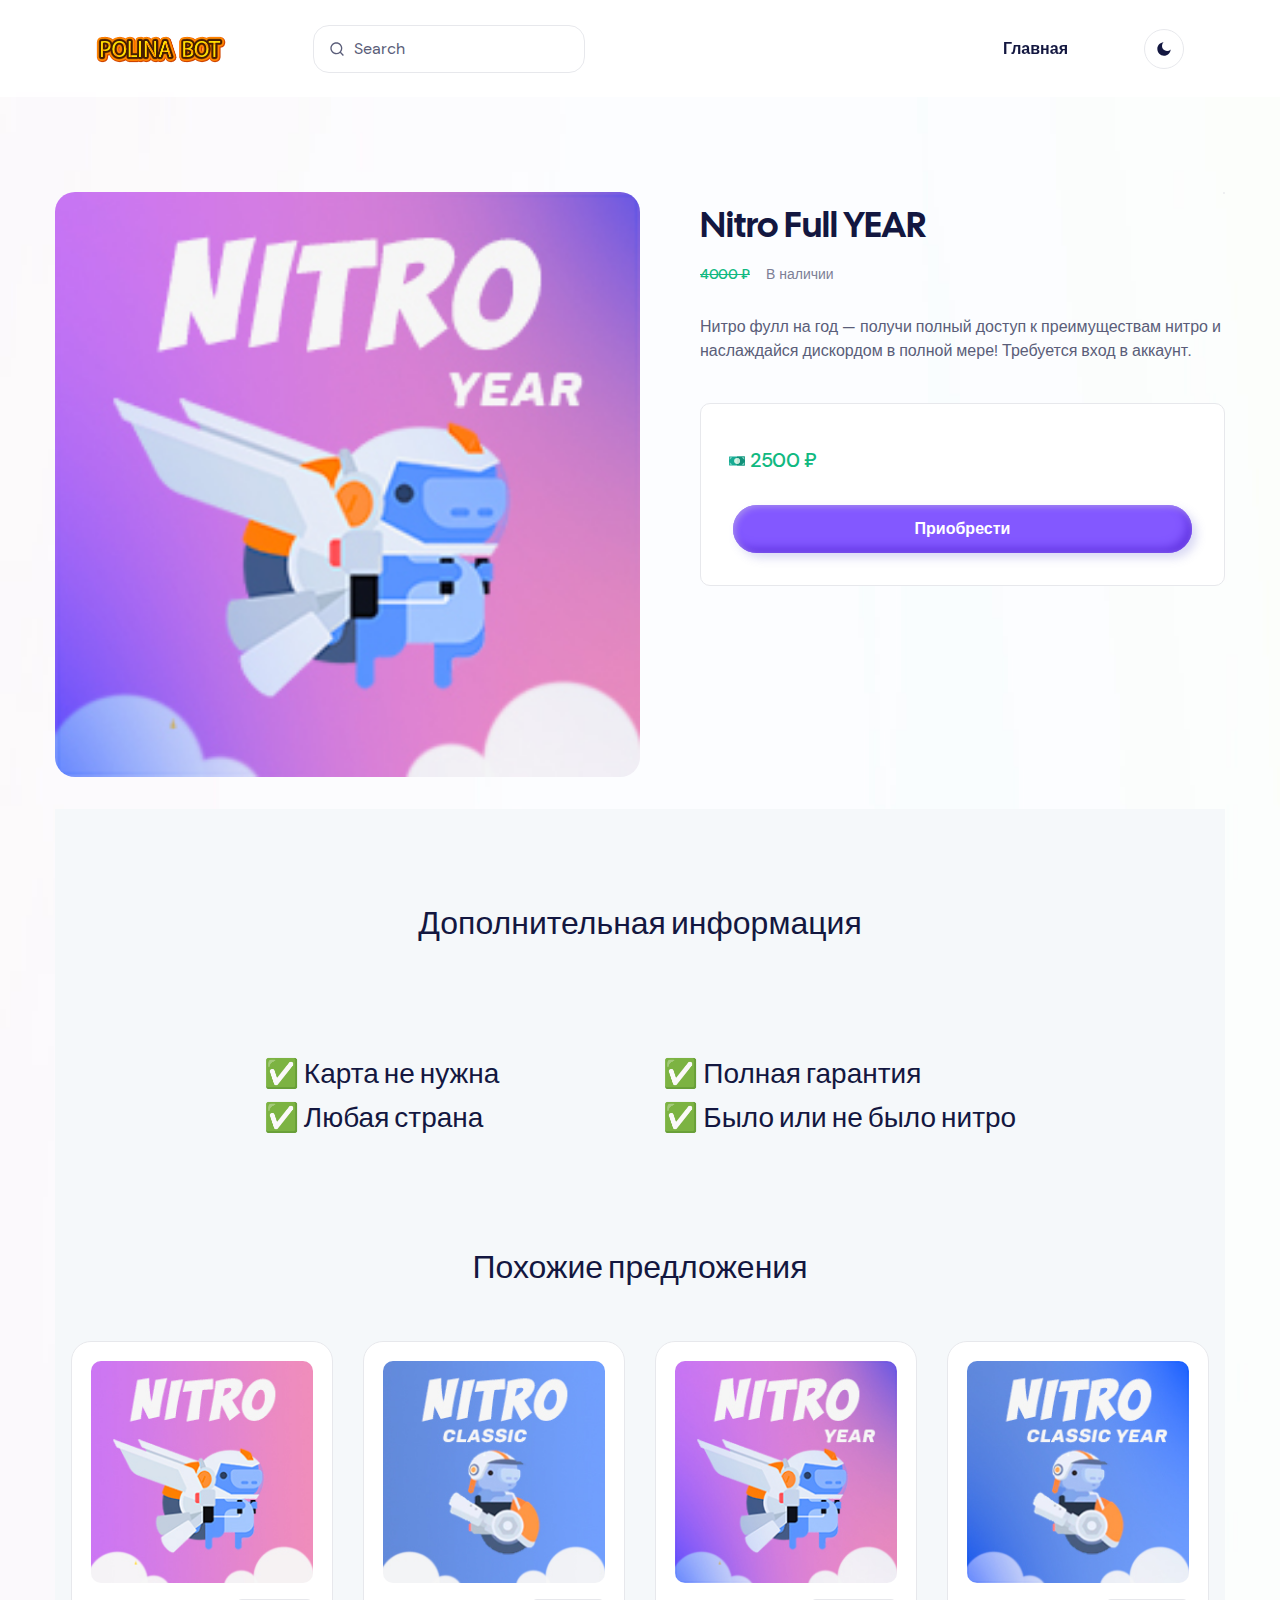
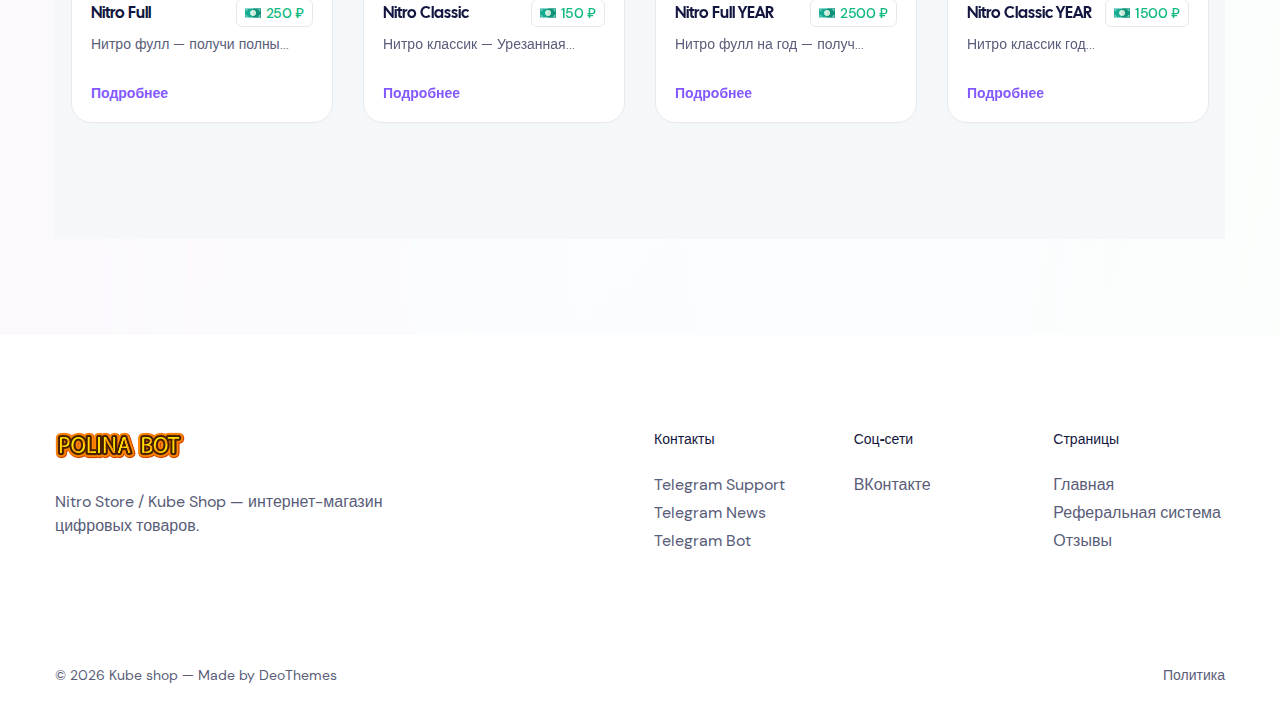
<file: item/full_year.html>
﻿<!DOCTYPE html>
<html lang="ru">
  <head itemscope="" itemtype="http://schema.org/">
    <meta charset="utf-8">
    <meta http-equiv="Content-Type" content="text/html; charset=utf-8">
    <meta name="language" content="Russian">
    <!--[if IE]><meta http-equiv="X-UA-Compatible" content="IE=edge,chrome=1" /><![endif]-->
    <meta name="viewport" content="width=device-width, initial-scale=1, maximum-scale=1">

    <!-- Yandex.Metrika counter -->
  <script type="text/javascript">
   (function(m,e,t,r,i,k,a){m[i]=m[i]||function(){(m[i].a=m[i].a||[]).push(arguments)};
   m[i].l=1*new Date();
   for (var j = 0; j < document.scripts.length; j++) {if (document.scripts[j].src === r) { return; }}
   k=e.createElement(t),a=e.getElementsByTagName(t)[0],k.async=1,k.src=r,a.parentNode.insertBefore(k,a)})
   (window, document, "script", "https://mc.yandex.ru/metrika/tag.js", "ym");

   ym(91576952, "init", {
        clickmap:true,
        trackLinks:true,
        accurateTrackBounce:true,
        webvisor:true,
        ecommerce:"dataLayer"
   });
  </script>
  <noscript><div><img src="../watch/91576952" style="position:absolute; left:-9999px;" alt=""></div></noscript>
<!-- /Yandex.Metrika counter -->


    <link rel="preconnect" href="https://fonts.googleapis.com"><link rel="preconnect" href="https://fonts.gstatic.com" crossorigin=""><link href="../css2?family=Montserrat:wght@600&display=swap" rel="stylesheet">

    <!-- Css -->
    <link rel="stylesheet" href="../static/css/style.css">

    <!-- Dark Mode JS -->
    <script src="../static/js/darkMode.bundle.js"></script>

    <!-- Favicons -->
    <link rel="icon" href="../static/favicon/favicon.ico" type="image/x-icon">


    <meta name="msapplication-TileColor" content="#ffffff">
    <meta name="msapplication-TileImage" content="/static/favicon/ms-icon-144x144.png">
    <meta name="theme-color" content="#ffffff">
    
<meta name="title" content="Купить Nitro Full YEAR">
<meta name="description" content="Нитро фулл на год — получи полный доступ к преимуществам нитро и наслаждайся дискордом в полной мере! Требуется вход в аккаунт.">
<meta name="robots" content="index, follow">
<title>Nitro Full YEAR — 2500 ₽</title>

  </head>
  <body class="dark:bg-jacarta-900 font-body text-jacarta-500 overflow-x-hidden" itemscope="" itemtype="http://schema.org/WebPage">
    <header class="js-page-header fixed top-0 z-20 w-full backdrop-blur transition-colors">
      <div class="flex items-center px-6 py-6 xl:px-24">
        <!-- Logo -->
        <a href="../index.htm" class="shrink-0">
          <img src="../static/img/logo.png" class="max-h-7 dark:hidden" alt="Kube Shop">
          <img src="../static/img/logo_white.png" class="hidden max-h-7 dark:block" alt="Kube Shop">
        </a>

        <!-- Search -->
        <form action="search" class="relative ml-12 mr-8 hidden basis-3/12 lg:block xl:ml-[8%]">
          <input type="search" class="text-jacarta-700 placeholder-jacarta-500 focus:ring-accent border-jacarta-100 w-full rounded-2xl border py-[0.6875rem] px-4 pl-10 dark:border-transparent dark:bg-white/[.15] dark:text-white dark:placeholder-white" placeholder="Search">
          <span class="absolute left-0 top-0 flex h-full w-12 items-center justify-center rounded-2xl">
            <svg xmlns="http://www.w3.org/2000/svg" viewbox="0 0 24 24" width="24" height="24" class="fill-jacarta-500 h-4 w-4 dark:fill-white">
              <path fill="none" d="M0 0h24v24H0z"></path>
              <path d="M18.031 16.617l4.283 4.282-1.415 1.415-4.282-4.283A8.96 8.96 0 0 1 11 20c-4.968 0-9-4.032-9-9s4.032-9 9-9 9 4.032 9 9a8.96 8.96 0 0 1-1.969 5.617zm-2.006-.742A6.977 6.977 0 0 0 18 11c0-3.868-3.133-7-7-7-3.868 0-7 3.132-7 7 0 3.867 3.132 7 7 7a6.977 6.977 0 0 0 4.875-1.975l.15-.15z"></path>
            </svg>
          </span>
        </form>

        <!-- Menu / Actions -->
        <div class="js-mobile-menu dark:bg-jacarta-800 invisible fixed inset-0 z-10 ml-auto items-center bg-white opacity-0 lg:visible lg:relative lg:inset-auto lg:flex lg:bg-transparent lg:opacity-100 dark:lg:bg-transparent">
          <!-- Mobile Logo / Menu Close -->
          <div class="t-0 dark:bg-jacarta-800 fixed left-0 z-10 flex w-full items-center justify-between bg-white p-6 lg:hidden">
            <!-- Mobile Logo -->
            <a href="../index.htm" class="shrink-0">
              <img src="../static/img/logo.png" class="max-h-7 dark:hidden" alt="Xhibiter | NFT Marketplace">
              <img src="../static/img/logo_white.png" class="hidden max-h-7 dark:block" alt="Xhibiter | NFT Marketplace">
            </a>

            <!-- Mobile Menu Close -->
            <button class="js-mobile-close border-jacarta-100 hover:bg-accent focus:bg-accent group dark:hover:bg-accent ml-2 flex h-10 w-10 items-center justify-center rounded-full border bg-white transition-colors hover:border-transparent focus:border-transparent dark:border-transparent dark:bg-white/[.15]" aria-label="close mobile menu">
              <svg xmlns="http://www.w3.org/2000/svg" viewbox="0 0 24 24" width="24" height="24" class="fill-jacarta-700 h-4 w-4 transition-colors group-hover:fill-white group-focus:fill-white dark:fill-white">
                <path fill="none" d="M0 0h24v24H0z"></path>
                <path d="M12 10.586l4.95-4.95 1.414 1.414-4.95 4.95 4.95 4.95-1.414 1.414-4.95-4.95-4.95 4.95-1.414-1.414 4.95-4.95-4.95-4.95L7.05 5.636z"></path>
              </svg>
            </button>
          </div>

          <!-- Mobile Search -->
          <form action="search" class="relative mt-24 mb-8 w-full lg:hidden">
            <input type="search" class="text-jacarta-700 placeholder-jacarta-500 focus:ring-accent border-jacarta-100 w-full rounded-2xl border py-3 px-4 pl-10 dark:border-transparent dark:bg-white/[.15] dark:text-white dark:placeholder-white" placeholder="Search">
            <span class="absolute left-0 top-0 flex h-full w-12 items-center justify-center rounded-2xl">
              <svg xmlns="http://www.w3.org/2000/svg" viewbox="0 0 24 24" width="24" height="24" class="fill-jacarta-500 h-4 w-4 dark:fill-white">
                <path fill="none" d="M0 0h24v24H0z"></path>
                <path d="M18.031 16.617l4.283 4.282-1.415 1.415-4.282-4.283A8.96 8.96 0 0 1 11 20c-4.968 0-9-4.032-9-9s4.032-9 9-9 9 4.032 9 9a8.96 8.96 0 0 1-1.969 5.617zm-2.006-.742A6.977 6.977 0 0 0 18 11c0-3.868-3.133-7-7-7-3.868 0-7 3.132-7 7 0 3.867 3.132 7 7 7a6.977 6.977 0 0 0 4.875-1.975l.15-.15z"></path>
              </svg>
            </span>
          </form>

          <!-- Primary Nav -->
          <nav class="navbar w-full">
            <ul class="flex flex-col lg:flex-row">
              <li class="js-nav-dropdown group relative">
                <a href="#" class="dropdown-toggle text-jacarta-700 hover:text-accent focus:text-accent dark:hover:text-accent dark:focus:text-accent flex items-center justify-between py-3.5 text-base dark:text-white lg:px-5" id="navDropdown-1" aria-expanded="false" role="button" data-bs-toggle="dropdown"><b>Главная</b>
                  
          </a></li></ul></nav>

          <div class="ml-8 hidden lg:flex xl:ml-12">
            <a href="#" class="border-jacarta-100 hover:bg-accent focus:bg-accent group dark:hover:bg-accent js-dark-mode-trigger ml-2 flex h-10 w-10 items-center justify-center rounded-full border bg-white transition-colors hover:border-transparent focus:border-transparent dark:border-transparent dark:bg-white/[.15]">
              <svg xmlns="http://www.w3.org/2000/svg" viewbox="0 0 24 24" width="24" height="24" class="fill-jacarta-700 dark-mode-light h-4 w-4 transition-colors group-hover:fill-white group-focus:fill-white dark:hidden">
                <path fill="none" d="M0 0h24v24H0z"></path>
                <path d="M11.38 2.019a7.5 7.5 0 1 0 10.6 10.6C21.662 17.854 17.316 22 12.001 22 6.477 22 2 17.523 2 12c0-5.315 4.146-9.661 9.38-9.981z"></path>
              </svg>
              <svg xmlns="http://www.w3.org/2000/svg" viewbox="0 0 24 24" width="24" height="24" class="fill-jacarta-700 dark-mode-dark hidden h-4 w-4 transition-colors group-hover:fill-white group-focus:fill-white dark:block dark:fill-white">
                <path fill="none" d="M0 0h24v24H0z"></path>
                <path d="M12 18a6 6 0 1 1 0-12 6 6 0 0 1 0 12zM11 1h2v3h-2V1zm0 19h2v3h-2v-3zM3.515 4.929l1.414-1.414L7.05 5.636 5.636 7.05 3.515 4.93zM16.95 18.364l1.414-1.414 2.121 2.121-1.414 1.414-2.121-2.121zm2.121-14.85l1.414 1.415-2.121 2.121-1.414-1.414 2.121-2.121zM5.636 16.95l1.414 1.414-2.121 2.121-1.414-1.414 2.121-2.121zM23 11v2h-3v-2h3zM4 11v2H1v-2h3z"></path>
              </svg>
            </a>
          </div>
        </div>

        <!-- Mobile Menu Actions -->
        <div class="ml-auto flex lg:hidden">

          <!-- Dark Mode -->
          <a href="#" class="js-dark-mode-trigger border-jacarta-100 hover:bg-accent dark:hover:bg-accent focus:bg-accent group ml-2 flex h-10 w-10 items-center justify-center rounded-full border bg-white transition-colors hover:border-transparent focus:border-transparent dark:border-transparent dark:bg-white/[.15]">
            <svg xmlns="http://www.w3.org/2000/svg" viewbox="0 0 24 24" width="24" height="24" class="fill-jacarta-700 dark-mode-light h-4 w-4 transition-colors group-hover:fill-white group-focus:fill-white dark:hidden">
              <path fill="none" d="M0 0h24v24H0z"></path>
              <path d="M11.38 2.019a7.5 7.5 0 1 0 10.6 10.6C21.662 17.854 17.316 22 12.001 22 6.477 22 2 17.523 2 12c0-5.315 4.146-9.661 9.38-9.981z"></path>
            </svg>
            <svg xmlns="http://www.w3.org/2000/svg" viewbox="0 0 24 24" width="24" height="24" class="fill-jacarta-700 dark-mode-dark hidden h-4 w-4 transition-colors group-hover:fill-white group-focus:fill-white dark:block dark:fill-white">
              <path fill="none" d="M0 0h24v24H0z"></path>
              <path d="M12 18a6 6 0 1 1 0-12 6 6 0 0 1 0 12zM11 1h2v3h-2V1zm0 19h2v3h-2v-3zM3.515 4.929l1.414-1.414L7.05 5.636 5.636 7.05 3.515 4.93zM16.95 18.364l1.414-1.414 2.121 2.121-1.414 1.414-2.121-2.121zm2.121-14.85l1.414 1.415-2.121 2.121-1.414-1.414 2.121-2.121zM5.636 16.95l1.414 1.414-2.121 2.121-1.414-1.414 2.121-2.121zM23 11v2h-3v-2h3zM4 11v2H1v-2h3z"></path>
            </svg>
          </a>

          <!-- Mobile Menu Toggle -->
          <button class="js-mobile-toggle border-jacarta-100 hover:bg-accent dark:hover:bg-accent focus:bg-accent group ml-2 flex h-10 w-10 items-center justify-center rounded-full border bg-white transition-colors hover:border-transparent focus:border-transparent dark:border-transparent dark:bg-white/[.15]" aria-label="open mobile menu">
            <svg xmlns="http://www.w3.org/2000/svg" viewbox="0 0 24 24" width="24" height="24" class="fill-jacarta-700 h-4 w-4 transition-colors group-hover:fill-white group-focus:fill-white dark:fill-white">
              <path fill="none" d="M0 0h24v24H0z"></path>
              <path d="M18 18v2H6v-2h12zm3-7v2H3v-2h18zm-3-7v2H6V4h12z"></path>
            </svg>
          </button>
        </div>
      </div>
    </header>



    
    <!-- Header -->
    <main class="mt-24">
      <!-- Item -->
      <section class="relative pt-12 pb-24 lg:py-24">
        <picture class="pointer-events-none absolute inset-0 -z-10 dark:hidden">
          <img src="../static/img/gradient_light.jpg" alt="gradient" class="h-full">
        </picture>
        <div class="container">
          <!-- Item -->
          <div class="md:flex md:flex-wrap">
            <!-- Image -->
            <figure class="mb-8 md:w-2/5 md:flex-shrink-0 md:flex-grow-0 md:basis-auto lg:w-1/2">
              <img src="../static/tovar/full_year.jpg" alt="item" class="cursor-pointer rounded-[1.25rem]" style="width: 100%; height: 100%;" data-bs-toggle="modal" data-bs-target="#imageModal">

            </figure>

            <!-- Details -->
            <div class="md:w-3/5 md:basis-auto md:pl-8 lg:w-1/2 lg:pl-[3.75rem]">
              <!-- Collection / Likes / Actions -->
              <div class="mb-3 flex">
                <!-- Collection -->
                <!-- Likes / Actions -->
                <div class="ml-auto flex space-x-2">
                  <!-- Actions -->
                  <div class="dark:border-jacarta-600 dark:hover:bg-jacarta-600 border-jacarta-100 dropdown hover:bg-jacarta-100 dark:bg-jacarta-700 rounded-xl border bg-white">
                    
                    
                  </div>
                </div>
              </div>

              <h1 class="font-display text-jacarta-700 mb-4 text-4xl font-semibold dark:text-white">Nitro Full YEAR</h1>

              <div class="mb-8 flex items-center space-x-4 whitespace-nowrap">
                <div class="flex items-center">
                  <span class="text-green text-sm font-medium tracking-tight"><s>4000 ₽</s></span>
                </div>
                <span class="dark:text-jacarta-300 text-jacarta-400 text-sm">В наличии</span>
              </div>

              <p class="dark:text-jacarta-300 mb-10">
                Нитро фулл на год — получи полный доступ к преимуществам нитро и наслаждайся дискордом в полной мере! Требуется вход в аккаунт.
              </p>

              <!-- Creator / Owner -->
              

              <!-- Bid -->
              <div class="dark:bg-jacarta-700 dark:border-jacarta-600 border-jacarta-100 rounded-2lg border bg-white p-8">
                <div class="mb-8 sm:flex sm:flex-wrap">
                  <!-- Highest bid -->
                  <div class="sm:w-1/2 sm:pr-4 lg:pr-8">
                  
                    <div class="mt-3 flex">
                      <div>
                        <div class="flex items-center whitespace-nowrap">
                          <span class="-ml-1" data-tippy-content="MONEY">
                            <svg version="1.1" id="Layer_1" xmlns="http://www.w3.org/2000/svg" class="h-4 w-4" xmlns:xlink="http://www.w3.org/1999/xlink" x="0px" y="0px" viewbox="0 0 297.001 297.001" style="enable-background:new 0 0 297.001 297.001; margin-right:5px;" xml:space="preserve">
<g>
  <path style="fill:#17AB93;" d="M288.514,65.889H8.486C3.799,65.889,0,69.688,0,74.375v148.25c0,4.686,3.799,8.486,8.486,8.486
    h280.029c4.686,0,8.486-3.799,8.486-8.486V74.375C297,69.688,293.201,65.889,288.514,65.889z"></path>
  <path style="fill:#129179;" d="M288.514,65.889H149.166v165.222h139.348c4.686,0,8.486-3.799,8.486-8.486V74.375
    C297,69.688,293.201,65.889,288.514,65.889z"></path>
  <polygon style="fill:#82D9C8;" points="60.907,78.368 12.479,78.368 12.479,126.796   "></polygon>
  <polygon style="fill:#82D9C8;" points="284.521,170.204 236.093,218.632 284.521,218.632  "></polygon>
  <polygon style="fill:#82D9C8;" points="60.907,218.632 12.479,170.204 12.479,218.632   "></polygon>
  <polygon style="fill:#82D9C8;" points="284.521,78.368 236.093,78.368 284.521,126.796  "></polygon>
  <path style="fill:#D5F5E6;" d="M148.5,94.092c-30.001,0-54.408,24.407-54.408,54.408s24.407,54.408,54.408,54.408
    s54.408-24.407,54.408-54.408S178.501,94.092,148.5,94.092z"></path>
  <path style="fill:#C6E5D5;" d="M202.908,148.5c0-29.778-24.048-54.032-53.743-54.392v108.783
    C178.86,202.532,202.908,178.278,202.908,148.5z"></path>
</g></svg>
                          </span>
                          <span class="text-green text-lg font-medium leading-tight tracking-tight">2500 ₽</span>
                        </div>
                      </div>
                    </div>
                  </div>

                  <!-- Countdown -->
                  
                </div>

                <a href="#" data-bs-toggle="modal" data-bs-target="#placeBidModal" class="dataLayer bg-accent shadow-accent-volume hover:bg-accent-dark inline-block w-full rounded-full py-3 px-8 text-center font-semibold text-white transition-all">Приобрести</a>
              </div>
              <!-- end bid -->
            </div>
            <!-- end details -->
          </div>

          <!-- Tabs -->
          

      <!-- Related -->
      <section class="dark:bg-jacarta-800 bg-light-base py-24">
        <div class="container">
          <h2 class="font-display text-jacarta-700 mb-8 text-center text-3xl dark:text-white">
            Дополнительная информация
          </h2>
            <div class="text-center">
            <div style="padding: 70px; display: inline-block; margin: 10px; text-align: left;"><h4 class="font-display text-jacarta-700 mb-2 text-2xl dark:text-white">✅ Карта не нужна</h4>
            <h4 class="font-display text-jacarta-700 mb-2 text-2xl dark:text-white">✅ Любая страна</h4></div>
            <div style="padding: 70px; display: inline-block; margin: 10px; text-align: left;"><h4 class="font-display text-jacarta-700 mb-2 text-2xl dark:text-white">✅ Полная гарантия</h4>
            <h4 class="font-display text-jacarta-700 mb-8 text-2xl dark:text-white">✅ Было или не было нитро</h4></div>
                </div>
          <h2 class="font-display text-jacarta-700 mb-8 text-center text-3xl dark:text-white">
            Похожие предложения
          </h2>

          <div class="relative">
            <!-- Slider -->
            <div class="swiper card-slider-4-columns !py-5">
              <div class="swiper-wrapper">
                
                <div class="swiper-slide">
                  <article>
                    <div class="dark:bg-jacarta-700 dark:border-jacarta-700 border-jacarta-100 block rounded-[1.25rem] border bg-white p-[1.1875rem] transition-shadow hover:shadow-lg">
                      <figure>
                        <a href="full.html">
                          <img src="../static/tovar/full.jpg" alt="Nitro Full" width="230" height="230" class="w-full rounded-[0.625rem]" loading="lazy">
                        </a>
                      </figure>
                      <div class="mt-4 flex items-center justify-between">
                        <a href="full.html">
                          <span class="font-display text-jacarta-700 hover:text-accent text-base dark:text-white">Nitro Full</span>
                        </a>
                        <span class="dark:border-jacarta-600 border-jacarta-100 flex items-center whitespace-nowrap rounded-md border py-1 px-2">
                          <span>
                            <svg version="1.1" id="Layer_1" xmlns="http://www.w3.org/2000/svg" class="h-4 w-4" xmlns:xlink="http://www.w3.org/1999/xlink" x="0px" y="0px" viewbox="0 0 297.001 297.001" style="enable-background:new 0 0 297.001 297.001; margin-right:5px;" xml:space="preserve">
<g>
  <path style="fill:#17AB93;" d="M288.514,65.889H8.486C3.799,65.889,0,69.688,0,74.375v148.25c0,4.686,3.799,8.486,8.486,8.486
    h280.029c4.686,0,8.486-3.799,8.486-8.486V74.375C297,69.688,293.201,65.889,288.514,65.889z"></path>
  <path style="fill:#129179;" d="M288.514,65.889H149.166v165.222h139.348c4.686,0,8.486-3.799,8.486-8.486V74.375
    C297,69.688,293.201,65.889,288.514,65.889z"></path>
  <polygon style="fill:#82D9C8;" points="60.907,78.368 12.479,78.368 12.479,126.796   "></polygon>
  <polygon style="fill:#82D9C8;" points="284.521,170.204 236.093,218.632 284.521,218.632  "></polygon>
  <polygon style="fill:#82D9C8;" points="60.907,218.632 12.479,170.204 12.479,218.632   "></polygon>
  <polygon style="fill:#82D9C8;" points="284.521,78.368 236.093,78.368 284.521,126.796  "></polygon>
  <path style="fill:#D5F5E6;" d="M148.5,94.092c-30.001,0-54.408,24.407-54.408,54.408s24.407,54.408,54.408,54.408
    s54.408-24.407,54.408-54.408S178.501,94.092,148.5,94.092z"></path>
  <path style="fill:#C6E5D5;" d="M202.908,148.5c0-29.778-24.048-54.032-53.743-54.392v108.783
    C178.86,202.532,202.908,178.278,202.908,148.5z"></path>
</g></svg>

                          </span>
                          <span class="text-green text-sm font-medium tracking-tight">250 ₽</span>
                        </span>
                      </div>
                      <div class="mt-2 text-sm">
                        <span class="dark:text-jacarta-300">Нитро фулл — получи полны...</span>
                      </div>

                      <div class="mt-8 flex items-center justify-between">
                        <button type="button" class="text-accent font-display text-sm font-semibold" onclick="location.href='/item/full';">
                          Подробнее
                        </button>

                    </div>
                  </div></article></div>
                
                <div class="swiper-slide">
                  <article>
                    <div class="dark:bg-jacarta-700 dark:border-jacarta-700 border-jacarta-100 block rounded-[1.25rem] border bg-white p-[1.1875rem] transition-shadow hover:shadow-lg">
                      <figure>
                        <a href="classic.html">
                          <img src="../static/tovar/classic.jpg" alt="Nitro Classic" width="230" height="230" class="w-full rounded-[0.625rem]" loading="lazy">
                        </a>
                      </figure>
                      <div class="mt-4 flex items-center justify-between">
                        <a href="classic.html">
                          <span class="font-display text-jacarta-700 hover:text-accent text-base dark:text-white">Nitro Classic</span>
                        </a>
                        <span class="dark:border-jacarta-600 border-jacarta-100 flex items-center whitespace-nowrap rounded-md border py-1 px-2">
                          <span>
                            <svg version="1.1" id="Layer_1" xmlns="http://www.w3.org/2000/svg" class="h-4 w-4" xmlns:xlink="http://www.w3.org/1999/xlink" x="0px" y="0px" viewbox="0 0 297.001 297.001" style="enable-background:new 0 0 297.001 297.001; margin-right:5px;" xml:space="preserve">
<g>
  <path style="fill:#17AB93;" d="M288.514,65.889H8.486C3.799,65.889,0,69.688,0,74.375v148.25c0,4.686,3.799,8.486,8.486,8.486
    h280.029c4.686,0,8.486-3.799,8.486-8.486V74.375C297,69.688,293.201,65.889,288.514,65.889z"></path>
  <path style="fill:#129179;" d="M288.514,65.889H149.166v165.222h139.348c4.686,0,8.486-3.799,8.486-8.486V74.375
    C297,69.688,293.201,65.889,288.514,65.889z"></path>
  <polygon style="fill:#82D9C8;" points="60.907,78.368 12.479,78.368 12.479,126.796   "></polygon>
  <polygon style="fill:#82D9C8;" points="284.521,170.204 236.093,218.632 284.521,218.632  "></polygon>
  <polygon style="fill:#82D9C8;" points="60.907,218.632 12.479,170.204 12.479,218.632   "></polygon>
  <polygon style="fill:#82D9C8;" points="284.521,78.368 236.093,78.368 284.521,126.796  "></polygon>
  <path style="fill:#D5F5E6;" d="M148.5,94.092c-30.001,0-54.408,24.407-54.408,54.408s24.407,54.408,54.408,54.408
    s54.408-24.407,54.408-54.408S178.501,94.092,148.5,94.092z"></path>
  <path style="fill:#C6E5D5;" d="M202.908,148.5c0-29.778-24.048-54.032-53.743-54.392v108.783
    C178.86,202.532,202.908,178.278,202.908,148.5z"></path>
</g></svg>

                          </span>
                          <span class="text-green text-sm font-medium tracking-tight">150 ₽</span>
                        </span>
                      </div>
                      <div class="mt-2 text-sm">
                        <span class="dark:text-jacarta-300">Нитро классик — Урезанная...</span>
                      </div>

                      <div class="mt-8 flex items-center justify-between">
                        <button type="button" class="text-accent font-display text-sm font-semibold" onclick="location.href='/item/classic';">
                          Подробнее
                        </button>

                    </div>
                  </div></article></div>
                
                <div class="swiper-slide">
                  <article>
                    <div class="dark:bg-jacarta-700 dark:border-jacarta-700 border-jacarta-100 block rounded-[1.25rem] border bg-white p-[1.1875rem] transition-shadow hover:shadow-lg">
                      <figure>
                        <a href="full_year.html">
                          <img src="../static/tovar/full_year.jpg" alt="Nitro Full YEAR" width="230" height="230" class="w-full rounded-[0.625rem]" loading="lazy">
                        </a>
                      </figure>
                      <div class="mt-4 flex items-center justify-between">
                        <a href="full_year.html">
                          <span class="font-display text-jacarta-700 hover:text-accent text-base dark:text-white">Nitro Full YEAR</span>
                        </a>
                        <span class="dark:border-jacarta-600 border-jacarta-100 flex items-center whitespace-nowrap rounded-md border py-1 px-2">
                          <span>
                            <svg version="1.1" id="Layer_1" xmlns="http://www.w3.org/2000/svg" class="h-4 w-4" xmlns:xlink="http://www.w3.org/1999/xlink" x="0px" y="0px" viewbox="0 0 297.001 297.001" style="enable-background:new 0 0 297.001 297.001; margin-right:5px;" xml:space="preserve">
<g>
  <path style="fill:#17AB93;" d="M288.514,65.889H8.486C3.799,65.889,0,69.688,0,74.375v148.25c0,4.686,3.799,8.486,8.486,8.486
    h280.029c4.686,0,8.486-3.799,8.486-8.486V74.375C297,69.688,293.201,65.889,288.514,65.889z"></path>
  <path style="fill:#129179;" d="M288.514,65.889H149.166v165.222h139.348c4.686,0,8.486-3.799,8.486-8.486V74.375
    C297,69.688,293.201,65.889,288.514,65.889z"></path>
  <polygon style="fill:#82D9C8;" points="60.907,78.368 12.479,78.368 12.479,126.796   "></polygon>
  <polygon style="fill:#82D9C8;" points="284.521,170.204 236.093,218.632 284.521,218.632  "></polygon>
  <polygon style="fill:#82D9C8;" points="60.907,218.632 12.479,170.204 12.479,218.632   "></polygon>
  <polygon style="fill:#82D9C8;" points="284.521,78.368 236.093,78.368 284.521,126.796  "></polygon>
  <path style="fill:#D5F5E6;" d="M148.5,94.092c-30.001,0-54.408,24.407-54.408,54.408s24.407,54.408,54.408,54.408
    s54.408-24.407,54.408-54.408S178.501,94.092,148.5,94.092z"></path>
  <path style="fill:#C6E5D5;" d="M202.908,148.5c0-29.778-24.048-54.032-53.743-54.392v108.783
    C178.86,202.532,202.908,178.278,202.908,148.5z"></path>
</g></svg>

                          </span>
                          <span class="text-green text-sm font-medium tracking-tight">2500 ₽</span>
                        </span>
                      </div>
                      <div class="mt-2 text-sm">
                        <span class="dark:text-jacarta-300">Нитро фулл на год — получ...</span>
                      </div>

                      <div class="mt-8 flex items-center justify-between">
                        <button type="button" class="text-accent font-display text-sm font-semibold" onclick="location.href='/item/full_year';">
                          Подробнее
                        </button>

                    </div>
                  </div></article></div>
                
                <div class="swiper-slide">
                  <article>
                    <div class="dark:bg-jacarta-700 dark:border-jacarta-700 border-jacarta-100 block rounded-[1.25rem] border bg-white p-[1.1875rem] transition-shadow hover:shadow-lg">
                      <figure>
                        <a href="classic_year.html">
                          <img src="../static/tovar/classic_year.jpg" alt="Nitro Classic YEAR" width="230" height="230" class="w-full rounded-[0.625rem]" loading="lazy">
                        </a>
                      </figure>
                      <div class="mt-4 flex items-center justify-between">
                        <a href="classic_year.html">
                          <span class="font-display text-jacarta-700 hover:text-accent text-base dark:text-white">Nitro Classic YEAR</span>
                        </a>
                        <span class="dark:border-jacarta-600 border-jacarta-100 flex items-center whitespace-nowrap rounded-md border py-1 px-2">
                          <span>
                            <svg version="1.1" id="Layer_1" xmlns="http://www.w3.org/2000/svg" class="h-4 w-4" xmlns:xlink="http://www.w3.org/1999/xlink" x="0px" y="0px" viewbox="0 0 297.001 297.001" style="enable-background:new 0 0 297.001 297.001; margin-right:5px;" xml:space="preserve">
<g>
  <path style="fill:#17AB93;" d="M288.514,65.889H8.486C3.799,65.889,0,69.688,0,74.375v148.25c0,4.686,3.799,8.486,8.486,8.486
    h280.029c4.686,0,8.486-3.799,8.486-8.486V74.375C297,69.688,293.201,65.889,288.514,65.889z"></path>
  <path style="fill:#129179;" d="M288.514,65.889H149.166v165.222h139.348c4.686,0,8.486-3.799,8.486-8.486V74.375
    C297,69.688,293.201,65.889,288.514,65.889z"></path>
  <polygon style="fill:#82D9C8;" points="60.907,78.368 12.479,78.368 12.479,126.796   "></polygon>
  <polygon style="fill:#82D9C8;" points="284.521,170.204 236.093,218.632 284.521,218.632  "></polygon>
  <polygon style="fill:#82D9C8;" points="60.907,218.632 12.479,170.204 12.479,218.632   "></polygon>
  <polygon style="fill:#82D9C8;" points="284.521,78.368 236.093,78.368 284.521,126.796  "></polygon>
  <path style="fill:#D5F5E6;" d="M148.5,94.092c-30.001,0-54.408,24.407-54.408,54.408s24.407,54.408,54.408,54.408
    s54.408-24.407,54.408-54.408S178.501,94.092,148.5,94.092z"></path>
  <path style="fill:#C6E5D5;" d="M202.908,148.5c0-29.778-24.048-54.032-53.743-54.392v108.783
    C178.86,202.532,202.908,178.278,202.908,148.5z"></path>
</g></svg>

                          </span>
                          <span class="text-green text-sm font-medium tracking-tight">1500 ₽</span>
                        </span>
                      </div>
                      <div class="mt-2 text-sm">
                        <span class="dark:text-jacarta-300">Нитро классик год...</span>
                      </div>

                      <div class="mt-8 flex items-center justify-between">
                        <button type="button" class="text-accent font-display text-sm font-semibold" onclick="location.href='/item/classic_year';">
                          Подробнее
                        </button>

                    </div>
                  </div></article></div>
                
              </div>
            </div>

            <!-- Slider Navigation -->
            <div class="group swiper-button-prev shadow-white-volume absolute top-1/2 -left-4 z-10 -mt-6 flex h-12 w-12 cursor-pointer items-center justify-center rounded-full bg-white p-3 text-base sm:-left-6">
              <svg xmlns="http://www.w3.org/2000/svg" viewbox="0 0 24 24" width="24" height="24" class="fill-jacarta-700 group-hover:fill-accent">
                <path fill="none" d="M0 0h24v24H0z"></path>
                <path d="M10.828 12l4.95 4.95-1.414 1.414L8 12l6.364-6.364 1.414 1.414z"></path>
              </svg>
            </div>
            <div class="group swiper-button-next shadow-white-volume absolute top-1/2 -right-4 z-10 -mt-6 flex h-12 w-12 cursor-pointer items-center justify-center rounded-full bg-white p-3 text-base sm:-right-6">
              <svg xmlns="http://www.w3.org/2000/svg" viewbox="0 0 24 24" width="24" height="24" class="fill-jacarta-700 group-hover:fill-accent">
                <path fill="none" d="M0 0h24v24H0z"></path>
                <path d="M13.172 12l-4.95-4.95 1.414-1.414L16 12l-6.364 6.364-1.414-1.414z"></path>
              </svg>
            </div>
          </div>
        </div>
      </section>
      <!-- end related -->
    </div></section></main>


        <!-- Place Bid Modal -->
    <div class="modal fade" id="placeBidModal" tabindex="-1" aria-labelledby="placeBidLabel" aria-hidden="true">
      <div class="modal-dialog max-w-2xl">
        <div class="modal-content">
          <div class="modal-header">
            <h5 class="modal-title" id="placeBidLabel">Оплата - 2500 ₽</h5>
            <button type="button" class="btn-close" data-bs-dismiss="modal" aria-label="Close">


              <svg xmlns="http://www.w3.org/2000/svg" viewbox="0 0 24 24" width="24" height="24" class="fill-jacarta-700 h-6 w-6 dark:fill-white">
                <path fill="none" d="M0 0h24v24H0z"></path>
                <path d="M12 10.586l4.95-4.95 1.414 1.414-4.95 4.95 4.95 4.95-1.414 1.414-4.95-4.95-4.95 4.95-1.414-1.414 4.95-4.95-4.95-4.95L7.05 5.636z"></path>
              </svg>
            </button>
          </div>

          <!-- Body -->
          <form action="" method="post">
            <div class="modal-body p-6 ">


              <input required="" type="email" name="email" class="text-jacarta-700 placeholder-jacarta-500 focus:ring-accent border-jacarta-100 w-full rounded-2xl border py-3 px-4 pl-10 dark:border-transparent dark:bg-white/[.15] dark:text-white dark:placeholder-white" placeholder="Почта">
              <span class="absolute top-0 flex h-full w-12 items-center justify-center rounded-2xl">
                <svg version="1.1" id="Capa_1" xmlns="http://www.w3.org/2000/svg" xmlns:xlink="http://www.w3.org/1999/xlink" viewbox="0 0 75.294 75.294" style="enable-background:new 0 0 75.294 75.294;" xml:space="preserve" width="24" height="24" class="fill-jacarta-500 h-4 w-4 dark:fill-white">
  <g>
      <path d="M66.097,12.089h-56.9C4.126,12.089,0,16.215,0,21.286v32.722c0,5.071,4.126,9.197,9.197,9.197h56.9
          c5.071,0,9.197-4.126,9.197-9.197V21.287C75.295,16.215,71.169,12.089,66.097,12.089z M61.603,18.089L37.647,33.523L13.691,18.089
          H61.603z M66.097,57.206h-56.9C7.434,57.206,6,55.771,6,54.009V21.457l29.796,19.16c0.04,0.025,0.083,0.042,0.124,0.065
          c0.043,0.024,0.087,0.047,0.131,0.069c0.231,0.119,0.469,0.215,0.712,0.278c0.025,0.007,0.05,0.01,0.075,0.016
          c0.267,0.063,0.537,0.102,0.807,0.102c0.001,0,0.002,0,0.002,0c0.002,0,0.003,0,0.004,0c0.27,0,0.54-0.038,0.807-0.102
          c0.025-0.006,0.05-0.009,0.075-0.016c0.243-0.063,0.48-0.159,0.712-0.278c0.044-0.022,0.088-0.045,0.131-0.069
          c0.041-0.023,0.084-0.04,0.124-0.065l29.796-19.16v32.551C69.295,55.771,67.86,57.206,66.097,57.206z"></path>
  </g>
  </svg>
              </span>



            </div>
              <div class="modal-body p-6">
              <input type="text" name="PromoKod" class="text-jacarta-700 placeholder-jacarta-500 focus:ring-accent border-jacarta-100 w-full rounded-2xl border py-3 px-4 pl-10 dark:border-transparent dark:bg-white/[.15] dark:text-white dark:placeholder-white" placeholder="Промокод (Необязательно)">
              <span class="absolute top-0 flex h-full w-12 items-center justify-center rounded-2xl">
                  <svg class="fill-jacarta-1000 h-6 w-6 dark:fill-white" width="800px" height="800px" viewbox="0 0 24 24" fill="none" xmlns="http://www.w3.org/2000/svg">
<path d="M12 22C17.5228 22 22 17.5228 22 12C22 6.47715 17.5228 2 12 2C6.47715 2 2 6.47715 2 12C2 17.5228 6.47715 22 12 22Z" stroke="#292D32" stroke-width="1.5" stroke-linecap="round" stroke-linejoin="round"></path>
<path d="M9 15L15 9" stroke="#292D32" stroke-width="1.5" stroke-linecap="round" stroke-linejoin="round"></path>
<path d="M14.4945 14.5H14.5035" stroke="#292D32" stroke-width="2" stroke-linecap="round" stroke-linejoin="round"></path>
<path d="M9.49451 9.5H9.50349" stroke="#292D32" stroke-width="2" stroke-linecap="round" stroke-linejoin="round"></path>
</svg>
              </span>





            </div>
              <div class="modal-body p-6">
                  <div class="form_radio_btn">
                      <input id="radio-1" type="radio" name="radio" value="Lava" checked="">
                      <label for="radio-1">
                        <svg class="mr-1 inline-block h-6 w-6 bg-contain bg-center text-xl" width="800px" height="800px" viewbox="0 0 32 32" xmlns="http://www.w3.org/2000/svg"><g fill="none"><circle cx="16" cy="16" r="16" fill="#FF8C00"></circle><path fill="#FFF" d="M22.59 19.445c.051.401-.063.556-.19.556s-.305-.155-.495-.465c-.19-.31-.267-.66-.165-.84.063-.117.203-.169.368-.104.33.13.457.633.482.853zm-1.777.88c.393.336.508.723.304 1.008a.664.664 0 01-.52.232.896.896 0 01-.597-.22c-.355-.31-.457-.827-.229-1.111a.489.489 0 01.407-.181c.203 0 .432.09.635.271zM7 14.894C7 9.981 10.91 6 15.734 6c4.825 0 8.735 3.982 8.735 8.894a9.074 9.074 0 01-1.231 4.564c-.026.039-.09.026-.102-.026-.304-2.185-1.612-3.387-3.516-3.749-.166-.026-.191-.13.025-.155.584-.052 1.409-.039 1.84.039a5.9 5.9 0 00.039-.686c0-3.245-2.59-5.882-5.777-5.882-3.186 0-5.776 2.637-5.776 5.882 0 3.246 2.59 5.883 5.776 5.883h.267a8.078 8.078 0 01-.115-1.59c.013-.362.09-.414.242-.13.8 1.41 1.942 2.677 4.177 3.18 1.828.415 3.656.893 5.624 3.44.177.22-.089.452-.292.271-2.006-1.81-3.834-2.405-5.497-2.405-1.867.014-3.136.26-4.419.26C10.91 23.79 7 19.806 7 14.893z"></path></g></svg>
                          QIWI
                      </label>
                  </div>
                  <div class="form_radio_btn">
                      <input id="radio-2" type="radio" name="radio" value="Lava">
                      <label for="radio-2">
                        <svg class="mr-1 inline-block h-6 w-6 bg-contain bg-center text-xl" width="800px" height="800px" viewbox="0 0 36 36" xmlns="http://www.w3.org/2000/svg" xmlns:xlink="http://www.w3.org/1999/xlink" aria-hidden="true" role="img" class="iconify iconify--twemoji" preserveaspectratio="xMidYMid meet"><path fill="#CE2028" d="M36 27a4 4 0 0 1-4 4H4a4 4 0 0 1-4-4v-4h36v4z"></path><path fill="#22408C" d="M0 13h36v10H0z"></path><path fill="#EEE" d="M32 5H4a4 4 0 0 0-4 4v4h36V9a4 4 0 0 0-4-4z"></path></svg>
                          Банковская карта Россия
                      </label>
                  </div>
                  <div class="form_radio_btn">
                      <input id="radio-3" type="radio" name="radio" value="FK">
                      <label for="radio-3">
                        <svg class="mr-1 inline-block h-6 w-6 bg-contain bg-center text-xl" width="800px" height="800px" viewbox="0 0 32 32" fill="none" xmlns="http://www.w3.org/2000/svg"><path d="M2.56967 20.0269C4.30041 25.7964 9.65423 30 15.9906 30C23.7274 30 29.9995 23.7318 29.9995 16C29.9995 8.26803 23.7274 2 15.9906 2C8.56634 2 2.49151 7.77172 2.01172 15.0699C2.01172 17.1667 2.01172 18.0417 2.56967 20.0269Z" fill="url(#paint0_linear_87_8314)"></path><path d="M15.2706 12.5629L11.8426 17.5395C11.0345 17.5028 10.221 17.7314 9.54572 18.1752L2.01829 15.0784C2.01829 15.0784 1.84411 17.9421 2.56999 20.0763L7.89147 22.2707C8.15866 23.464 8.97779 24.5107 10.1863 25.0142C12.1635 25.8398 14.4433 24.8988 15.2658 22.922C15.4799 22.4052 15.5797 21.8633 15.5652 21.3225L20.5904 17.8219C23.5257 17.8219 25.9114 15.4305 25.9114 12.4937C25.9114 9.55673 23.5257 7.16748 20.5904 7.16748C17.7553 7.16748 15.1117 9.64126 15.2706 12.5629ZM14.4469 22.5783C13.8103 24.1057 12.054 24.8303 10.5273 24.1946C9.82302 23.9014 9.29128 23.3642 8.98452 22.7237L10.7167 23.4411C11.8426 23.9098 13.1343 23.3762 13.6023 22.2514C14.0718 21.1254 13.5392 19.8324 12.4139 19.3637L10.6233 18.6222C11.3142 18.3603 12.0997 18.3507 12.8336 18.6559C13.5734 18.9635 14.1475 19.5428 14.4517 20.283C14.756 21.0233 14.7548 21.8404 14.4469 22.5783ZM20.5904 16.0434C18.6364 16.0434 17.0455 14.4511 17.0455 12.4937C17.0455 10.5379 18.6364 8.94518 20.5904 8.94518C22.5457 8.94518 24.1365 10.5379 24.1365 12.4937C24.1365 14.4511 22.5457 16.0434 20.5904 16.0434ZM17.9341 12.4883C17.9341 11.0159 19.127 9.82159 20.5964 9.82159C22.0671 9.82159 23.2599 11.0159 23.2599 12.4883C23.2599 13.9609 22.0671 15.1541 20.5964 15.1541C19.127 15.1541 17.9341 13.9609 17.9341 12.4883Z" fill="white"></path><defs><lineargradient id="paint0_linear_87_8314" x1="16.0056" y1="2" x2="16.0056" y2="30" gradientunits="userSpaceOnUse"><stop stop-color="#111D2E"></stop><stop offset="0.21248" stop-color="#051839"></stop><stop offset="0.40695" stop-color="#0A1B48"></stop><stop offset="0.5811" stop-color="#132E62"></stop><stop offset="0.7376" stop-color="#144B7E"></stop><stop offset="0.87279" stop-color="#136497"></stop><stop offset="1" stop-color="#1387B8"></stop></lineargradient></defs></svg>
                          Скинами Steam
                      </label>
                  </div>
                  <div class="form_radio_btn">
                      <input id="radio-4" type="radio" name="radio" value="Lava">
                      <label for="radio-4">
                        <svg class="mr-1 inline-block h-6 w-6 bg-contain bg-center text-xl" width="44" height="44" viewbox="0 0 44 44" fill="none" xmlns="http://www.w3.org/2000/svg"><path d="M0 22C0 9.84974 9.84974 0 22 0C34.1503 0 44 9.84974 44 22C44 34.1503 34.1503 44 22 44C9.84974 44 0 34.1503 0 22Z" fill="url(#paint0_linear_118_120)"></path><path d="M16.432 18.9272C16.519 18.8504 16.5626 18.812 16.5694 18.7745C16.5754 18.7418 16.5663 18.7082 16.5446 18.683C16.5197 18.6541 16.4637 18.6432 16.3516 18.6213C15.0447 18.367 13.6917 18.2178 12.5048 18.2054C12.4478 18.2048 12.4194 18.2045 12.3973 18.1938C12.3776 18.1844 12.3616 18.1696 12.3505 18.1509C12.3379 18.1298 12.3352 18.1017 12.3297 18.0456L11.8897 13.5204C11.8842 13.4643 11.8815 13.4362 11.8899 13.4129C11.8973 13.3924 11.9107 13.3745 11.9282 13.3616C11.9482 13.3469 11.9758 13.3416 12.0311 13.3309C18.6608 12.0482 25.2596 11.9824 31.9886 13.3334C32.0437 13.3444 32.0713 13.3499 32.0911 13.3647C32.1085 13.3777 32.1218 13.3956 32.1291 13.4161C32.1373 13.4394 32.1345 13.4674 32.1289 13.5233L31.6723 18.0462C31.6667 18.1022 31.6638 18.1301 31.6513 18.1512C31.6401 18.1698 31.6241 18.1845 31.6045 18.1939C31.5825 18.2045 31.5541 18.2048 31.4973 18.2054C30.3103 18.2177 28.9571 18.3669 27.6499 18.6213C27.5379 18.6432 27.4818 18.6541 27.4569 18.683C27.4353 18.7082 27.4261 18.7418 27.4321 18.7745C27.4389 18.812 27.4825 18.8504 27.5696 18.9272C30.719 21.7036 32.9464 25.3616 32.9964 30.5006C32.997 30.5623 32.9973 30.5932 32.9854 30.617C32.975 30.6377 32.9579 30.6549 32.9373 30.6656C32.9136 30.6777 32.8828 30.6777 32.8213 30.6777H28.2844C28.2227 30.6777 28.1919 30.6777 28.1686 30.6659C28.1478 30.6554 28.1313 30.6392 28.1206 30.6186C28.1085 30.5954 28.108 30.5638 28.1072 30.5006C28.0483 26.2112 25.8454 23.3516 22.0967 20.9037C22.0621 20.8811 22.0448 20.8698 22.026 20.8653C22.0095 20.8615 21.992 20.8615 21.9755 20.8653C21.9568 20.8698 21.9394 20.8811 21.9048 20.9037C18.1561 23.3516 15.9532 26.2112 15.8944 30.5006C15.8935 30.5638 15.8931 30.5954 15.8809 30.6186C15.8702 30.6392 15.8537 30.6554 15.833 30.6659C15.8096 30.6777 15.7788 30.6777 15.7171 30.6777H11.1803C11.1187 30.6777 11.0879 30.6777 11.0642 30.6656C11.0436 30.6549 11.0265 30.6377 11.0161 30.617C11.0042 30.5932 11.0045 30.5623 11.0051 30.5006C11.0551 25.3616 13.2826 21.7036 16.432 18.9272Z" fill="white"></path><defs><lineargradient id="paint0_linear_118_120" x1="22" y1="0" x2="22" y2="44" gradientunits="userSpaceOnUse"><stop stop-color="#EF3F51"></stop><stop offset="1" stop-color="#FC6743"></stop></lineargradient></defs></svg>
                          LAVA
                      </label>
                  </div>
                  <div class="form_radio_btn">
                      <input id="radio-5" type="radio" name="radio" value="FK">
                      <label for="radio-5">
                        <svg class="mr-1 inline-block h-6 w-6 bg-contain bg-center text-xl" width="800px" height="800px" viewbox="0 0 36 36" xmlns="http://www.w3.org/2000/svg" xmlns:xlink="http://www.w3.org/1999/xlink" aria-hidden="true" role="img" class="iconify iconify--twemoji" preserveaspectratio="xMidYMid meet"><path fill="#00AFCA" d="M36 27a4 4 0 0 1-4 4H4a4 4 0 0 1-4-4V9a4 4 0 0 1 4-4h28a4 4 0 0 1 4 4v18z"></path><g fill="#FFCC4D"><circle cx="19.035" cy="16.513" r="2.865"></circle><path d="M19.037 13.432c.17-.002.232-.109.232-.236c0-.17-.232-1.496-.232-1.496s-.236 1.326-.236 1.496c0 .127.064.236.236.236zm0 6.178c-.172.001-.236.108-.236.235c0 .171.236 1.479.236 1.479s.232-1.309.232-1.479c.001-.126-.062-.235-.232-.235zm-.801-.121c-.165-.042-.252.045-.285.168c-.044.164-.163 1.506-.163 1.506s.571-1.221.615-1.385c.034-.123-.001-.245-.167-.289zm1.6-5.968c.166.044.256-.044.289-.166c.044-.165.154-1.49.154-1.49s-.562 1.203-.607 1.369c-.033.122-.001.243.164.287zm-2.343 5.658c-.149-.083-.256-.022-.319.089c-.085.147-.547 1.412-.547 1.412s.867-1.031.952-1.178c.064-.111.063-.237-.086-.323zm3.089-5.351c.149.086.259.024.322-.086c.086-.148.535-1.398.535-1.398s-.856 1.017-.942 1.164c-.062.11-.062.235.085.32zm-3.727 4.862c-.122-.119-.241-.088-.331.002c-.12.121-.894 1.223-.894 1.223s1.105-.772 1.225-.891c.09-.09.122-.214 0-.334zm4.369-4.37c.122.121.243.09.333 0c.121-.12.879-1.213.879-1.213s-1.089.762-1.209.883c-.09.09-.123.21-.003.33zm-4.857 3.731c-.087-.146-.21-.146-.321-.083c-.148.085-1.18.949-1.18.949s1.267-.458 1.414-.543c.111-.064.173-.174.087-.323zm5.35-3.089c.087.149.213.15.322.087c.148-.086 1.163-.944 1.163-.944s-1.249.453-1.397.538c-.11.064-.172.171-.088.319zm-5.657 2.346c-.046-.164-.166-.196-.289-.164c-.164.044-1.385.612-1.385.612s1.342-.115 1.506-.159c.123-.034.212-.123.168-.289zm5.966-1.6c.046.166.166.2.289.167c.165-.044 1.368-.61 1.368-.61s-1.324.114-1.49.158c-.122.032-.211.121-.167.285zm-6.071.803c-.002-.17-.109-.232-.236-.232c-.17 0-1.496.232-1.496.232s1.326.236 1.496.236c.127 0 .236-.064.236-.236zm6.178 0c.001.172.108.236.235.236c.171 0 1.479-.236 1.479-.236s-1.309-.232-1.479-.232c-.127-.001-.235.062-.235.232zm-6.073-.797c.042-.165-.045-.252-.168-.285c-.164-.044-1.506-.163-1.506-.163s1.221.571 1.385.615c.123.033.245-.001.289-.167zm5.967 1.599c-.044.166.044.256.166.289c.165.044 1.49.154 1.49.154s-1.203-.563-1.369-.607c-.122-.032-.243-.001-.287.164zm-5.659-2.342c.083-.148.022-.256-.089-.319c-.147-.085-1.412-.547-1.412-.547s1.031.867 1.178.952c.111.064.237.062.323-.086zm5.351 3.089c-.086.149-.024.259.086.322c.147.086 1.398.535 1.398.535s-1.017-.855-1.164-.941c-.11-.063-.235-.063-.32.084zm-4.862-3.727c.119-.122.088-.241-.002-.331c-.121-.12-1.223-.894-1.223-.894s.772 1.105.891 1.225c.09.09.213.122.334 0zm4.37 4.369c-.121.122-.09.244 0 .333c.12.121 1.213.879 1.213.879s-.762-1.089-.883-1.21c-.09-.09-.21-.123-.33-.002zm-3.73-4.858c.145-.087.146-.21.083-.321c-.085-.147-.949-1.18-.949-1.18s.458 1.267.543 1.414c.063.111.174.173.323.087zm3.089 5.351c-.148.086-.15.211-.087.321c.086.148.944 1.163.944 1.163s-.453-1.25-.538-1.398c-.064-.109-.172-.172-.319-.086zm-2.347-5.658c.164-.046.196-.166.164-.289c-.044-.164-.612-1.385-.612-1.385s.115 1.342.159 1.506c.033.123.123.212.289.168zm1.6 5.967c-.166.046-.2.166-.167.289c.044.165.61 1.368.61 1.368s-.114-1.325-.158-1.489c-.032-.123-.121-.212-.285-.168z"></path></g><g fill="#FFCC4D"><path d="M21.846 23.645l-.037.016l-.041.006l-.031.006l-.057-.012l-.025-.01l-.023-.011l-.027-.017l-.045-.032l-.041-.033l-.023-.016l-.029-.012l-.02-.005h-.029l-.113.235l-.023.033l-.022.027l-.023.017l-.02.017l-.029.011h-.027l-.025-.011l-.035-.017l-.01-.017l-.012-.017l-.012-.022l-.012-.026l-.016-.083l-.033.027l-.031.039l-.062.094l-.037.049l-.039.038l-.021.023l-.027.017l-.027.012l-.033.01h-.016l-.029.006l-.027-.006l-.021-.01l-.064-.077l-.072-.077l-.049.077l-.057.065l-.027.027l-.025.027l-.027.022l-.051.028l-.027.006h-.027l-.023-.006l-.022-.012l-.016-.017l-.021-.026a2.5 2.5 0 0 0-.045-.121l-.006-.028l-.01-.021l-.012-.011h-.012l-.148.242l-.021.021l-.039.017l-.086.021h-.051l-.039-.011l-.012-.006l-.016-.017l-.004-.01v-.022l.02-.242l-.016.006l-.043.021a3.434 3.434 0 0 0-.115.126l-.049.061l-.061.051l-.057.043l-.032.018l-.066.01l-.027-.006l-.012-.004l-.011-.012l-.006-.017V24.1l.006-.07l.017-.111l-.011-.065l-.023-.038l-.033.049l-.054.071a4.69 4.69 0 0 1-.138.144a1.352 1.352 0 0 0-.077.055l-.06.021l-.012-.006h-.017l-.012-.01l-.004-.006l-.012-.017l-.004-.017v-.021l-.006-.028l.006-.208c-.1.068-.201.134-.303.197l-.038.017l-.043.022c-.041.01-.081.02-.121.032h-.04l-.037-.005l-.034-.012l.017-.044l.033-.077l.021-.032l.024-.033l.021-.033l.056-.055l.061-.043l.07-.045l.072-.033l.083-.027l.082-.021l.187-.033l.093-.012c.276-.016.553-.018.829-.016l.303-.017l.094-.011l.174-.033l.084-.023l.078-.032l.072-.033c.038-.03.077-.06.117-.088l.053-.062l-.057-.109l.045-.006l.043-.01l.045-.022l.037-.028l.016-.01l.018-.017l.012-.022l.012-.016l.004-.022v-.038l-.012-.022l.094-.017l.1-.011l.105-.006h.109c.153.006.305.015.457.027c.23.028.461.05.692.072l.207.011v.076l-.004.034l-.012.032l-.01.033l-.012.027l-.016.022c-.019.022-.04.044-.061.065l-.049.032l-.053.022l-.053.012l-.061.011l-.117-.011l-.061-.017l-.053-.028l-.057-.027l-.043-.039l-.043-.043v.094c-.008.061-.018.121-.027.182l-.021.057l-.012.023l-.016.016l-.012.017l-.014.01m-4.418-.517l.125.055a1.45 1.45 0 0 1 .077-.06l.049-.026l.044-.028l.165-.066l.142-.066l.072-.027l.122-.065l.049-.034c.124-.081.249-.161.374-.24l.109-.077l.083-.066c.082-.074.162-.149.242-.225l.033-.022l.038-.022a3.49 3.49 0 0 1 .138-.066l.093-.032c.186-.051.375-.091.565-.121c.194-.023.388-.049.582-.071l.258-.044c.064-.018.128-.034.193-.049l.066-.083l.106-.115l.072-.071l.08-.067l.094-.071l.109-.072l.166-.098c.119-.06.237-.12.355-.182c.21-.098.417-.202.623-.308l.098-.066l.027-.083l.039-.081l.049-.083l.127-.17c.058-.062.114-.124.17-.188c.068-.066.138-.13.209-.192l.106-.087l.053-.039l.057-.038c.04-.023.08-.045.121-.066l.061-.028l.059-.021l.129-.034l.064-.004l.061-.006l.064.006l.061.01l-.004.066l-.016.065l-.049.138l-.041.071l-.049.072l-.06.076l-.072.077l.057-.006l.049-.011l.039-.012l.037-.016l.072-.022l.103-.011l.006.039v.038l-.006.038l-.01.033l-.016.033l-.023.033l-.021.026l-.027.028a7.797 7.797 0 0 1-.231.214l.065.006c.048.015.096.03.145.043l.053.012l-.064.05a5.026 5.026 0 0 1-.154.099l-.176.099l-.088.055l-.088.061l-.082.066l.037.005l.051.022l.022.006l.021.011l.018.005l.016-.005l-.109.061a7.605 7.605 0 0 0-.203.099l-.084.05l-.016.017l-.01.017l-.012.016l.004.022l.012.017l.021.016l.02.018l-.008.021l-.012.018l-.021.016l-.02.017l-.053.026l-.064.028l-.125.044l-.078.039l.109.109l-.039.038l-.037.028l-.033.017l-.039.016l-.076.011h-.108l.012.05l.016.049l.023.111a4.474 4.474 0 0 1-.209.153l-.127.082l-.141.082l-.084.039l-.082.038a4.68 4.68 0 0 1-.281.099l-.213.045l-.117.017c.127.004.254.006.381.005l.312-.033l.137-.027l.121-.033c.08-.027.158-.057.236-.088l.152-.07l.15-.083l.141-.089l.15-.087l-.09-.044l-.086-.027l-.041-.019c-.031-.015-.062-.03-.094-.043l-.051-.028l.043-.032l.053-.022l.057-.021c.066-.016.133-.031.199-.045c.086-.009.172-.02.258-.032l.109-.011l.084-.021l.022-.012l.016-.017l-.004-.006l-.012-.011l-.016-.006l-.021-.01l-.061-.012l-.078-.011l-.076-.006l-.076-.011l-.068-.017l-.041-.017l.537-.12l.094-.028c.041-.015.081-.032.121-.049l.053-.034l.023-.021l-.006-.005l-.01-.012l-.051-.011l-.07-.006h-.084c-.057-.004-.113-.008-.17-.01l-.07-.012l-.045-.011l.078-.032c.116-.036.234-.069.352-.1c.067-.023.135-.046.203-.066l.104-.044l.049-.027l.045-.027l.016-.017l.017-.022l.016-.016l.006-.017l-.006-.017l-.016-.012l-.017-.004h-.152l-.072.004h-.098l-.029-.004l-.019-.012l-.024-.011c.2-.132.402-.263.605-.391l.158-.11a3.25 3.25 0 0 0 .125-.109l.049-.055l.045-.055l.033-.06l.027-.06l.016-.067v-.071h-.037l-.039.006l-.086.032a5.447 5.447 0 0 1-.232.138l-.043.028l-.051.021l-.049.017l-.045.011l-.043.006H24.5l-.043-.017l.133-.099c.107-.091.213-.183.318-.275a9.94 9.94 0 0 0 .34-.341l.158-.176c.047-.062.095-.122.144-.182c.039-.056.078-.113.115-.17l.012-.021l.004-.017l-.004-.023l-.006-.016l-.006-.018l-.016-.011l-.017-.017l-.016-.006l-.021-.01l-.024-.006h-.043l-.021.006l-.029.004l-.016.018l-.023.017c-.112.112-.223.226-.332.341l-.133.126a19.54 19.54 0 0 1-.264.226a3.428 3.428 0 0 1-.127.082l-.121.061l.037-.033c.04-.038.079-.076.117-.115c.141-.162.276-.33.406-.5l.254-.357l.068-.12l.068-.11l.055-.1l.043-.094l.027-.076l.006-.027v-.044l-.006-.017l-.02-.033l-.012-.011l-.018-.005l-.031-.018l-.041-.011h-.075l-.021.006l-.016.005l-.023.012l-.016.016l-.045.039a4.24 4.24 0 0 0-.143.182c-.11.172-.226.34-.346.505l-.139.165l-.07.072l-.076.066l.098-.183l.154-.323l.1-.236l.043-.121l.076-.248c.019-.08.036-.16.051-.241c.007-.075.013-.15.018-.226l-.008-.055l-.004-.049l-.006-.051l-.016-.064l-.012-.018l-.027-.027l-.037-.016l-.041-.012h-.037l-.035.006l-.01.006l-.016.004l-.006.012c-.099.312-.174.63-.26.945c-.032.088-.064.176-.098.264l-.082.159l-.051.071l.033-.158c.016-.092.03-.183.043-.275l.023-.226l.006-.094a3.445 3.445 0 0 0-.012-.143l-.01-.055l-.016-.044l-.023-.033l-.012-.011l-.033-.011l-.016-.006h-.018l-.016.006l-.045.011l-.043.022c-.034.17-.075.339-.121.506a6.14 6.14 0 0 1-.23.62a7.493 7.493 0 0 1-.188.368l-.121.209l-.131.197a8.785 8.785 0 0 1-.273.362c-.092.104-.186.206-.281.308c-.099.097-.2.193-.303.287c-.106.088-.213.173-.322.257a7.463 7.463 0 0 1-.408.275l-.242.142l-.385.177l-.396.142l-.328.1l-.34.076l-.17.028l-.348.044l-.176.011l-.017.006l-.017.005l-.033.018l-.037.026a4.543 4.543 0 0 0-.127.115l-.088.089l-.319.356l-.121.121l-.142.109l-.056.038l-.055.034l-.12.055c-.186.076-.375.145-.562.22l-.049.027l-.044.023l-.032.021l-.061.061l-.017.027l-.012.027l-.004.039v.028"></path><path d="M19.441 23.375l.092.012l.045.017l.01.005v.006h-.01l-.012.005l-.088.017h-.07l-.23-.017l-.583-.011c-.154.002-.308.006-.462.011c-.136.01-.271.021-.407.033l-.105.017l-.093.021c-.022.008-.043.016-.065.022l-.028.012l-.022.017l.01-.056l.024-.056l-.077.022l-.066.033l-.026.017l-.023.022l-.017.026l-.004.028l-.016-.038l-.012-.034a.808.808 0 0 0-.012-.071c.006-.029.012-.058.016-.087l.018-.028l.01-.022l.023-.026l.044-.044l.06-.039l.068-.038a.503.503 0 0 0 .114.049a.322.322 0 0 0 .117-.011c.061.054.219.043.241-.055a.24.24 0 0 0 0-.11l.066-.005l.077-.012l.17-.044l.089-.017l.082-.021l.077-.011l.065-.006l-.027.023l-.143.109l-.054.038l.07.018l.061.011l-.13.148l-.034.044l.043.017l.044.012l.05.011h.099l.098-.022l.039-.023l.045.023l.044.017c.028.008.057.016.086.022c.068.007.136.015.205.021h.414m-.501-1.672l-.049.099l-.056.127a2.618 2.618 0 0 0-.081.158l-.028.028l-.065-.055l-.072-.05l-.077-.039l-.081-.032l-.177-.045l-.087-.016a6.75 6.75 0 0 0-.286-.027a5.971 5.971 0 0 1-.379-.018l-.176-.021l-.099-.017l-.093-.021l-.098-.034l-.083-.043l-.061-.04l-.126-.093c-.184-.173-.366-.348-.555-.517l-.109-.076l-.05-.022l-.052-.016l-.093-.021a4.505 4.505 0 0 0-.164-.055a4.336 4.336 0 0 0-.155-.071a3.155 3.155 0 0 1-.263-.182l-.055-.051l-.109-.109l-.105-.115c-.173-.211-.336-.429-.505-.643a9.824 9.824 0 0 0-.247-.253l-.071-.065l-.072-.06l-.158-.115l-.016.005l-.018.017l-.017.022c-.01.025-.018.051-.026.077l-.006.022l-.04-.018l-.033-.017l-.04-.017l-.033-.011h-.071l-.039.011l-.038.017c.03.038.059.076.087.115l.049.077l.089.17l.032.083l.012.044l.012.033l.005.038v.032h-.296l.043.066c.033.045.068.089.103.132l.182.182l.061.049l.056.039a3.445 3.445 0 0 1-.143.012l-.144.016l.049.045c.043.03.085.061.127.093l.071.049l.072.044l.071.039l.066.022l.061.016l.049.011l.016.006l.012.012l.004.005v.021l-.016.045l-.004.032l-.007.022v.016l.007.028l.004.022l.012.01l.016.012l.021.011l.028.006l.056.022l.027.01l.022.017l.005.006v.011l-.005.006l-.044.032l-.022.022l-.022.027v.023l-.005.022l.011.059l.192.066l.044.01l.044.018l.033.017l.028.017l-.182.143l.049.044l.061.033l.077.038c.055.02.11.038.166.056l.082.016l.072.017h.065l-.061.044l-.077.049l-.082.045l-.061.044l.055.038c.167.086.338.166.512.237c.304.124.615.232.928.329c.07.017.139.035.208.055l.088.017l-.177-.017a7.468 7.468 0 0 1-.329-.05l-.154-.033l-.303-.087l-.142-.05c-.38-.148-.751-.318-1.132-.462l.028-.016l.077-.028l.049-.011c.067-.02.132-.042.198-.066a7.444 7.444 0 0 1-.391-.07a4.739 4.739 0 0 0-.203-.061l-.039-.017l-.033-.017l-.027-.018l-.018-.016v-.005l.006-.006l.017-.006l.016-.011l.044-.017l.192-.056l.111-.038c-.159-.03-.319-.057-.479-.082l-.077-.018l-.061-.021l-.022-.012l-.021-.017l-.018-.01l-.011-.018l.017-.011l.049-.011c.051-.008.103-.017.154-.027l.088-.011c.05-.014.099-.029.148-.045l.023-.016l.022-.018l-.087-.033l-.056-.01l-.055-.012l-.252-.033l-.066-.016l-.061-.012l-.121-.043l-.056-.028l-.045-.032l-.044-.039l-.033-.049l.012-.006l.021-.006h.028l.044.006l.209.011l.122.012h.153l.043-.006l.034-.011l.022-.012a9.196 9.196 0 0 1-.308-.132a6.414 6.414 0 0 0-.204-.099l-.208-.109l-.099-.061a7.586 7.586 0 0 1-.181-.132l-.077-.066l-.034-.038l-.034-.033l-.021-.033l-.023-.039l-.022-.032l-.012-.038l-.009-.071h.037l.044.005l.044.018l.044.016l.087.055l.099.055l.044.028l.049.026l.049.022l.044.017l.049.012l.044.005h.05l.043-.017l-.13-.1a13.893 13.893 0 0 1-.319-.273a8.748 8.748 0 0 1-.501-.518l-.07-.093l-.072-.088a7.298 7.298 0 0 1-.116-.171l-.01-.022v-.038l.005-.017l.005-.016l.017-.011l.016-.017l.018-.012l.021-.006l.022-.004h.044l.027.004l.024.006l.021.017c.119.118.236.237.351.358c.127.122.259.24.396.352l.126.081l.065.034l.061.021l-.043-.027l-.115-.115c-.141-.162-.275-.33-.407-.5a10.5 10.5 0 0 1-.171-.242a7.343 7.343 0 0 0-.154-.236a5.403 5.403 0 0 1-.121-.209a5.052 5.052 0 0 0-.07-.17l-.007-.027v-.045l.007-.016l.021-.033l.012-.012l.017-.01l.071-.023h.077l.022.005l.016.006l.022.012l.061.055l.143.182c.112.172.23.34.352.505l.13.165l.072.071l.077.066a13.15 13.15 0 0 1-.252-.504a9.786 9.786 0 0 1-.099-.236l-.044-.121a4.433 4.433 0 0 0-.077-.248l-.027-.121l-.02-.123l-.012-.115l-.005-.109l.005-.055l.007-.05l.005-.05l.011-.049l.011-.018l.006-.016l.016-.018l.011-.01l.038-.017l.039-.01h.038l.033.006l.016.004l.012.006l.006.012l.006.016c.094.307.171.619.252.93c.032.087.065.173.1.258l.038.082l.044.077l.049.077l-.032-.16a5.974 5.974 0 0 0-.044-.273a8.572 8.572 0 0 1-.027-.319l.011-.143l.011-.056l.017-.043l.022-.033l.011-.012l.016-.011l.016-.005h.05l.045.016l.043.022l.077.346c.028.105.059.21.093.313c.056.157.117.313.182.467l.077.159l.11.21l.12.208l.133.198l.142.197l.133.165c.092.104.185.207.28.308c.099.097.2.192.303.285l.159.133c.146.114.296.222.451.324c.121.072.244.142.368.209l.378.182c.192.076.386.146.582.208c.192.051.387.095.583.132c.263.042.533.067.804.078"></path></g><g fill="#FFCC4D"><path d="M3.457 28.522s-.237.197-.317.098c-.129-.16.397-.959.397-1.241c0-.461-.309-.589-.689-.654c-.256-.044-.671.019-.671.019c.078.105.129.138.261.144a.554.554 0 0 0-.296.501c0 .396.164.56.164 1.009c0 .249-.204.565-.204.565c.36-.036.54-.369.438-.637a.174.174 0 0 1 .154.047c.026-.073-.015-.16-.071-.233c.045-.023.078-.009.149.005c-.007-.076-.053-.156-.164-.232c.324.083.523-.142.523-.378c0-.18-.125-.308-.248-.308a.256.256 0 0 0-.131.041c-.023-.048-.011-.114.012-.163c-.089.023-.146.076-.105.188a.22.22 0 0 0-.161.074a.192.192 0 0 0 .161.072c-.05.104.006.163.087.209c0 0-.052-.209.081-.209c.06 0 .114.021.114.108c0 .075-.067.181-.221.175c-.155-.007-.28-.107-.28-.352c0-.229.183-.342.424-.349c.218-.007.382.111.382.336c0 .298-.432.98-.432 1.246c0 .2.179.311.355.311c.228 0 .42-.226.42-.226l-.132-.166zm-.05-5.402c0-.498.448-.755.8-.755c.474 0 .727.284.727.654c0 .212-.039.344-.136.545l-1.087 2.257a.67.67 0 0 0-.051.3c0 .202.197.368.403.373c.187.005.392-.175.392-.38c0-.249-.128-.359-.261-.359c-.163 0-.228.066-.228.181c0 .081.039.115.094.115c.14 0 .101-.188.101-.188a.13.13 0 0 1 .094.176a.247.247 0 0 1 .135.079a.248.248 0 0 1-.135.074c.033.108-.011.161-.105.184a.193.193 0 0 0 .013-.116c-.149.042-.377-.024-.377-.282c0-.256.177-.471.51-.418c-.08-.036-.119-.113-.127-.201c.06.025.127.028.127.028c-.039-.068-.093-.127-.091-.263c.062.029.119.08.198.047c-.124-.243.028-.577.416-.658a.8.8 0 0 0-.211.524c0 .58.162.676.162 1.078a.596.596 0 0 1-.258.474v-.007c.112.03.185.087.227.162c-.259.073-.636.072-.837-.007a.62.62 0 0 1-.443-.295a.897.897 0 0 1 0-.714c.154-.321.88-1.86 1.106-2.345a.77.77 0 0 0 .077-.33c0-.295-.271-.399-.425-.399c-.185 0-.373.142-.373.316c0 .112.061.178.147.178c.209 0 .196-.177.154-.289c.129.06.205.162.184.272c.074.01.144.045.208.117c-.051.066-.113.114-.208.115c.042.17-.072.242-.184.281c.035-.124.058-.269-.154-.269c-.155 0-.277-.027-.348-.128c-.005.135-.018.665-.018.665c-.008.2.267.194.442.135c-.067.23-.202.355-.517.323a.247.247 0 0 1 .158.241c0 .188-.152.395-.251.457l-.05-1.948z"></path><path d="M3.506 23.12c0-.498-.448-.755-.8-.755c-.474 0-.727.284-.727.654c0 .212.039.344.136.545l1.087 2.257a.67.67 0 0 1 .05.3c0 .202-.197.368-.402.373c-.188.005-.392-.175-.392-.38c0-.249.128-.359.261-.359c.163 0 .228.066.228.181c0 .081-.039.115-.094.115c-.14 0-.101-.188-.101-.188a.13.13 0 0 0-.094.176a.247.247 0 0 0-.135.079a.248.248 0 0 0 .135.074c-.032.108.012.161.106.183a.193.193 0 0 1-.013-.116c.149.042.377-.024.377-.282c0-.256-.177-.471-.509-.418c.079-.036.119-.113.126-.201a.423.423 0 0 1-.126.028c.038-.068.092-.127.09-.263c-.062.029-.118.08-.198.047c.124-.243-.028-.577-.416-.658a.8.8 0 0 1 .211.524c0 .58-.161.676-.161 1.078c0 .168.087.351.258.474v-.007a.343.343 0 0 0-.227.162c.259.073.635.072.837-.007a.62.62 0 0 0 .443-.295a.897.897 0 0 0 0-.714c-.154-.321-.88-1.86-1.106-2.345a.77.77 0 0 1-.077-.33c0-.295.271-.399.425-.399c.185 0 .373.142.373.316c0 .112-.061.178-.147.178c-.209 0-.196-.177-.155-.289c-.129.06-.205.162-.184.272a.337.337 0 0 0-.208.117c.051.066.113.114.208.115c-.042.17.072.242.184.281c-.035-.124-.058-.269.155-.269c.155 0 .277-.027.348-.128l.018.665c.008.2-.268.194-.443.135c.066.229.202.354.516.322a.247.247 0 0 0-.158.241c0 .188.151.395.251.457l.05-1.946zm-.049 5.402s.237.197.317.098c.129-.16-.397-.959-.397-1.241c0-.461.309-.589.689-.654c.256-.044.672.019.672.019c-.079.105-.129.138-.261.144a.555.555 0 0 1 .296.501c0 .396-.164.56-.164 1.009c0 .249.204.565.204.565c-.36-.036-.54-.369-.438-.637a.176.176 0 0 0-.154.047c-.026-.073.016-.16.071-.233c-.045-.023-.078-.009-.149.005c.007-.076.052-.156.164-.232c-.324.083-.523-.142-.523-.378c0-.18.125-.308.248-.308c.04 0 .098.017.131.041c.023-.048.011-.114-.013-.163c.09.023.146.076.106.188a.221.221 0 0 1 .161.074a.192.192 0 0 1-.161.072c.05.104-.006.163-.087.209c0 0 .052-.209-.081-.209c-.06 0-.114.021-.114.108c0 .075.067.181.221.175c.154-.007.279-.107.279-.352c0-.229-.183-.342-.424-.349c-.218-.007-.382.111-.382.336c0 .298.432.98.432 1.246c0 .2-.179.311-.355.311c-.228 0-.42-.226-.42-.226l.132-.166zm-.05-14.145c0-.5.448-.756.8-.756c.474 0 .727.284.727.655c0 .211-.039.343-.136.544l-1.087 2.258a.664.664 0 0 0-.051.299c0 .203.197.368.403.374c.187.004.392-.176.392-.38c0-.248-.128-.359-.261-.359c-.163 0-.228.067-.228.182c0 .079.039.114.094.114c.14 0 .101-.188.101-.188a.129.129 0 0 1 .094.174a.25.25 0 0 1 .135.08a.255.255 0 0 1-.135.075c.033.108-.011.16-.105.183a.192.192 0 0 0 .013-.116c-.149.042-.377-.024-.377-.282c0-.255.177-.47.51-.417c-.08-.038-.119-.115-.127-.201c.06.024.127.026.127.026c-.039-.068-.093-.127-.091-.262c.062.028.119.08.198.047c-.124-.244.028-.579.416-.658a.804.804 0 0 0-.211.524c0 .579.162.676.162 1.079c0 .168-.087.35-.258.474v-.007c.11.03.182.085.225.161c-.259.074-.636.072-.837-.007a.623.623 0 0 1-.443-.295a.892.892 0 0 1 0-.712c.154-.322.88-1.861 1.106-2.346a.787.787 0 0 0 .077-.33c0-.296-.271-.4-.425-.4c-.185 0-.373.141-.373.315c0 .112.061.179.147.179c.209 0 .196-.178.154-.289c.129.058.205.162.184.272c.074.01.144.044.208.118c-.051.064-.113.112-.208.114c.042.171-.072.243-.184.282c.035-.124.058-.268-.154-.268c-.155 0-.277-.027-.348-.127c-.005.134-.018.665-.018.665c-.008.199.267.194.442.134c-.065.23-.2.354-.515.322a.248.248 0 0 1 .158.242c0 .187-.152.395-.251.456l-.05-1.948z"></path><path d="M3.506 14.377c0-.5-.448-.756-.8-.756c-.474 0-.727.284-.727.655c0 .211.039.343.136.544l1.087 2.258c.038.079.05.168.05.299c0 .203-.197.368-.402.374c-.188.004-.392-.176-.392-.38c0-.248.128-.359.261-.359c.163 0 .228.067.228.182c0 .079-.039.114-.094.114c-.14 0-.101-.188-.101-.188a.128.128 0 0 0-.094.174a.25.25 0 0 0-.135.08a.255.255 0 0 0 .135.075c-.032.108.011.16.105.183a.192.192 0 0 1-.013-.116c.149.042.377-.024.377-.282c0-.255-.177-.47-.509-.417c.079-.038.119-.115.126-.201c-.06.024-.126.026-.126.026c.038-.068.092-.127.09-.262c-.062.028-.118.08-.198.047c.124-.244-.028-.579-.416-.658a.804.804 0 0 1 .211.524c0 .579-.161.676-.161 1.079c0 .168.087.35.258.474v-.007c-.111.03-.184.085-.225.161c.259.074.635.072.837-.007a.623.623 0 0 0 .443-.295a.892.892 0 0 0 0-.712c-.154-.322-.88-1.861-1.106-2.346a.768.768 0 0 1-.077-.329c0-.296.271-.4.425-.4c.185 0 .373.141.373.315c0 .112-.061.179-.147.179c-.209 0-.196-.178-.155-.289c-.129.058-.205.162-.184.272a.33.33 0 0 0-.208.118c.051.064.113.112.208.114c-.042.171.072.243.184.282c-.035-.124-.058-.268.155-.268c.155 0 .277-.027.348-.127l.017.663c.008.199-.268.194-.443.134c.066.23.202.354.516.323a.248.248 0 0 0-.158.242c0 .187.151.395.251.456l.05-1.948z"></path><path d="M3.506 12.879c0 .499-.448.756-.8.756c-.474 0-.727-.284-.727-.656c0-.21.039-.342.136-.544l1.087-2.258a.666.666 0 0 0 .05-.299c0-.202-.197-.368-.402-.373c-.188-.004-.392.175-.392.38c0 .249.128.359.261.359c.163 0 .228-.067.228-.182c0-.08-.039-.114-.094-.114c-.14 0-.101.188-.101.188a.129.129 0 0 1-.094-.175a.237.237 0 0 1-.135-.079a.26.26 0 0 1 .135-.074c-.032-.108.012-.16.106-.183a.192.192 0 0 0-.013.116c.149-.042.377.026.377.282c0 .255-.177.47-.509.417c.079.038.119.115.126.201a.46.46 0 0 0-.126-.026c.038.068.092.127.09.262c-.062-.028-.118-.08-.198-.047c.124.244-.028.579-.416.659a.807.807 0 0 0 .211-.525c0-.578-.161-.676-.161-1.078c0-.168.087-.35.258-.474v.007a.344.344 0 0 1-.226-.163c.259-.073.635-.072.837.008a.62.62 0 0 1 .443.296a.891.891 0 0 1 0 .712c-.154.322-.88 1.861-1.106 2.345a.765.765 0 0 0-.077.329c0 .297.271.4.425.4c.185 0 .373-.141.373-.316c0-.111-.061-.179-.147-.179c-.209 0-.196.177-.155.289c-.129-.058-.205-.162-.184-.272a.334.334 0 0 1-.208-.118c.051-.064.113-.113.208-.114c-.042-.17.072-.243.184-.283c-.035.125-.058.27.155.27c.155 0 .277.026.348.127l.018-.666c.008-.199-.268-.193-.443-.134c.066-.23.202-.354.516-.323a.248.248 0 0 1-.158-.242c0-.187.151-.395.251-.456l.049 1.95zm0 8.744c0 .499-.448.755-.8.755c-.474 0-.727-.283-.727-.654a1.1 1.1 0 0 1 .136-.544l1.087-2.258a.666.666 0 0 0 .05-.299c0-.203-.197-.368-.402-.373c-.188-.005-.392.175-.392.379c0 .248.128.359.261.359c.163 0 .228-.067.228-.182c0-.079-.039-.113-.094-.113c-.14 0-.101.188-.101.188a.13.13 0 0 1-.094-.175a.238.238 0 0 1-.135-.08a.254.254 0 0 1 .135-.074c-.032-.109.011-.161.105-.184a.192.192 0 0 0-.013.116c.149-.042.377.025.377.282c0 .255-.177.469-.509.417c.079.039.119.115.126.202c-.06-.023-.126-.027-.126-.027c.038.068.092.128.09.262c-.062-.028-.118-.08-.198-.047c.124.243-.028.58-.416.658a.802.802 0 0 0 .211-.524c0-.577-.161-.676-.161-1.078c0-.169.087-.351.258-.474v.006c-.111-.029-.184-.084-.225-.161c.259-.073.635-.072.837.008a.623.623 0 0 1 .443.295a.892.892 0 0 1 0 .712c-.154.322-.88 1.861-1.106 2.346a.761.761 0 0 0-.077.329c0 .296.271.399.425.399c.185 0 .373-.141.373-.316c0-.109-.061-.177-.147-.177c-.209 0-.196.177-.155.288c-.129-.058-.205-.163-.184-.272a.327.327 0 0 1-.208-.117a.272.272 0 0 1 .208-.115c-.042-.17.072-.241.184-.281c-.035.125-.058.269.155.269c.155 0 .277.026.348.128l.018-.666c.008-.198-.268-.193-.443-.134c.066-.229.202-.353.516-.322a.248.248 0 0 1-.158-.242c0-.187.151-.394.251-.456l.049 1.947z"></path><path d="M3.407 21.623c0 .499.448.755.8.755c.474 0 .727-.283.727-.654a1.1 1.1 0 0 0-.136-.544l-1.087-2.258a.664.664 0 0 1-.051-.299c0-.203.197-.368.403-.373c.187-.005.392.175.392.379c0 .248-.128.359-.261.359c-.163 0-.228-.067-.228-.182c0-.079.039-.113.094-.113c.14 0 .101.188.101.188a.13.13 0 0 0 .094-.175a.238.238 0 0 0 .135-.08a.254.254 0 0 0-.135-.074c.033-.109-.011-.161-.105-.184c.019.042.019.08.013.116c-.149-.042-.377.025-.377.282c0 .255.177.469.51.417c-.08.039-.119.115-.127.202c.06-.023.127-.027.127-.027c-.039.068-.093.128-.091.262c.062-.028.119-.08.198-.047c-.124.243.028.58.416.658a.802.802 0 0 1-.211-.524c0-.577.162-.676.162-1.078a.594.594 0 0 0-.258-.474v.006a.341.341 0 0 0 .227-.162c-.259-.073-.636-.072-.837.008a.623.623 0 0 0-.443.295a.892.892 0 0 0 0 .712c.154.322.88 1.861 1.106 2.346c.048.102.077.21.077.329c0 .296-.271.399-.425.399c-.185 0-.373-.141-.373-.316c0-.109.061-.177.147-.177c.209 0 .196.177.154.288c.129-.058.205-.163.184-.272a.323.323 0 0 0 .208-.117a.272.272 0 0 0-.208-.115c.042-.17-.072-.241-.184-.281c.035.125.058.269-.154.269c-.155 0-.277.026-.348.128c-.005-.134-.018-.666-.018-.666c-.008-.198.267-.193.442-.134c-.067-.229-.202-.353-.517-.322a.248.248 0 0 0 .158-.242c0-.187-.152-.394-.251-.456l-.05 1.948zm.05-14.144s.237-.199.317-.1c.129.161-.397.96-.397 1.242c0 .462.309.587.689.653c.256.045.672-.018.672-.018c-.08-.105-.13-.136-.262-.144a.55.55 0 0 0 .296-.499c0-.398-.164-.562-.164-1.01c0-.249.204-.566.204-.566c-.36.037-.54.37-.438.637a.173.173 0 0 1-.153-.047c-.026.074.016.16.071.234c-.045.024-.078.009-.149-.006c.007.077.052.157.164.233c-.325-.084-.524.142-.524.379c0 .179.125.306.248.306c.04 0 .098-.016.131-.041c.023.049.011.115-.013.164c.09-.023.146-.077.106-.188a.233.233 0 0 0 .161-.074a.196.196 0 0 0-.162-.073c.05-.104-.006-.162-.087-.208c0 0 .052.208-.081.208c-.06 0-.114-.02-.114-.107c0-.076.067-.182.221-.175c.154.006.279.106.279.353c0 .227-.183.339-.424.347c-.217.006-.381-.112-.381-.336c0-.299.432-.979.432-1.246c0-.2-.179-.312-.355-.312c-.228 0-.42.226-.42.226l.133.168z"></path><path d="M3.457 7.479s-.237-.199-.317-.1c-.13.162.397.961.397 1.243c0 .462-.309.587-.689.653c-.256.044-.671-.019-.671-.019c.078-.105.129-.136.261-.144a.549.549 0 0 1-.297-.499c0-.398.164-.562.164-1.01c0-.249-.204-.566-.204-.566c.36.037.54.37.438.637a.177.177 0 0 0 .154-.047c.026.074-.015.16-.071.234c.044.024.077.009.149-.006c-.007.077-.053.157-.164.233c.324-.084.523.142.523.379c0 .179-.125.306-.248.306a.247.247 0 0 1-.131-.041c-.022.05-.01.115.013.164c-.089-.023-.145-.077-.105-.187a.23.23 0 0 1-.161-.074a.194.194 0 0 1 .161-.074c-.05-.104.006-.162.087-.208c0 0-.052.208.081.208c.06 0 .114-.02.114-.107c0-.076-.067-.182-.221-.175c-.155.006-.28.106-.28.352c0 .227.183.339.424.347c.218.006.382-.111.382-.336c0-.299-.432-.979-.432-1.246c0-.2.179-.312.355-.312c.228 0 .42.226.42.226l-.132.169zm-.05 5.4c0 .499.448.756.8.756c.474 0 .727-.284.727-.656c0-.21-.039-.342-.136-.544l-1.087-2.258a.67.67 0 0 1-.05-.298c0-.202.197-.368.403-.373c.187-.004.392.175.392.38c0 .249-.128.359-.261.359c-.163 0-.228-.067-.228-.182c0-.08.039-.114.094-.114c.14 0 .101.188.101.188a.13.13 0 0 0 .094-.175a.242.242 0 0 0 .134-.08a.26.26 0 0 0-.136-.074c.033-.108-.011-.16-.105-.183c.019.042.019.08.013.116c-.149-.042-.377.025-.377.282c0 .255.177.47.51.417c-.08.038-.119.115-.127.201a.464.464 0 0 1 .127-.026c-.039.068-.093.127-.091.262c.062-.028.119-.08.198-.047c-.124.244.028.579.416.659a.807.807 0 0 1-.211-.525c0-.578.162-.676.162-1.078a.597.597 0 0 0-.258-.474v.007a.349.349 0 0 0 .227-.163c-.26-.072-.637-.071-.839.009a.615.615 0 0 0-.442.295a.891.891 0 0 0 0 .712c.154.322.88 1.861 1.106 2.345a.787.787 0 0 1 .077.329c0 .297-.271.4-.425.4c-.185 0-.373-.141-.373-.316c0-.111.061-.179.147-.179c.209 0 .196.177.154.289c.129-.058.205-.162.184-.272a.329.329 0 0 0 .208-.118c-.051-.064-.113-.113-.208-.114c.042-.17-.072-.243-.184-.283c.035.125.058.27-.154.27c-.155 0-.277.026-.348.127c-.005-.134-.018-.666-.018-.666c-.008-.199.267-.193.442-.134c-.065-.228-.2-.352-.515-.321a.248.248 0 0 0 .158-.242c0-.187-.152-.395-.251-.456l-.05 1.948z"></path></g></svg>
                          Банковская карта Казахстан
                      </label>
                  </div>
                  <div class="form_radio_btn">
                      <input id="radio-6" type="radio" name="radio" value="FK">
                      <label for="radio-6">
                        <svg class="mr-1 inline-block h-6 w-6 bg-contain bg-center text-xl" width="800px" height="800px" viewbox="0 0 48 48" xmlns="http://www.w3.org/2000/svg"><title>70 Basic icons by Xicons.co</title><path d="M1,18.42L22.46,44.16a2,2,0,0,0,3.07,0L47,18.42H1Z" fill="#299acc"></path><path d="M36.6,3.42H11.4A4,4,0,0,0,7.87,5.53L1,18.42H47L40.13,5.53A4,4,0,0,0,36.6,3.42Z" fill="#38b1e7"></path><path d="M22.08,43.38L15,18.42H33l-7.08,25A2,2,0,0,1,22.08,43.38Z" fill="#61c0ea"></path><polygon points="33 18.42 15 18.42 14 3.42 34 3.42 33 18.42" fill="#89d0ef"></polygon></svg>
                          Криптовалюта
                      </label>
                  </div>


              </div>

              <div class="p-6">
                Оплачивая вы соглашаетесь с <a href="../poltece.html">политикой<a>.
              </a></div>


          <!-- end body -->

          <div class="modal-footer">
            <div class="flex items-center justify-center space-x-4">
              <input type="submit" class="bg-accent shadow-accent-volume hover:bg-accent-dark rounded-full py-3 px-8 text-center font-semibold text-white transition-all" value="Оплатить">

              
            </div>
          </div>
        </form></div>
      </div>
    </div>
    </form>

    <!-- JS Scripts -->
    <script src="../ajax/libs/Chart.js/3.7.0/chart.min.js"></script>
    <script src="../static/js/countdown.bundle.js"></script>
    <script src="../static/js/charts.bundle.js"></script>

    <script src="../static/js/app.bundle.js"></script>
    <footer class="dark:bg-jacarta-900 page-footer bg-white">
      <div class="container">
        <div class="grid grid-cols-6 gap-x-7 gap-y-14 pt-24 pb-12 md:grid-cols-12">
          <div class="col-span-3 md:col-span-4">
            <!-- Logo -->
            <a href="../index.htm" class="mb-6 inline-block">
              <img src="../static/img/logo.png" class="max-h-7 dark:hidden" alt="Kube Shop">
              <img src="../static/img/logo_white.png" class="hidden max-h-7 dark:block" alt="Kube Shop">
            </a>
            <p class="dark:text-jacarta-300 mb-12">
              Nitro Store / Kube Shop — интернет-магазин цифровых товаров.
            </p>
            <!-- Socials -->
<!--            <div class="flex space-x-5">-->
<!--              <a href="#" class="group">-->
<!--                <svg-->
<!--                  aria-hidden="true"-->
<!--                  focusable="false"-->
<!--                  data-prefix="fab"-->
<!--                  data-icon="discord"-->
<!--                  class="group-hover:fill-accent fill-jacarta-300 h-5 w-5 dark:group-hover:fill-white"-->
<!--                  role="img"-->
<!--                  xmlns="http://www.w3.org/2000/svg"-->
<!--                  viewBox="0 0 640 512"-->
<!--                >-->
<!--                  <path-->
<!--                    d="M524.531,69.836a1.5,1.5,0,0,0-.764-.7A485.065,485.065,0,0,0,404.081,32.03a1.816,1.816,0,0,0-1.923.91,337.461,337.461,0,0,0-14.9,30.6,447.848,447.848,0,0,0-134.426,0,309.541,309.541,0,0,0-15.135-30.6,1.89,1.89,0,0,0-1.924-.91A483.689,483.689,0,0,0,116.085,69.137a1.712,1.712,0,0,0-.788.676C39.068,183.651,18.186,294.69,28.43,404.354a2.016,2.016,0,0,0,.765,1.375A487.666,487.666,0,0,0,176.02,479.918a1.9,1.9,0,0,0,2.063-.676A348.2,348.2,0,0,0,208.12,430.4a1.86,1.86,0,0,0-1.019-2.588,321.173,321.173,0,0,1-45.868-21.853,1.885,1.885,0,0,1-.185-3.126c3.082-2.309,6.166-4.711,9.109-7.137a1.819,1.819,0,0,1,1.9-.256c96.229,43.917,200.41,43.917,295.5,0a1.812,1.812,0,0,1,1.924.233c2.944,2.426,6.027,4.851,9.132,7.16a1.884,1.884,0,0,1-.162,3.126,301.407,301.407,0,0,1-45.89,21.83,1.875,1.875,0,0,0-1,2.611,391.055,391.055,0,0,0,30.014,48.815,1.864,1.864,0,0,0,2.063.7A486.048,486.048,0,0,0,610.7,405.729a1.882,1.882,0,0,0,.765-1.352C623.729,277.594,590.933,167.465,524.531,69.836ZM222.491,337.58c-28.972,0-52.844-26.587-52.844-59.239S193.056,219.1,222.491,219.1c29.665,0,53.306,26.82,52.843,59.239C275.334,310.993,251.924,337.58,222.491,337.58Zm195.38,0c-28.971,0-52.843-26.587-52.843-59.239S388.437,219.1,417.871,219.1c29.667,0,53.307,26.82,52.844,59.239C470.715,310.993,447.538,337.58,417.871,337.58Z"-->
<!--                  ></path>-->
<!--                </svg>-->
<!--              </a>-->
<!--            </div>-->
          </div>

          <div class="col-span-full sm:col-span-3 md:col-span-2 md:col-start-7">
            <h3 class="font-display text-jacarta-700 mb-6 text-sm dark:text-white">Контакты</h3>
            <ul class="dark:text-jacarta-300 flex flex-col space-y-1">
              <li>
                <a href="https://t.me/kubesupport" class="hover:text-accent dark:hover:text-white">Telegram Support</a>
              </li>
              <li>
                <a href="https://t.me/Kube_shop_news" class="hover:text-accent dark:hover:text-white">Telegram News</a>
              </li>
              <li>
                <a href="https://t.me/Kube_shop_bot" class="hover:text-accent dark:hover:text-white">Telegram Bot</a>
              </li>
            </ul>
          </div>

          <div class="col-span-full sm:col-span-3 md:col-span-2">
            <h3 class="font-display text-jacarta-700 mb-6 text-sm dark:text-white">Соц-сети</h3>
            <ul class="dark:text-jacarta-300 flex flex-col space-y-1">
              <li>
                <a href="https://vk.com/nitrostore" class="hover:text-accent dark:hover:text-white">ВКонтакте</a>
              </li>
<!--              <li>-->
<!--                <a href="#" class="hover:text-accent dark:hover:text-white">About</a>-->
<!--              </li>-->
<!--              <li>-->
<!--                <a href="#" class="hover:text-accent dark:hover:text-white">Contact Us</a>-->
<!--              </li>-->
<!--              <li>-->
<!--                <a href="#" class="hover:text-accent dark:hover:text-white">Our Blog</a>-->
<!--              </li>-->
<!--              <li>-->
<!--                <a href="#" class="hover:text-accent dark:hover:text-white">FAQ</a>-->
<!--              </li>-->
<!--            </ul>-->
          </ul></div>

          <div class="col-span-full sm:col-span-3 md:col-span-2">
            <h3 class="font-display text-jacarta-700 mb-6 text-sm dark:text-white">Страницы</h3>
            <ul class="dark:text-jacarta-300 flex flex-col space-y-1">
              <li>
                <a href="../index.htm" class="hover:text-accent dark:hover:text-white">Главная</a>
              </li>
              <li>
                <a href="../referral.html" class="hover:text-accent dark:hover:text-white">Реферальная система</a>
              </li>
              <li>
                <a href="../feedback.html" class="hover:text-accent dark:hover:text-white">Отзывы</a>
              </li>
<!--              <li>-->
<!--                <a href="#" class="hover:text-accent dark:hover:text-white">Author Profile</a>-->
<!--              </li>-->
<!--              <li>-->
<!--                <a href="#" class="hover:text-accent dark:hover:text-white">Create Item</a>-->
<!--              </li>-->
<!--            </ul>-->
          </ul></div>
        </div>
        <div class="flex flex-col items-center justify-between space-y-2 py-8 sm:flex-row sm:space-y-0">
          <span class="dark:text-jacarta-400 text-sm">&copy;
            <script>
              document.write(new Date().getFullYear())
            </script>
            Kube shop — Made by
            <a href="https://deothemes.com" class="hover:text-accent">DeoThemes</a></span>
          <ul class="dark:text-jacarta-400 flex flex-wrap space-x-4 text-sm">
<!--            <li>-->
<!--              <a href="#" class="hover:text-accent">Terms and conditions</a>-->
<!--            </li>-->
            <li><a href="../poltece.html" class="hover:text-accent">Политика</a></li>
          </ul>
        </div>
      </div>
    </footer>

  </body>
</html>
</file>
<file: styleone.css>
@font-face {
    font-family: 'Montserrat';
    src: url(huy/font/Montserrat-VariableFont_wght.ttf);
}


* {font-family: 'Montserrat'}


body {
    background-color: #2a2c33;
}

img{
    width: 130px;
    position: relative;
    right: -50px;
    bottom: -20px;
}

.glav{
    position: relative;
    right: -1500px;
    bottom: -20px;
    text-decoration: none;
    color: aliceblue;
}

header{
    display: inline-flex;
    color: aliceblue;
    font-size: 18px;
    text-align: center;
}

.comd{
    font-size: 30px;
}

.cmd{
    color: aliceblue;
    position: relative;
    bottom: -110px;
    right: -350px;
    width: 0;
}



.one{
    position: relative;
    bottom: -150px;
    width: 1160px;
    margin: auto;
    border-radius: 10px;
    background-color: #1e2025;
    font-size: 17px;
    color: aliceblue;
    height: 100px;
}


.padding{
    padding-left: 15px;
    padding-right: 15px;
    padding-top: 10px ;
}

.padding:first-letter{
    color: blue;
}

.tet{
    position: relative;
    bottom: -10px;
}

.two{
    position: relative;
    bottom: -170px;
    width: 1160px;
    margin: auto;
    border-radius: 10px;
    background-color: #1e2025;
    font-size: 17px;
    color: aliceblue;
    height: 100px;
}

.three{
    position: relative;
    bottom: -190px;
    width: 1160px;
    margin: auto;
    border-radius: 10px;
    background-color: #1e2025;
    font-size: 17px;
    color: aliceblue;
    height: 100px;
}

/*.tyt{
    padding-left: 1px;
}
*/


.four{
    position: relative;
    bottom: -210px;
    width: 1160px;
    margin: auto;
    border-radius: 10px;
    background-color: #1e2025;
    font-size: 17px;
    color: aliceblue;
    height: 100px;
}
</file>
